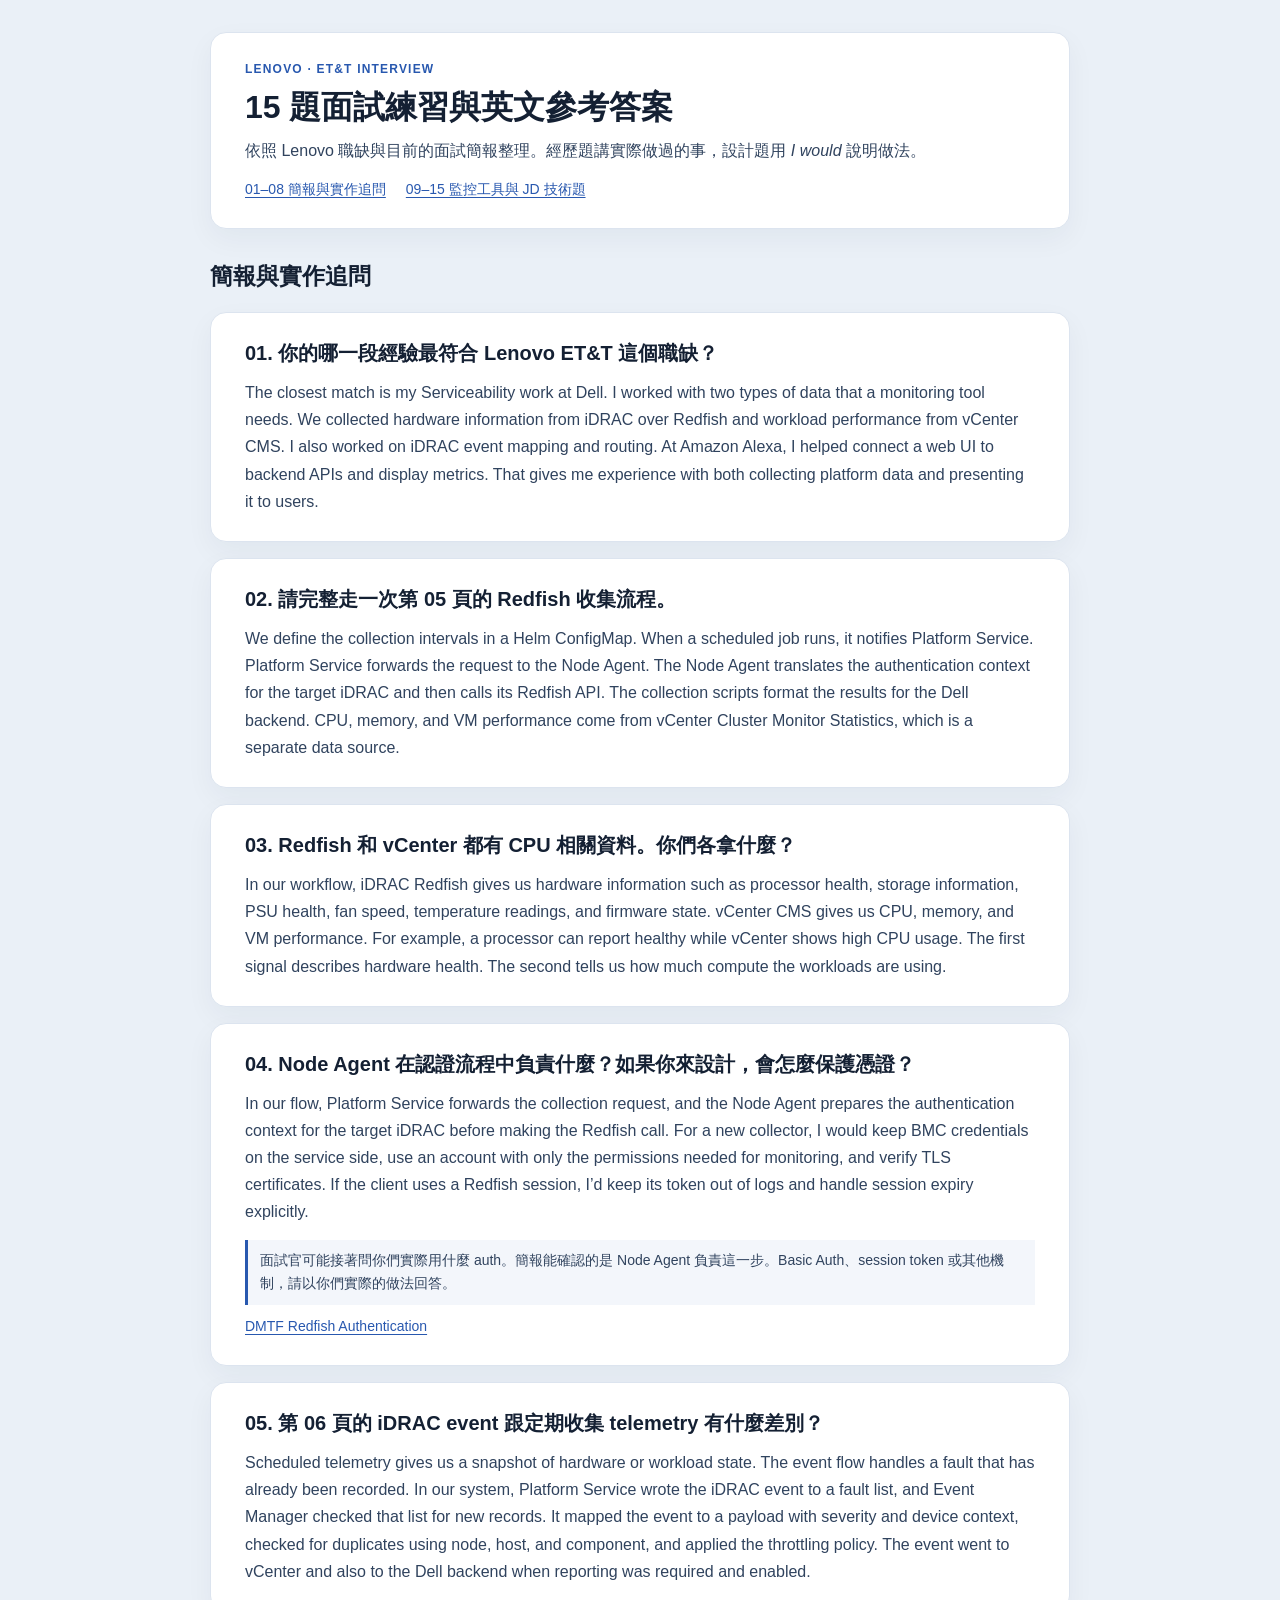
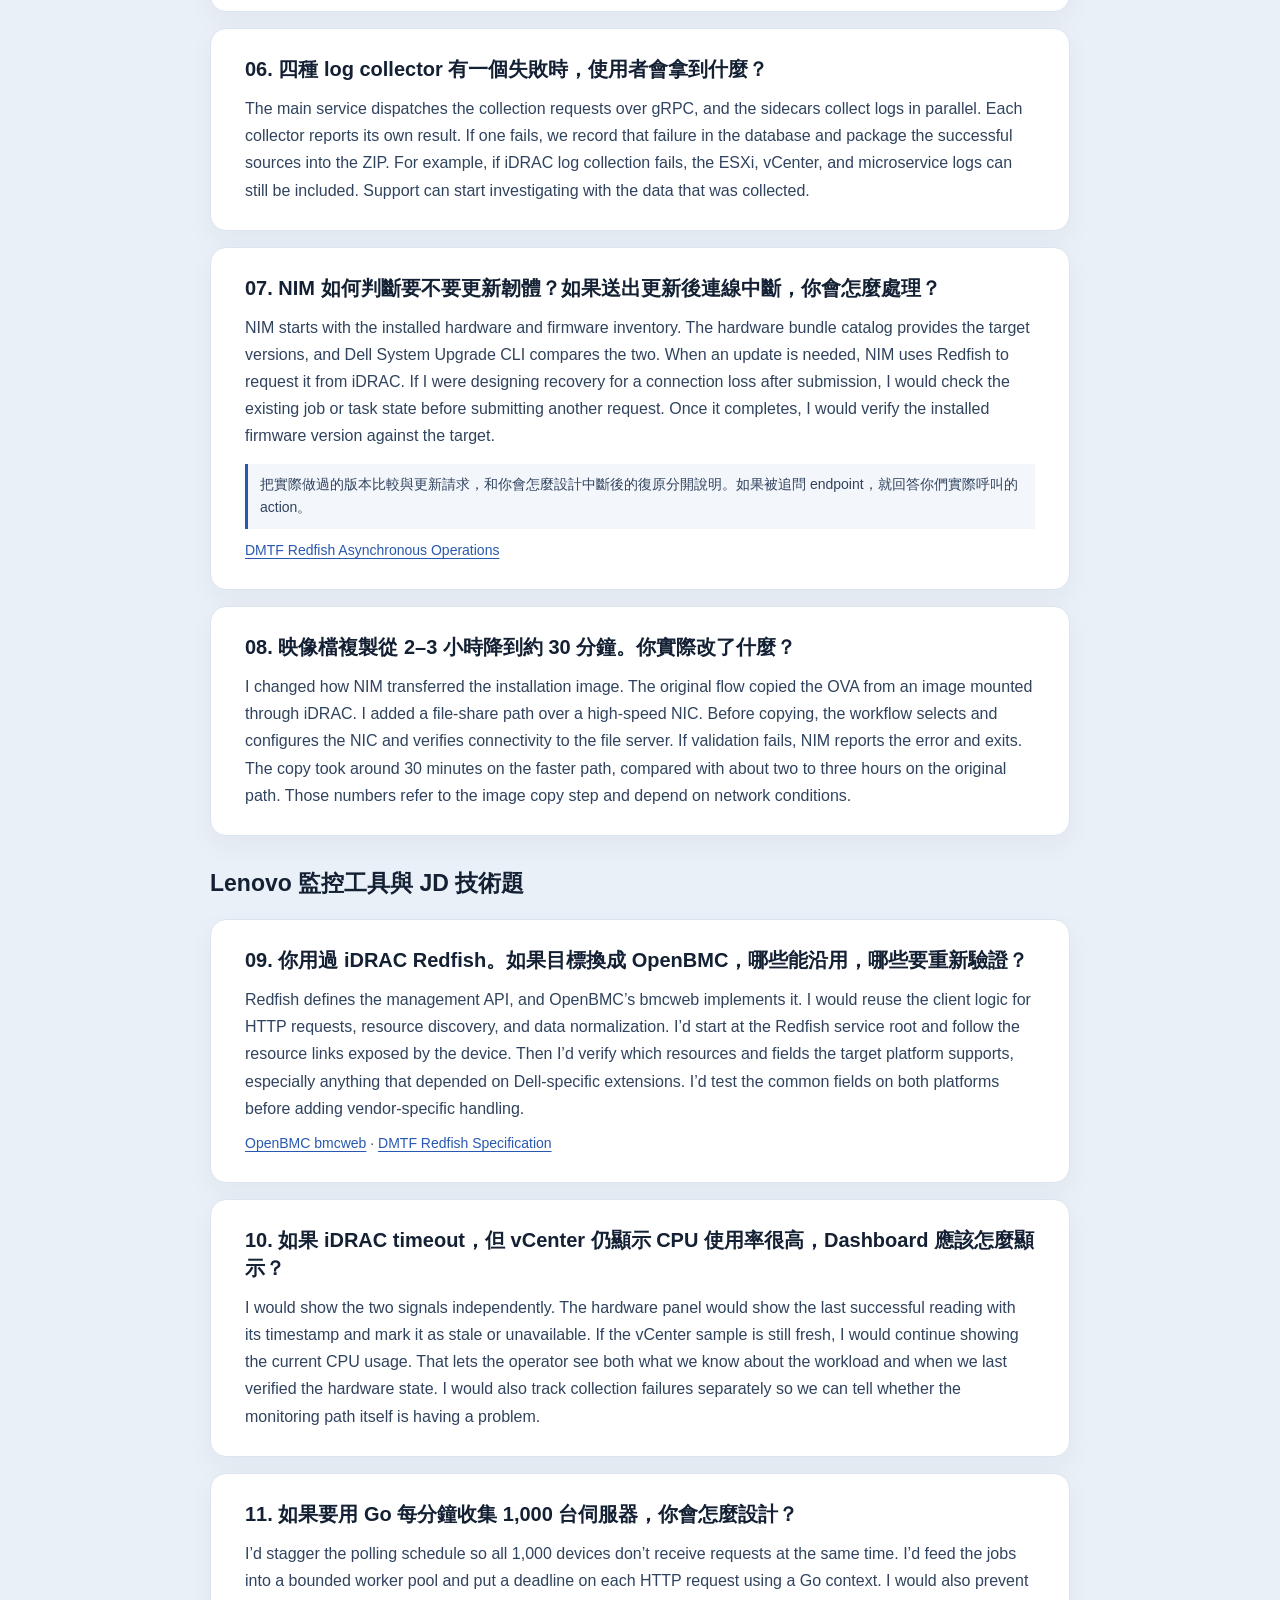
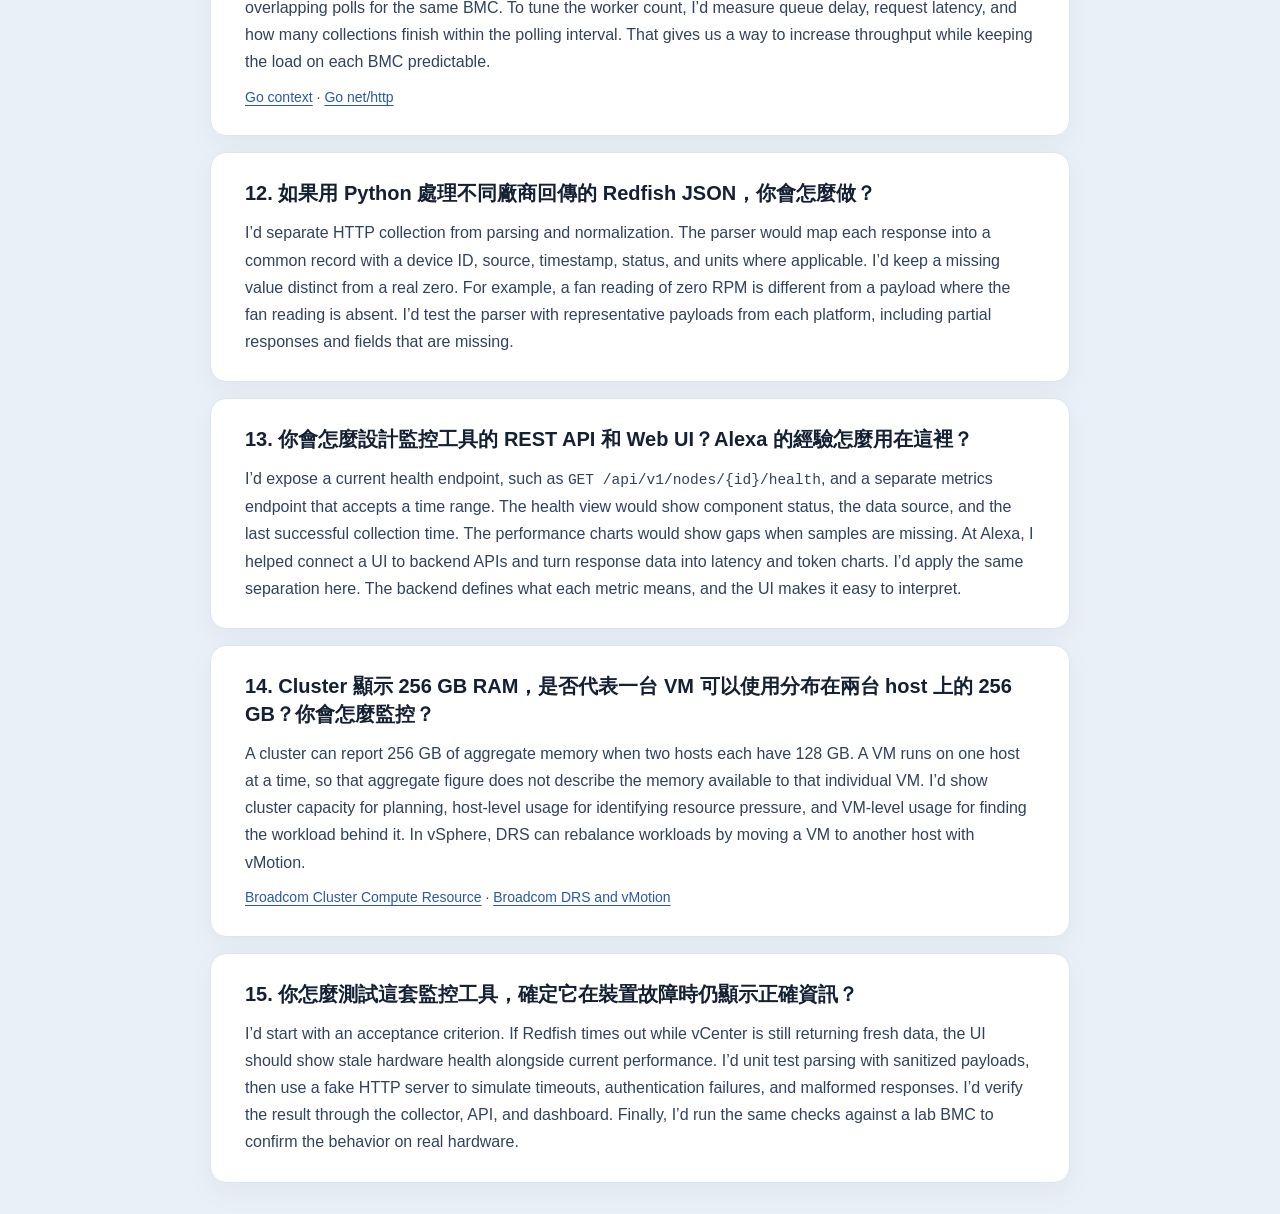
<file: Lenovo interview/lenovo-interview-en-qa.html>
<!doctype html>
<html lang="zh-Hant">
<head>
<meta charset="utf-8">
<meta name="viewport" content="width=device-width, initial-scale=1">
<title>Lenovo ET&amp;T Interview · 15 Practice Questions</title>
<style>
  :root {
    --ink: #142033;
    --muted: #526179;
    --blue: #2858af;
    --line: #dce4ef;
    --wash: #f3f6fb;
  }
  * { box-sizing: border-box; }
  body {
    margin: 0;
    background: #eaf0f7;
    color: var(--ink);
    font: 16px/1.7 Inter, -apple-system, BlinkMacSystemFont, "Segoe UI", sans-serif;
  }
  main { max-width: 900px; margin: 32px auto; padding: 0 20px; }
  .intro, .qa-card {
    margin: 16px 0;
    padding: 26px 34px;
    border: 1px solid var(--line);
    border-radius: 16px;
    background: #fff;
    box-shadow: 0 10px 28px #1a2d480c;
  }
  .eyebrow { color: var(--blue); font-size: 12px; font-weight: 750; letter-spacing: .1em; text-transform: uppercase; }
  h1 { margin: 8px 0; font-size: 32px; line-height: 1.3; }
  h2 { margin: 28px 0 10px; font-size: 23px; }
  h3 { margin: 0 0 12px; font-size: 20px; line-height: 1.4; }
  .intro p, .qa-card p { margin: 0; color: #30435e; }
  .qa-card .note { margin-top: 14px; padding: 9px 12px; border-left: 3px solid var(--blue); background: var(--wash); font-size: 14px; }
  .qa-card .references { margin-top: 10px; font-size: 14px; }
  nav { display: flex; flex-wrap: wrap; gap: 4px 20px; margin-top: 14px; font-size: 14px; }
  a { color: var(--blue); text-underline-offset: .18em; }
  code { overflow-wrap: anywhere; font-size: .91em; }
  @media screen and (max-width: 600px) {
    main { margin: 16px auto; padding: 0 12px; }
    .intro, .qa-card { padding: 18px; }
    h1 { font-size: 26px; }
  }
  @media print {
    body { background: white; }
    main { max-width: none; margin: 0; padding: 0; }
    .intro, .qa-card { box-shadow: none; border-radius: 0; break-inside: avoid; margin: 0 0 12px; padding: 16px; }
    h2 { break-after: avoid; }
    nav { display: none; }
  }
</style>
</head>
<body>
<main>
  <header class="intro">
    <div class="eyebrow" lang="en">Lenovo · ET&amp;T Interview</div>
    <h1>15 題面試練習與英文參考答案</h1>
    <p>依照 Lenovo 職缺與目前的面試簡報整理。經歷題講實際做過的事，設計題用 <em lang="en">I would</em> 說明做法。</p>
    <nav aria-label="題目分類">
      <a href="#experience">01–08 簡報與實作追問</a>
      <a href="#design">09–15 監控工具與 JD 技術題</a>
    </nav>
  </header>

  <section aria-labelledby="experience">
    <h2 id="experience">簡報與實作追問</h2>

    <article class="qa-card">
      <h3>01. 你的哪一段經驗最符合 Lenovo ET&amp;T 這個職缺？</h3>
      <p lang="en">The closest match is my Serviceability work at Dell. I worked with two types of data that a monitoring tool needs. We collected hardware information from iDRAC over Redfish and workload performance from vCenter CMS. I also worked on iDRAC event mapping and routing. At Amazon Alexa, I helped connect a web UI to backend APIs and display metrics. That gives me experience with both collecting platform data and presenting it to users.</p>
    </article>

    <article class="qa-card">
      <h3>02. 請完整走一次第 05 頁的 Redfish 收集流程。</h3>
      <p lang="en">We define the collection intervals in a Helm ConfigMap. When a scheduled job runs, it notifies Platform Service. Platform Service forwards the request to the Node Agent. The Node Agent translates the authentication context for the target iDRAC and then calls its Redfish API. The collection scripts format the results for the Dell backend. CPU, memory, and VM performance come from vCenter Cluster Monitor Statistics, which is a separate data source.</p>
    </article>

    <article class="qa-card">
      <h3>03. Redfish 和 vCenter 都有 CPU 相關資料。你們各拿什麼？</h3>
      <p lang="en">In our workflow, iDRAC Redfish gives us hardware information such as processor health, storage information, PSU health, fan speed, temperature readings, and firmware state. vCenter CMS gives us CPU, memory, and VM performance. For example, a processor can report healthy while vCenter shows high CPU usage. The first signal describes hardware health. The second tells us how much compute the workloads are using.</p>
    </article>

    <article class="qa-card">
      <h3>04. Node Agent 在認證流程中負責什麼？如果你來設計，會怎麼保護憑證？</h3>
      <p lang="en">In our flow, Platform Service forwards the collection request, and the Node Agent prepares the authentication context for the target iDRAC before making the Redfish call. For a new collector, I would keep BMC credentials on the service side, use an account with only the permissions needed for monitoring, and verify TLS certificates. If the client uses a Redfish session, I’d keep its token out of logs and handle session expiry explicitly.</p>
      <p class="note">面試官可能接著問你們實際用什麼 auth。簡報能確認的是 Node Agent 負責這一步。Basic Auth、session token 或其他機制，請以你們實際的做法回答。</p>
      <p class="references"><a href="https://redfish.dmtf.org/schemas/DSP0266_1.16.0.html#redfish-session-login-authentication" lang="en">DMTF Redfish Authentication</a></p>
    </article>

    <article class="qa-card">
      <h3>05. 第 06 頁的 iDRAC event 跟定期收集 telemetry 有什麼差別？</h3>
      <p lang="en">Scheduled telemetry gives us a snapshot of hardware or workload state. The event flow handles a fault that has already been recorded. In our system, Platform Service wrote the iDRAC event to a fault list, and Event Manager checked that list for new records. It mapped the event to a payload with severity and device context, checked for duplicates using node, host, and component, and applied the throttling policy. The event went to vCenter and also to the Dell backend when reporting was required and enabled.</p>
    </article>

    <article class="qa-card">
      <h3>06. 四種 log collector 有一個失敗時，使用者會拿到什麼？</h3>
      <p lang="en">The main service dispatches the collection requests over gRPC, and the sidecars collect logs in parallel. Each collector reports its own result. If one fails, we record that failure in the database and package the successful sources into the ZIP. For example, if iDRAC log collection fails, the ESXi, vCenter, and microservice logs can still be included. Support can start investigating with the data that was collected.</p>
    </article>

    <article class="qa-card">
      <h3>07. NIM 如何判斷要不要更新韌體？如果送出更新後連線中斷，你會怎麼處理？</h3>
      <p lang="en">NIM starts with the installed hardware and firmware inventory. The hardware bundle catalog provides the target versions, and Dell System Upgrade CLI compares the two. When an update is needed, NIM uses Redfish to request it from iDRAC. If I were designing recovery for a connection loss after submission, I would check the existing job or task state before submitting another request. Once it completes, I would verify the installed firmware version against the target.</p>
      <p class="note">把實際做過的版本比較與更新請求，和你會怎麼設計中斷後的復原分開說明。如果被追問 endpoint，就回答你們實際呼叫的 action。</p>
      <p class="references"><a href="https://redfish.dmtf.org/schemas/DSP0266_1.12.0.html#asynchronous-operations" lang="en">DMTF Redfish Asynchronous Operations</a></p>
    </article>

    <article class="qa-card">
      <h3>08. 映像檔複製從 2–3 小時降到約 30 分鐘。你實際改了什麼？</h3>
      <p lang="en">I changed how NIM transferred the installation image. The original flow copied the OVA from an image mounted through iDRAC. I added a file-share path over a high-speed NIC. Before copying, the workflow selects and configures the NIC and verifies connectivity to the file server. If validation fails, NIM reports the error and exits. The copy took around 30 minutes on the faster path, compared with about two to three hours on the original path. Those numbers refer to the image copy step and depend on network conditions.</p>
    </article>
  </section>

  <section aria-labelledby="design">
    <h2 id="design">Lenovo 監控工具與 JD 技術題</h2>

    <article class="qa-card">
      <h3>09. 你用過 iDRAC Redfish。如果目標換成 OpenBMC，哪些能沿用，哪些要重新驗證？</h3>
      <p lang="en">Redfish defines the management API, and OpenBMC’s bmcweb implements it. I would reuse the client logic for HTTP requests, resource discovery, and data normalization. I’d start at the Redfish service root and follow the resource links exposed by the device. Then I’d verify which resources and fields the target platform supports, especially anything that depended on Dell-specific extensions. I’d test the common fields on both platforms before adding vendor-specific handling.</p>
      <p class="references" lang="en"><a href="https://github.com/openbmc/bmcweb">OpenBMC bmcweb</a> · <a href="https://redfish.dmtf.org/schemas/DSP0266_1.16.0.html">DMTF Redfish Specification</a></p>
    </article>

    <article class="qa-card">
      <h3>10. 如果 iDRAC timeout，但 vCenter 仍顯示 CPU 使用率很高，Dashboard 應該怎麼顯示？</h3>
      <p lang="en">I would show the two signals independently. The hardware panel would show the last successful reading with its timestamp and mark it as stale or unavailable. If the vCenter sample is still fresh, I would continue showing the current CPU usage. That lets the operator see both what we know about the workload and when we last verified the hardware state. I would also track collection failures separately so we can tell whether the monitoring path itself is having a problem.</p>
    </article>

    <article class="qa-card">
      <h3>11. 如果要用 Go 每分鐘收集 1,000 台伺服器，你會怎麼設計？</h3>
      <p lang="en">I’d stagger the polling schedule so all 1,000 devices don’t receive requests at the same time. I’d feed the jobs into a bounded worker pool and put a deadline on each HTTP request using a Go context. I would also prevent overlapping polls for the same BMC. To tune the worker count, I’d measure queue delay, request latency, and how many collections finish within the polling interval. That gives us a way to increase throughput while keeping the load on each BMC predictable.</p>
      <p class="references" lang="en"><a href="https://pkg.go.dev/context">Go context</a> · <a href="https://pkg.go.dev/net/http">Go net/http</a></p>
    </article>

    <article class="qa-card">
      <h3>12. 如果用 Python 處理不同廠商回傳的 Redfish JSON，你會怎麼做？</h3>
      <p lang="en">I’d separate HTTP collection from parsing and normalization. The parser would map each response into a common record with a device ID, source, timestamp, status, and units where applicable. I’d keep a missing value distinct from a real zero. For example, a fan reading of zero RPM is different from a payload where the fan reading is absent. I’d test the parser with representative payloads from each platform, including partial responses and fields that are missing.</p>
    </article>

    <article class="qa-card">
      <h3>13. 你會怎麼設計監控工具的 REST API 和 Web UI？Alexa 的經驗怎麼用在這裡？</h3>
      <p lang="en">I’d expose a current health endpoint, such as <code>GET /api/v1/nodes/{id}/health</code>, and a separate metrics endpoint that accepts a time range. The health view would show component status, the data source, and the last successful collection time. The performance charts would show gaps when samples are missing. At Alexa, I helped connect a UI to backend APIs and turn response data into latency and token charts. I’d apply the same separation here. The backend defines what each metric means, and the UI makes it easy to interpret.</p>
    </article>

    <article class="qa-card">
      <h3>14. Cluster 顯示 256 GB RAM，是否代表一台 VM 可以使用分布在兩台 host 上的 256 GB？你會怎麼監控？</h3>
      <p lang="en">A cluster can report 256 GB of aggregate memory when two hosts each have 128 GB. A VM runs on one host at a time, so that aggregate figure does not describe the memory available to that individual VM. I’d show cluster capacity for planning, host-level usage for identifying resource pressure, and VM-level usage for finding the workload behind it. In vSphere, DRS can rebalance workloads by moving a VM to another host with vMotion.</p>
      <p class="references" lang="en"><a href="https://developer.broadcom.com/xapis/virtual-infrastructure-json-api/latest/virtual-infrastructure/cluster-compute-resource/">Broadcom Cluster Compute Resource</a> · <a href="https://knowledge.broadcom.com/external/article?articleNumber=318908">Broadcom DRS and vMotion</a></p>
    </article>

    <article class="qa-card">
      <h3>15. 你怎麼測試這套監控工具，確定它在裝置故障時仍顯示正確資訊？</h3>
      <p lang="en">I’d start with an acceptance criterion. If Redfish times out while vCenter is still returning fresh data, the UI should show stale hardware health alongside current performance. I’d unit test parsing with sanitized payloads, then use a fake HTTP server to simulate timeouts, authentication failures, and malformed responses. I’d verify the result through the collector, API, and dashboard. Finally, I’d run the same checks against a lab BMC to confirm the behavior on real hardware.</p>
    </article>
  </section>
</main>
</body>
</html>
</file>
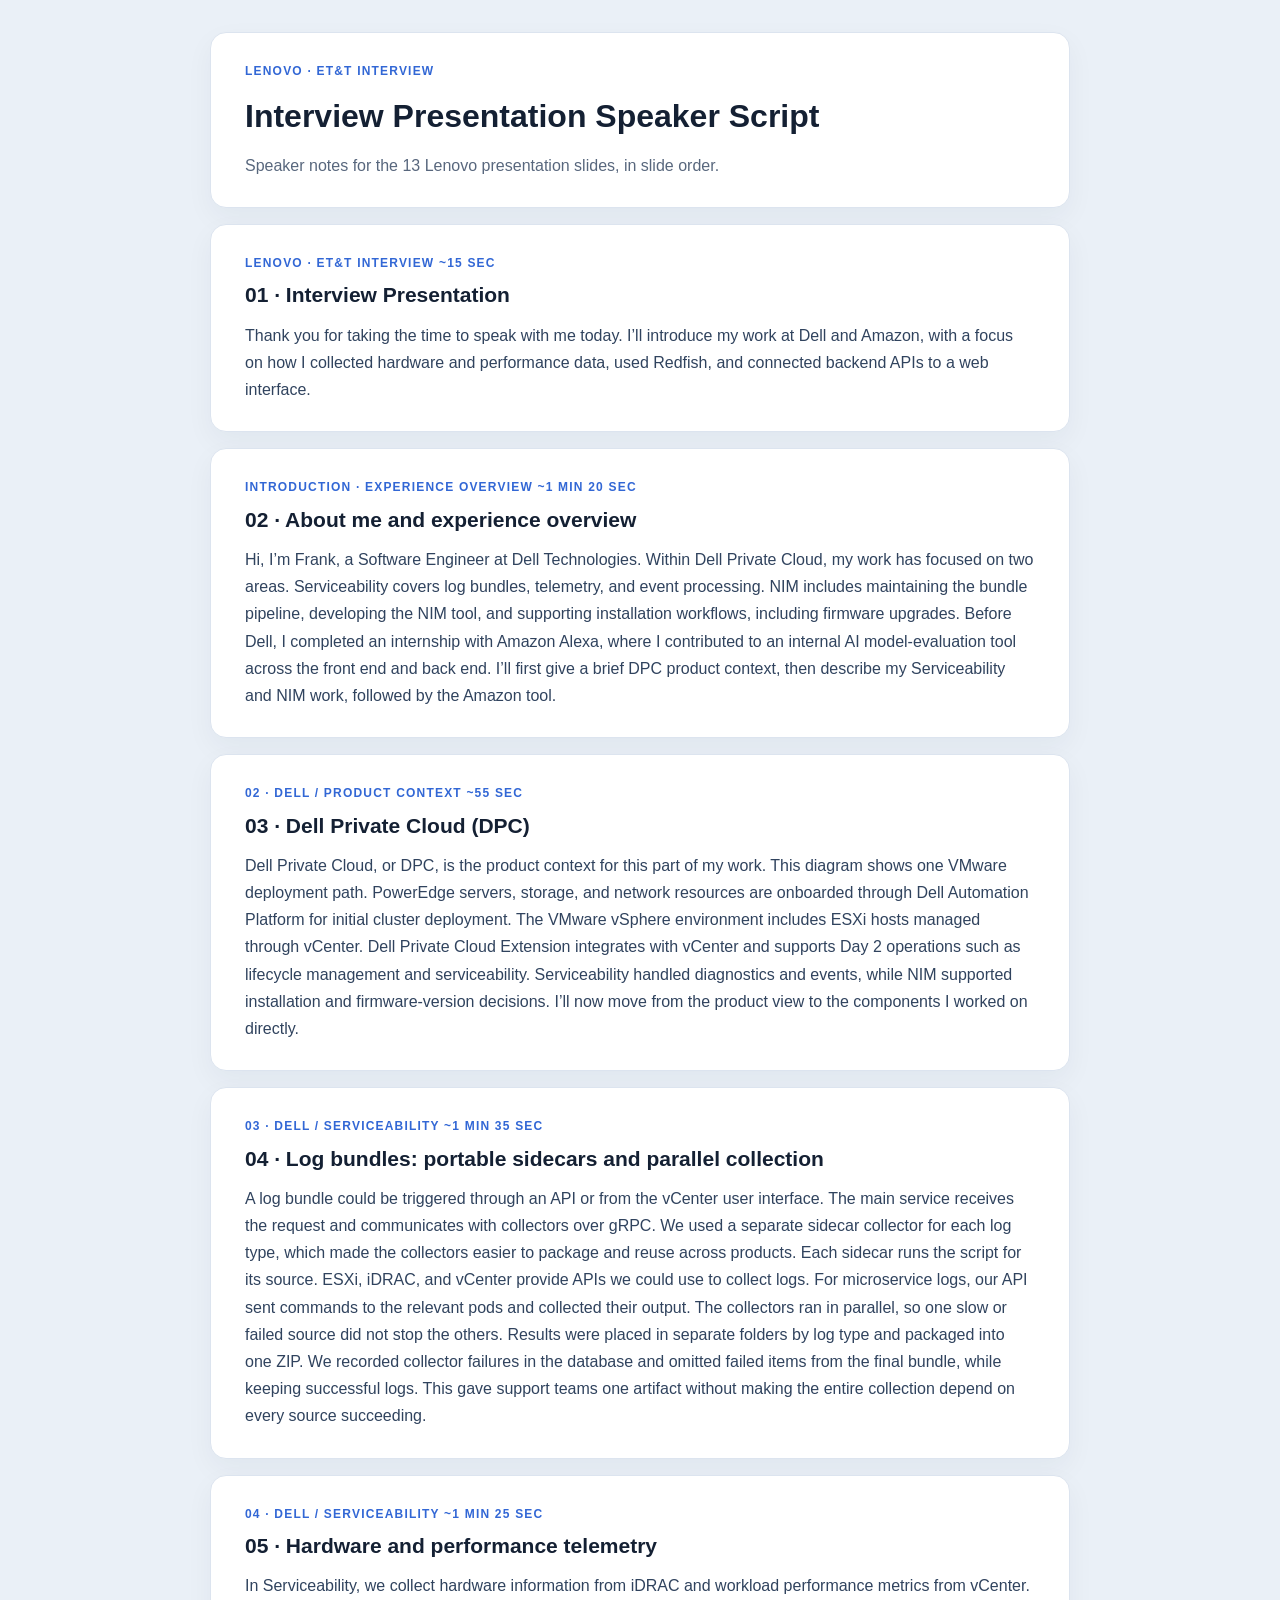
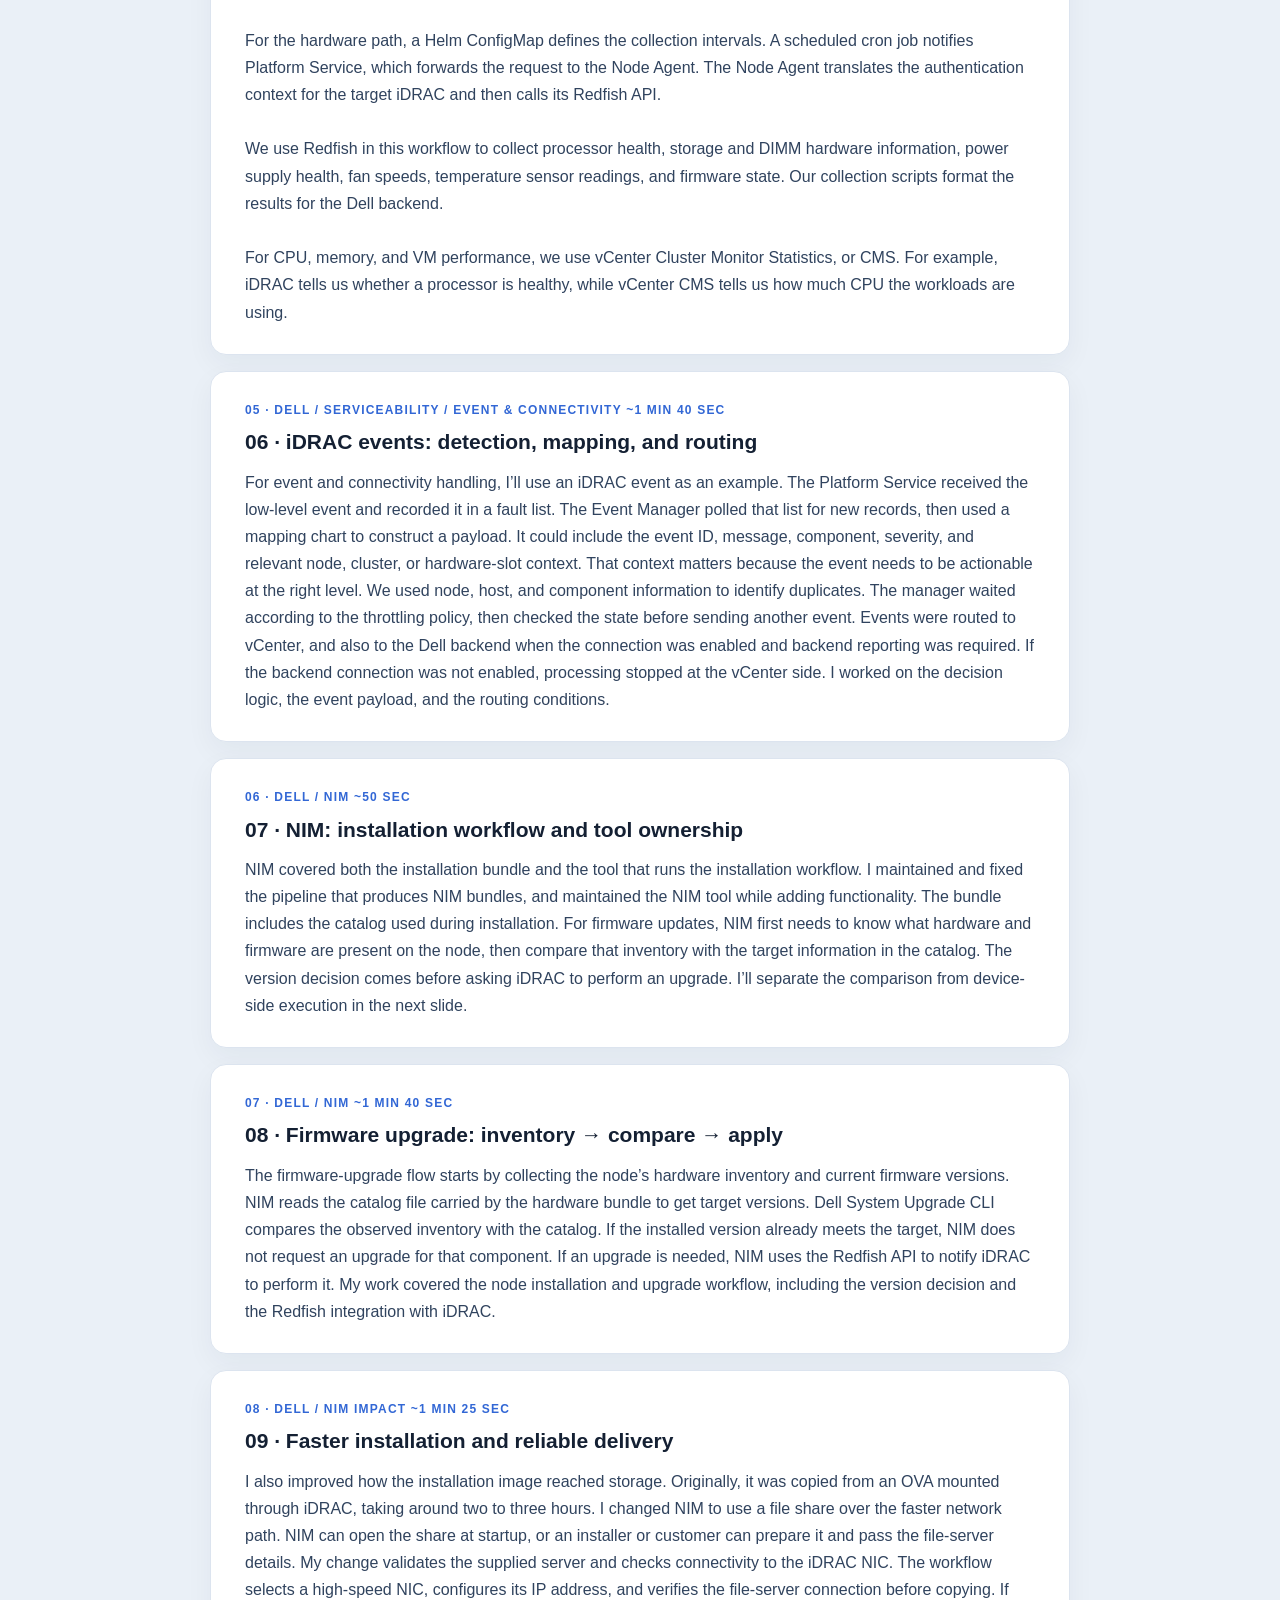
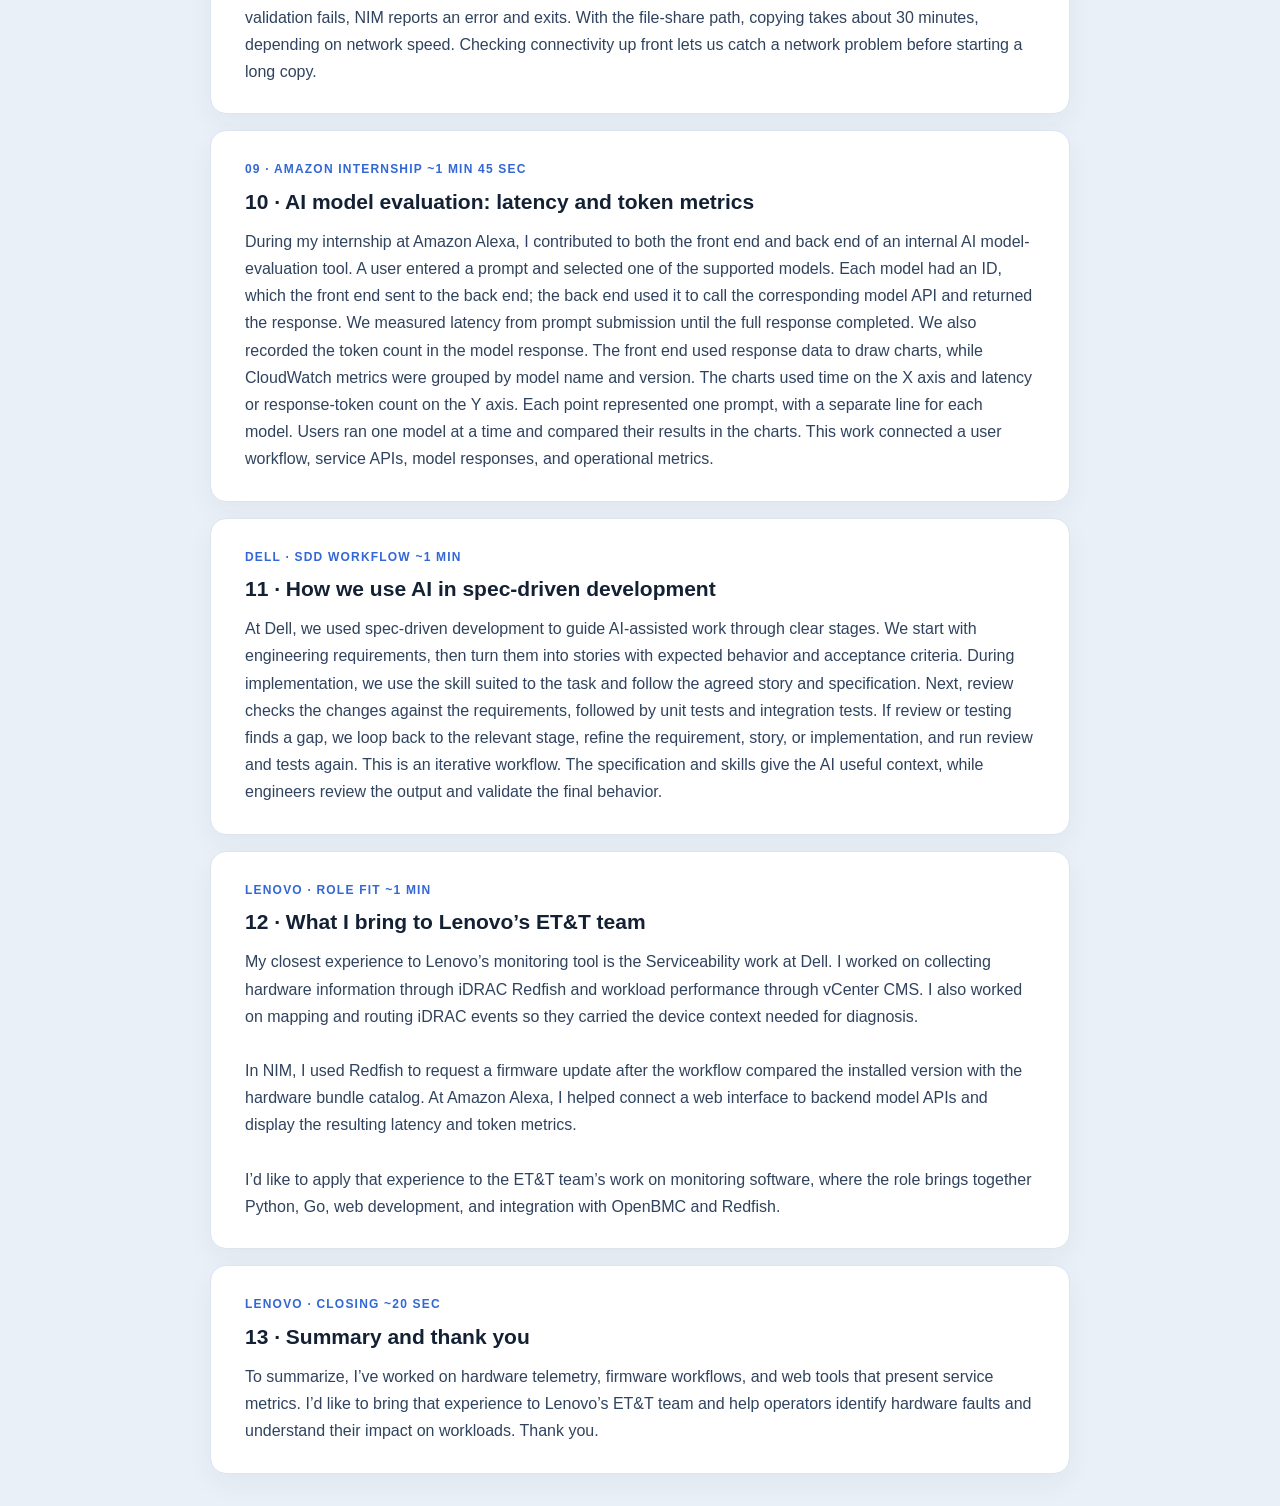
<file: Lenovo interview/lenovo-interview-en-script.html>
<!doctype html>
<html lang="en">
<head>
<meta charset="utf-8"><meta name="viewport" content="width=device-width,initial-scale=1">
<title>Lenovo Interview Presentation · Speaker Script</title>
<style>
:root{--ink:#142033;--muted:#58677d;--blue:#3267d5;--line:#dce4ef;--wash:#f3f6fb}
*{box-sizing:border-box}body{margin:0;background:#eaf0f7;color:var(--ink);font:16px/1.7 Inter,-apple-system,BlinkMacSystemFont,"Segoe UI",sans-serif}
main{max-width:900px;margin:32px auto;padding:0 20px}.intro,.slide-note{background:#fff;border:1px solid var(--line);border-radius:16px;padding:28px 34px;margin:16px 0;box-shadow:0 10px 28px #1a2d480c}
.eyebrow{color:var(--blue);font-size:12px;font-weight:750;letter-spacing:.1em;text-transform:uppercase}.intro h1{font-size:32px;margin:8px 0}.intro p{color:var(--muted);margin:0}.slide-note h2{font-size:21px;line-height:1.35;margin:8px 0 12px}.slide-note p{margin:0;color:#30435e;white-space:pre-line}
@media print{body{background:#fff}main{max-width:none;margin:0;padding:0 8px}.intro,.slide-note{box-shadow:none;border-radius:0;break-inside:avoid;margin:0 0 12px;padding:18px}.intro h1{font-size:25px}}
</style></head><body><main>
<header class="intro"><div class="eyebrow">Lenovo · ET&amp;T Interview</div><h1>Interview Presentation Speaker Script</h1><p>Speaker notes for the 13 Lenovo presentation slides, in slide order.</p></header>
<section class="slide-note">
  <div class="eyebrow">Lenovo · ET&amp;T interview ~15 sec</div>
  <h2>01 · Interview Presentation</h2>
  <p>Thank you for taking the time to speak with me today. I’ll introduce my work at Dell and Amazon, with a focus on how I collected hardware and performance data, used Redfish, and connected backend APIs to a web interface.</p>
</section>
<section class="slide-note"><div class="eyebrow">Introduction · Experience overview ~1 min 20 sec</div><h2>02 · About me and experience overview</h2><p>Hi, I’m Frank, a Software Engineer at Dell Technologies. Within Dell Private Cloud, my work has focused on two areas. Serviceability covers log bundles, telemetry, and event processing. NIM includes maintaining the bundle pipeline, developing the NIM tool, and supporting installation workflows, including firmware upgrades. Before Dell, I completed an internship with Amazon Alexa, where I contributed to an internal AI model-evaluation tool across the front end and back end. I’ll first give a brief DPC product context, then describe my Serviceability and NIM work, followed by the Amazon tool.</p></section>

<section class="slide-note"><div class="eyebrow">02 · Dell / Product context ~55 sec</div><h2>03 · Dell Private Cloud (DPC)</h2><p>Dell Private Cloud, or DPC, is the product context for this part of my work. This diagram shows one VMware deployment path. PowerEdge servers, storage, and network resources are onboarded through Dell Automation Platform for initial cluster deployment. The VMware vSphere environment includes ESXi hosts managed through vCenter. Dell Private Cloud Extension integrates with vCenter and supports Day 2 operations such as lifecycle management and serviceability. Serviceability handled diagnostics and events, while NIM supported installation and firmware-version decisions. I’ll now move from the product view to the components I worked on directly.</p></section>
<section class="slide-note"><div class="eyebrow">03 · Dell / Serviceability ~1 min 35 sec</div><h2>04 · Log bundles: portable sidecars and parallel collection</h2><p>A log bundle could be triggered through an API or from the vCenter user interface. The main service receives the request and communicates with collectors over gRPC. We used a separate sidecar collector for each log type, which made the collectors easier to package and reuse across products. Each sidecar runs the script for its source. ESXi, iDRAC, and vCenter provide APIs we could use to collect logs. For microservice logs, our API sent commands to the relevant pods and collected their output. The collectors ran in parallel, so one slow or failed source did not stop the others. Results were placed in separate folders by log type and packaged into one ZIP. We recorded collector failures in the database and omitted failed items from the final bundle, while keeping successful logs. This gave support teams one artifact without making the entire collection depend on every source succeeding.</p></section>
<section class="slide-note">
  <div class="eyebrow">04 · Dell / Serviceability ~1 min 25 sec</div>
  <h2>05 · Hardware and performance telemetry</h2>
  <p>In Serviceability, we collect hardware information from iDRAC and workload performance metrics from vCenter.

For the hardware path, a Helm ConfigMap defines the collection intervals. A scheduled cron job notifies Platform Service, which forwards the request to the Node Agent. The Node Agent translates the authentication context for the target iDRAC and then calls its Redfish API.

We use Redfish in this workflow to collect processor health, storage and DIMM hardware information, power supply health, fan speeds, temperature sensor readings, and firmware state. Our collection scripts format the results for the Dell backend.

For CPU, memory, and VM performance, we use vCenter Cluster Monitor Statistics, or CMS. For example, iDRAC tells us whether a processor is healthy, while vCenter CMS tells us how much CPU the workloads are using.</p>
</section>
<section class="slide-note"><div class="eyebrow">05 · Dell / Serviceability / Event &amp; Connectivity ~1 min 40 sec</div><h2>06 · iDRAC events: detection, mapping, and routing</h2><p>For event and connectivity handling, I’ll use an iDRAC event as an example. The Platform Service received the low-level event and recorded it in a fault list. The Event Manager polled that list for new records, then used a mapping chart to construct a payload. It could include the event ID, message, component, severity, and relevant node, cluster, or hardware-slot context. That context matters because the event needs to be actionable at the right level. We used node, host, and component information to identify duplicates. The manager waited according to the throttling policy, then checked the state before sending another event. Events were routed to vCenter, and also to the Dell backend when the connection was enabled and backend reporting was required. If the backend connection was not enabled, processing stopped at the vCenter side. I worked on the decision logic, the event payload, and the routing conditions.</p></section>
<section class="slide-note"><div class="eyebrow">06 · Dell / NIM ~50 sec</div><h2>07 · NIM: installation workflow and tool ownership</h2><p>NIM covered both the installation bundle and the tool that runs the installation workflow. I maintained and fixed the pipeline that produces NIM bundles, and maintained the NIM tool while adding functionality. The bundle includes the catalog used during installation. For firmware updates, NIM first needs to know what hardware and firmware are present on the node, then compare that inventory with the target information in the catalog. The version decision comes before asking iDRAC to perform an upgrade. I’ll separate the comparison from device-side execution in the next slide.</p></section>
<section class="slide-note"><div class="eyebrow">07 · Dell / NIM ~1 min 40 sec</div><h2>08 · Firmware upgrade: inventory → compare → apply</h2><p>The firmware-upgrade flow starts by collecting the node’s hardware inventory and current firmware versions. NIM reads the catalog file carried by the hardware bundle to get target versions. Dell System Upgrade CLI compares the observed inventory with the catalog. If the installed version already meets the target, NIM does not request an upgrade for that component. If an upgrade is needed, NIM uses the Redfish API to notify iDRAC to perform it. My work covered the node installation and upgrade workflow, including the version decision and the Redfish integration with iDRAC.</p></section>
<section class="slide-note"><div class="eyebrow">08 · Dell / NIM impact ~1 min 25 sec</div><h2>09 · Faster installation and reliable delivery</h2><p>I also improved how the installation image reached storage. Originally, it was copied from an OVA mounted through iDRAC, taking around two to three hours. I changed NIM to use a file share over the faster network path. NIM can open the share at startup, or an installer or customer can prepare it and pass the file-server details. My change validates the supplied server and checks connectivity to the iDRAC NIC. The workflow selects a high-speed NIC, configures its IP address, and verifies the file-server connection before copying. If validation fails, NIM reports an error and exits. With the file-share path, copying takes about 30 minutes, depending on network speed. Checking connectivity up front lets us catch a network problem before starting a long copy.</p></section>
<section class="slide-note"><div class="eyebrow">09 · Amazon Internship ~1 min 45 sec</div><h2>10 · AI model evaluation: latency and token metrics</h2><p>During my internship at Amazon Alexa, I contributed to both the front end and back end of an internal AI model-evaluation tool. A user entered a prompt and selected one of the supported models. Each model had an ID, which the front end sent to the back end; the back end used it to call the corresponding model API and returned the response. We measured latency from prompt submission until the full response completed. We also recorded the token count in the model response. The front end used response data to draw charts, while CloudWatch metrics were grouped by model name and version. The charts used time on the X axis and latency or response-token count on the Y axis. Each point represented one prompt, with a separate line for each model. Users ran one model at a time and compared their results in the charts. This work connected a user workflow, service APIs, model responses, and operational metrics.</p></section>
<section class="slide-note"><div class="eyebrow">Dell · SDD workflow ~1 min</div><h2>11 · How we use AI in spec-driven development</h2><p>At Dell, we used spec-driven development to guide AI-assisted work through clear stages. We start with engineering requirements, then turn them into stories with expected behavior and acceptance criteria. During implementation, we use the skill suited to the task and follow the agreed story and specification. Next, review checks the changes against the requirements, followed by unit tests and integration tests. If review or testing finds a gap, we loop back to the relevant stage, refine the requirement, story, or implementation, and run review and tests again. This is an iterative workflow. The specification and skills give the AI useful context, while engineers review the output and validate the final behavior.</p></section>
<section class="slide-note">
  <div class="eyebrow">Lenovo · Role Fit ~1 min</div>
  <h2>12 · What I bring to Lenovo’s ET&amp;T team</h2>
  <p>My closest experience to Lenovo’s monitoring tool is the Serviceability work at Dell. I worked on collecting hardware information through iDRAC Redfish and workload performance through vCenter CMS. I also worked on mapping and routing iDRAC events so they carried the device context needed for diagnosis.

In NIM, I used Redfish to request a firmware update after the workflow compared the installed version with the hardware bundle catalog. At Amazon Alexa, I helped connect a web interface to backend model APIs and display the resulting latency and token metrics.

I’d like to apply that experience to the ET&amp;T team’s work on monitoring software, where the role brings together Python, Go, web development, and integration with OpenBMC and Redfish.</p>
</section>
<section class="slide-note">
  <div class="eyebrow">Lenovo · Closing ~20 sec</div>
  <h2>13 · Summary and thank you</h2>
  <p>To summarize, I’ve worked on hardware telemetry, firmware workflows, and web tools that present service metrics. I’d like to bring that experience to Lenovo’s ET&amp;T team and help operators identify hardware faults and understand their impact on workloads. Thank you.</p>
</section>
</main></body></html>
</file>
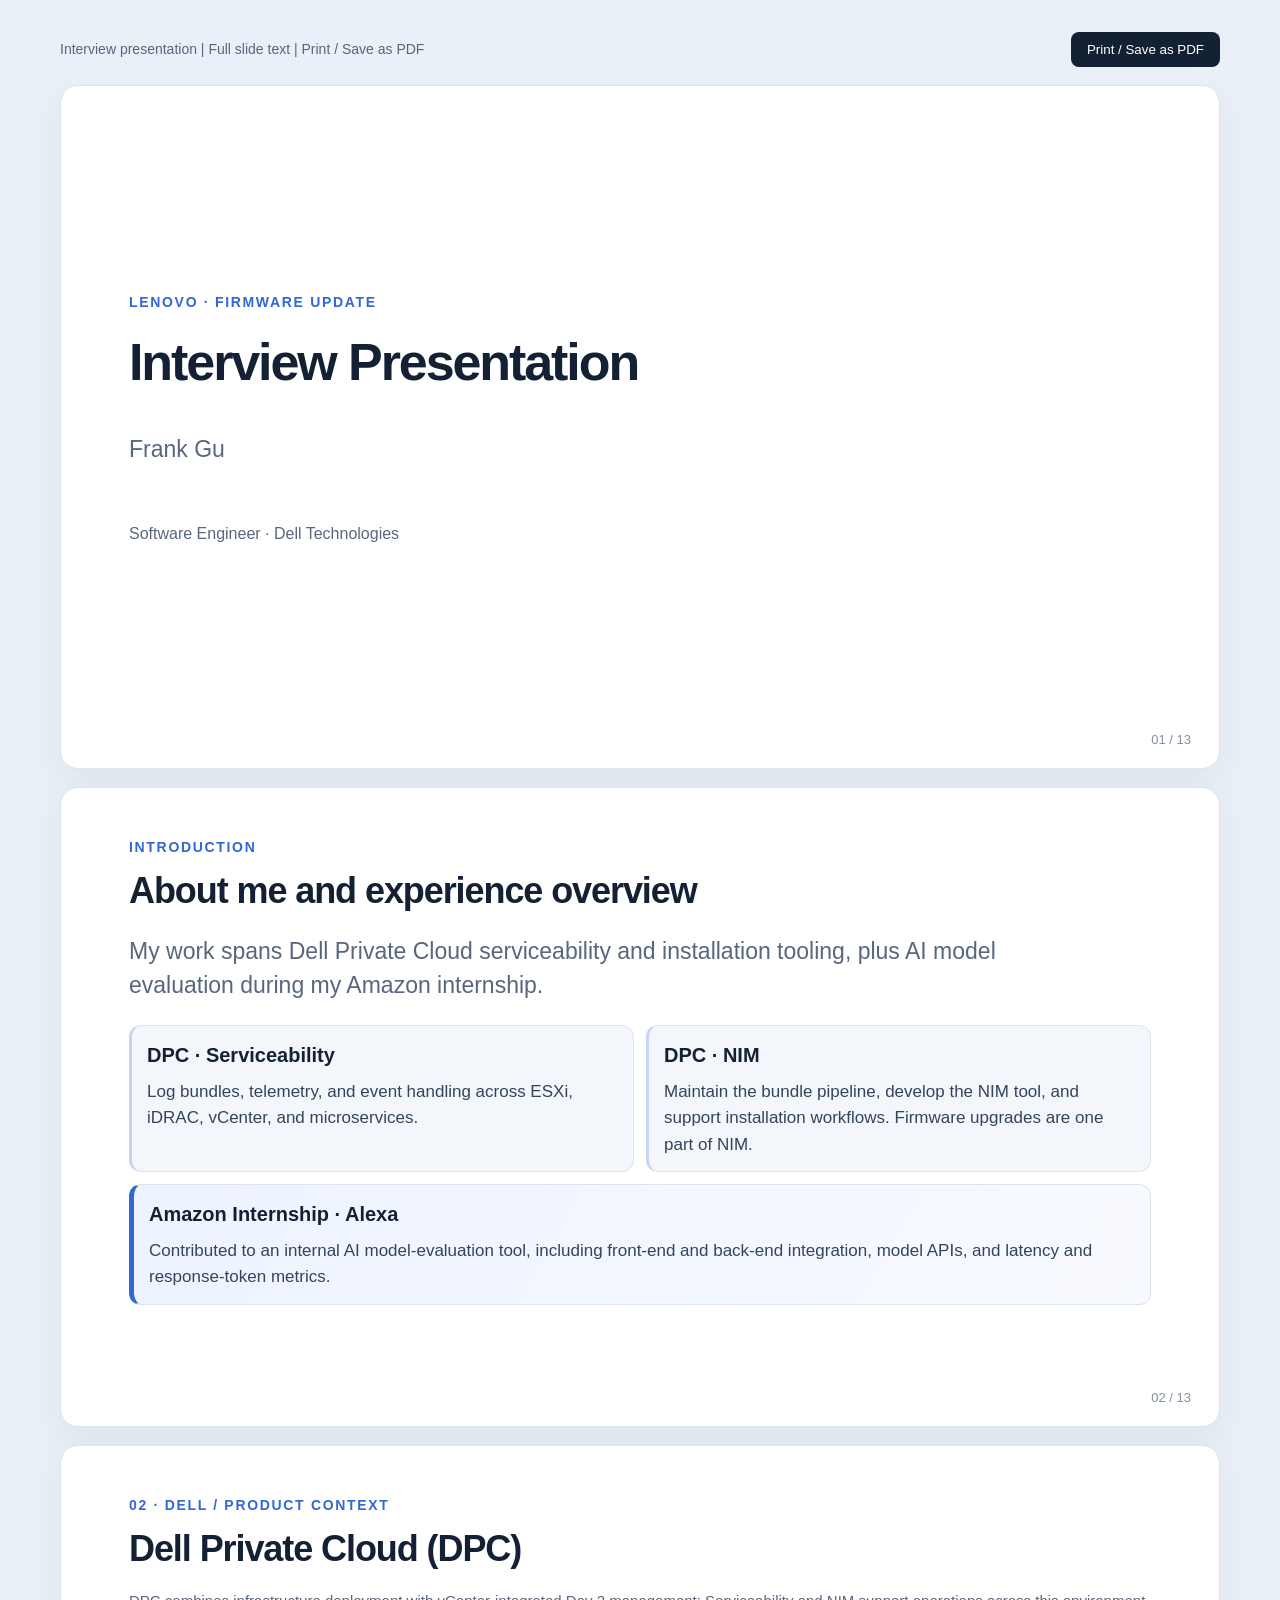
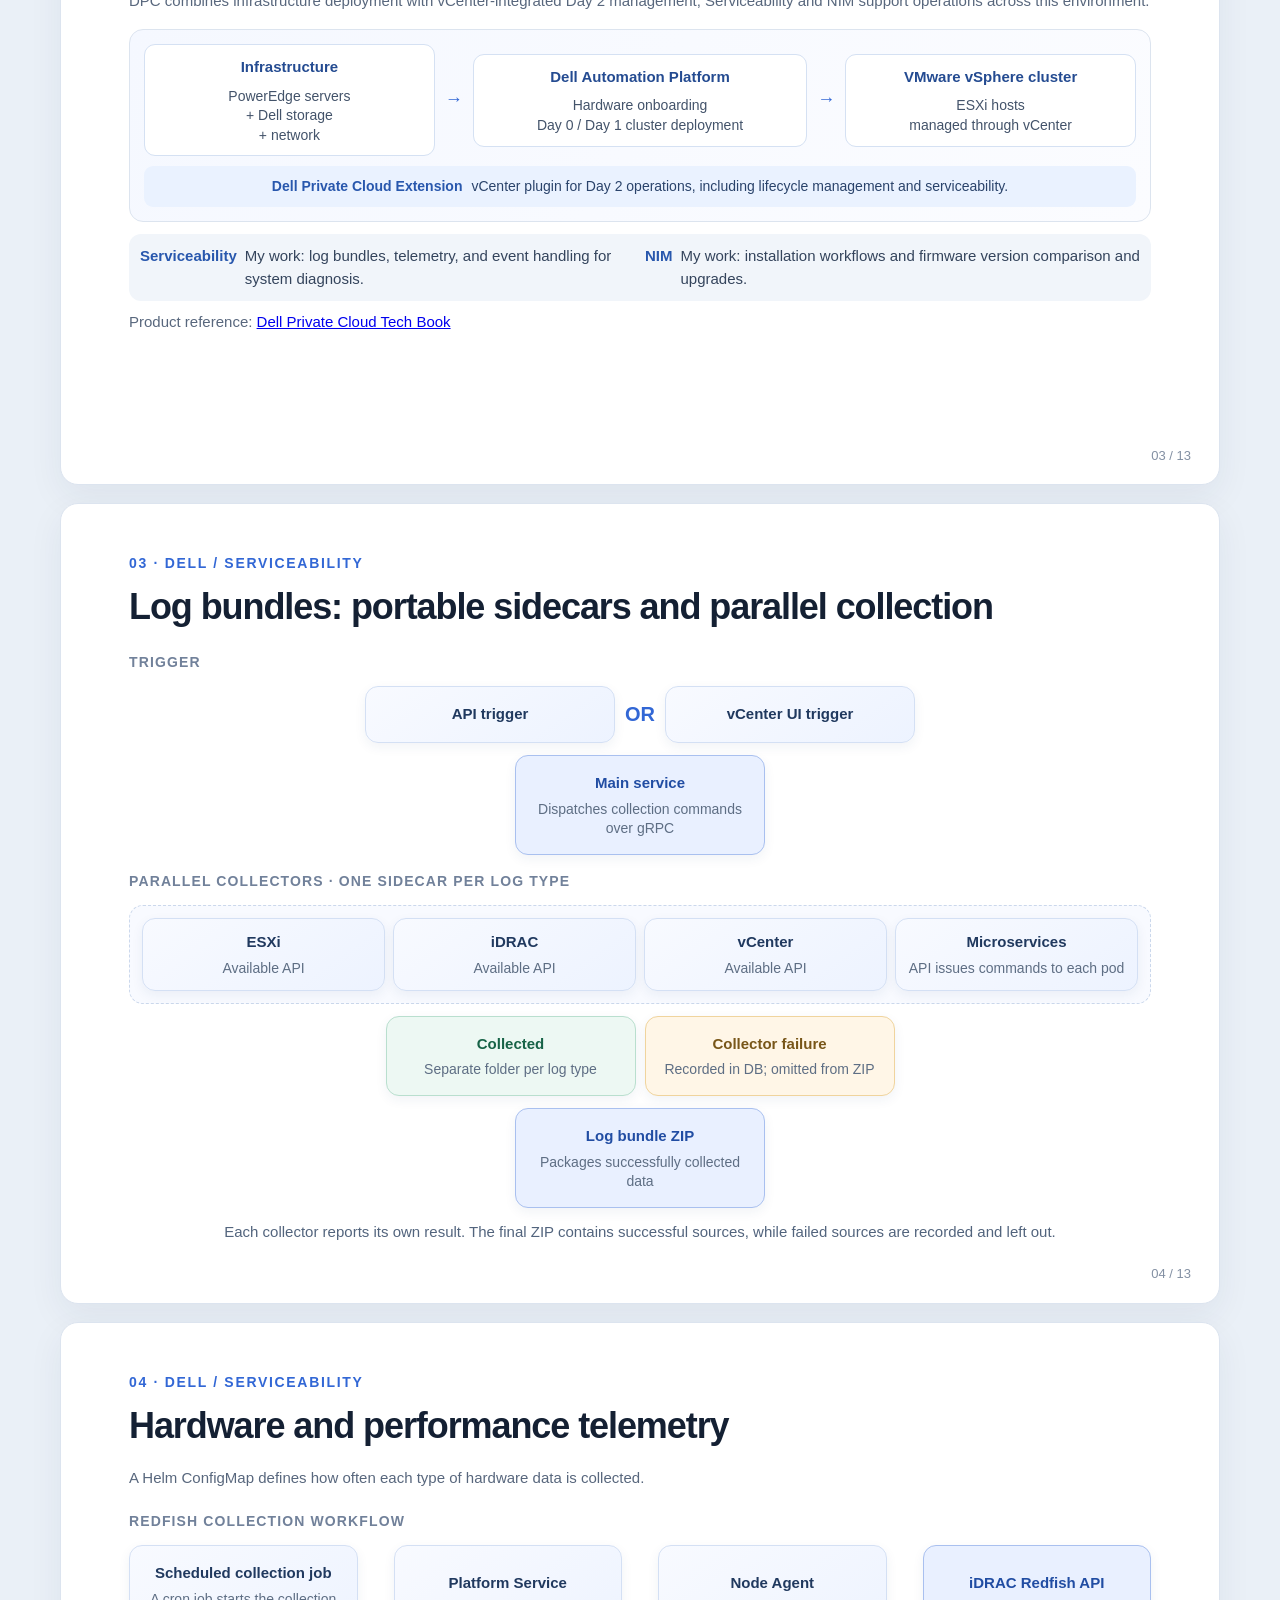
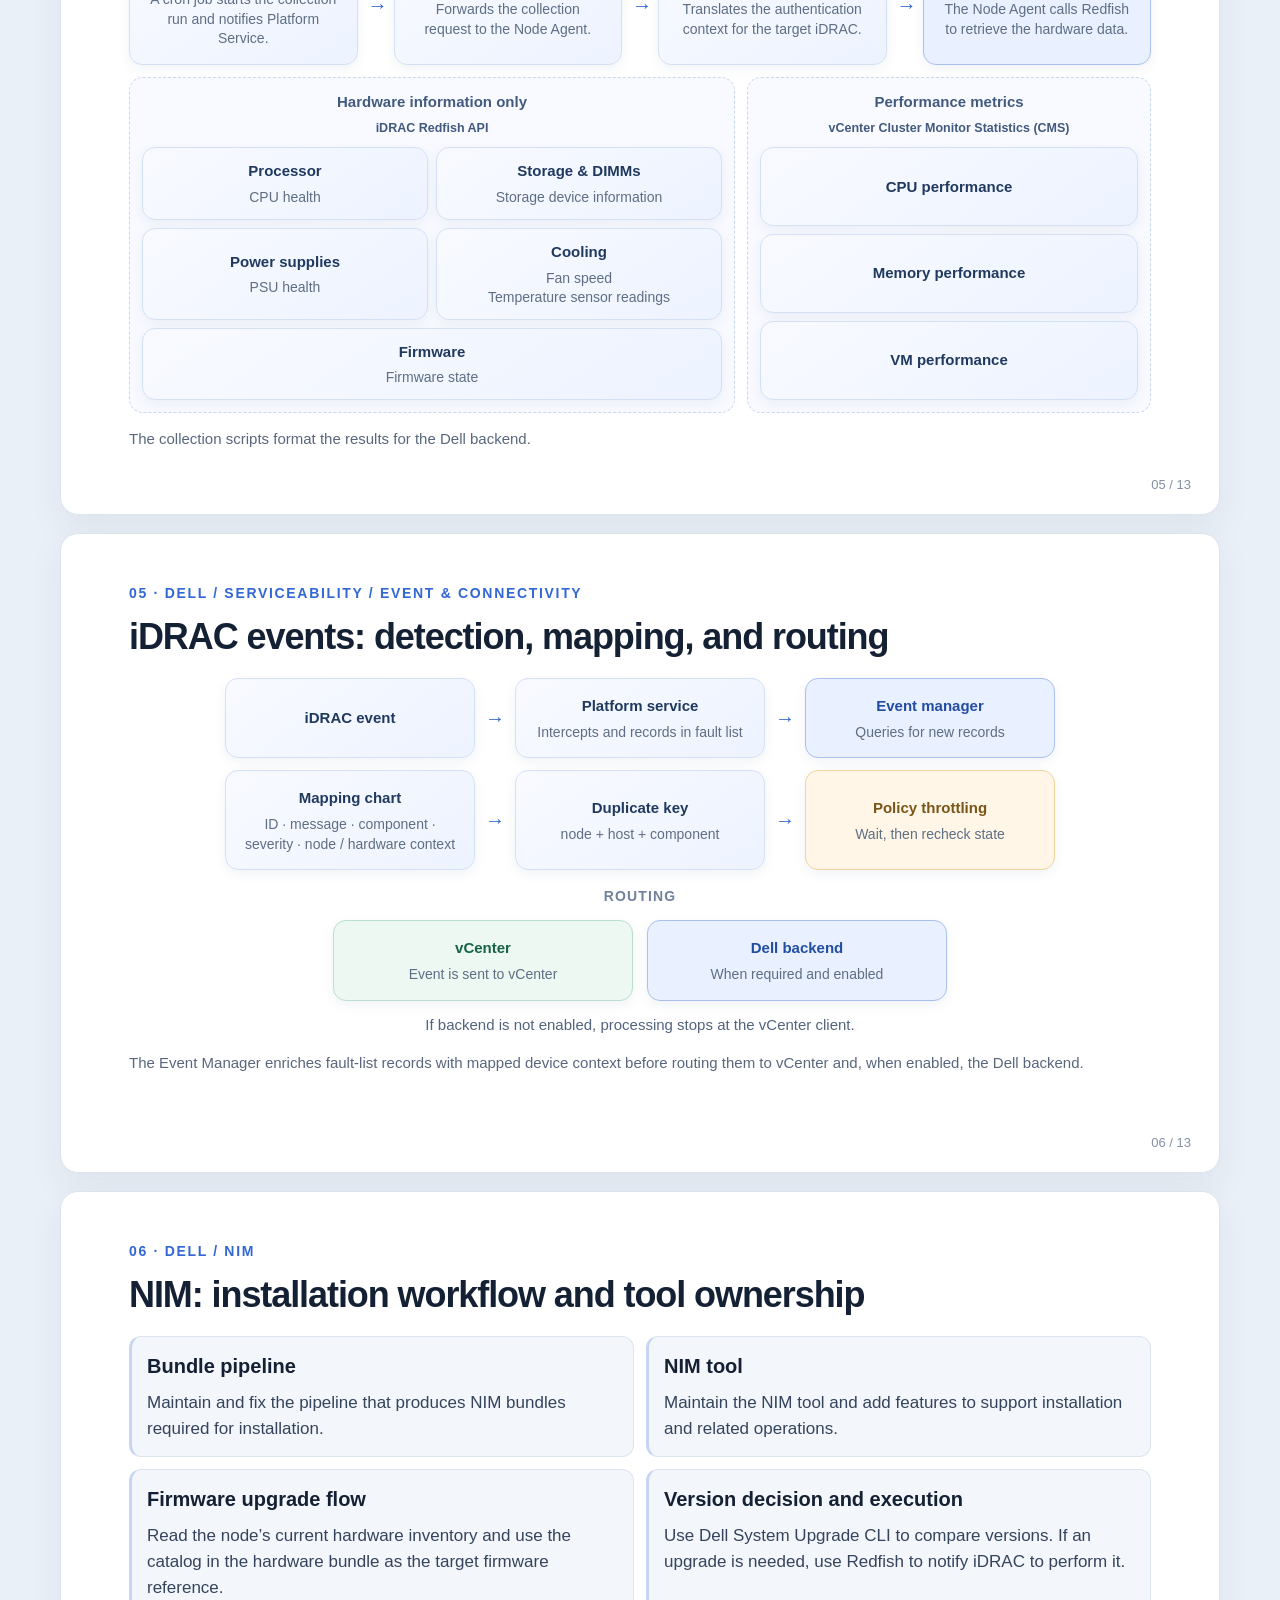
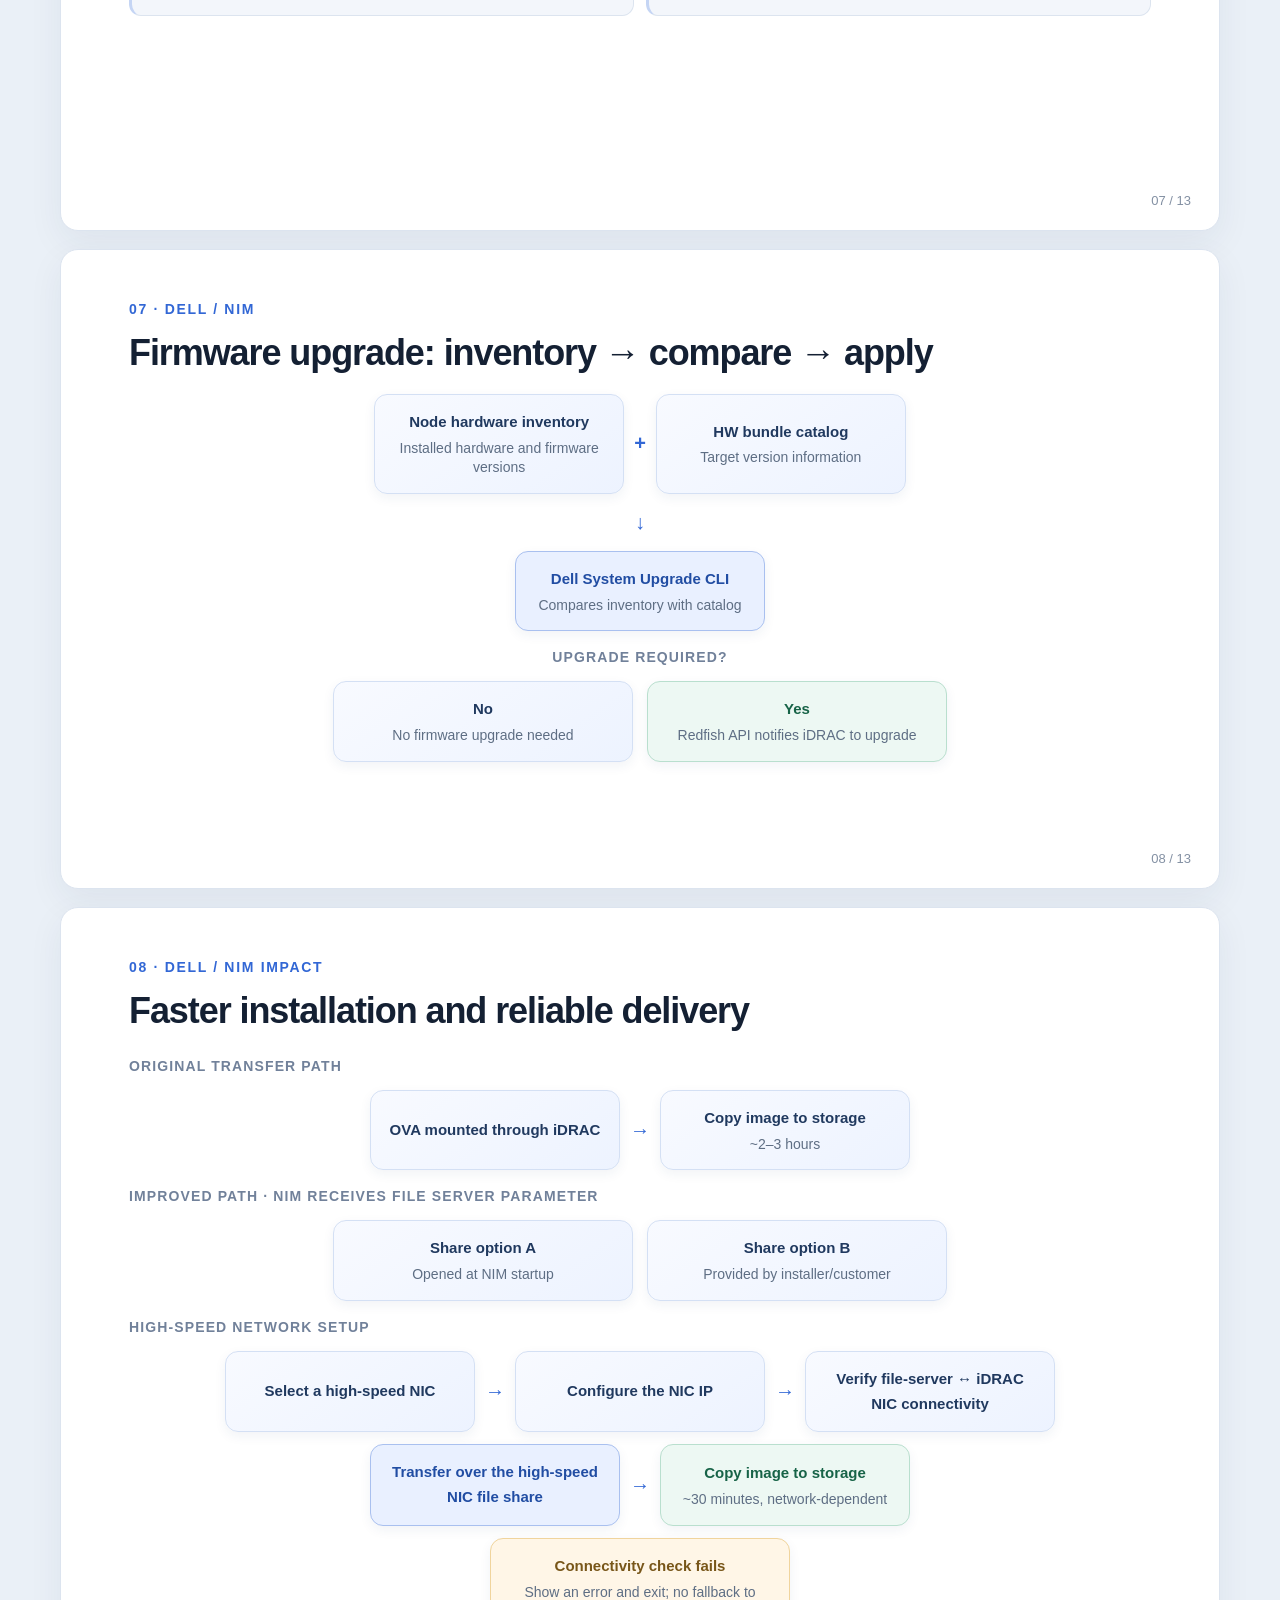
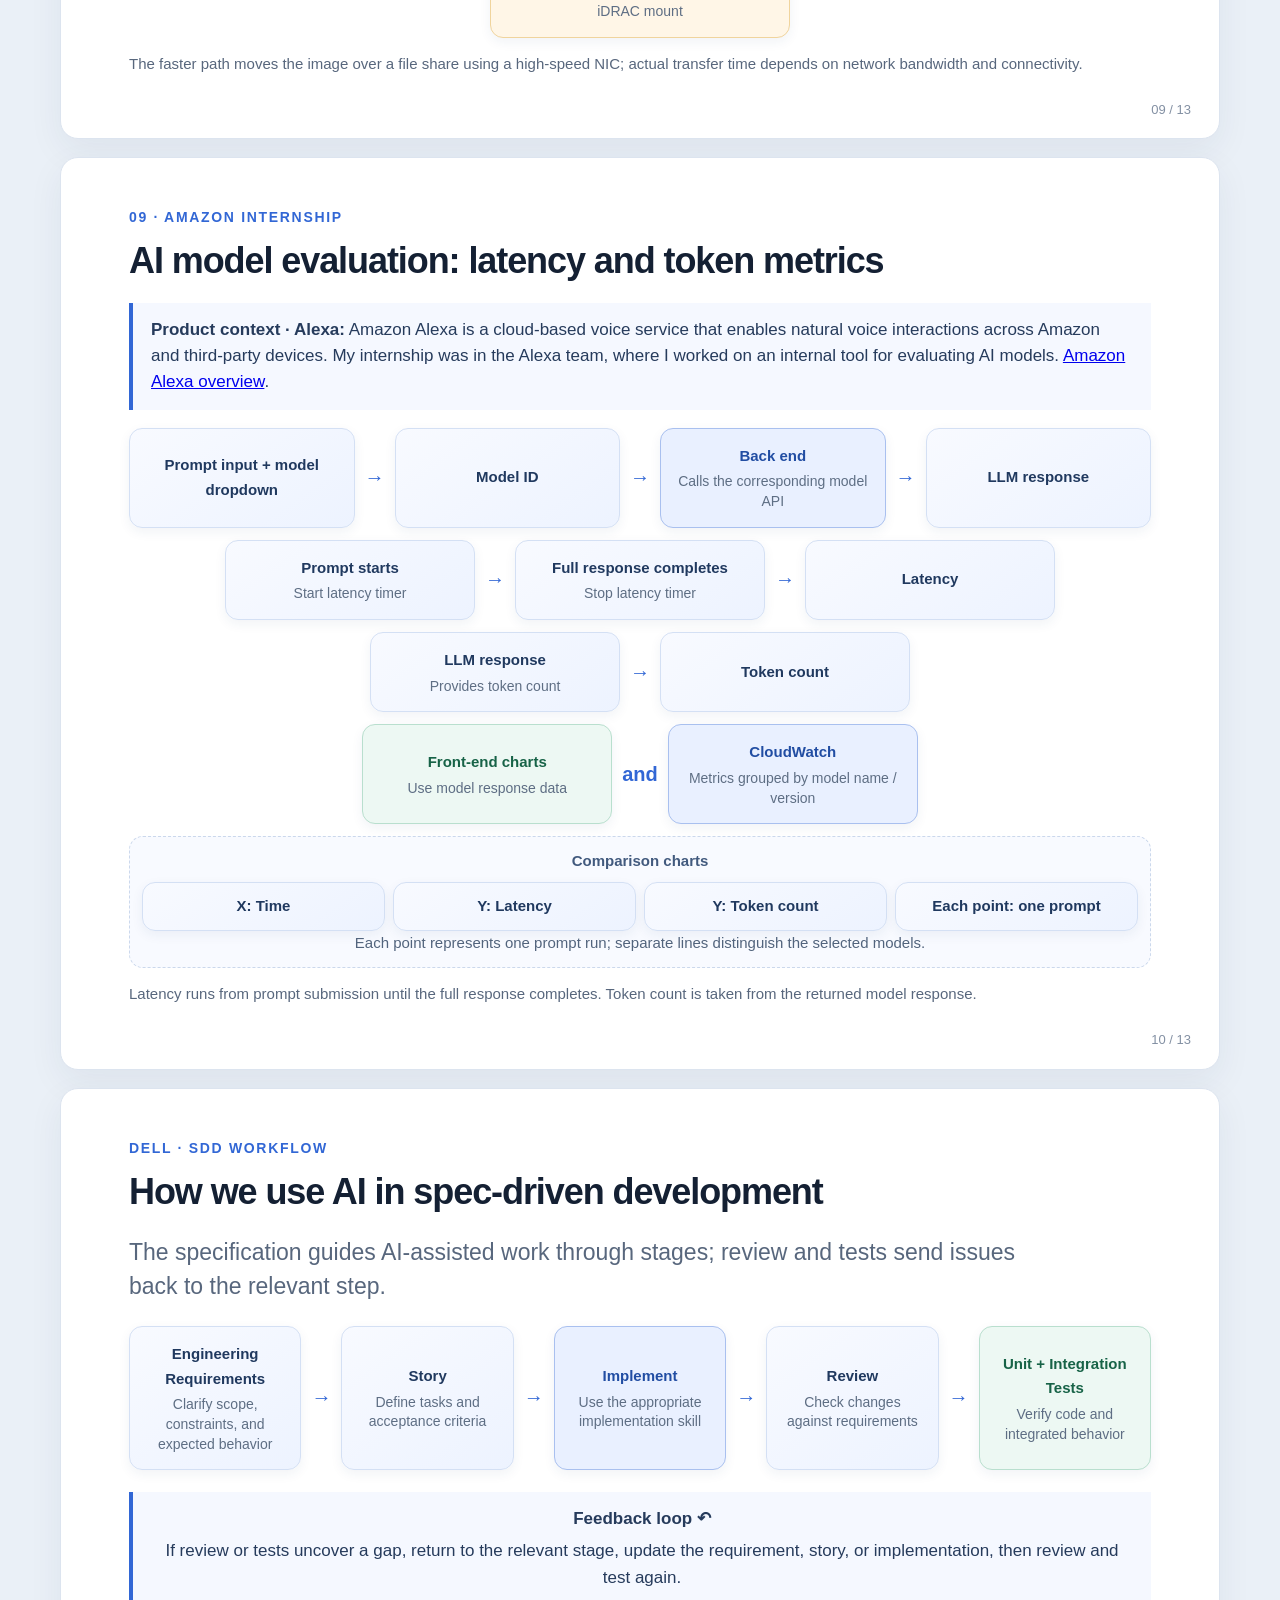
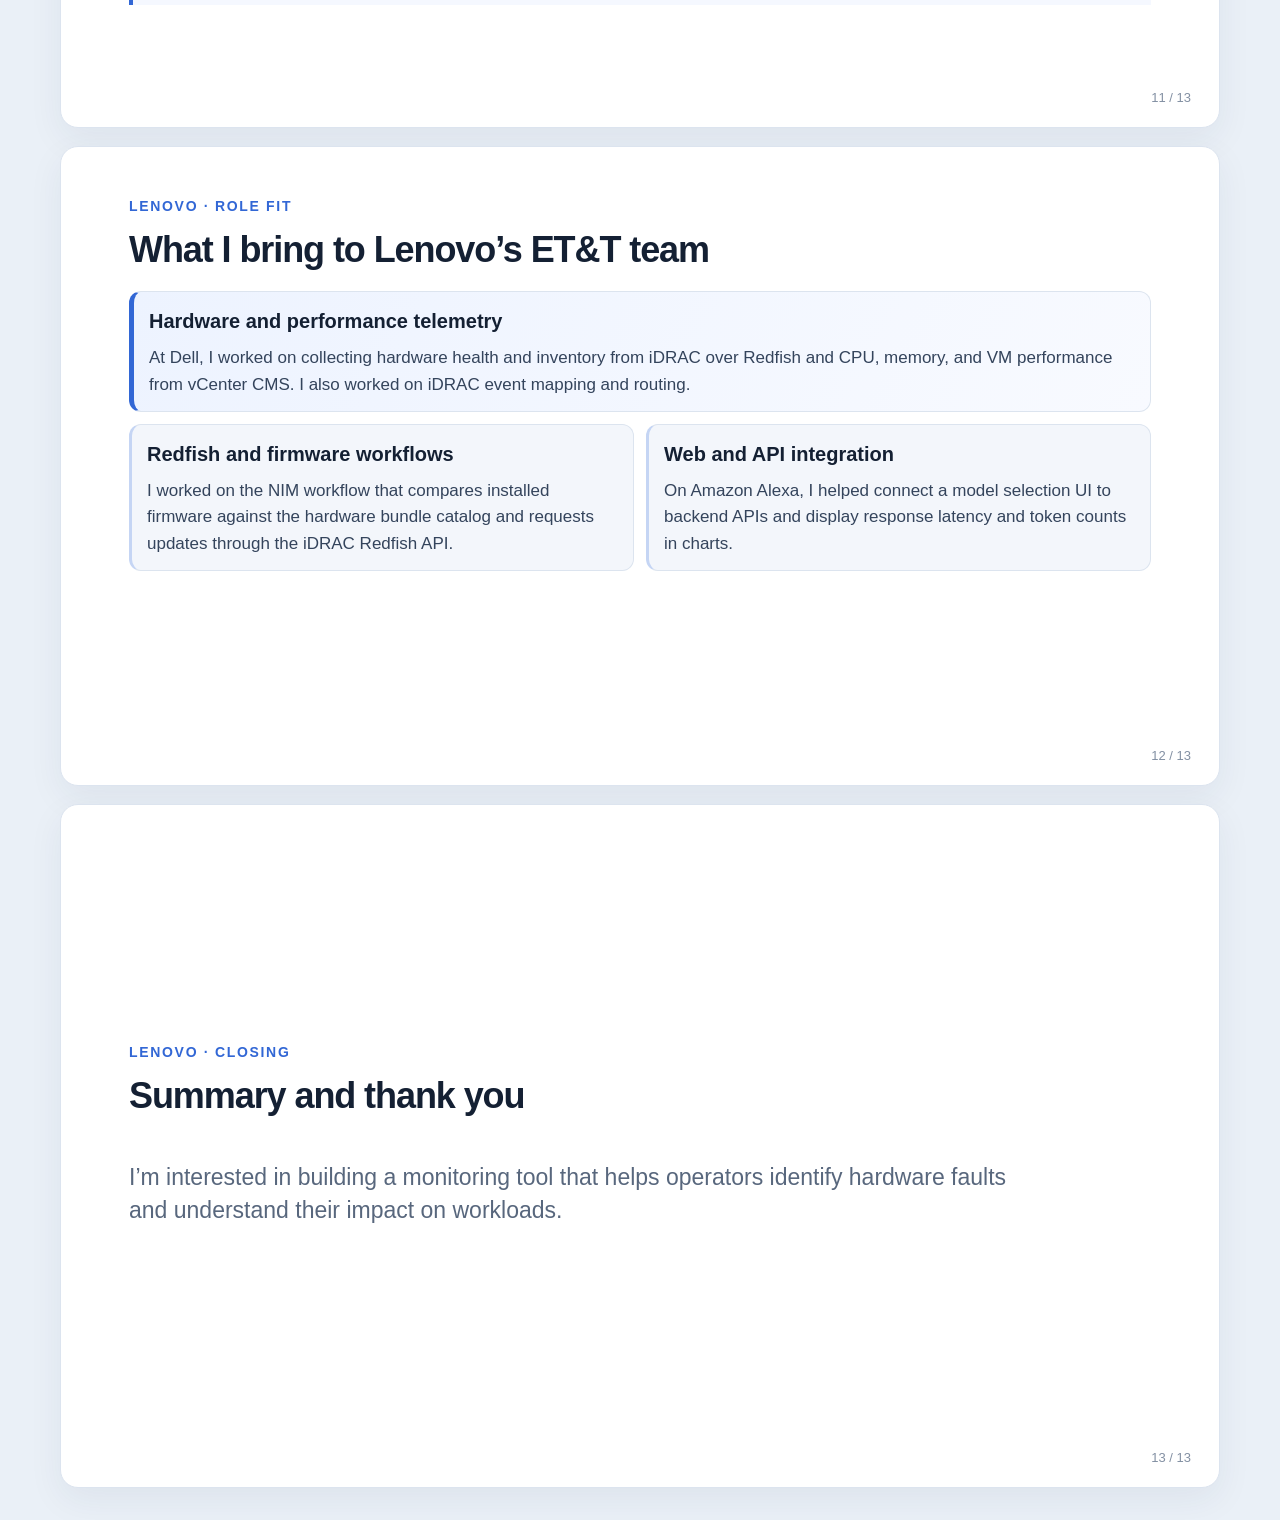
<file: Lenovo interview/lenovo-interview-en.html>
<!doctype html>
<html lang="en">
<head>
<meta charset="utf-8"><meta name="viewport" content="width=device-width,initial-scale=1">
<title>Frank Gu | Lenovo Firmware Update</title>
<style>
:root{--ink:#142033;--muted:#58677d;--blue:#3267d5;--line:#dce4ef;--wash:#f3f6fb;--green:#16785a}*{box-sizing:border-box}body{margin:0;background:#eaf0f7;color:var(--ink);font:16px/1.65 Inter,-apple-system,BlinkMacSystemFont,"Segoe UI",sans-serif}.deck{max-width:1040px;margin:32px auto;padding:0 20px}.toolbar{display:flex;justify-content:space-between;align-items:center;gap:12px;margin-bottom:18px;color:var(--muted);font-size:14px}.toolbar button{border:0;background:var(--ink);color:#fff;padding:10px 16px;border-radius:8px;cursor:pointer}.slide{background:#fff;border:1px solid var(--line);border-radius:18px;padding:48px 58px;margin:18px 0;min-height:600px;box-shadow:0 12px 35px #1a2d4810;position:relative;page-break-after:always}.eyebrow{color:var(--blue);font-weight:750;letter-spacing:.12em;text-transform:uppercase;font-size:12px}.slide h1{font-size:46px;line-height:1.08;letter-spacing:-.04em;margin:20px 0}.slide h2{font-size:30px;letter-spacing:-.03em;margin:10px 0 20px}.slide h3{font-size:17px;margin:0 0 7px}.sub{font-size:20px;color:var(--muted);max-width:760px}.meta{margin-top:32px;color:var(--muted)}.grid{display:grid;grid-template-columns:1fr 1fr;gap:12px}.card{background:var(--wash);border:1px solid var(--line);border-left:3px solid #c5d5f4;border-radius:12px;padding:13px 15px}.card.feature{grid-column:1/-1;background:linear-gradient(120deg,#edf3ff,#f8faff);border-left:5px solid var(--blue)}.card p{margin:0;color:#34445c;font-size:14px;line-height:1.5}.callout{border-left:4px solid var(--blue);padding:11px 15px;background:#f5f8ff;color:#263b5c;margin-top:14px}.metric{font-size:30px;color:var(--green);font-weight:800}.script{color:#30435e;font-size:16px;white-space:pre-line}.footer{position:absolute;bottom:18px;right:28px;color:#8390a3;font-size:12px}.small{font-size:13px;color:var(--muted)}.flow{display:flex;gap:8px;align-items:stretch;margin-top:14px;counter-reset:step}.flow span{counter-increment:step;flex:1;display:flex;flex-direction:column;justify-content:center;align-items:center;gap:5px;border:1px solid #d7e3f8;background:linear-gradient(145deg,#f6f9ff,#edf3ff);padding:10px;border-radius:11px;font-size:13px;font-weight:650;text-align:center;min-height:68px}.flow span:before{content:counter(step);display:grid;place-items:center;width:21px;height:21px;border-radius:50%;background:var(--blue);color:#fff;font-size:11px}.flow i{align-self:center;color:var(--blue);font-style:normal;font-weight:800}@media(max-width:700px){.slide{padding:30px 22px;min-height:unset}.slide h1{font-size:36px}.grid{grid-template-columns:1fr}.flow{flex-direction:column}.flow i{transform:rotate(90deg);align-self:center}.footer{position:static;text-align:right;margin-top:20px}}@media print{body{background:white}.deck{max-width:none;margin:0;padding:0}.toolbar{display:none}.slide{border:0;border-radius:0;box-shadow:none;margin:0;min-height:100vh;padding:38px 48px}.speaker .script{display:block!important}.card p{display:block!important;-webkit-line-clamp:unset!important;overflow:visible!important}.footer{bottom:14px}}
.diagram{display:flex;flex-direction:column;gap:12px;margin:18px 0 10px}.diagram-row{display:flex;align-items:stretch;justify-content:center;gap:9px;flex-wrap:wrap}.dnode{display:flex;flex-direction:column;align-items:center;justify-content:center;flex:1;min-width:130px;max-width:250px;padding:13px 15px;border:1px solid #d4e0f4;border-radius:13px;background:linear-gradient(145deg,#f8faff,#edf3ff);text-align:center;font-weight:700;color:#20395f;box-shadow:0 4px 12px #213e6810}.dnode small{display:block;font-size:12px;line-height:1.35;color:#5e6e84;font-weight:500;margin-top:4px}.dnode.primary{background:#e9f0ff;border-color:#a9c0ef;color:#214da3}.dnode.good{background:#edf8f3;border-color:#b9dfce;color:#176347}.dnode.warn{background:#fff6e7;border-color:#f0d49d;color:#785619}.darrow{align-self:center;color:var(--blue);font-weight:800;font-size:20px}.dlabel{font-size:12px;text-transform:uppercase;letter-spacing:.08em;color:#71819a;font-weight:750;margin:3px 0 0}.dbranch{display:flex;justify-content:center;gap:14px;align-items:stretch;flex-wrap:wrap}.dbranch .dnode{max-width:300px}.dnote{font-size:13px;color:#52647d;text-align:center;margin:0}.dgroup{padding:12px;background:#f8faff;border:1px dashed #cbd8ec;border-radius:14px}.dgroup-title{text-align:center;font-size:13px;font-weight:750;color:#425a7e;margin-bottom:8px}.dgrid{display:grid;grid-template-columns:repeat(4,1fr);gap:8px}.dgrid .dnode{min-width:unset;max-width:none;font-size:13px;padding:11px 8px}.dsmall{font-size:12px;color:#58677d}.diagram .darrow{padding:0 1px}@media(max-width:700px){.dgrid{grid-template-columns:1fr 1fr}.darrow{transform:rotate(90deg)}.diagram-row{align-items:center}}
/* Product context slide: show Dell Private Cloud (DPC). */
.product-contexts{display:grid;grid-template-columns:1fr 1fr;gap:14px;margin:16px 0 12px}.product-card{border:1px solid var(--line);border-radius:14px;padding:15px;background:#f8faff;min-width:0}.product-card h3{margin:7px 0 9px;font-size:17px}.product-card p{font-size:13px;line-height:1.45;color:#34445c;margin:10px 0 0}.product-tag{display:inline-block;padding:4px 8px;border-radius:999px;background:#e9f0ff;color:#2857ad;font-size:11px;font-weight:800;letter-spacing:.04em}.dpc-card{border-top:4px solid #3267d5}.dpc-context-card{border-top:4px solid #16785a}.product-flow{display:flex;align-items:center;justify-content:center;gap:6px;min-height:74px}.product-flow span{flex:1;min-width:0;padding:8px 5px;border:1px solid #d8e2f1;border-radius:9px;background:white;text-align:center;font-size:12px;font-weight:700;line-height:1.3;color:#20395f}.product-flow span small{font-size:10px;font-weight:500;color:#65748a}.product-flow b{color:var(--blue);font-size:15px}.work-map{display:grid;grid-template-columns:1fr 1fr;gap:10px;margin:10px 0;padding:11px;border-radius:12px;background:#f1f5fa}.work-map>div{display:flex;gap:8px;align-items:flex-start;font-size:12px;line-height:1.4}.work-map b{flex:0 0 auto;color:#2857ad}.work-map span{color:#34445c}.product-sources{margin-top:8px}
@media(max-width:700px){.product-contexts,.work-map{grid-template-columns:1fr}.product-flow{justify-content:stretch}.product-flow span{font-size:11px}}

/* Dell Private Cloud architecture diagram */
.dpc-overview{margin:16px 0 12px;padding:14px;border:1px solid var(--line);border-radius:14px;background:linear-gradient(120deg,#f5f8ff,#fbfcff)}.dpc-flow{display:grid;grid-template-columns:1fr 24px 1.15fr 24px 1fr;gap:7px;align-items:center}.dpc-step{min-height:92px;display:flex;flex-direction:column;justify-content:center;gap:7px;padding:10px;border:1px solid #d5e1f3;border-radius:11px;background:white;text-align:center}.dpc-step b{font-size:13px;color:#244b91}.dpc-step span{font-size:12px;line-height:1.4;color:#43536a}.dpc-flow i{text-align:center;color:var(--blue);font-style:normal;font-weight:800;font-size:18px}.dpc-extension{display:flex;justify-content:center;gap:9px;align-items:center;margin-top:10px;padding:9px 12px;border-radius:9px;background:#eaf2ff;color:#2a436b;font-size:12px}.dpc-extension b{color:#2857ad}.dpc-extension span{line-height:1.4}@media(max-width:700px){.dpc-flow{grid-template-columns:1fr}.dpc-flow i{transform:rotate(90deg)}.dpc-extension{align-items:flex-start;flex-direction:column}}

/* Center all labels within the Amazon evaluation flow boxes. */
.amazon-flow .dnode{display:flex;flex-direction:column;align-items:center;justify-content:center;text-align:center}.amazon-flow .dnode small{width:100%;text-align:center}.amazon-flow .dgroup-title{text-align:center}

/* Larger, roomier slide typography for presentation viewing. */
.slide.vertical-center{display:flex;flex-direction:column;justify-content:center;min-height:max(640px,76vh)}
.deck{max-width:1200px}
.slide{padding:48px 68px;min-height:640px}
.eyebrow{font-size:14px}
.slide h1{font-size:52px}
.slide h2{font-size:36px;line-height:1.2}
.slide h3{font-size:20px}
.slide .sub{font-size:23px;line-height:1.45;max-width:900px}
.slide .card p{font-size:17px;line-height:1.55}
.slide .callout{font-size:17px;line-height:1.55;padding:14px 18px}
.slide .small{font-size:15px;line-height:1.5}
.dnode{font-size:15px;padding:15px 17px}
.dnode small{font-size:14px;line-height:1.4}
.dlabel{font-size:14px}
.dlabel.centered{text-align:center;align-self:stretch}
.sdd-flow .dnode{min-height:132px;max-width:230px}.sdd-loop{text-align:center;margin-top:22px;padding:18px 22px;font-size:17px}.sdd-loop p{margin:6px 0 0}
.dnote{font-size:15px}
.dgroup-title{font-size:15px}
.dgrid .dnode{font-size:15px}
.dpc-step b{font-size:15px}
.dpc-step span{font-size:14px}
.dpc-extension{font-size:14px}
.work-map>div{font-size:15px;line-height:1.5}
.footer{font-size:13px}
@media(max-width:700px){
 .slide{padding:30px 22px;min-height:unset}
 .slide.vertical-center{min-height:70vh}
 .slide h1{font-size:40px}
 .slide h2{font-size:30px}
 .slide h3{font-size:18px}
 .slide .sub{font-size:20px}
 .slide .card p,.slide .callout{font-size:16px}
 .dnode{font-size:14px}
 .dnode small{font-size:13px}
}
@media print{
 .deck{max-width:none}
 .slide{padding:38px 48px;min-height:100vh}
 .slide h1{font-size:46px}
 .slide h2{font-size:32px}
 .slide h3{font-size:19px}
 .slide .card p,.slide .callout{font-size:15px}
}

/* Slide 05 telemetry diagram */
.telemetry-flow {
  display: grid;
  grid-template-columns: repeat(3, minmax(0, 1fr) 18px) minmax(0, 1fr);
  align-items: stretch;
}
.telemetry-flow .dnode { min-width: 0; max-width: none; }
.telemetry-flow .darrow { text-align: center; transform: none; }
.telemetry-sources {
  display: grid;
  grid-template-columns: minmax(0, 3fr) minmax(0, 2fr);
  gap: 12px;
}
.telemetry-data { grid-template-columns: repeat(2, minmax(0, 1fr)); }
.telemetry-data .dnode:last-child { grid-column: 1 / -1; }
.telemetry-performance-group { display: flex; flex-direction: column; }
.telemetry-performance {
  flex: 1;
  grid-template-columns: minmax(0, 1fr);
  grid-template-rows: repeat(3, minmax(0, 1fr));
}
.telemetry-performance .dnode { padding: 5px 8px; }
@media screen and (max-width: 820px) {
  .telemetry-flow, .telemetry-sources { grid-template-columns: 1fr; }
  .telemetry-flow .darrow { transform: rotate(90deg); line-height: 1; }
}
</style></head><body><main class="deck">
<div class="toolbar"><span>Interview presentation | Full slide text | Print / Save as PDF</span><button onclick="window.print()">Print / Save as PDF</button></div>
<section class="slide vertical-center"><div class="eyebrow">Lenovo · Firmware Update </div><h1>Interview Presentation</h1><p class="sub">Frank Gu</p><p class="meta">Software Engineer · Dell Technologies</p><div class="footer">01 / 13</div></section>
<section class="slide"><div class="eyebrow">Introduction</div><h2>About me and experience overview</h2><p class="sub">My work spans Dell Private Cloud serviceability and installation tooling, plus AI model evaluation during my Amazon internship.</p><div class="grid"><div class="card"><h3>DPC · Serviceability</h3><p>Log bundles, telemetry, and event handling across ESXi, iDRAC, vCenter, and microservices.</p></div><div class="card"><h3>DPC · NIM</h3><p>Maintain the bundle pipeline, develop the NIM tool, and support installation workflows. Firmware upgrades are one part of NIM.</p></div><div class="card feature"><h3>Amazon Internship · Alexa</h3><p>Contributed to an internal AI model-evaluation tool, including front-end and back-end integration, model APIs, and latency and response-token metrics.</p></div></div><div class="footer">02 / 13</div></section>
<section class="slide"><div class="eyebrow">02 · Dell / Product context</div><h2>Dell Private Cloud (DPC)</h2><p class="small">DPC combines infrastructure deployment with vCenter-integrated Day 2 management; Serviceability and NIM support operations across this environment.</p><div class="dpc-overview"><div class="dpc-flow"><div class="dpc-step"><b>Infrastructure</b><span>PowerEdge servers<br>+ Dell storage<br>+ network</span></div><i>→</i><div class="dpc-step"><b>Dell Automation Platform</b><span>Hardware onboarding<br>Day 0 / Day 1 cluster deployment</span></div><i>→</i><div class="dpc-step"><b>VMware vSphere cluster</b><span>ESXi hosts<br>managed through vCenter</span></div></div><div class="dpc-extension"><b>Dell Private Cloud Extension</b><span>vCenter plugin for Day 2 operations, including lifecycle management and serviceability.</span></div></div><div class="work-map"><div><b>Serviceability</b><span>My work: log bundles, telemetry, and event handling for system diagnosis.</span></div><div><b>NIM</b><span>My work: installation workflows and firmware version comparison and upgrades.</span></div></div><p class="small product-sources">Product reference: <a href="https://www.dell.com/en-us/infohub/articles/dell-private-cloud-tech-book">Dell Private Cloud Tech Book</a></p><div class="footer">03 / 13</div></section>
<section class="slide"><div class="eyebrow">03 · Dell / Serviceability</div><h2>Log bundles: portable sidecars and parallel collection</h2><div class="diagram"><div class="dlabel">Trigger</div><div class="diagram-row"><div class="dnode">API trigger</div><span class="darrow">OR</span><div class="dnode">vCenter UI trigger</div></div><div class="diagram-row"><div class="dnode primary">Main service<small>Dispatches collection commands over gRPC</small></div></div><div class="dlabel">Parallel collectors · one sidecar per log type</div><div class="dgroup"><div class="dgrid"><div class="dnode">ESXi<small>Available API</small></div><div class="dnode">iDRAC<small>Available API</small></div><div class="dnode">vCenter<small>Available API</small></div><div class="dnode">Microservices<small>API issues commands to each pod</small></div></div></div><div class="diagram-row"><div class="dnode good">Collected<small>Separate folder per log type</small></div><div class="dnode warn">Collector failure<small>Recorded in DB; omitted from ZIP</small></div></div><div class="diagram-row"><div class="dnode primary">Log bundle ZIP<small>Packages successfully collected data</small></div></div><p class="dnote">Each collector reports its own result. The final ZIP contains successful sources, while failed sources are recorded and left out.</p></div><div class="footer">04 / 13</div></section>
<section class="slide">
  <div class="eyebrow">04 · Dell / Serviceability</div>
  <h2>Hardware and performance telemetry</h2>
  <p class="small">A Helm ConfigMap defines how often each type of hardware data is collected.</p>
  <div class="diagram">
    <div class="dlabel">Redfish collection workflow</div>
    <div class="diagram-row telemetry-flow">
      <div class="dnode">
        Scheduled collection job
        <small>A cron job starts the collection run and notifies Platform Service.</small>
      </div>
      <span class="darrow" aria-hidden="true">→</span>
      <div class="dnode">
        Platform Service
        <small>Forwards the collection request to the Node Agent.</small>
      </div>
      <span class="darrow" aria-hidden="true">→</span>
      <div class="dnode">
        Node Agent
        <small>Translates the authentication context for the target iDRAC.</small>
      </div>
      <span class="darrow" aria-hidden="true">→</span>
      <div class="dnode primary">
        iDRAC Redfish API
        <small>The Node Agent calls Redfish to retrieve the hardware data.</small>
      </div>
    </div>
    <div class="telemetry-sources">
      <div class="dgroup">
        <div class="dgroup-title">Hardware information only<br><small>iDRAC Redfish API</small></div>
        <div class="dgrid telemetry-data">
          <div class="dnode">Processor<small>CPU health</small></div>
          <div class="dnode">Storage &amp; DIMMs<small>Storage device information</small></div>
          <div class="dnode">Power supplies<small>PSU health</small></div>
          <div class="dnode">Cooling<small>Fan speed<br>Temperature sensor readings</small></div>
          <div class="dnode">Firmware<small>Firmware state</small></div>
        </div>
      </div>
      <div class="dgroup telemetry-performance-group">
        <div class="dgroup-title">Performance metrics<br><small>vCenter Cluster Monitor Statistics (CMS)</small></div>
        <div class="dgrid telemetry-performance">
          <div class="dnode">CPU performance</div>
          <div class="dnode">Memory performance</div>
          <div class="dnode">VM performance</div>
        </div>
      </div>
    </div>
  </div>
  <p class="small">The collection scripts format the results for the Dell backend.</p>
  <div class="footer">05 / 13</div>
</section>
<section class="slide"><div class="eyebrow">05 · Dell / Serviceability / Event &amp; Connectivity</div><h2>iDRAC events: detection, mapping, and routing</h2><div class="diagram"><div class="diagram-row"><div class="dnode">iDRAC event</div><span class="darrow">→</span><div class="dnode">Platform service<small>Intercepts and records in fault list</small></div><span class="darrow">→</span><div class="dnode primary">Event manager<small>Queries for new records</small></div></div><div class="diagram-row"><div class="dnode">Mapping chart<small>ID · message · component · severity · node / hardware context</small></div><span class="darrow">→</span><div class="dnode">Duplicate key<small>node + host + component</small></div><span class="darrow">→</span><div class="dnode warn">Policy throttling<small>Wait, then recheck state</small></div></div><div class="dlabel centered">Routing</div><div class="dbranch"><div class="dnode good">vCenter<small>Event is sent to vCenter</small></div><div class="dnode primary">Dell backend<small>When required and enabled</small></div></div><p class="dnote">If backend is not enabled, processing stops at the vCenter client.</p></div><p class="small">The Event Manager enriches fault-list records with mapped device context before routing them to vCenter and, when enabled, the Dell backend.</p><div class="footer">06 / 13</div></section>
<section class="slide"><div class="eyebrow">06 · Dell / NIM</div><h2>NIM: installation workflow and tool ownership</h2><div class="grid"><div class="card"><h3>Bundle pipeline</h3><p>Maintain and fix the pipeline that produces NIM bundles required for installation.</p></div><div class="card"><h3>NIM tool</h3><p>Maintain the NIM tool and add features to support installation and related operations.</p></div><div class="card"><h3>Firmware upgrade flow</h3><p>Read the node’s current hardware inventory and use the catalog in the hardware bundle as the target firmware reference.</p></div><div class="card"><h3>Version decision and execution</h3><p>Use Dell System Upgrade CLI to compare versions. If an upgrade is needed, use Redfish to notify iDRAC to perform it.</p></div></div><div class="footer">07 / 13</div></section>
<section class="slide"><div class="eyebrow">07 · Dell / NIM</div><h2>Firmware upgrade: inventory → compare → apply</h2><div class="diagram"><div class="diagram-row"><div class="dnode">Node hardware inventory<small>Installed hardware and firmware versions</small></div><span class="darrow">+</span><div class="dnode">HW bundle catalog<small>Target version information</small></div></div><div class="diagram-row"><span class="darrow">↓</span></div><div class="diagram-row"><div class="dnode primary">Dell System Upgrade CLI<small>Compares inventory with catalog</small></div></div><div class="dlabel centered">Upgrade required?</div><div class="dbranch"><div class="dnode">No<small>No firmware upgrade needed</small></div><div class="dnode good">Yes<small>Redfish API notifies iDRAC to upgrade</small></div></div></div><div class="footer">08 / 13</div></section>
<section class="slide"><div class="eyebrow">08 · Dell / NIM impact</div><h2>Faster installation and reliable delivery</h2><div class="diagram"><div class="dlabel">Original transfer path</div><div class="diagram-row"><div class="dnode">OVA mounted through iDRAC</div><span class="darrow">→</span><div class="dnode">Copy image to storage<small>~2–3 hours</small></div></div><div class="dlabel">Improved path · NIM receives file server parameter</div><div class="dbranch"><div class="dnode">Share option A<small>Opened at NIM startup</small></div><div class="dnode">Share option B<small>Provided by installer/customer</small></div></div><div class="dlabel">High-speed network setup</div><div class="diagram-row"><div class="dnode">Select a high-speed NIC</div><span class="darrow">→</span><div class="dnode">Configure the NIC IP</div><span class="darrow">→</span><div class="dnode">Verify file-server ↔ iDRAC NIC connectivity</div></div><div class="diagram-row"><div class="dnode primary">Transfer over the high-speed NIC file share</div><span class="darrow">→</span><div class="dnode good">Copy image to storage<small>~30 minutes, network-dependent</small></div></div><div class="dbranch"><div class="dnode warn">Connectivity check fails<small>Show an error and exit; no fallback to iDRAC mount</small></div></div></div><p class="small">The faster path moves the image over a file share using a high-speed NIC; actual transfer time depends on network bandwidth and connectivity.</p><div class="footer">09 / 13</div></section>
<section class="slide"><div class="eyebrow">09 · Amazon Internship</div><h2>AI model evaluation: latency and token metrics</h2><div class="callout"><b>Product context · Alexa:</b> Amazon Alexa is a cloud-based voice service that enables natural voice interactions across Amazon and third-party devices. My internship was in the Alexa team, where I worked on an internal tool for evaluating AI models. <a href="https://developer.amazon.com/en/alexa">Amazon Alexa overview</a>.</div><div class="diagram amazon-flow"><div class="diagram-row"><div class="dnode">Prompt input + model dropdown</div><span class="darrow">→</span><div class="dnode">Model ID</div><span class="darrow">→</span><div class="dnode primary">Back end<small>Calls the corresponding model API</small></div><span class="darrow">→</span><div class="dnode">LLM response</div></div><div class="diagram-row"><div class="dnode">Prompt starts<small>Start latency timer</small></div><span class="darrow">→</span><div class="dnode">Full response completes<small>Stop latency timer</small></div><span class="darrow">→</span><div class="dnode">Latency</div></div><div class="diagram-row"><div class="dnode">LLM response<small>Provides token count</small></div><span class="darrow">→</span><div class="dnode">Token count</div></div><div class="diagram-row"><div class="dnode good">Front-end charts<small>Use model response data</small></div><span class="darrow">and</span><div class="dnode primary">CloudWatch<small>Metrics grouped by model name / version</small></div></div><div class="dgroup"><div class="dgroup-title">Comparison charts</div><div class="dgrid"><div class="dnode">X: Time</div><div class="dnode">Y: Latency</div><div class="dnode">Y: Token count</div><div class="dnode">Each point: one prompt</div></div><p class="dnote">Each point represents one prompt run; separate lines distinguish the selected models.</p></div></div><p class="small">Latency runs from prompt submission until the full response completes. Token count is taken from the returned model response.</p><div class="footer">10 / 13</div></section>
<section class="slide"><div class="eyebrow">Dell · SDD workflow</div><h2>How we use AI in spec-driven development</h2><p class="sub">The specification guides AI-assisted work through stages; review and tests send issues back to the relevant step.</p><div class="diagram"><div class="diagram-row sdd-flow"><div class="dnode">Engineering Requirements<small>Clarify scope, constraints, and expected behavior</small></div><span class="darrow">→</span><div class="dnode">Story<small>Define tasks and acceptance criteria</small></div><span class="darrow">→</span><div class="dnode primary">Implement<small>Use the appropriate implementation skill</small></div><span class="darrow">→</span><div class="dnode">Review<small>Check changes against requirements</small></div><span class="darrow">→</span><div class="dnode good">Unit + Integration Tests<small>Verify code and integrated behavior</small></div></div></div><div class="callout sdd-loop"><b>Feedback loop ↶</b><p>If review or tests uncover a gap, return to the relevant stage, update the requirement, story, or implementation, then review and test again.</p></div><div class="footer">11 / 13</div></section>
<section class="slide">
  <div class="eyebrow">Lenovo · Role Fit</div>
  <h2>What I bring to Lenovo’s ET&amp;T team</h2>
  <div class="grid">
    <div class="card feature">
      <h3>Hardware and performance telemetry</h3>
      <p>At Dell, I worked on collecting hardware health and inventory from iDRAC over Redfish and CPU, memory, and VM performance from vCenter CMS. I also worked on iDRAC event mapping and routing.</p>
    </div>
    <div class="card">
      <h3>Redfish and firmware workflows</h3>
      <p>I worked on the NIM workflow that compares installed firmware against the hardware bundle catalog and requests updates through the iDRAC Redfish API.</p>
    </div>
    <div class="card">
      <h3>Web and API integration</h3>
      <p>On Amazon Alexa, I helped connect a model selection UI to backend APIs and display response latency and token counts in charts.</p>
    </div>
  </div>
  <div class="footer">12 / 13</div>
</section>
<section class="slide vertical-center">
  <div class="eyebrow">Lenovo · Closing</div>
  <h2>Summary and thank you</h2>
  <p class="sub">I’m interested in building a monitoring tool that helps operators identify hardware faults and understand their impact on workloads.</p>
  <div class="footer">13 / 13</div>
</section>

</main></body></html>
</file>
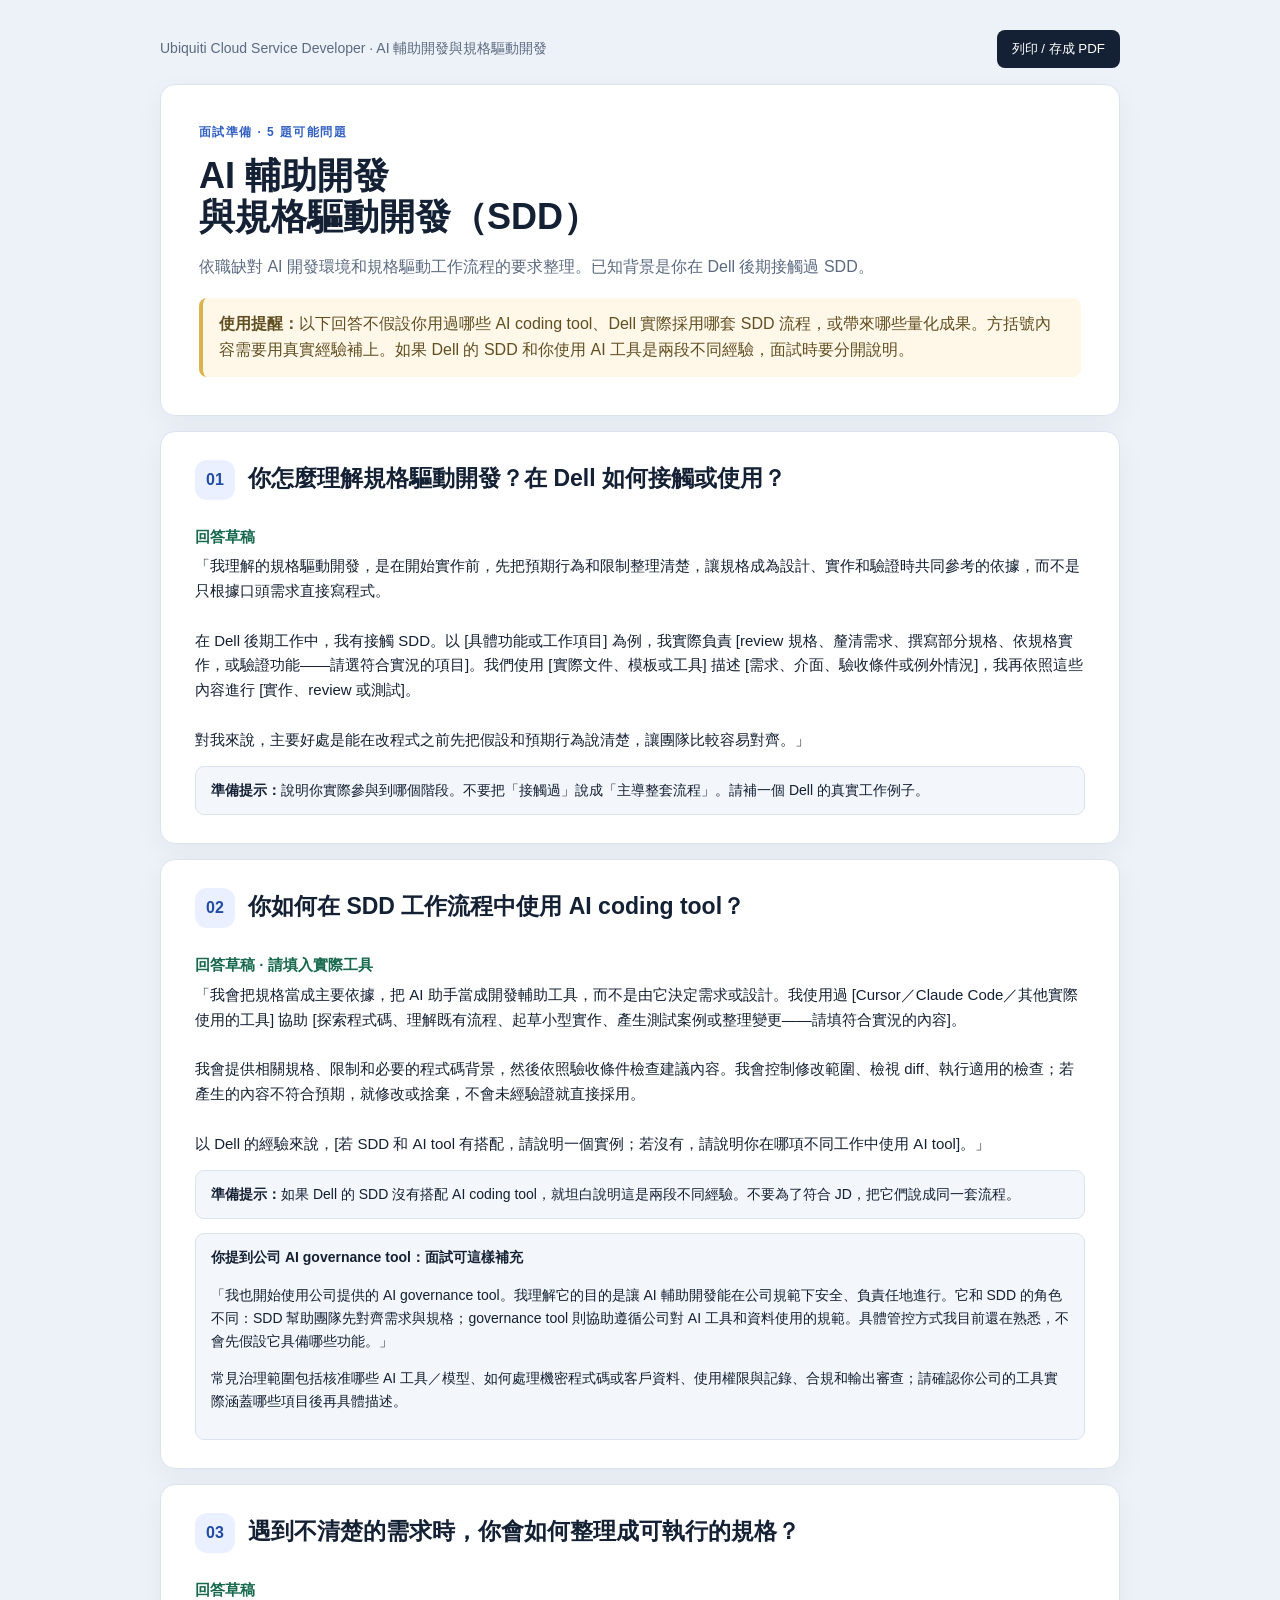
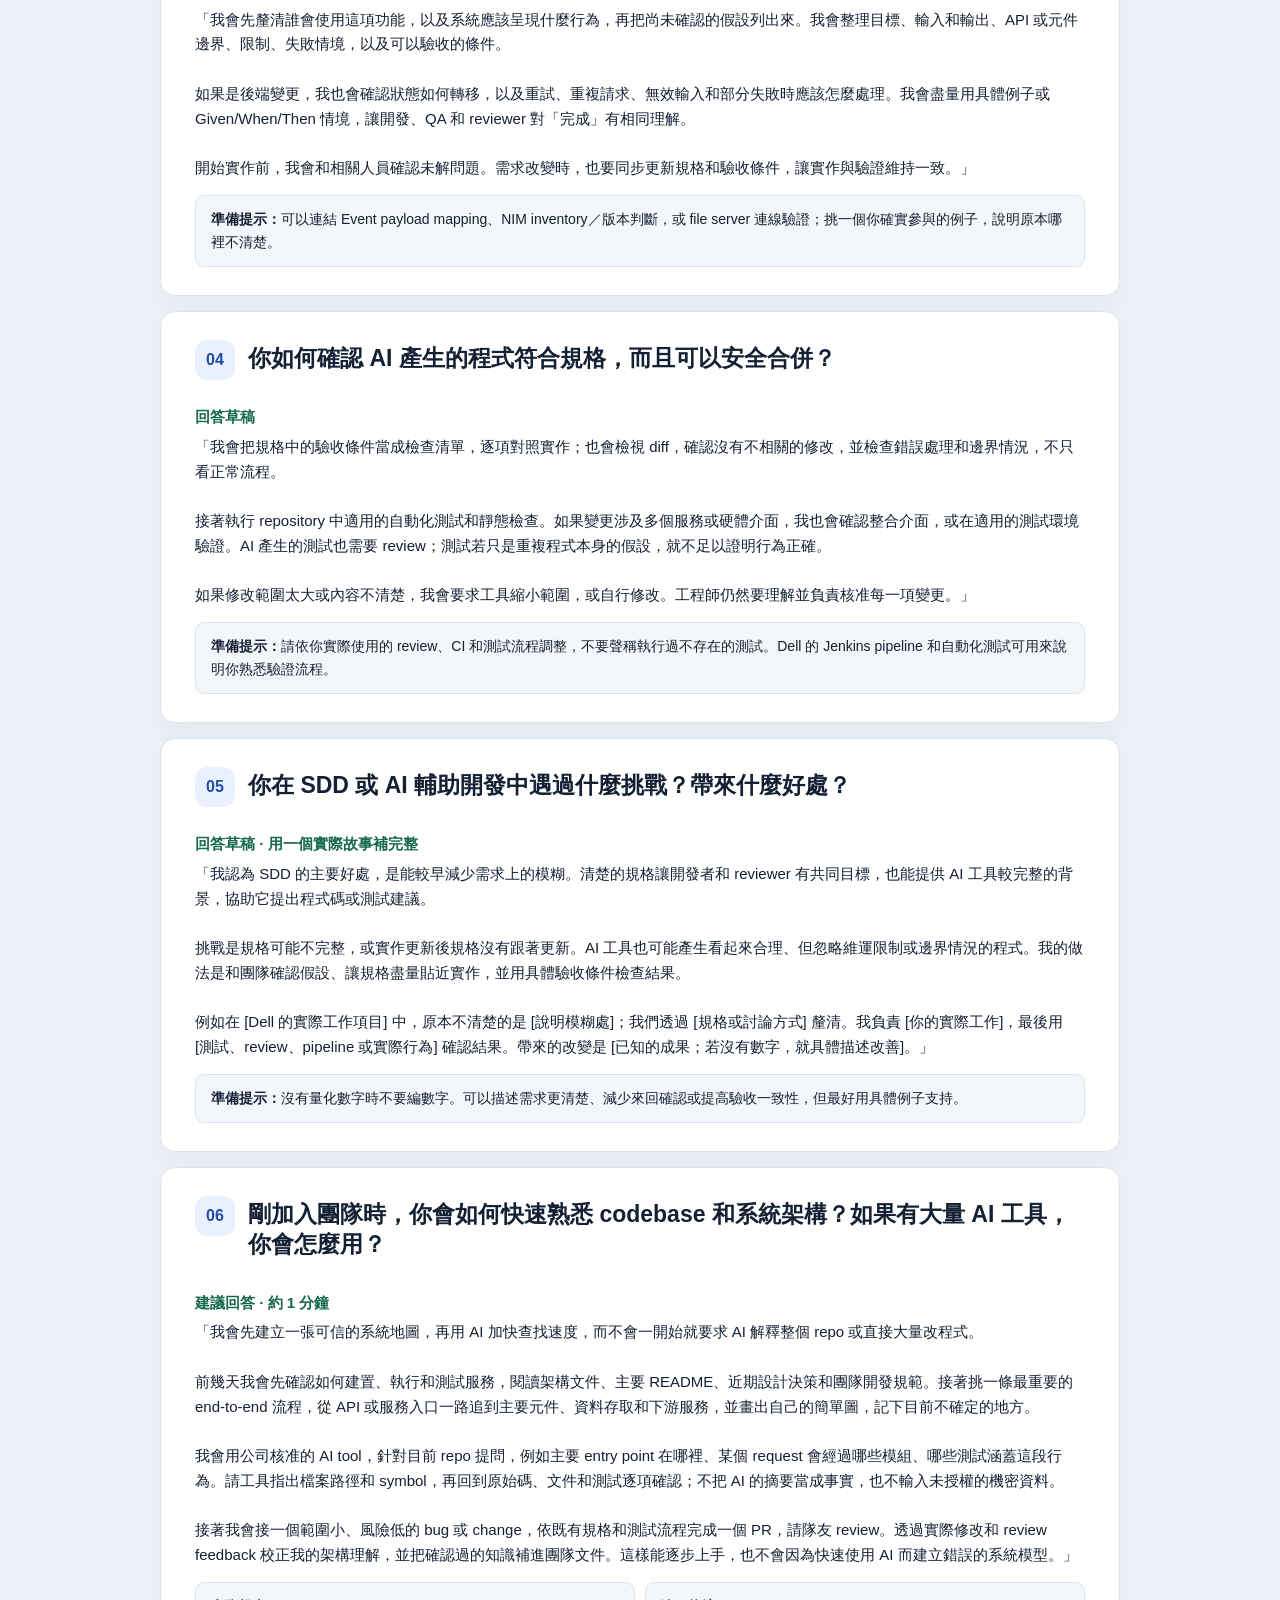
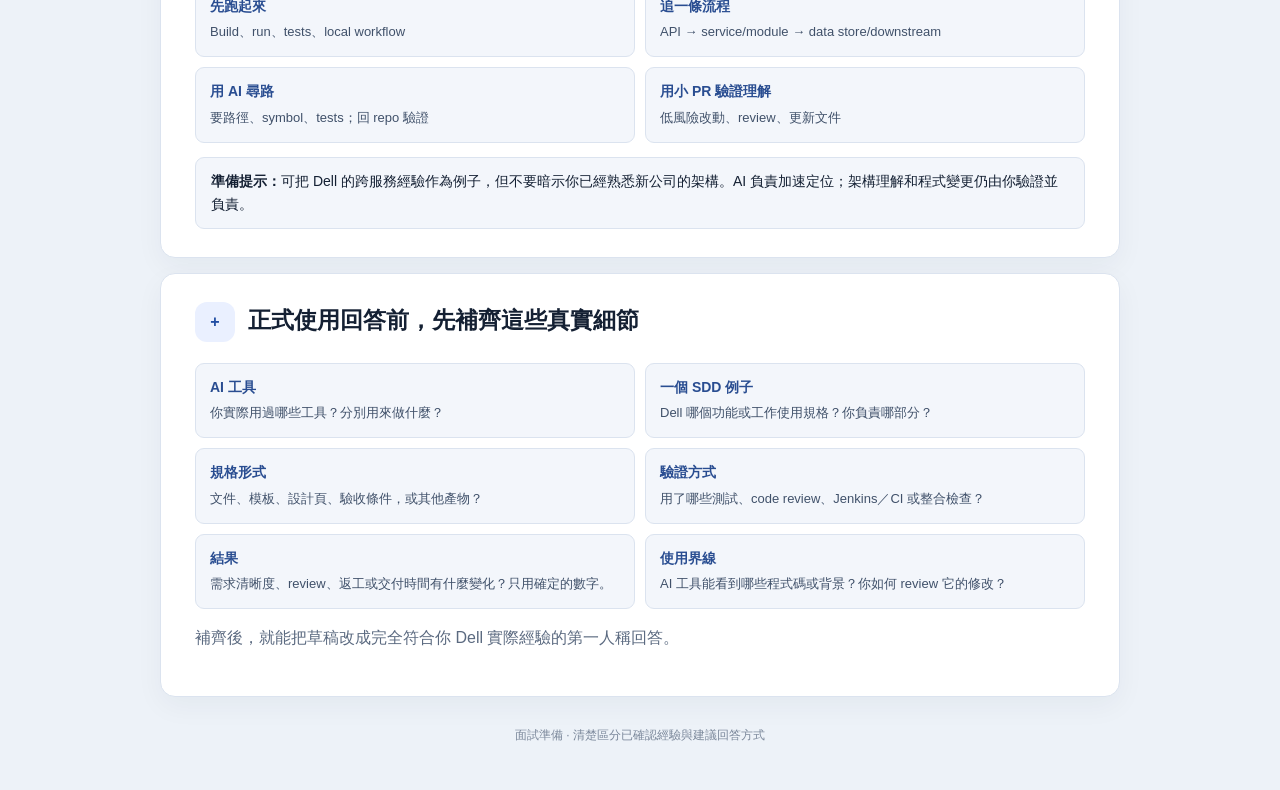
<file: Ubiquiti interview/ubiquiti-ai-sdd-interview-questions.html>
<!doctype html>
<html lang="zh-Hant">
<head>
<meta charset="utf-8"><meta name="viewport" content="width=device-width,initial-scale=1">
<title>Ubiquiti 面試準備｜AI 輔助開發與 SDD</title>
<style>
:root{--ink:#142033;--muted:#5b6a80;--blue:#315fc2;--line:#dbe3ef;--wash:#f3f6fb;--green:#17694d;--amber:#fff8e8}*{box-sizing:border-box}body{margin:0;background:#edf2f8;color:var(--ink);font:16px/1.65 Inter,-apple-system,BlinkMacSystemFont,"Segoe UI",sans-serif}.wrap{max-width:1000px;margin:30px auto;padding:0 20px}.toolbar{display:flex;justify-content:space-between;align-items:center;margin-bottom:16px;color:var(--muted);font-size:14px}.toolbar button{border:0;background:var(--ink);color:white;padding:10px 15px;border-radius:8px;cursor:pointer}.hero,.qa{background:#fff;border:1px solid var(--line);border-radius:15px;padding:28px 34px;margin:15px 0;box-shadow:0 9px 28px #1a2d480c}.hero{padding:38px}.kicker{color:var(--blue);font-size:12px;font-weight:800;letter-spacing:.12em;text-transform:uppercase}.hero h1{font-size:36px;line-height:1.15;margin:12px 0}.muted{color:var(--muted)}.notice{background:var(--amber);border-left:4px solid #dbb34e;padding:13px 16px;border-radius:8px;margin-top:18px;color:#614e21}.qa{scroll-margin-top:18px}.head{display:flex;gap:13px;align-items:flex-start}.num{width:40px;height:40px;flex:0 0 40px;background:#eaf0ff;color:#214da3;border-radius:12px;display:grid;place-items:center;font-weight:800}.qa h2{font-size:23px;line-height:1.3;margin:4px 0 13px}.label{color:var(--green);font-size:15px;font-weight:750;margin:18px 0 5px}.answer{font-size:15px;white-space:pre-line}.coach{background:var(--wash);border:1px solid var(--line);padding:12px 15px;border-radius:9px;margin-top:14px;font-size:14px}.need{color:#8a5b00;font-weight:700}.framework{display:grid;grid-template-columns:1fr 1fr;gap:10px;margin:14px 0}.cell{background:var(--wash);border:1px solid var(--line);padding:12px 14px;border-radius:9px}.cell b{display:block;color:#294d91;font-size:14px}.cell span{font-size:13px;color:#40516a}.footer{text-align:center;color:#7a879a;font-size:12px;padding:14px}@media(max-width:700px){.hero,.qa{padding:22px}.hero h1{font-size:30px}.framework{grid-template-columns:1fr}}@media print{body{background:white}.wrap{max-width:none;margin:0;padding:0 10px}.toolbar{display:none}.hero,.qa{box-shadow:none;break-inside:avoid-page;padding:20px}.qa{break-inside:auto}}
</style></head>
<body><main class="wrap">
<div class="toolbar"><span>Ubiquiti Cloud Service Developer · AI 輔助開發與規格驅動開發</span><button onclick="window.print()">列印 / 存成 PDF</button></div>
<header class="hero"><div class="kicker">面試準備 · 5 題可能問題</div><h1>AI 輔助開發<br>與規格驅動開發（SDD）</h1><p class="muted">依職缺對 AI 開發環境和規格驅動工作流程的要求整理。已知背景是你在 Dell 後期接觸過 SDD。</p><div class="notice"><b>使用提醒：</b>以下回答不假設你用過哪些 AI coding tool、Dell 實際採用哪套 SDD 流程，或帶來哪些量化成果。方括號內容需要用真實經驗補上。如果 Dell 的 SDD 和你使用 AI 工具是兩段不同經驗，面試時要分開說明。</div></header>
<section class="qa"><div class="head"><div class="num">01</div><div><h2>你怎麼理解規格驅動開發？在 Dell 如何接觸或使用？</h2></div></div><div class="label">回答草稿</div><div class="answer">「我理解的規格驅動開發，是在開始實作前，先把預期行為和限制整理清楚，讓規格成為設計、實作和驗證時共同參考的依據，而不是只根據口頭需求直接寫程式。

在 Dell 後期工作中，我有接觸 SDD。以 [具體功能或工作項目] 為例，我實際負責 [review 規格、釐清需求、撰寫部分規格、依規格實作，或驗證功能——請選符合實況的項目]。我們使用 [實際文件、模板或工具] 描述 [需求、介面、驗收條件或例外情況]，我再依照這些內容進行 [實作、review 或測試]。

對我來說，主要好處是能在改程式之前先把假設和預期行為說清楚，讓團隊比較容易對齊。」</div><div class="coach"><b>準備提示：</b>說明你實際參與到哪個階段。不要把「接觸過」說成「主導整套流程」。請補一個 Dell 的真實工作例子。</div></section>
<section class="qa"><div class="head"><div class="num">02</div><div><h2>你如何在 SDD 工作流程中使用 AI coding tool？</h2></div></div><div class="label">回答草稿 · 請填入實際工具</div><div class="answer">「我會把規格當成主要依據，把 AI 助手當成開發輔助工具，而不是由它決定需求或設計。我使用過 [Cursor／Claude Code／其他實際使用的工具] 協助 [探索程式碼、理解既有流程、起草小型實作、產生測試案例或整理變更——請填符合實況的內容]。

我會提供相關規格、限制和必要的程式碼背景，然後依照驗收條件檢查建議內容。我會控制修改範圍、檢視 diff、執行適用的檢查；若產生的內容不符合預期，就修改或捨棄，不會未經驗證就直接採用。

以 Dell 的經驗來說，[若 SDD 和 AI tool 有搭配，請說明一個實例；若沒有，請說明你在哪項不同工作中使用 AI tool]。」</div><div class="coach"><b>準備提示：</b>如果 Dell 的 SDD 沒有搭配 AI coding tool，就坦白說明這是兩段不同經驗。不要為了符合 JD，把它們說成同一套流程。</div><div class="coach"><b>你提到公司 AI governance tool：面試可這樣補充</b><p>「我也開始使用公司提供的 AI governance tool。我理解它的目的是讓 AI 輔助開發能在公司規範下安全、負責任地進行。它和 SDD 的角色不同：SDD 幫助團隊先對齊需求與規格；governance tool 則協助遵循公司對 AI 工具和資料使用的規範。具體管控方式我目前還在熟悉，不會先假設它具備哪些功能。」</p><p>常見治理範圍包括核准哪些 AI 工具／模型、如何處理機密程式碼或客戶資料、使用權限與記錄、合規和輸出審查；請確認你公司的工具實際涵蓋哪些項目後再具體描述。</p></div></section>
<section class="qa"><div class="head"><div class="num">03</div><div><h2>遇到不清楚的需求時，你會如何整理成可執行的規格？</h2></div></div><div class="label">回答草稿</div><div class="answer">「我會先釐清誰會使用這項功能，以及系統應該呈現什麼行為，再把尚未確認的假設列出來。我會整理目標、輸入和輸出、API 或元件邊界、限制、失敗情境，以及可以驗收的條件。

如果是後端變更，我也會確認狀態如何轉移，以及重試、重複請求、無效輸入和部分失敗時應該怎麼處理。我會盡量用具體例子或 Given/When/Then 情境，讓開發、QA 和 reviewer 對「完成」有相同理解。

開始實作前，我會和相關人員確認未解問題。需求改變時，也要同步更新規格和驗收條件，讓實作與驗證維持一致。」</div><div class="coach"><b>準備提示：</b>可以連結 Event payload mapping、NIM inventory／版本判斷，或 file server 連線驗證；挑一個你確實參與的例子，說明原本哪裡不清楚。</div></section>
<section class="qa"><div class="head"><div class="num">04</div><div><h2>你如何確認 AI 產生的程式符合規格，而且可以安全合併？</h2></div></div><div class="label">回答草稿</div><div class="answer">「我會把規格中的驗收條件當成檢查清單，逐項對照實作；也會檢視 diff，確認沒有不相關的修改，並檢查錯誤處理和邊界情況，不只看正常流程。

接著執行 repository 中適用的自動化測試和靜態檢查。如果變更涉及多個服務或硬體介面，我也會確認整合介面，或在適用的測試環境驗證。AI 產生的測試也需要 review；測試若只是重複程式本身的假設，就不足以證明行為正確。

如果修改範圍太大或內容不清楚，我會要求工具縮小範圍，或自行修改。工程師仍然要理解並負責核准每一項變更。」</div><div class="coach"><b>準備提示：</b>請依你實際使用的 review、CI 和測試流程調整，不要聲稱執行過不存在的測試。Dell 的 Jenkins pipeline 和自動化測試可用來說明你熟悉驗證流程。</div></section>
<section class="qa"><div class="head"><div class="num">05</div><div><h2>你在 SDD 或 AI 輔助開發中遇過什麼挑戰？帶來什麼好處？</h2></div></div><div class="label">回答草稿 · 用一個實際故事補完整</div><div class="answer">「我認為 SDD 的主要好處，是能較早減少需求上的模糊。清楚的規格讓開發者和 reviewer 有共同目標，也能提供 AI 工具較完整的背景，協助它提出程式碼或測試建議。

挑戰是規格可能不完整，或實作更新後規格沒有跟著更新。AI 工具也可能產生看起來合理、但忽略維運限制或邊界情況的程式。我的做法是和團隊確認假設、讓規格盡量貼近實作，並用具體驗收條件檢查結果。

例如在 [Dell 的實際工作項目] 中，原本不清楚的是 [說明模糊處]；我們透過 [規格或討論方式] 釐清。我負責 [你的實際工作]，最後用 [測試、review、pipeline 或實際行為] 確認結果。帶來的改變是 [已知的成果；若沒有數字，就具體描述改善]。」</div><div class="coach"><b>準備提示：</b>沒有量化數字時不要編數字。可以描述需求更清楚、減少來回確認或提高驗收一致性，但最好用具體例子支持。</div></section>
<section class="qa"><div class="head"><div class="num">06</div><div><h2>剛加入團隊時，你會如何快速熟悉 codebase 和系統架構？如果有大量 AI 工具，你會怎麼用？</h2></div></div><div class="label">建議回答 · 約 1 分鐘</div><div class="answer">「我會先建立一張可信的系統地圖，再用 AI 加快查找速度，而不會一開始就要求 AI 解釋整個 repo 或直接大量改程式。

前幾天我會先確認如何建置、執行和測試服務，閱讀架構文件、主要 README、近期設計決策和團隊開發規範。接著挑一條最重要的 end-to-end 流程，從 API 或服務入口一路追到主要元件、資料存取和下游服務，並畫出自己的簡單圖，記下目前不確定的地方。

我會用公司核准的 AI tool，針對目前 repo 提問，例如主要 entry point 在哪裡、某個 request 會經過哪些模組、哪些測試涵蓋這段行為。請工具指出檔案路徑和 symbol，再回到原始碼、文件和測試逐項確認；不把 AI 的摘要當成事實，也不輸入未授權的機密資料。

接著我會接一個範圍小、風險低的 bug 或 change，依既有規格和測試流程完成一個 PR，請隊友 review。透過實際修改和 review feedback 校正我的架構理解，並把確認過的知識補進團隊文件。這樣能逐步上手，也不會因為快速使用 AI 而建立錯誤的系統模型。」</div><div class="framework"><div class="cell"><b>先跑起來</b><span>Build、run、tests、local workflow</span></div><div class="cell"><b>追一條流程</b><span>API → service/module → data store/downstream</span></div><div class="cell"><b>用 AI 尋路</b><span>要路徑、symbol、tests；回 repo 驗證</span></div><div class="cell"><b>用小 PR 驗證理解</b><span>低風險改動、review、更新文件</span></div></div><div class="coach"><b>準備提示：</b>可把 Dell 的跨服務經驗作為例子，但不要暗示你已經熟悉新公司的架構。AI 負責加速定位；架構理解和程式變更仍由你驗證並負責。</div></section><section class="qa"><div class="head"><div class="num">+</div><div><h2>正式使用回答前，先補齊這些真實細節</h2></div></div><div class="framework"><div class="cell"><b>AI 工具</b><span>你實際用過哪些工具？分別用來做什麼？</span></div><div class="cell"><b>一個 SDD 例子</b><span>Dell 哪個功能或工作使用規格？你負責哪部分？</span></div><div class="cell"><b>規格形式</b><span>文件、模板、設計頁、驗收條件，或其他產物？</span></div><div class="cell"><b>驗證方式</b><span>用了哪些測試、code review、Jenkins／CI 或整合檢查？</span></div><div class="cell"><b>結果</b><span>需求清晰度、review、返工或交付時間有什麼變化？只用確定的數字。</span></div><div class="cell"><b>使用界線</b><span>AI 工具能看到哪些程式碼或背景？你如何 review 它的修改？</span></div></div><p class="muted">補齊後，就能把草稿改成完全符合你 Dell 實際經驗的第一人稱回答。</p></section>
<div class="footer">面試準備 · 清楚區分已確認經驗與建議回答方式</div>
</main></body></html>
</file>
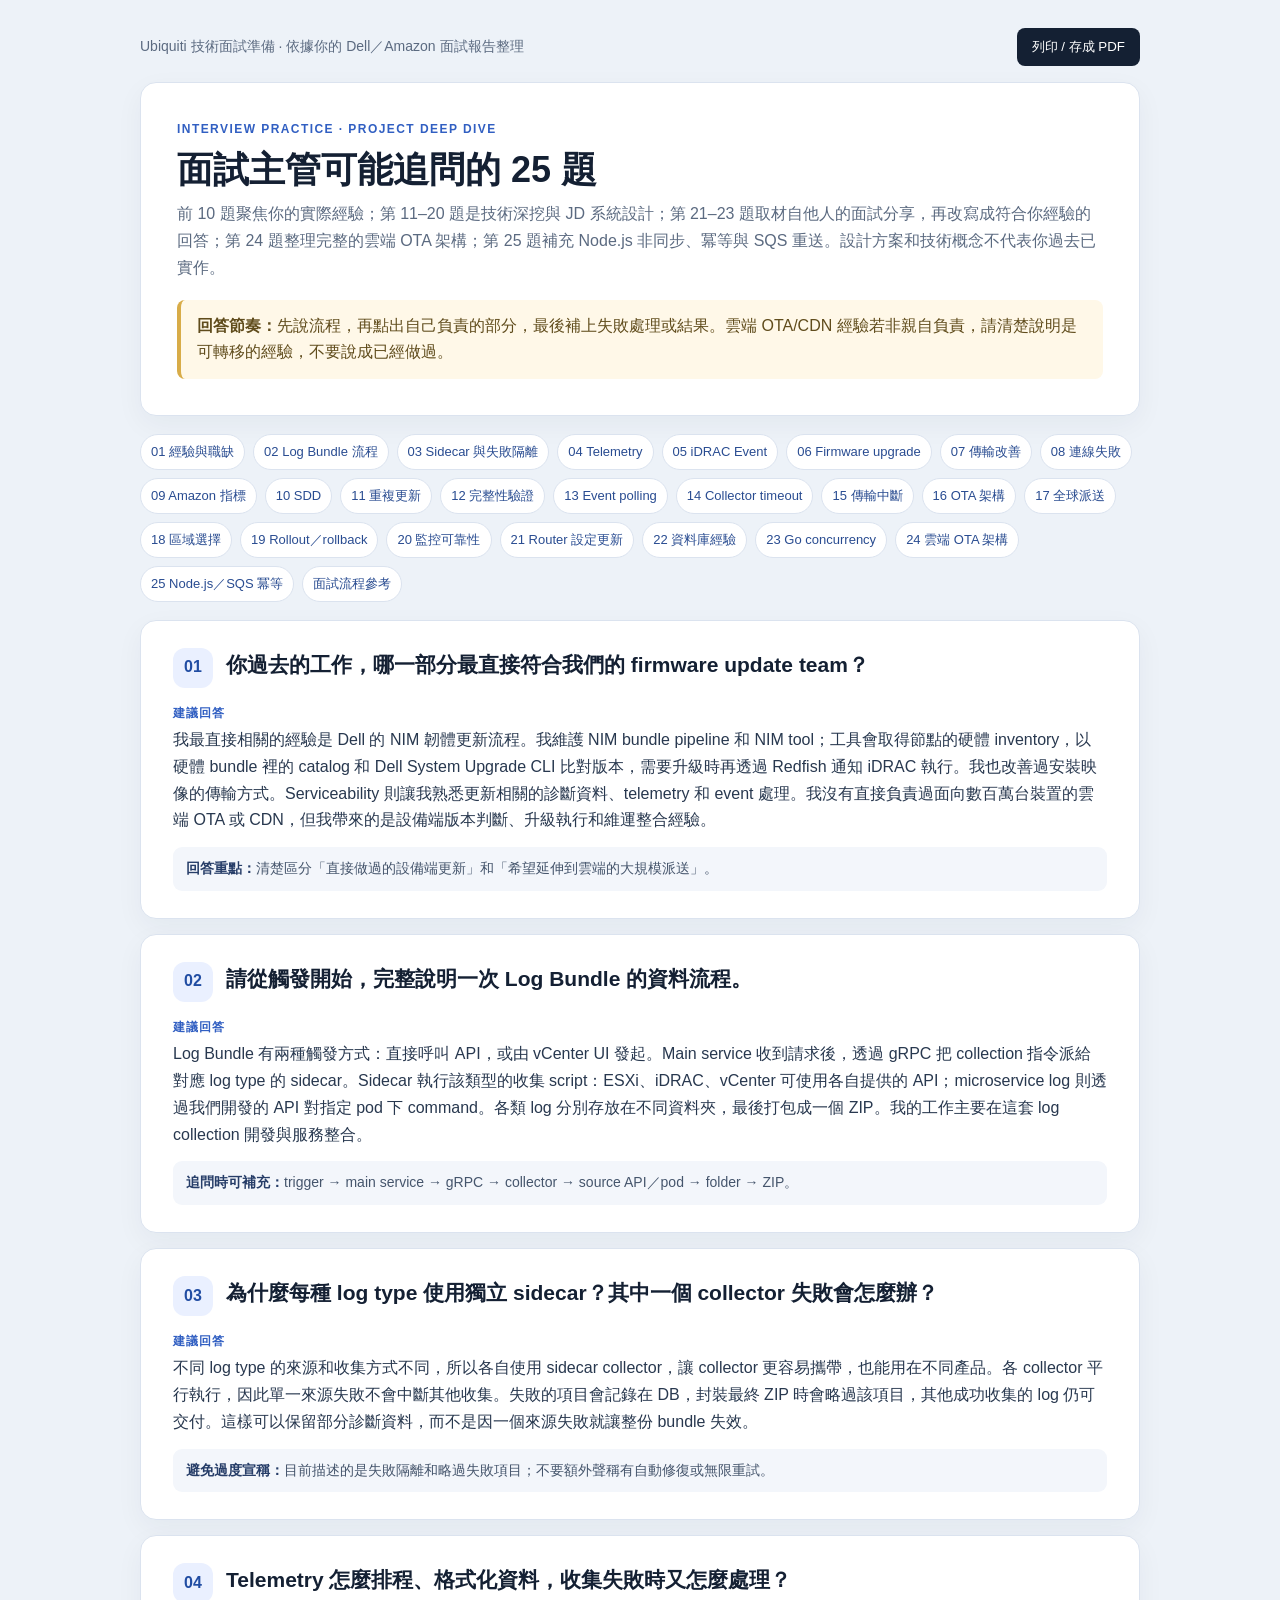
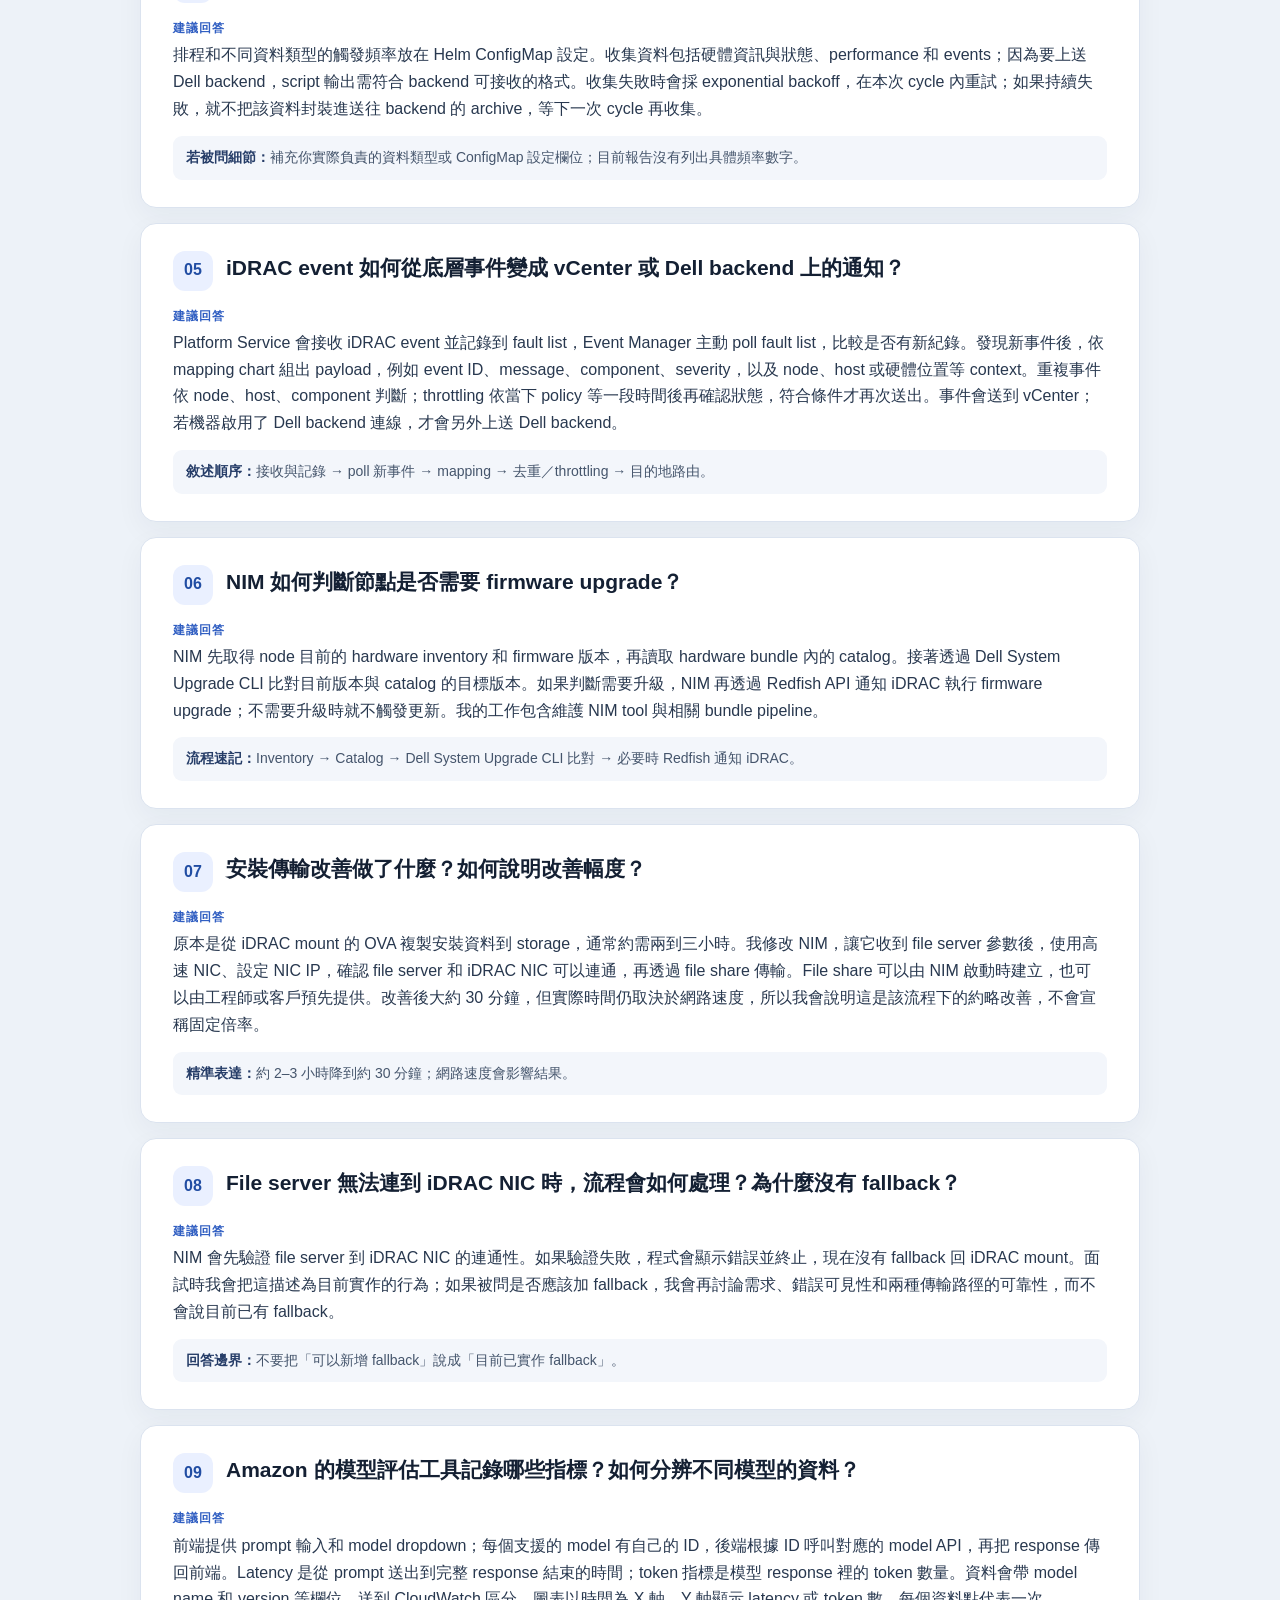
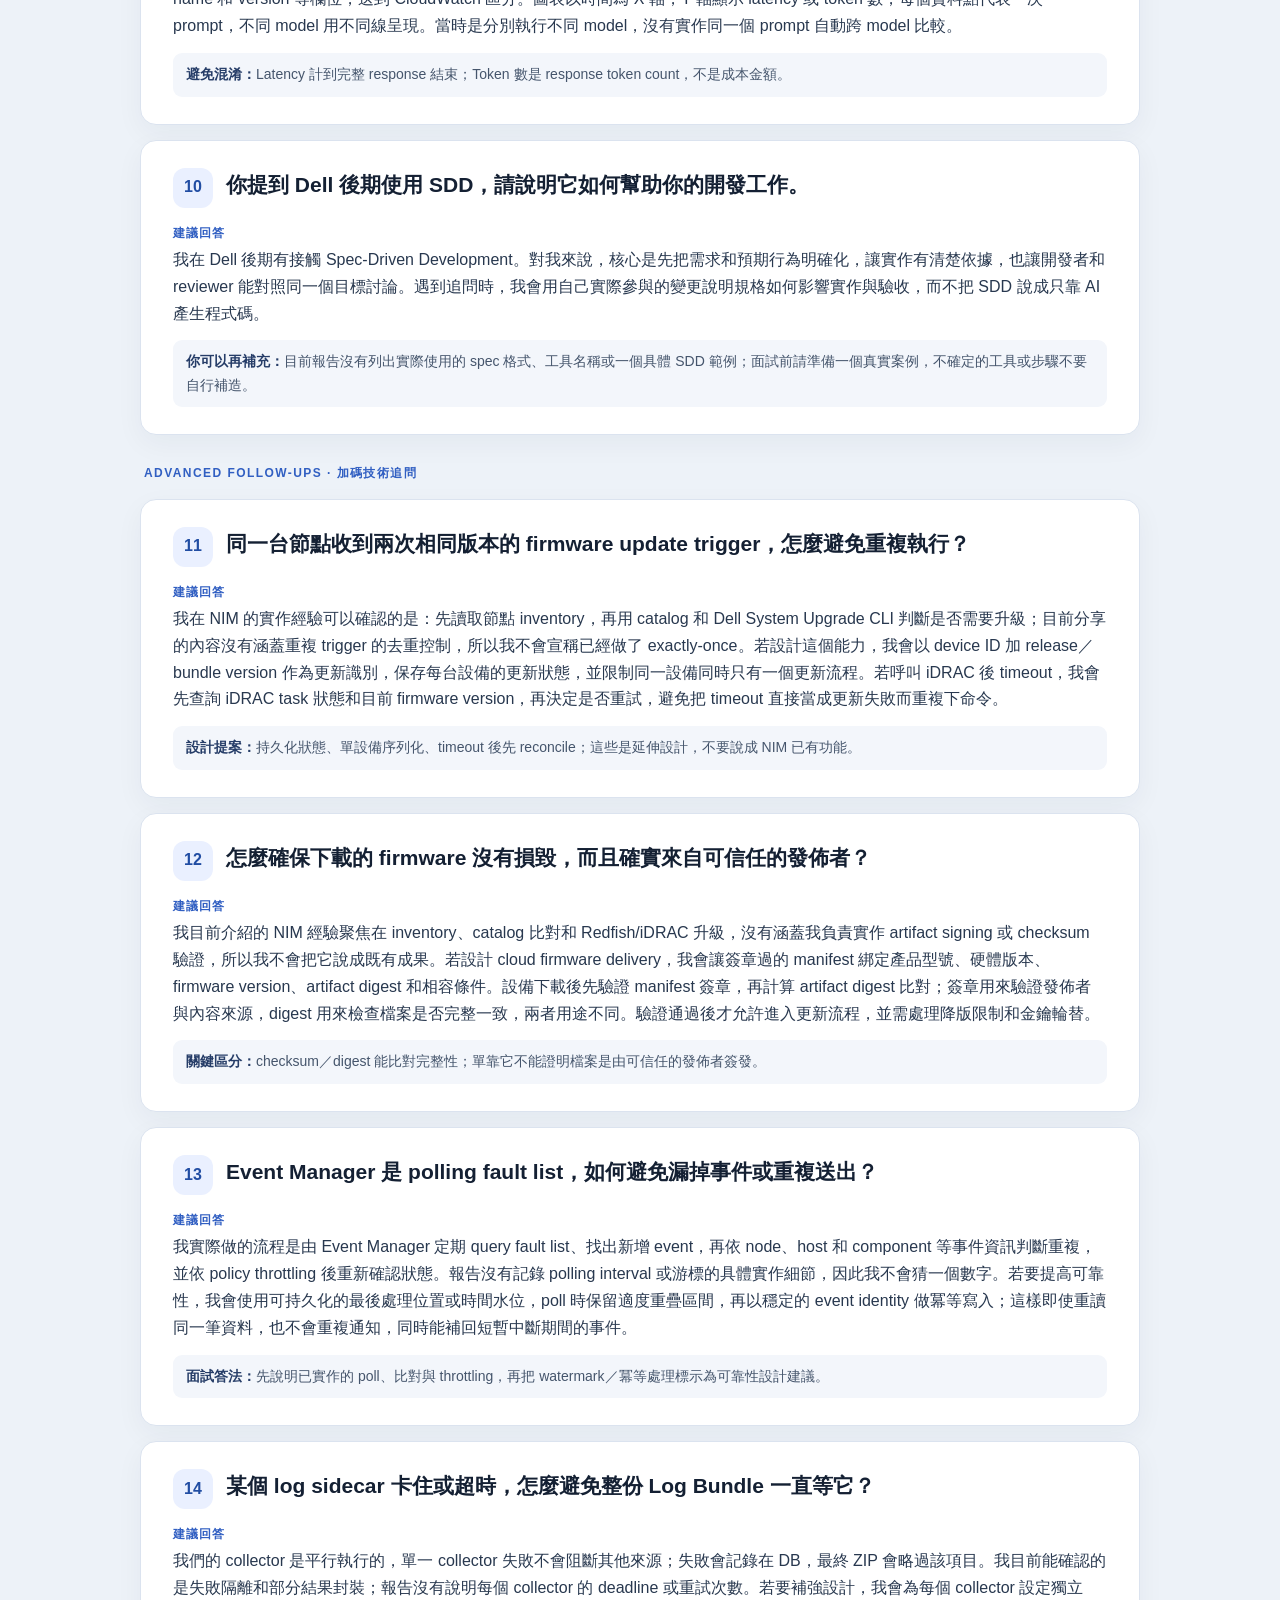
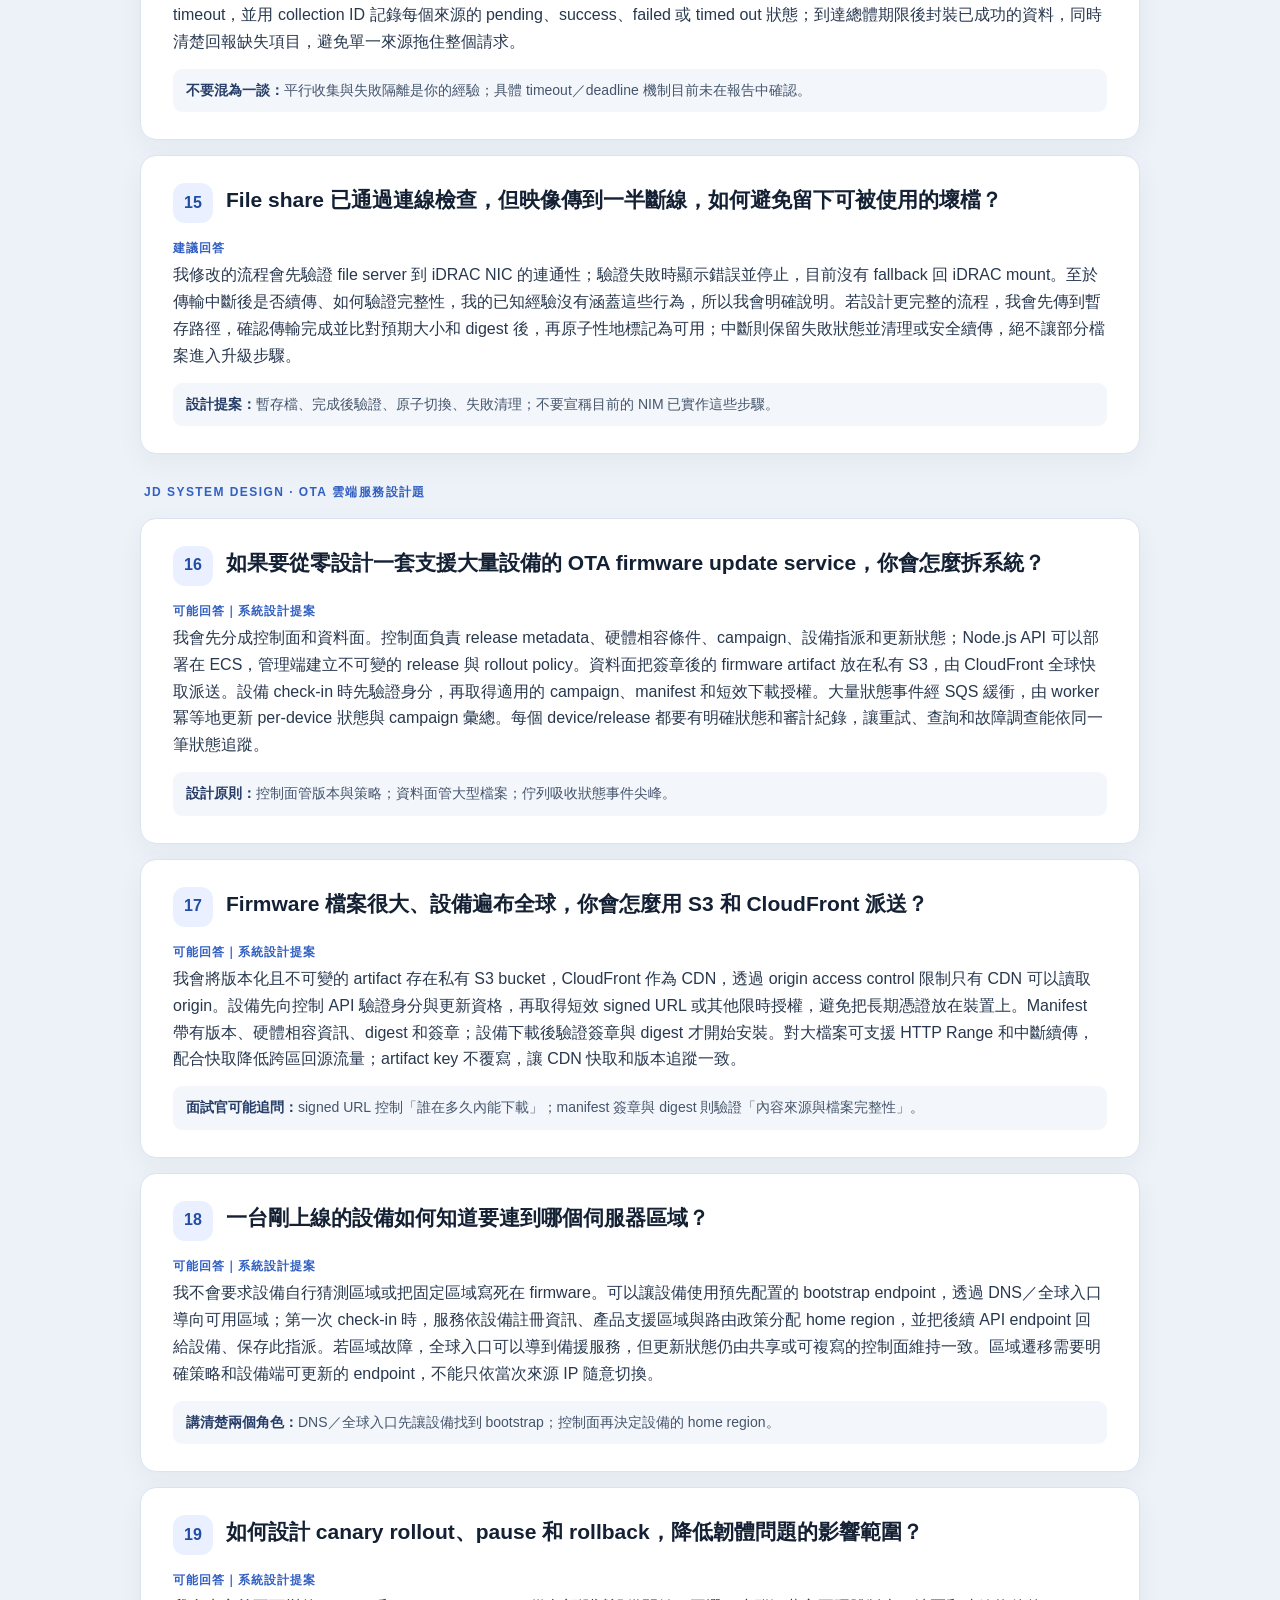
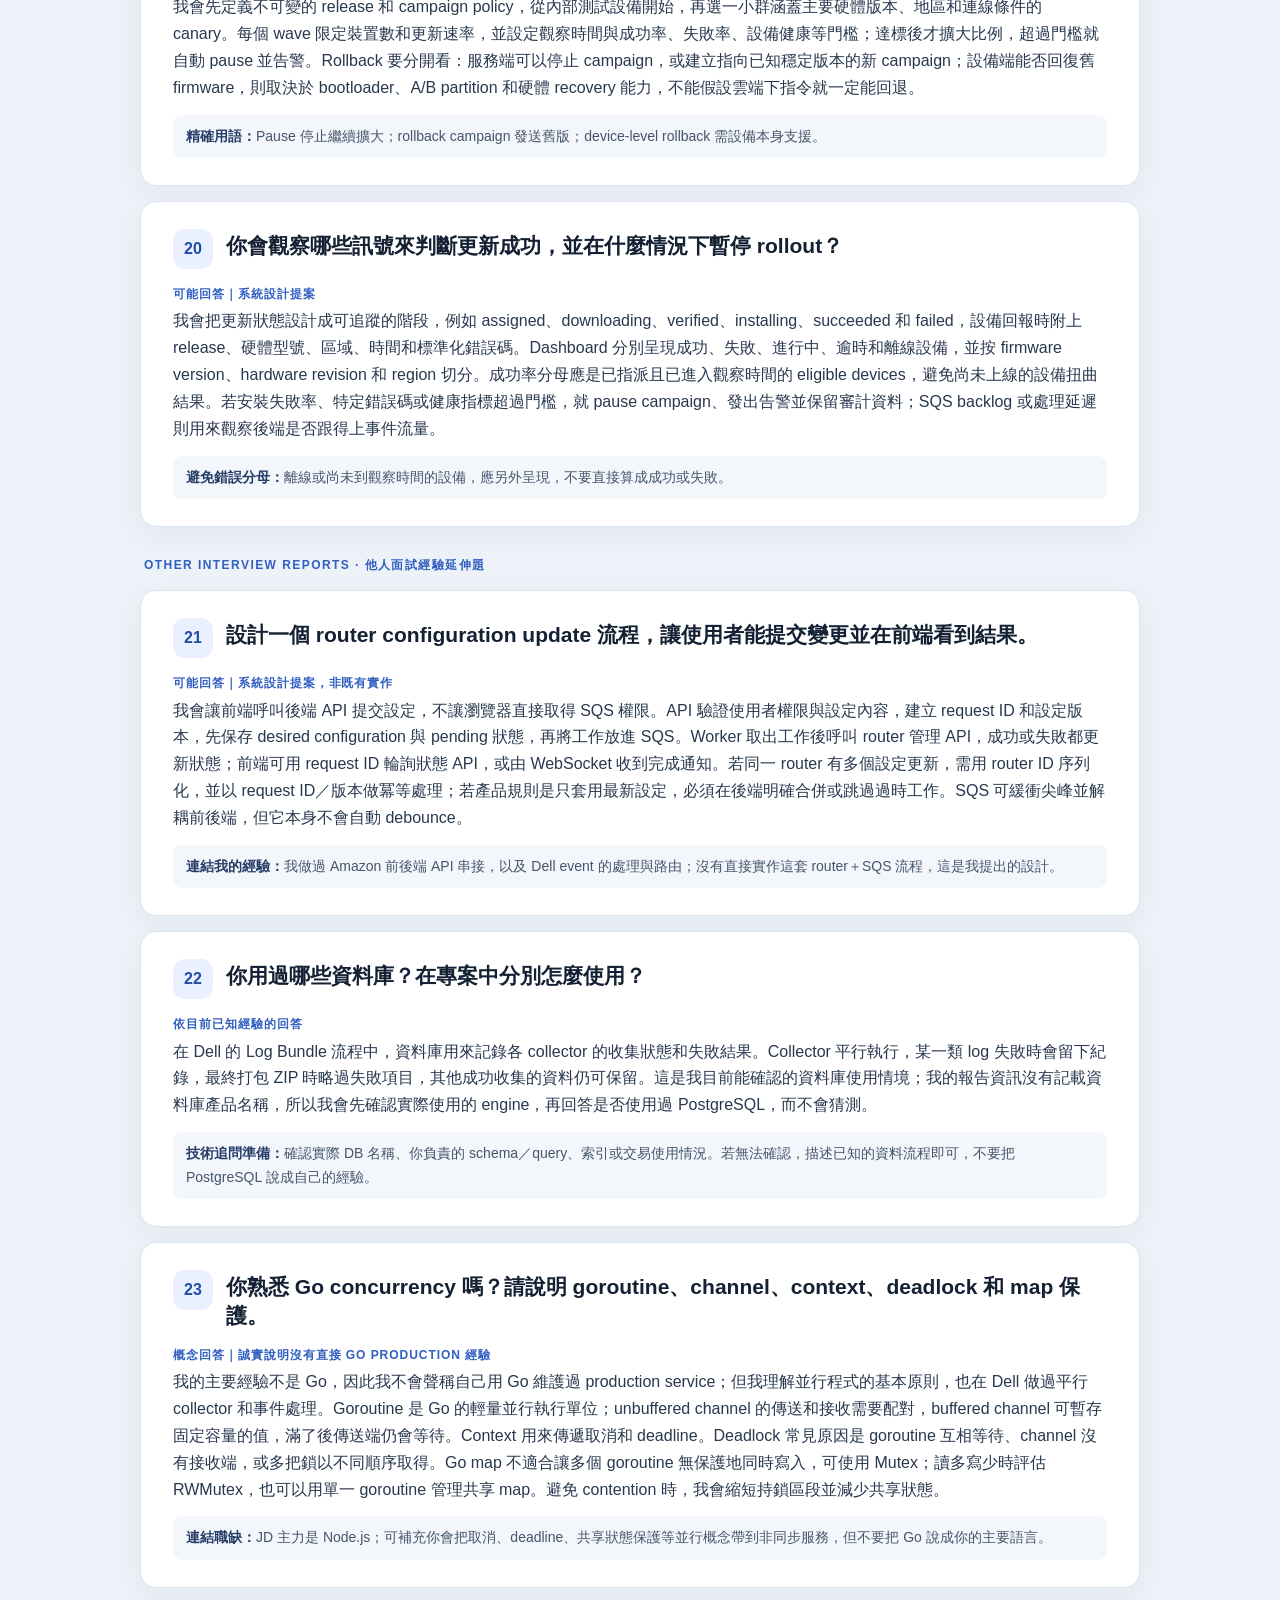
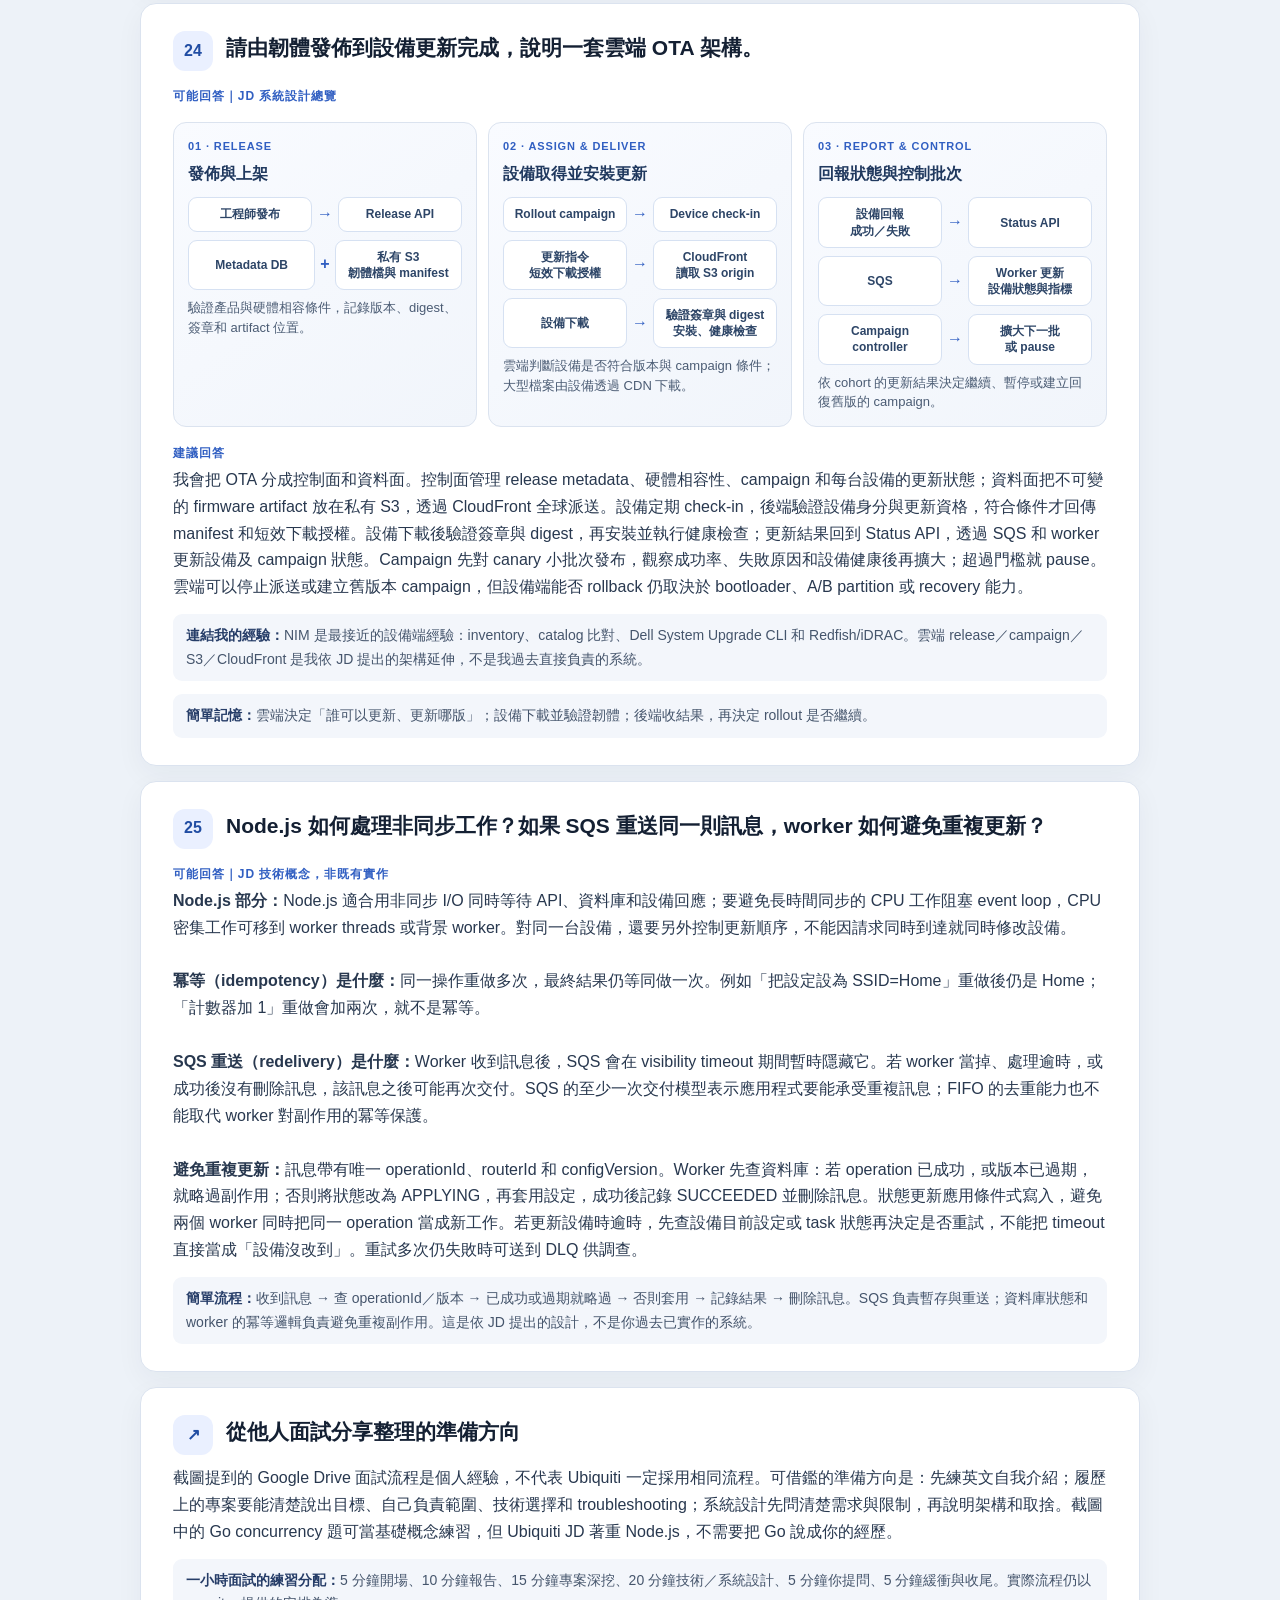
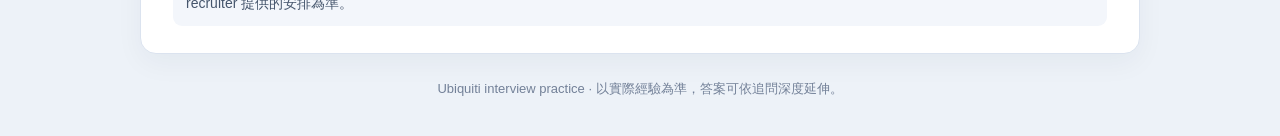
<file: Ubiquiti interview/ubiquiti-experience-interview-questions.html>
<!doctype html>
<html lang="zh-Hant">
<head>
<meta charset="utf-8">
<meta name="viewport" content="width=device-width,initial-scale=1">
<title>Ubiquiti 面試準備｜經驗深挖與系統設計 25 題</title>
<style>
:root{--ink:#142033;--muted:#5b6a80;--blue:#315fc2;--line:#dbe3ef;--wash:#f3f6fb;--green:#17694d;--amber:#fff8e8;--amberline:#d8ac48}*{box-sizing:border-box}html{scroll-behavior:smooth}body{margin:0;background:#edf2f8;color:var(--ink);font:16px/1.68 Inter,-apple-system,BlinkMacSystemFont,"Segoe UI",sans-serif}.wrap{max-width:1040px;margin:28px auto;padding:0 20px}.toolbar{display:flex;justify-content:space-between;align-items:center;gap:12px;margin-bottom:16px;color:var(--muted);font-size:14px}.toolbar button{border:0;background:var(--ink);color:#fff;padding:10px 15px;border-radius:8px;cursor:pointer}.hero,.qa{background:#fff;border:1px solid var(--line);border-radius:16px;padding:27px 32px;margin:15px 0;box-shadow:0 9px 28px #1a2d480c}.hero{padding:36px}.kicker{color:var(--blue);font-size:12px;letter-spacing:.12em;text-transform:uppercase;font-weight:800}.hero h1{font-size:36px;line-height:1.16;margin:10px 0}.hero p{color:var(--muted);margin:8px 0}.note{background:var(--amber);border-left:4px solid var(--amberline);border-radius:8px;padding:13px 16px;margin-top:18px;color:#604c1c}.toc{display:flex;flex-wrap:wrap;gap:8px;margin:18px 0}.toc a{color:#294c91;text-decoration:none;background:#fff;border:1px solid var(--line);padding:6px 10px;border-radius:99px;font-size:13px}.qa{scroll-margin-top:16px}.qhead{display:flex;align-items:flex-start;gap:13px;margin-bottom:10px}.num{width:40px;height:40px;flex:0 0 40px;border-radius:12px;background:#eaf0ff;color:#214da3;display:grid;place-items:center;font-weight:800}.qa h2{font-size:21px;line-height:1.35;margin:3px 0 0}.label{font-size:12px;text-transform:uppercase;letter-spacing:.08em;color:var(--blue);font-weight:800;margin:15px 0 4px}.answer{margin:0;color:#28384f}.tip{margin-top:13px;padding:10px 13px;border-radius:9px;background:var(--wash);font-size:14px;color:#45556c}.tip b{color:#263d68}.footer{margin:24px 0 36px;color:#738198;text-align:center;font-size:13px}.top{display:inline-block;float:right;color:var(--blue);font-size:13px;text-decoration:none}.pill{display:inline-block;background:#edf3ff;color:#315fc2;border-radius:99px;padding:3px 9px;margin:3px 5px 3px 0;font-size:12px;font-weight:700}@media(max-width:650px){.wrap{padding:0 12px;margin-top:16px}.hero,.qa{padding:22px 19px}.hero h1{font-size:29px}.toolbar{align-items:flex-start}.toc a{font-size:12px}}@media print{body{background:#fff}.wrap{max-width:none;margin:0;padding:0}.toolbar,.toc,.top{display:none}.hero,.qa{box-shadow:none;border:1px solid #ccd5e2;break-inside:avoid;margin:10px 0;padding:20px}.hero{padding:24px}.footer{margin:15px 0}}

.ota-diagram{display:grid;grid-template-columns:repeat(3,minmax(0,1fr));gap:11px;margin:16px 0}.ota-stage{min-width:0;padding:14px;border:1px solid var(--line);border-radius:13px;background:linear-gradient(145deg,#f9fbff,#f1f5fb)}.ota-stage h3{margin:5px 0 10px;font-size:16px;color:#20395f}.ota-phase{font-size:11px;font-weight:800;letter-spacing:.08em;color:var(--blue)}.ota-chain{display:flex;align-items:stretch;justify-content:center;gap:5px;margin:8px 0;flex-wrap:wrap}.ota-chain span{display:flex;align-items:center;justify-content:center;flex:1;min-width:90px;padding:8px 6px;border:1px solid #d6e1f2;border-radius:9px;background:#fff;text-align:center;font-size:12px;line-height:1.35;font-weight:700;color:#2d4567}.ota-chain i{display:flex;align-items:center;color:var(--blue);font-style:normal;font-weight:800}.ota-stage p{margin:8px 0 0;font-size:13px;line-height:1.5;color:#4b5c74}.ota-stage .subflow{padding:8px;background:#eaf1ff;border-radius:9px;font-size:12px;line-height:1.5;color:#314c79;text-align:center}.ota-connect{text-align:center;color:var(--blue);font-weight:800;margin:2px 0}@media(max-width:700px){.ota-diagram{grid-template-columns:1fr}.ota-chain{flex-direction:column}.ota-chain i{justify-content:center;transform:rotate(90deg)}}
</style>
</head>
<body>
<div class="wrap" id="top">
<div class="toolbar"><span>Ubiquiti 技術面試準備 · 依據你的 Dell／Amazon 面試報告整理</span><button onclick="window.print()">列印 / 存成 PDF</button></div>
<header class="hero">
<div class="kicker">Interview practice · Project deep dive</div>
<h1>面試主管可能追問的 25 題</h1>
<p>前 10 題聚焦你的實際經驗；第 11–20 題是技術深挖與 JD 系統設計；第 21–23 題取材自他人的面試分享，再改寫成符合你經驗的回答；第 24 題整理完整的雲端 OTA 架構；第 25 題補充 Node.js 非同步、冪等與 SQS 重送。設計方案和技術概念不代表你過去已實作。</p>
<div class="note"><b>回答節奏：</b>先說流程，再點出自己負責的部分，最後補上失敗處理或結果。雲端 OTA/CDN 經驗若非親自負責，請清楚說明是可轉移的經驗，不要說成已經做過。</div>
</header>
<nav class="toc" aria-label="題目索引">
<a href="#q1">01 經驗與職缺</a><a href="#q2">02 Log Bundle 流程</a><a href="#q3">03 Sidecar 與失敗隔離</a><a href="#q4">04 Telemetry</a><a href="#q5">05 iDRAC Event</a><a href="#q6">06 Firmware upgrade</a><a href="#q7">07 傳輸改善</a><a href="#q8">08 連線失敗</a><a href="#q9">09 Amazon 指標</a><a href="#q10">10 SDD</a><a href="#q11">11 重複更新</a><a href="#q12">12 完整性驗證</a><a href="#q13">13 Event polling</a><a href="#q14">14 Collector timeout</a><a href="#q15">15 傳輸中斷</a><a href="#q16">16 OTA 架構</a><a href="#q17">17 全球派送</a><a href="#q18">18 區域選擇</a><a href="#q19">19 Rollout／rollback</a><a href="#q20">20 監控可靠性</a><a href="#q21">21 Router 設定更新</a><a href="#q22">22 資料庫經驗</a><a href="#q23">23 Go concurrency</a><a href="#q24">24 雲端 OTA 架構</a><a href="#q25">25 Node.js／SQS 冪等</a><a href="#interview-flow">面試流程參考</a>
</nav>

<section class="qa" id="q1"><div class="qhead"><div class="num">01</div><h2>你過去的工作，哪一部分最直接符合我們的 firmware update team？</h2></div><div class="label">建議回答</div><p class="answer">我最直接相關的經驗是 Dell 的 NIM 韌體更新流程。我維護 NIM bundle pipeline 和 NIM tool；工具會取得節點的硬體 inventory，以硬體 bundle 裡的 catalog 和 Dell System Upgrade CLI 比對版本，需要升級時再透過 Redfish 通知 iDRAC 執行。我也改善過安裝映像的傳輸方式。Serviceability 則讓我熟悉更新相關的診斷資料、telemetry 和 event 處理。我沒有直接負責過面向數百萬台裝置的雲端 OTA 或 CDN，但我帶來的是設備端版本判斷、升級執行和維運整合經驗。</p><div class="tip"><b>回答重點：</b>清楚區分「直接做過的設備端更新」和「希望延伸到雲端的大規模派送」。</div></section>

<section class="qa" id="q2"><div class="qhead"><div class="num">02</div><h2>請從觸發開始，完整說明一次 Log Bundle 的資料流程。</h2></div><div class="label">建議回答</div><p class="answer">Log Bundle 有兩種觸發方式：直接呼叫 API，或由 vCenter UI 發起。Main service 收到請求後，透過 gRPC 把 collection 指令派給對應 log type 的 sidecar。Sidecar 執行該類型的收集 script：ESXi、iDRAC、vCenter 可使用各自提供的 API；microservice log 則透過我們開發的 API 對指定 pod 下 command。各類 log 分別存放在不同資料夾，最後打包成一個 ZIP。我的工作主要在這套 log collection 開發與服務整合。</p><div class="tip"><b>追問時可補充：</b>trigger → main service → gRPC → collector → source API／pod → folder → ZIP。</div></section>

<section class="qa" id="q3"><div class="qhead"><div class="num">03</div><h2>為什麼每種 log type 使用獨立 sidecar？其中一個 collector 失敗會怎麼辦？</h2></div><div class="label">建議回答</div><p class="answer">不同 log type 的來源和收集方式不同，所以各自使用 sidecar collector，讓 collector 更容易攜帶，也能用在不同產品。各 collector 平行執行，因此單一來源失敗不會中斷其他收集。失敗的項目會記錄在 DB，封裝最終 ZIP 時會略過該項目，其他成功收集的 log 仍可交付。這樣可以保留部分診斷資料，而不是因一個來源失敗就讓整份 bundle 失效。</p><div class="tip"><b>避免過度宣稱：</b>目前描述的是失敗隔離和略過失敗項目；不要額外聲稱有自動修復或無限重試。</div></section>

<section class="qa" id="q4"><div class="qhead"><div class="num">04</div><h2>Telemetry 怎麼排程、格式化資料，收集失敗時又怎麼處理？</h2></div><div class="label">建議回答</div><p class="answer">排程和不同資料類型的觸發頻率放在 Helm ConfigMap 設定。收集資料包括硬體資訊與狀態、performance 和 events；因為要上送 Dell backend，script 輸出需符合 backend 可接收的格式。收集失敗時會採 exponential backoff，在本次 cycle 內重試；如果持續失敗，就不把該資料封裝進送往 backend 的 archive，等下一次 cycle 再收集。</p><div class="tip"><b>若被問細節：</b>補充你實際負責的資料類型或 ConfigMap 設定欄位；目前報告沒有列出具體頻率數字。</div></section>

<section class="qa" id="q5"><div class="qhead"><div class="num">05</div><h2>iDRAC event 如何從底層事件變成 vCenter 或 Dell backend 上的通知？</h2></div><div class="label">建議回答</div><p class="answer">Platform Service 會接收 iDRAC event 並記錄到 fault list，Event Manager 主動 poll fault list，比較是否有新紀錄。發現新事件後，依 mapping chart 組出 payload，例如 event ID、message、component、severity，以及 node、host 或硬體位置等 context。重複事件依 node、host、component 判斷；throttling 依當下 policy 等一段時間後再確認狀態，符合條件才再次送出。事件會送到 vCenter；若機器啟用了 Dell backend 連線，才會另外上送 Dell backend。</p><div class="tip"><b>敘述順序：</b>接收與記錄 → poll 新事件 → mapping → 去重／throttling → 目的地路由。</div></section>

<section class="qa" id="q6"><div class="qhead"><div class="num">06</div><h2>NIM 如何判斷節點是否需要 firmware upgrade？</h2></div><div class="label">建議回答</div><p class="answer">NIM 先取得 node 目前的 hardware inventory 和 firmware 版本，再讀取 hardware bundle 內的 catalog。接著透過 Dell System Upgrade CLI 比對目前版本與 catalog 的目標版本。如果判斷需要升級，NIM 再透過 Redfish API 通知 iDRAC 執行 firmware upgrade；不需要升級時就不觸發更新。我的工作包含維護 NIM tool 與相關 bundle pipeline。</p><div class="tip"><b>流程速記：</b>Inventory → Catalog → Dell System Upgrade CLI 比對 → 必要時 Redfish 通知 iDRAC。</div></section>

<section class="qa" id="q7"><div class="qhead"><div class="num">07</div><h2>安裝傳輸改善做了什麼？如何說明改善幅度？</h2></div><div class="label">建議回答</div><p class="answer">原本是從 iDRAC mount 的 OVA 複製安裝資料到 storage，通常約需兩到三小時。我修改 NIM，讓它收到 file server 參數後，使用高速 NIC、設定 NIC IP，確認 file server 和 iDRAC NIC 可以連通，再透過 file share 傳輸。File share 可以由 NIM 啟動時建立，也可以由工程師或客戶預先提供。改善後大約 30 分鐘，但實際時間仍取決於網路速度，所以我會說明這是該流程下的約略改善，不會宣稱固定倍率。</p><div class="tip"><b>精準表達：</b>約 2–3 小時降到約 30 分鐘；網路速度會影響結果。</div></section>

<section class="qa" id="q8"><div class="qhead"><div class="num">08</div><h2>File server 無法連到 iDRAC NIC 時，流程會如何處理？為什麼沒有 fallback？</h2></div><div class="label">建議回答</div><p class="answer">NIM 會先驗證 file server 到 iDRAC NIC 的連通性。如果驗證失敗，程式會顯示錯誤並終止，現在沒有 fallback 回 iDRAC mount。面試時我會把這描述為目前實作的行為；如果被問是否應該加 fallback，我會再討論需求、錯誤可見性和兩種傳輸路徑的可靠性，而不會說目前已有 fallback。</p><div class="tip"><b>回答邊界：</b>不要把「可以新增 fallback」說成「目前已實作 fallback」。</div></section>

<section class="qa" id="q9"><div class="qhead"><div class="num">09</div><h2>Amazon 的模型評估工具記錄哪些指標？如何分辨不同模型的資料？</h2></div><div class="label">建議回答</div><p class="answer">前端提供 prompt 輸入和 model dropdown；每個支援的 model 有自己的 ID，後端根據 ID 呼叫對應的 model API，再把 response 傳回前端。Latency 是從 prompt 送出到完整 response 結束的時間；token 指標是模型 response 裡的 token 數量。資料會帶 model name 和 version 等欄位，送到 CloudWatch 區分。圖表以時間為 X 軸，Y 軸顯示 latency 或 token 數，每個資料點代表一次 prompt，不同 model 用不同線呈現。當時是分別執行不同 model，沒有實作同一個 prompt 自動跨 model 比較。</p><div class="tip"><b>避免混淆：</b>Latency 計到完整 response 結束；Token 數是 response token count，不是成本金額。</div></section>

<section class="qa" id="q10"><div class="qhead"><div class="num">10</div><h2>你提到 Dell 後期使用 SDD，請說明它如何幫助你的開發工作。</h2></div><div class="label">建議回答</div><p class="answer">我在 Dell 後期有接觸 Spec-Driven Development。對我來說，核心是先把需求和預期行為明確化，讓實作有清楚依據，也讓開發者和 reviewer 能對照同一個目標討論。遇到追問時，我會用自己實際參與的變更說明規格如何影響實作與驗收，而不把 SDD 說成只靠 AI 產生程式碼。</p><div class="tip"><b>你可以再補充：</b>目前報告沒有列出實際使用的 spec 格式、工具名稱或一個具體 SDD 範例；面試前請準備一個真實案例，不確定的工具或步驟不要自行補造。</div></section>


<div class="kicker" style="margin:28px 4px 10px">Advanced follow-ups · 加碼技術追問</div>
<section class="qa" id="q11"><div class="qhead"><div class="num">11</div><h2>同一台節點收到兩次相同版本的 firmware update trigger，怎麼避免重複執行？</h2></div><div class="label">建議回答</div><p class="answer">我在 NIM 的實作經驗可以確認的是：先讀取節點 inventory，再用 catalog 和 Dell System Upgrade CLI 判斷是否需要升級；目前分享的內容沒有涵蓋重複 trigger 的去重控制，所以我不會宣稱已經做了 exactly-once。若設計這個能力，我會以 device ID 加 release／bundle version 作為更新識別，保存每台設備的更新狀態，並限制同一設備同時只有一個更新流程。若呼叫 iDRAC 後 timeout，我會先查詢 iDRAC task 狀態和目前 firmware version，再決定是否重試，避免把 timeout 直接當成更新失敗而重複下命令。</p><div class="tip"><b>設計提案：</b>持久化狀態、單設備序列化、timeout 後先 reconcile；這些是延伸設計，不要說成 NIM 已有功能。</div></section>
<section class="qa" id="q12"><div class="qhead"><div class="num">12</div><h2>怎麼確保下載的 firmware 沒有損毀，而且確實來自可信任的發佈者？</h2></div><div class="label">建議回答</div><p class="answer">我目前介紹的 NIM 經驗聚焦在 inventory、catalog 比對和 Redfish/iDRAC 升級，沒有涵蓋我負責實作 artifact signing 或 checksum 驗證，所以我不會把它說成既有成果。若設計 cloud firmware delivery，我會讓簽章過的 manifest 綁定產品型號、硬體版本、firmware version、artifact digest 和相容條件。設備下載後先驗證 manifest 簽章，再計算 artifact digest 比對；簽章用來驗證發佈者與內容來源，digest 用來檢查檔案是否完整一致，兩者用途不同。驗證通過後才允許進入更新流程，並需處理降版限制和金鑰輪替。</p><div class="tip"><b>關鍵區分：</b>checksum／digest 能比對完整性；單靠它不能證明檔案是由可信任的發佈者簽發。</div></section>
<section class="qa" id="q13"><div class="qhead"><div class="num">13</div><h2>Event Manager 是 polling fault list，如何避免漏掉事件或重複送出？</h2></div><div class="label">建議回答</div><p class="answer">我實際做的流程是由 Event Manager 定期 query fault list、找出新增 event，再依 node、host 和 component 等事件資訊判斷重複，並依 policy throttling 後重新確認狀態。報告沒有記錄 polling interval 或游標的具體實作細節，因此我不會猜一個數字。若要提高可靠性，我會使用可持久化的最後處理位置或時間水位，poll 時保留適度重疊區間，再以穩定的 event identity 做冪等寫入；這樣即使重讀同一筆資料，也不會重複通知，同時能補回短暫中斷期間的事件。</p><div class="tip"><b>面試答法：</b>先說明已實作的 poll、比對與 throttling，再把 watermark／冪等處理標示為可靠性設計建議。</div></section>
<section class="qa" id="q14"><div class="qhead"><div class="num">14</div><h2>某個 log sidecar 卡住或超時，怎麼避免整份 Log Bundle 一直等它？</h2></div><div class="label">建議回答</div><p class="answer">我們的 collector 是平行執行的，單一 collector 失敗不會阻斷其他來源；失敗會記錄在 DB，最終 ZIP 會略過該項目。我目前能確認的是失敗隔離和部分結果封裝；報告沒有說明每個 collector 的 deadline 或重試次數。若要補強設計，我會為每個 collector 設定獨立 timeout，並用 collection ID 記錄每個來源的 pending、success、failed 或 timed out 狀態；到達總體期限後封裝已成功的資料，同時清楚回報缺失項目，避免單一來源拖住整個請求。</p><div class="tip"><b>不要混為一談：</b>平行收集與失敗隔離是你的經驗；具體 timeout／deadline 機制目前未在報告中確認。</div></section>
<section class="qa" id="q15"><div class="qhead"><div class="num">15</div><h2>File share 已通過連線檢查，但映像傳到一半斷線，如何避免留下可被使用的壞檔？</h2></div><div class="label">建議回答</div><p class="answer">我修改的流程會先驗證 file server 到 iDRAC NIC 的連通性；驗證失敗時顯示錯誤並停止，目前沒有 fallback 回 iDRAC mount。至於傳輸中斷後是否續傳、如何驗證完整性，我的已知經驗沒有涵蓋這些行為，所以我會明確說明。若設計更完整的流程，我會先傳到暫存路徑，確認傳輸完成並比對預期大小和 digest 後，再原子性地標記為可用；中斷則保留失敗狀態並清理或安全續傳，絕不讓部分檔案進入升級步驟。</p><div class="tip"><b>設計提案：</b>暫存檔、完成後驗證、原子切換、失敗清理；不要宣稱目前的 NIM 已實作這些步驟。</div></section>


<div class="kicker" style="margin:28px 4px 10px">JD system design · OTA 雲端服務設計題</div>
<section class="qa" id="q16"><div class="qhead"><div class="num">16</div><h2>如果要從零設計一套支援大量設備的 OTA firmware update service，你會怎麼拆系統？</h2></div><div class="label">可能回答｜系統設計提案</div><p class="answer">我會先分成控制面和資料面。控制面負責 release metadata、硬體相容條件、campaign、設備指派和更新狀態；Node.js API 可以部署在 ECS，管理端建立不可變的 release 與 rollout policy。資料面把簽章後的 firmware artifact 放在私有 S3，由 CloudFront 全球快取派送。設備 check-in 時先驗證身分，再取得適用的 campaign、manifest 和短效下載授權。大量狀態事件經 SQS 緩衝，由 worker 冪等地更新 per-device 狀態與 campaign 彙總。每個 device/release 都要有明確狀態和審計紀錄，讓重試、查詢和故障調查能依同一筆狀態追蹤。</p><div class="tip"><b>設計原則：</b>控制面管版本與策略；資料面管大型檔案；佇列吸收狀態事件尖峰。</div></section>
<section class="qa" id="q17"><div class="qhead"><div class="num">17</div><h2>Firmware 檔案很大、設備遍布全球，你會怎麼用 S3 和 CloudFront 派送？</h2></div><div class="label">可能回答｜系統設計提案</div><p class="answer">我會將版本化且不可變的 artifact 存在私有 S3 bucket，CloudFront 作為 CDN，透過 origin access control 限制只有 CDN 可以讀取 origin。設備先向控制 API 驗證身分與更新資格，再取得短效 signed URL 或其他限時授權，避免把長期憑證放在裝置上。Manifest 帶有版本、硬體相容資訊、digest 和簽章；設備下載後驗證簽章與 digest 才開始安裝。對大檔案可支援 HTTP Range 和中斷續傳，配合快取降低跨區回源流量；artifact key 不覆寫，讓 CDN 快取和版本追蹤一致。</p><div class="tip"><b>面試官可能追問：</b>signed URL 控制「誰在多久內能下載」；manifest 簽章與 digest 則驗證「內容來源與檔案完整性」。</div></section>
<section class="qa" id="q18"><div class="qhead"><div class="num">18</div><h2>一台剛上線的設備如何知道要連到哪個伺服器區域？</h2></div><div class="label">可能回答｜系統設計提案</div><p class="answer">我不會要求設備自行猜測區域或把固定區域寫死在 firmware。可以讓設備使用預先配置的 bootstrap endpoint，透過 DNS／全球入口導向可用區域；第一次 check-in 時，服務依設備註冊資訊、產品支援區域與路由政策分配 home region，並把後續 API endpoint 回給設備、保存此指派。若區域故障，全球入口可以導到備援服務，但更新狀態仍由共享或可複寫的控制面維持一致。區域遷移需要明確策略和設備端可更新的 endpoint，不能只依當次來源 IP 隨意切換。</p><div class="tip"><b>講清楚兩個角色：</b>DNS／全球入口先讓設備找到 bootstrap；控制面再決定設備的 home region。</div></section>
<section class="qa" id="q19"><div class="qhead"><div class="num">19</div><h2>如何設計 canary rollout、pause 和 rollback，降低韌體問題的影響範圍？</h2></div><div class="label">可能回答｜系統設計提案</div><p class="answer">我會先定義不可變的 release 和 campaign policy，從內部測試設備開始，再選一小群涵蓋主要硬體版本、地區和連線條件的 canary。每個 wave 限定裝置數和更新速率，並設定觀察時間與成功率、失敗率、設備健康等門檻；達標後才擴大比例，超過門檻就自動 pause 並告警。Rollback 要分開看：服務端可以停止 campaign，或建立指向已知穩定版本的新 campaign；設備端能否回復舊 firmware，則取決於 bootloader、A/B partition 和硬體 recovery 能力，不能假設雲端下指令就一定能回退。</p><div class="tip"><b>精確用語：</b>Pause 停止繼續擴大；rollback campaign 發送舊版；device-level rollback 需設備本身支援。</div></section>
<section class="qa" id="q20"><div class="qhead"><div class="num">20</div><h2>你會觀察哪些訊號來判斷更新成功，並在什麼情況下暫停 rollout？</h2></div><div class="label">可能回答｜系統設計提案</div><p class="answer">我會把更新狀態設計成可追蹤的階段，例如 assigned、downloading、verified、installing、succeeded 和 failed，設備回報時附上 release、硬體型號、區域、時間和標準化錯誤碼。Dashboard 分別呈現成功、失敗、進行中、逾時和離線設備，並按 firmware version、hardware revision 和 region 切分。成功率分母應是已指派且已進入觀察時間的 eligible devices，避免尚未上線的設備扭曲結果。若安裝失敗率、特定錯誤碼或健康指標超過門檻，就 pause campaign、發出告警並保留審計資料；SQS backlog 或處理延遲則用來觀察後端是否跟得上事件流量。</p><div class="tip"><b>避免錯誤分母：</b>離線或尚未到觀察時間的設備，應另外呈現，不要直接算成成功或失敗。</div></section>


<div class="kicker" style="margin:28px 4px 10px">Other interview reports · 他人面試經驗延伸題</div>
<section class="qa" id="q21"><div class="qhead"><div class="num">21</div><h2>設計一個 router configuration update 流程，讓使用者能提交變更並在前端看到結果。</h2></div><div class="label">可能回答｜系統設計提案，非既有實作</div><p class="answer">我會讓前端呼叫後端 API 提交設定，不讓瀏覽器直接取得 SQS 權限。API 驗證使用者權限與設定內容，建立 request ID 和設定版本，先保存 desired configuration 與 pending 狀態，再將工作放進 SQS。Worker 取出工作後呼叫 router 管理 API，成功或失敗都更新狀態；前端可用 request ID 輪詢狀態 API，或由 WebSocket 收到完成通知。若同一 router 有多個設定更新，需用 router ID 序列化，並以 request ID／版本做冪等處理；若產品規則是只套用最新設定，必須在後端明確合併或跳過過時工作。SQS 可緩衝尖峰並解耦前後端，但它本身不會自動 debounce。</p><div class="tip"><b>連結我的經驗：</b>我做過 Amazon 前後端 API 串接，以及 Dell event 的處理與路由；沒有直接實作這套 router＋SQS 流程，這是我提出的設計。</div></section>
<section class="qa" id="q22"><div class="qhead"><div class="num">22</div><h2>你用過哪些資料庫？在專案中分別怎麼使用？</h2></div><div class="label">依目前已知經驗的回答</div><p class="answer">在 Dell 的 Log Bundle 流程中，資料庫用來記錄各 collector 的收集狀態和失敗結果。Collector 平行執行，某一類 log 失敗時會留下紀錄，最終打包 ZIP 時略過失敗項目，其他成功收集的資料仍可保留。這是我目前能確認的資料庫使用情境；我的報告資訊沒有記載資料庫產品名稱，所以我會先確認實際使用的 engine，再回答是否使用過 PostgreSQL，而不會猜測。</p><div class="tip"><b>技術追問準備：</b>確認實際 DB 名稱、你負責的 schema／query、索引或交易使用情況。若無法確認，描述已知的資料流程即可，不要把 PostgreSQL 說成自己的經驗。</div></section>
<section class="qa" id="q23"><div class="qhead"><div class="num">23</div><h2>你熟悉 Go concurrency 嗎？請說明 goroutine、channel、context、deadlock 和 map 保護。</h2></div><div class="label">概念回答｜誠實說明沒有直接 Go production 經驗</div><p class="answer">我的主要經驗不是 Go，因此我不會聲稱自己用 Go 維護過 production service；但我理解並行程式的基本原則，也在 Dell 做過平行 collector 和事件處理。Goroutine 是 Go 的輕量並行執行單位；unbuffered channel 的傳送和接收需要配對，buffered channel 可暫存固定容量的值，滿了後傳送端仍會等待。Context 用來傳遞取消和 deadline。Deadlock 常見原因是 goroutine 互相等待、channel 沒有接收端，或多把鎖以不同順序取得。Go map 不適合讓多個 goroutine 無保護地同時寫入，可使用 Mutex；讀多寫少時評估 RWMutex，也可以用單一 goroutine 管理共享 map。避免 contention 時，我會縮短持鎖區段並減少共享狀態。</p><div class="tip"><b>連結職缺：</b>JD 主力是 Node.js；可補充你會把取消、deadline、共享狀態保護等並行概念帶到非同步服務，但不要把 Go 說成你的主要語言。</div></section>

<section class="qa" id="q24"><div class="qhead"><div class="num">24</div><h2>請由韌體發佈到設備更新完成，說明一套雲端 OTA 架構。</h2></div><div class="label">可能回答｜JD 系統設計總覽</div><div class="ota-diagram"><article class="ota-stage"><div class="ota-phase">01 · RELEASE</div><h3>發佈與上架</h3><div class="ota-chain"><span>工程師發布</span><i>→</i><span>Release API</span></div><div class="ota-chain"><span>Metadata DB</span><i>+</i><span>私有 S3<br>韌體檔與 manifest</span></div><p>驗證產品與硬體相容條件，記錄版本、digest、簽章和 artifact 位置。</p></article><article class="ota-stage"><div class="ota-phase">02 · ASSIGN &amp; DELIVER</div><h3>設備取得並安裝更新</h3><div class="ota-chain"><span>Rollout campaign</span><i>→</i><span>Device check-in</span></div><div class="ota-chain"><span>更新指令<br>短效下載授權</span><i>→</i><span>CloudFront<br>讀取 S3 origin</span></div><div class="ota-chain"><span>設備下載</span><i>→</i><span>驗證簽章與 digest<br>安裝、健康檢查</span></div><p>雲端判斷設備是否符合版本與 campaign 條件；大型檔案由設備透過 CDN 下載。</p></article><article class="ota-stage"><div class="ota-phase">03 · REPORT &amp; CONTROL</div><h3>回報狀態與控制批次</h3><div class="ota-chain"><span>設備回報<br>成功／失敗</span><i>→</i><span>Status API</span></div><div class="ota-chain"><span>SQS</span><i>→</i><span>Worker 更新<br>設備狀態與指標</span></div><div class="ota-chain"><span>Campaign controller</span><i>→</i><span>擴大下一批<br>或 pause</span></div><p>依 cohort 的更新結果決定繼續、暫停或建立回復舊版的 campaign。</p></article></div><div class="label">建議回答</div><p class="answer">我會把 OTA 分成控制面和資料面。控制面管理 release metadata、硬體相容性、campaign 和每台設備的更新狀態；資料面把不可變的 firmware artifact 放在私有 S3，透過 CloudFront 全球派送。設備定期 check-in，後端驗證設備身分與更新資格，符合條件才回傳 manifest 和短效下載授權。設備下載後驗證簽章與 digest，再安裝並執行健康檢查；更新結果回到 Status API，透過 SQS 和 worker 更新設備及 campaign 狀態。Campaign 先對 canary 小批次發布，觀察成功率、失敗原因和設備健康後再擴大；超過門檻就 pause。雲端可以停止派送或建立舊版本 campaign，但設備端能否 rollback 仍取決於 bootloader、A/B partition 或 recovery 能力。</p><div class="tip"><b>連結我的經驗：</b>NIM 是最接近的設備端經驗：inventory、catalog 比對、Dell System Upgrade CLI 和 Redfish/iDRAC。雲端 release／campaign／S3／CloudFront 是我依 JD 提出的架構延伸，不是我過去直接負責的系統。</div><div class="tip"><b>簡單記憶：</b>雲端決定「誰可以更新、更新哪版」；設備下載並驗證韌體；後端收結果，再決定 rollout 是否繼續。</div></section>
<section class="qa" id="q25"><div class="qhead"><div class="num">25</div><h2>Node.js 如何處理非同步工作？如果 SQS 重送同一則訊息，worker 如何避免重複更新？</h2></div><div class="label">可能回答｜JD 技術概念，非既有實作</div><p class="answer"><b>Node.js 部分：</b>Node.js 適合用非同步 I/O 同時等待 API、資料庫和設備回應；要避免長時間同步的 CPU 工作阻塞 event loop，CPU 密集工作可移到 worker threads 或背景 worker。對同一台設備，還要另外控制更新順序，不能因請求同時到達就同時修改設備。<br><br><b>冪等（idempotency）是什麼：</b>同一操作重做多次，最終結果仍等同做一次。例如「把設定設為 SSID=Home」重做後仍是 Home；「計數器加 1」重做會加兩次，就不是冪等。<br><br><b>SQS 重送（redelivery）是什麼：</b>Worker 收到訊息後，SQS 會在 visibility timeout 期間暫時隱藏它。若 worker 當掉、處理逾時，或成功後沒有刪除訊息，該訊息之後可能再次交付。SQS 的至少一次交付模型表示應用程式要能承受重複訊息；FIFO 的去重能力也不能取代 worker 對副作用的冪等保護。<br><br><b>避免重複更新：</b>訊息帶有唯一 operationId、routerId 和 configVersion。Worker 先查資料庫：若 operation 已成功，或版本已過期，就略過副作用；否則將狀態改為 APPLYING，再套用設定，成功後記錄 SUCCEEDED 並刪除訊息。狀態更新應用條件式寫入，避免兩個 worker 同時把同一 operation 當成新工作。若更新設備時逾時，先查設備目前設定或 task 狀態再決定是否重試，不能把 timeout 直接當成「設備沒改到」。重試多次仍失敗時可送到 DLQ 供調查。</p><div class="tip"><b>簡單流程：</b>收到訊息 → 查 operationId／版本 → 已成功或過期就略過 → 否則套用 → 記錄結果 → 刪除訊息。SQS 負責暫存與重送；資料庫狀態和 worker 的冪等邏輯負責避免重複副作用。這是依 JD 提出的設計，不是你過去已實作的系統。</div></section>
<section class="qa" id="interview-flow"><div class="qhead"><div class="num">↗</div><h2>從他人面試分享整理的準備方向</h2></div><p class="answer">截圖提到的 Google Drive 面試流程是個人經驗，不代表 Ubiquiti 一定採用相同流程。可借鑑的準備方向是：先練英文自我介紹；履歷上的專案要能清楚說出目標、自己負責範圍、技術選擇和 troubleshooting；系統設計先問清楚需求與限制，再說明架構和取捨。截圖中的 Go concurrency 題可當基礎概念練習，但 Ubiquiti JD 著重 Node.js，不需要把 Go 說成你的經歷。</p><div class="tip"><b>一小時面試的練習分配：</b>5 分鐘開場、10 分鐘報告、15 分鐘專案深挖、20 分鐘技術／系統設計、5 分鐘你提問、5 分鐘緩衝與收尾。實際流程仍以 recruiter 提供的安排為準。</div></section>

<footer class="footer">Ubiquiti interview practice · 以實際經驗為準，答案可依追問深度延伸。</footer>
</div>
</body>
</html>
</file>
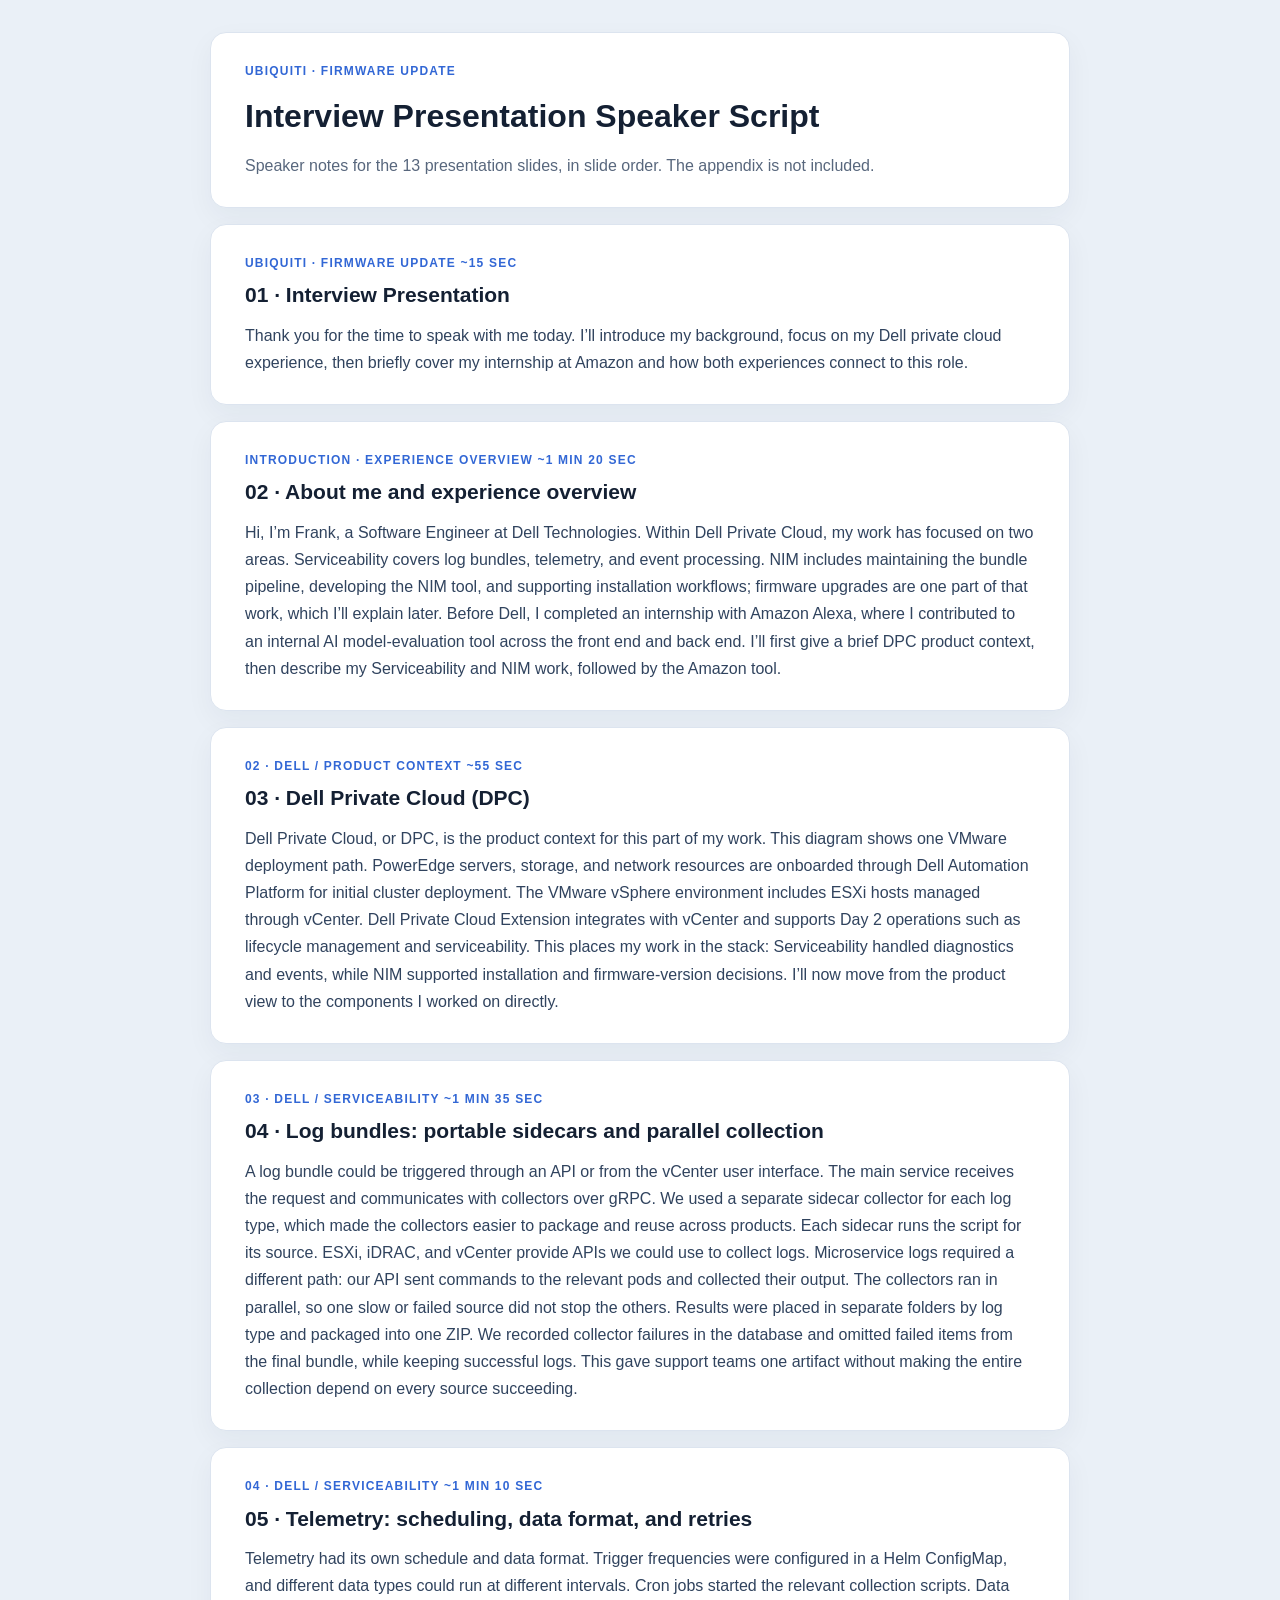
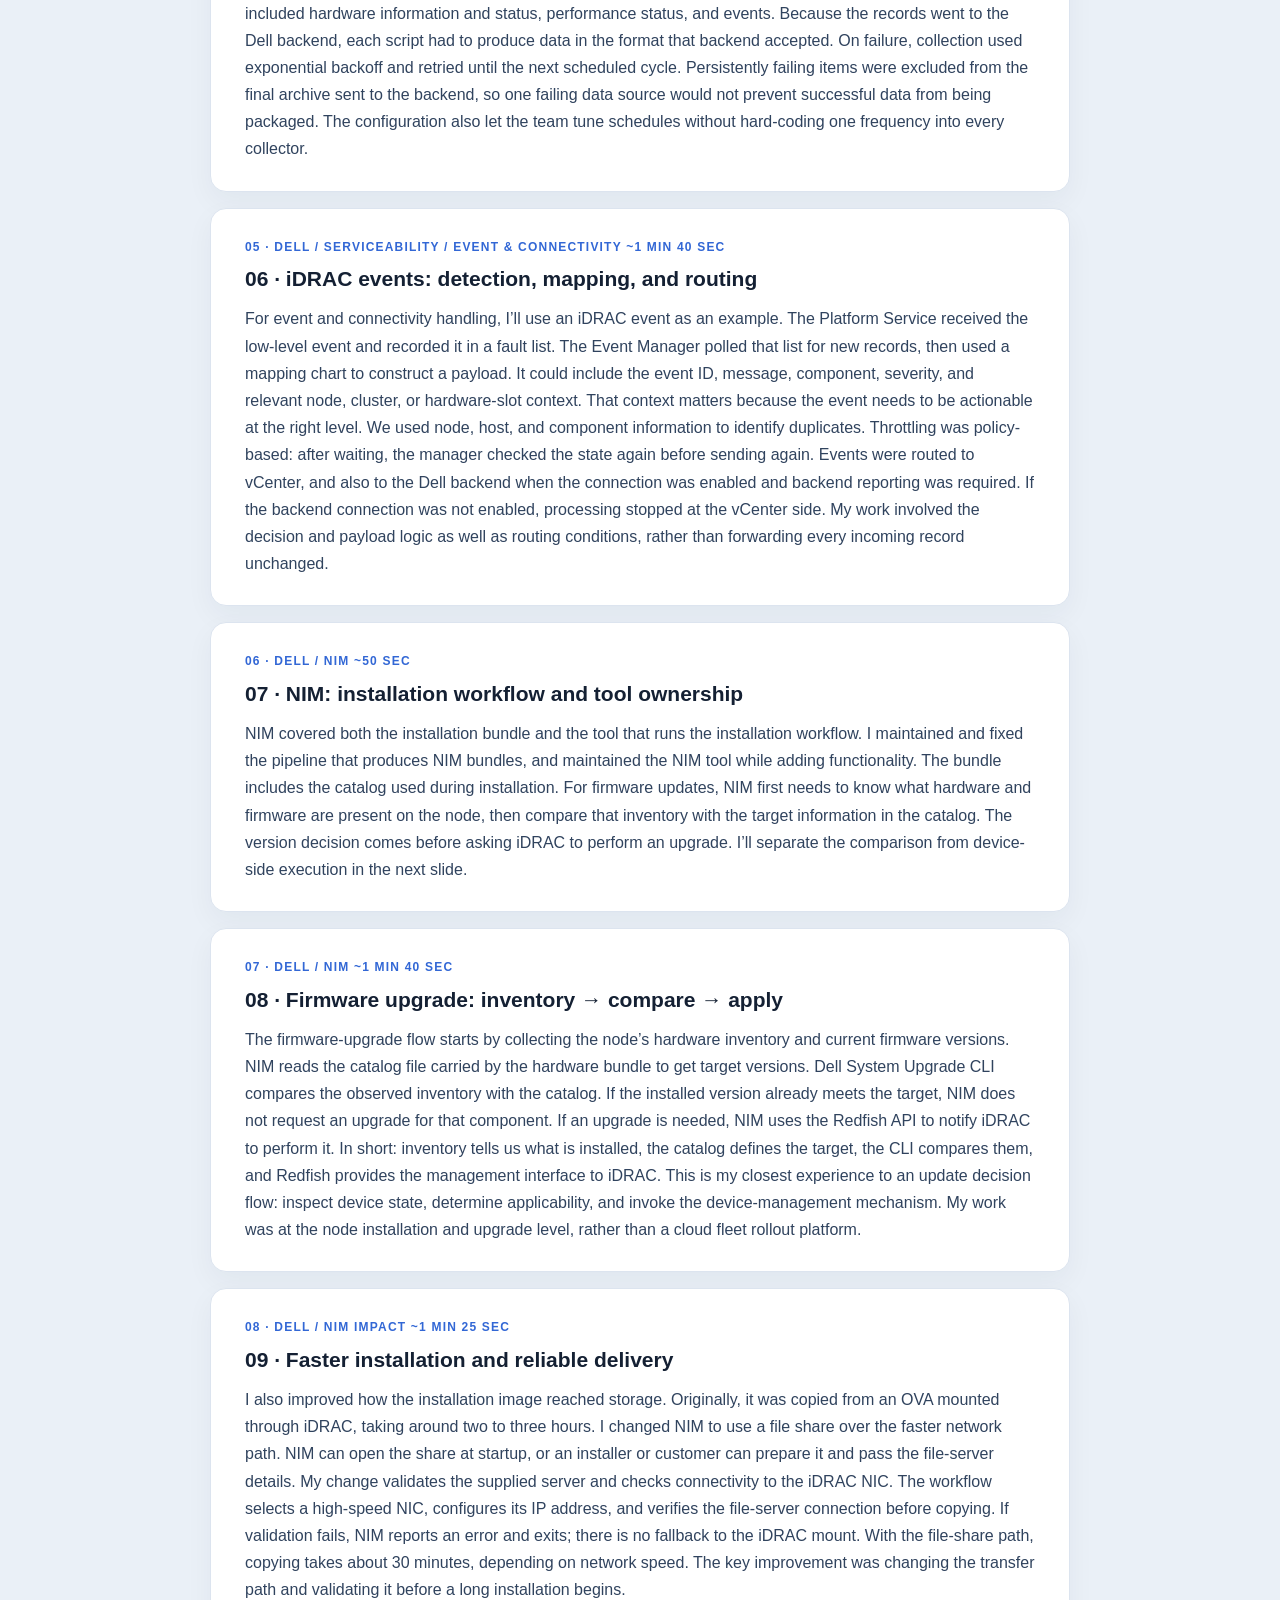
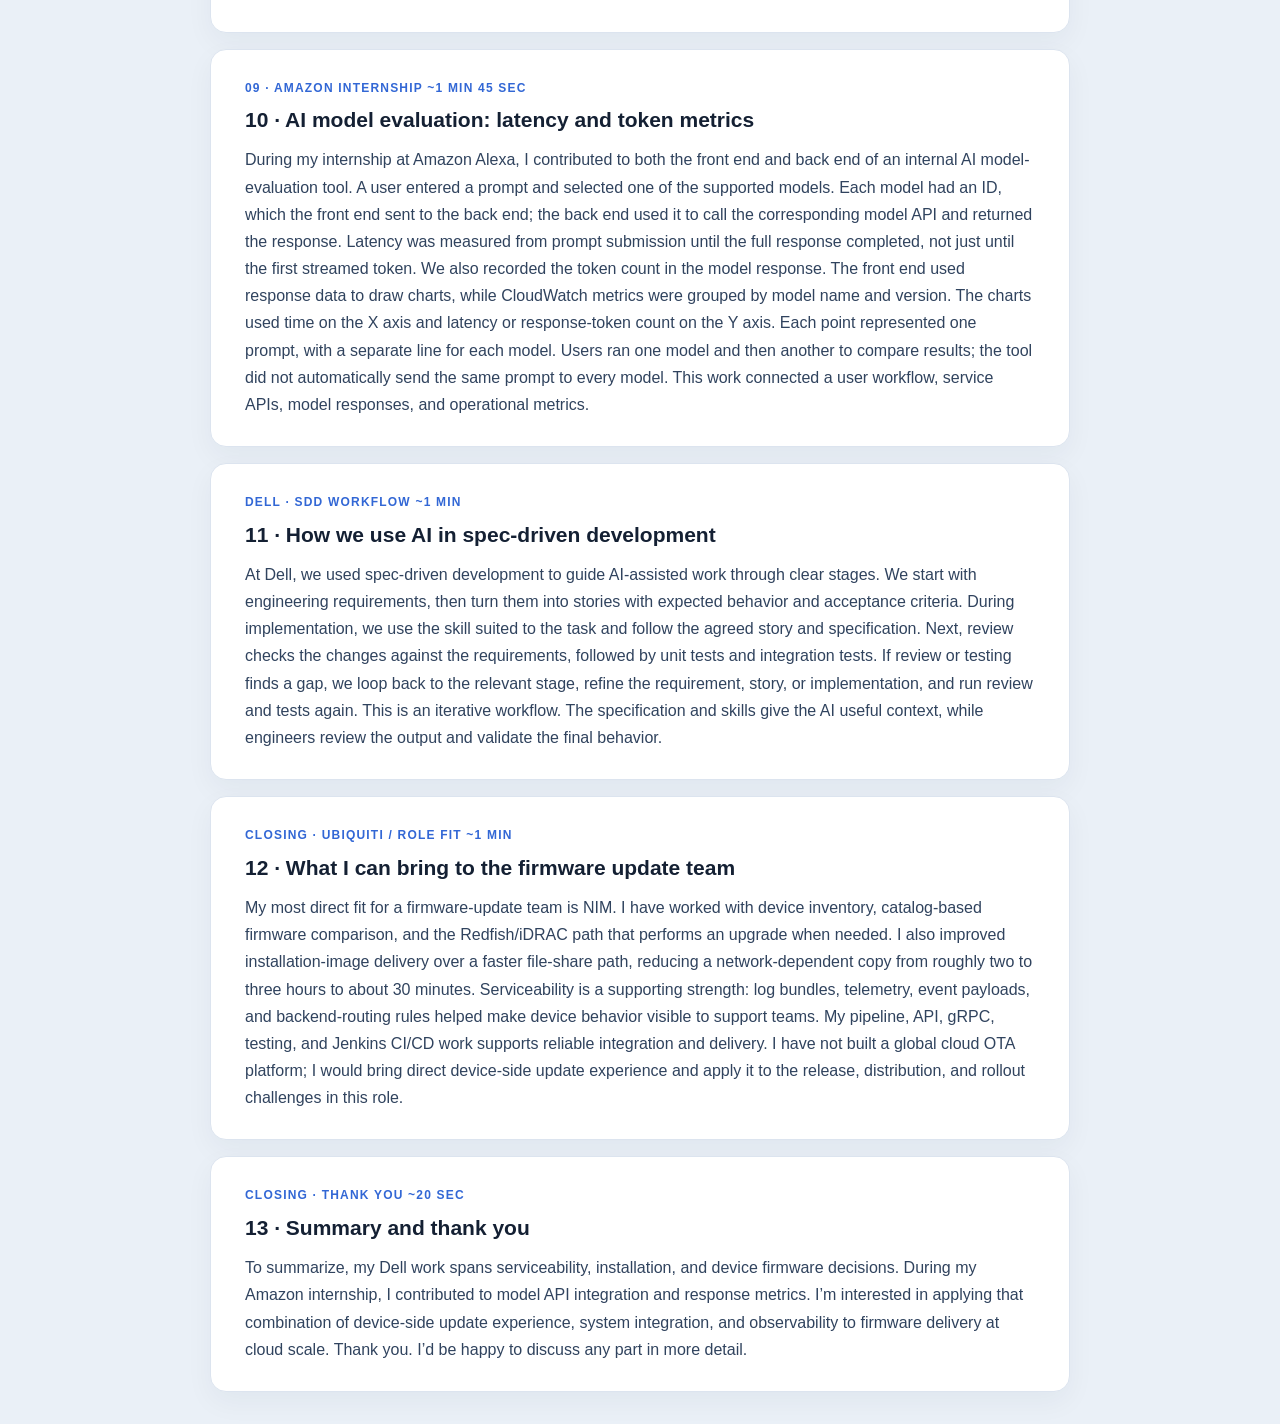
<file: Ubiquiti interview/ubiquiti-interview-en-script.html>
<!doctype html>
<html lang="en">
<head>
<meta charset="utf-8"><meta name="viewport" content="width=device-width,initial-scale=1">
<title>Ubiquiti Interview Presentation · Speaker Script</title>
<style>
:root{--ink:#142033;--muted:#58677d;--blue:#3267d5;--line:#dce4ef;--wash:#f3f6fb}
*{box-sizing:border-box}body{margin:0;background:#eaf0f7;color:var(--ink);font:16px/1.7 Inter,-apple-system,BlinkMacSystemFont,"Segoe UI",sans-serif}
main{max-width:900px;margin:32px auto;padding:0 20px}.intro,.slide-note{background:#fff;border:1px solid var(--line);border-radius:16px;padding:28px 34px;margin:16px 0;box-shadow:0 10px 28px #1a2d480c}
.eyebrow{color:var(--blue);font-size:12px;font-weight:750;letter-spacing:.1em;text-transform:uppercase}.intro h1{font-size:32px;margin:8px 0}.intro p{color:var(--muted);margin:0}.slide-note h2{font-size:21px;line-height:1.35;margin:8px 0 12px}.slide-note p{margin:0;color:#30435e;white-space:pre-line}
@media print{body{background:#fff}main{max-width:none;margin:0;padding:0 8px}.intro,.slide-note{box-shadow:none;border-radius:0;break-inside:avoid;margin:0 0 12px;padding:18px}.intro h1{font-size:25px}}
</style></head><body><main>
<header class="intro"><div class="eyebrow">Ubiquiti · Firmware Update</div><h1>Interview Presentation Speaker Script</h1><p>Speaker notes for the 13 presentation slides, in slide order. The appendix is not included.</p></header>
<section class="slide-note"><div class="eyebrow">Ubiquiti · Firmware Update ~15 sec</div><h2>01 · Interview Presentation</h2><p>Thank you for the time to speak with me today. I’ll introduce my background, focus on my Dell private cloud experience, then briefly cover my internship at Amazon and how both experiences connect to this role.</p></section>
<section class="slide-note"><div class="eyebrow">Introduction · Experience overview ~1 min 20 sec</div><h2>02 · About me and experience overview</h2><p>Hi, I’m Frank, a Software Engineer at Dell Technologies. Within Dell Private Cloud, my work has focused on two areas. Serviceability covers log bundles, telemetry, and event processing. NIM includes maintaining the bundle pipeline, developing the NIM tool, and supporting installation workflows; firmware upgrades are one part of that work, which I’ll explain later. Before Dell, I completed an internship with Amazon Alexa, where I contributed to an internal AI model-evaluation tool across the front end and back end. I’ll first give a brief DPC product context, then describe my Serviceability and NIM work, followed by the Amazon tool.</p></section>

<section class="slide-note"><div class="eyebrow">02 · Dell / Product context ~55 sec</div><h2>03 · Dell Private Cloud (DPC)</h2><p>Dell Private Cloud, or DPC, is the product context for this part of my work. This diagram shows one VMware deployment path. PowerEdge servers, storage, and network resources are onboarded through Dell Automation Platform for initial cluster deployment. The VMware vSphere environment includes ESXi hosts managed through vCenter. Dell Private Cloud Extension integrates with vCenter and supports Day 2 operations such as lifecycle management and serviceability. This places my work in the stack: Serviceability handled diagnostics and events, while NIM supported installation and firmware-version decisions. I’ll now move from the product view to the components I worked on directly.</p></section>
<section class="slide-note"><div class="eyebrow">03 · Dell / Serviceability ~1 min 35 sec</div><h2>04 · Log bundles: portable sidecars and parallel collection</h2><p>A log bundle could be triggered through an API or from the vCenter user interface. The main service receives the request and communicates with collectors over gRPC. We used a separate sidecar collector for each log type, which made the collectors easier to package and reuse across products. Each sidecar runs the script for its source. ESXi, iDRAC, and vCenter provide APIs we could use to collect logs. Microservice logs required a different path: our API sent commands to the relevant pods and collected their output. The collectors ran in parallel, so one slow or failed source did not stop the others. Results were placed in separate folders by log type and packaged into one ZIP. We recorded collector failures in the database and omitted failed items from the final bundle, while keeping successful logs. This gave support teams one artifact without making the entire collection depend on every source succeeding.</p></section>
<section class="slide-note"><div class="eyebrow">04 · Dell / Serviceability ~1 min 10 sec</div><h2>05 · Telemetry: scheduling, data format, and retries</h2><p>Telemetry had its own schedule and data format. Trigger frequencies were configured in a Helm ConfigMap, and different data types could run at different intervals. Cron jobs started the relevant collection scripts. Data included hardware information and status, performance status, and events. Because the records went to the Dell backend, each script had to produce data in the format that backend accepted. On failure, collection used exponential backoff and retried until the next scheduled cycle. Persistently failing items were excluded from the final archive sent to the backend, so one failing data source would not prevent successful data from being packaged. The configuration also let the team tune schedules without hard-coding one frequency into every collector.</p></section>
<section class="slide-note"><div class="eyebrow">05 · Dell / Serviceability / Event &amp; Connectivity ~1 min 40 sec</div><h2>06 · iDRAC events: detection, mapping, and routing</h2><p>For event and connectivity handling, I’ll use an iDRAC event as an example. The Platform Service received the low-level event and recorded it in a fault list. The Event Manager polled that list for new records, then used a mapping chart to construct a payload. It could include the event ID, message, component, severity, and relevant node, cluster, or hardware-slot context. That context matters because the event needs to be actionable at the right level. We used node, host, and component information to identify duplicates. Throttling was policy-based: after waiting, the manager checked the state again before sending again. Events were routed to vCenter, and also to the Dell backend when the connection was enabled and backend reporting was required. If the backend connection was not enabled, processing stopped at the vCenter side. My work involved the decision and payload logic as well as routing conditions, rather than forwarding every incoming record unchanged.</p></section>
<section class="slide-note"><div class="eyebrow">06 · Dell / NIM ~50 sec</div><h2>07 · NIM: installation workflow and tool ownership</h2><p>NIM covered both the installation bundle and the tool that runs the installation workflow. I maintained and fixed the pipeline that produces NIM bundles, and maintained the NIM tool while adding functionality. The bundle includes the catalog used during installation. For firmware updates, NIM first needs to know what hardware and firmware are present on the node, then compare that inventory with the target information in the catalog. The version decision comes before asking iDRAC to perform an upgrade. I’ll separate the comparison from device-side execution in the next slide.</p></section>
<section class="slide-note"><div class="eyebrow">07 · Dell / NIM ~1 min 40 sec</div><h2>08 · Firmware upgrade: inventory → compare → apply</h2><p>The firmware-upgrade flow starts by collecting the node’s hardware inventory and current firmware versions. NIM reads the catalog file carried by the hardware bundle to get target versions. Dell System Upgrade CLI compares the observed inventory with the catalog. If the installed version already meets the target, NIM does not request an upgrade for that component. If an upgrade is needed, NIM uses the Redfish API to notify iDRAC to perform it. In short: inventory tells us what is installed, the catalog defines the target, the CLI compares them, and Redfish provides the management interface to iDRAC. This is my closest experience to an update decision flow: inspect device state, determine applicability, and invoke the device-management mechanism. My work was at the node installation and upgrade level, rather than a cloud fleet rollout platform.</p></section>
<section class="slide-note"><div class="eyebrow">08 · Dell / NIM impact ~1 min 25 sec</div><h2>09 · Faster installation and reliable delivery</h2><p>I also improved how the installation image reached storage. Originally, it was copied from an OVA mounted through iDRAC, taking around two to three hours. I changed NIM to use a file share over the faster network path. NIM can open the share at startup, or an installer or customer can prepare it and pass the file-server details. My change validates the supplied server and checks connectivity to the iDRAC NIC. The workflow selects a high-speed NIC, configures its IP address, and verifies the file-server connection before copying. If validation fails, NIM reports an error and exits; there is no fallback to the iDRAC mount. With the file-share path, copying takes about 30 minutes, depending on network speed. The key improvement was changing the transfer path and validating it before a long installation begins.</p></section>
<section class="slide-note"><div class="eyebrow">09 · Amazon Internship ~1 min 45 sec</div><h2>10 · AI model evaluation: latency and token metrics</h2><p>During my internship at Amazon Alexa, I contributed to both the front end and back end of an internal AI model-evaluation tool. A user entered a prompt and selected one of the supported models. Each model had an ID, which the front end sent to the back end; the back end used it to call the corresponding model API and returned the response. Latency was measured from prompt submission until the full response completed, not just until the first streamed token. We also recorded the token count in the model response. The front end used response data to draw charts, while CloudWatch metrics were grouped by model name and version. The charts used time on the X axis and latency or response-token count on the Y axis. Each point represented one prompt, with a separate line for each model. Users ran one model and then another to compare results; the tool did not automatically send the same prompt to every model. This work connected a user workflow, service APIs, model responses, and operational metrics.</p></section>
<section class="slide-note"><div class="eyebrow">Dell · SDD workflow ~1 min</div><h2>11 · How we use AI in spec-driven development</h2><p>At Dell, we used spec-driven development to guide AI-assisted work through clear stages. We start with engineering requirements, then turn them into stories with expected behavior and acceptance criteria. During implementation, we use the skill suited to the task and follow the agreed story and specification. Next, review checks the changes against the requirements, followed by unit tests and integration tests. If review or testing finds a gap, we loop back to the relevant stage, refine the requirement, story, or implementation, and run review and tests again. This is an iterative workflow. The specification and skills give the AI useful context, while engineers review the output and validate the final behavior.</p></section>
<section class="slide-note"><div class="eyebrow">Closing · Ubiquiti / Role fit ~1 min</div><h2>12 · What I can bring to the firmware update team</h2><p>My most direct fit for a firmware-update team is NIM. I have worked with device inventory, catalog-based firmware comparison, and the Redfish/iDRAC path that performs an upgrade when needed. I also improved installation-image delivery over a faster file-share path, reducing a network-dependent copy from roughly two to three hours to about 30 minutes. Serviceability is a supporting strength: log bundles, telemetry, event payloads, and backend-routing rules helped make device behavior visible to support teams. My pipeline, API, gRPC, testing, and Jenkins CI/CD work supports reliable integration and delivery. I have not built a global cloud OTA platform; I would bring direct device-side update experience and apply it to the release, distribution, and rollout challenges in this role.</p></section>
<section class="slide-note"><div class="eyebrow">Closing · Thank you ~20 sec</div><h2>13 · Summary and thank you</h2><p>To summarize, my Dell work spans serviceability, installation, and device firmware decisions. During my Amazon internship, I contributed to model API integration and response metrics. I’m interested in applying that combination of device-side update experience, system integration, and observability to firmware delivery at cloud scale. Thank you. I’d be happy to discuss any part in more detail.</p></section>
</main></body></html>
</file>
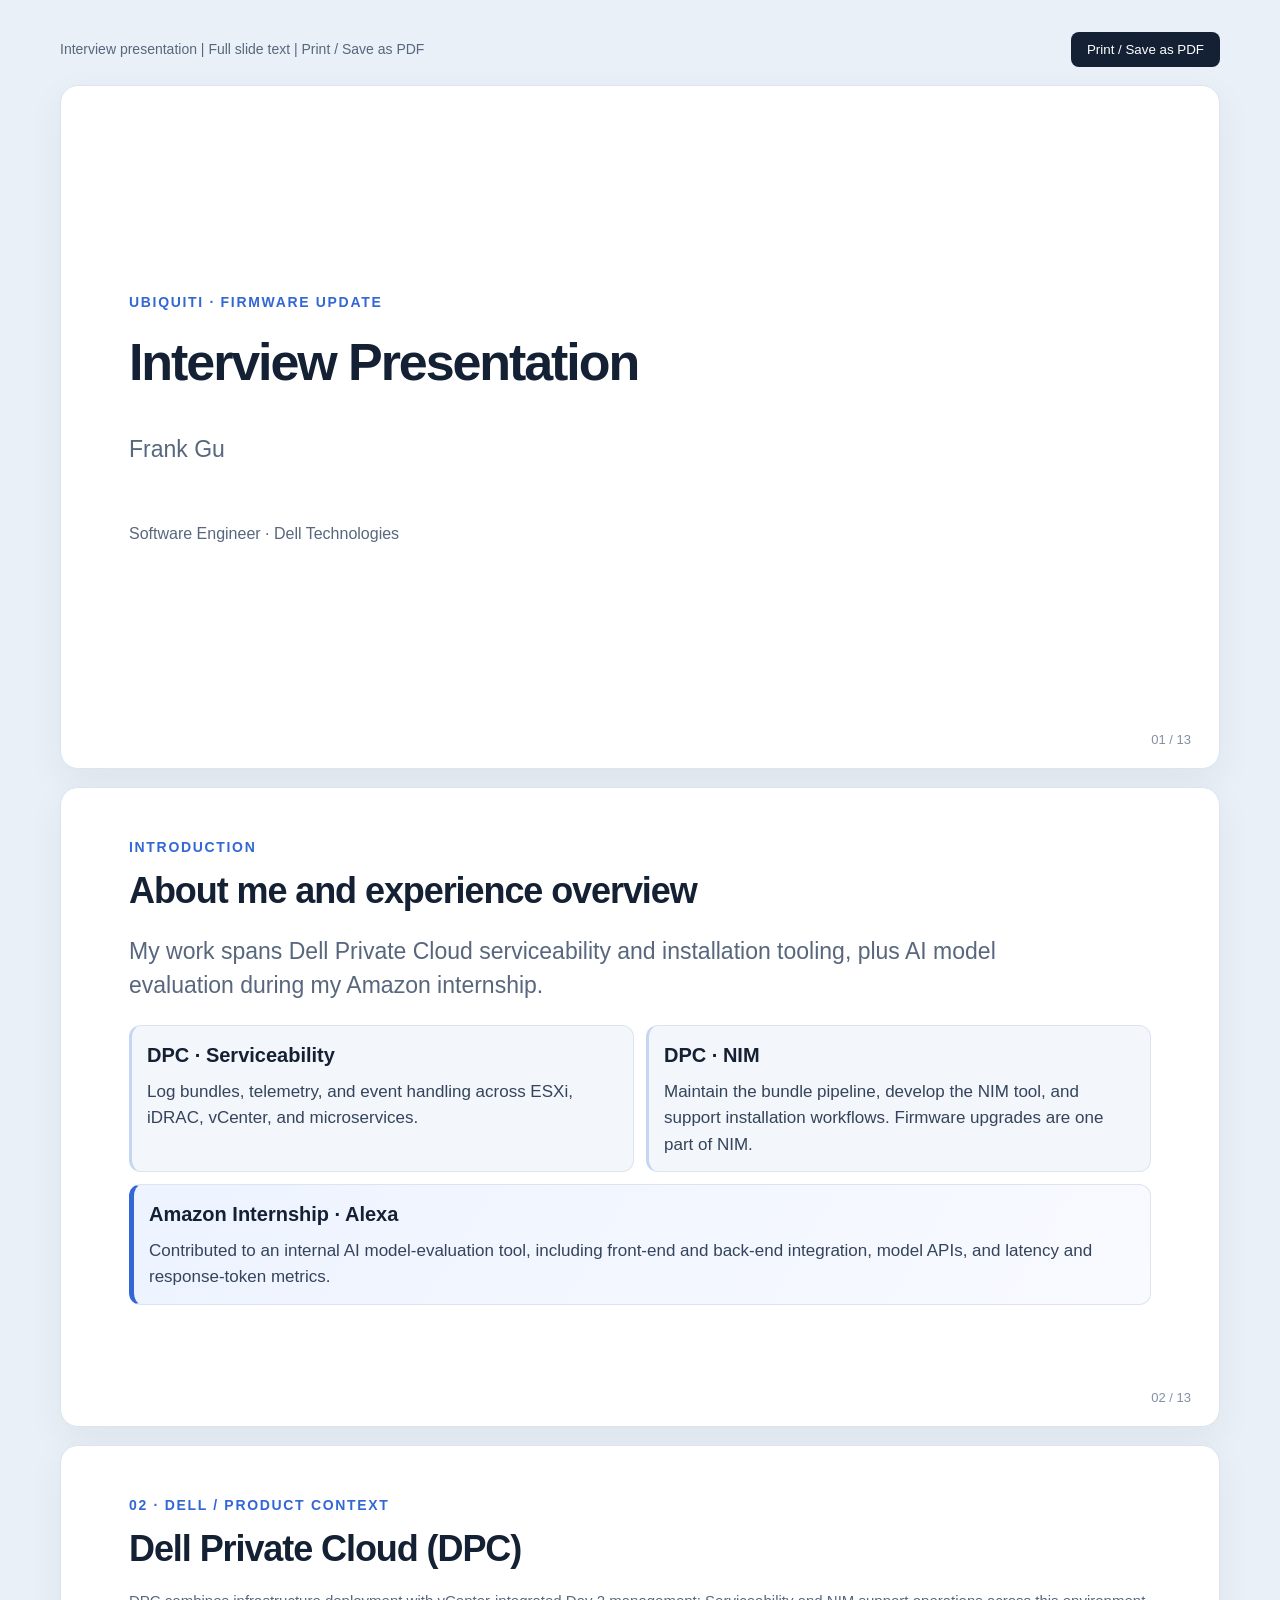
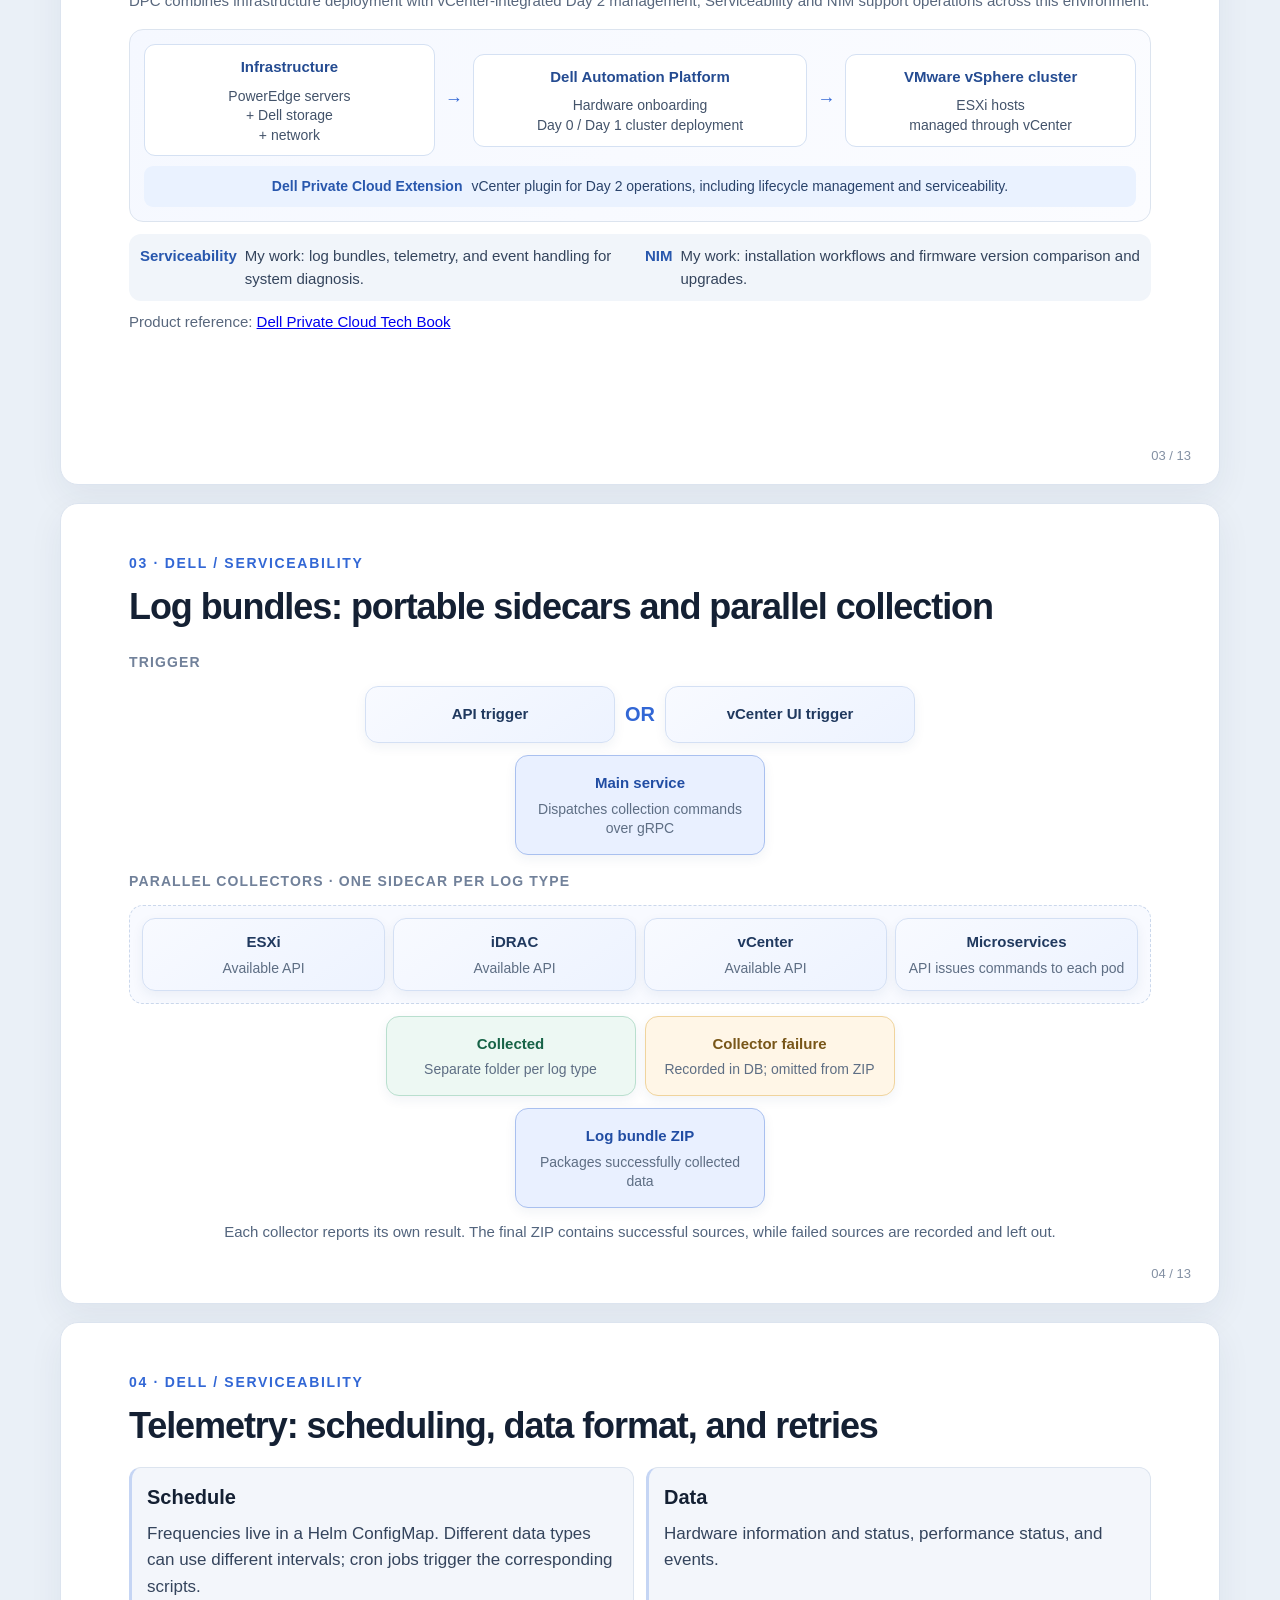
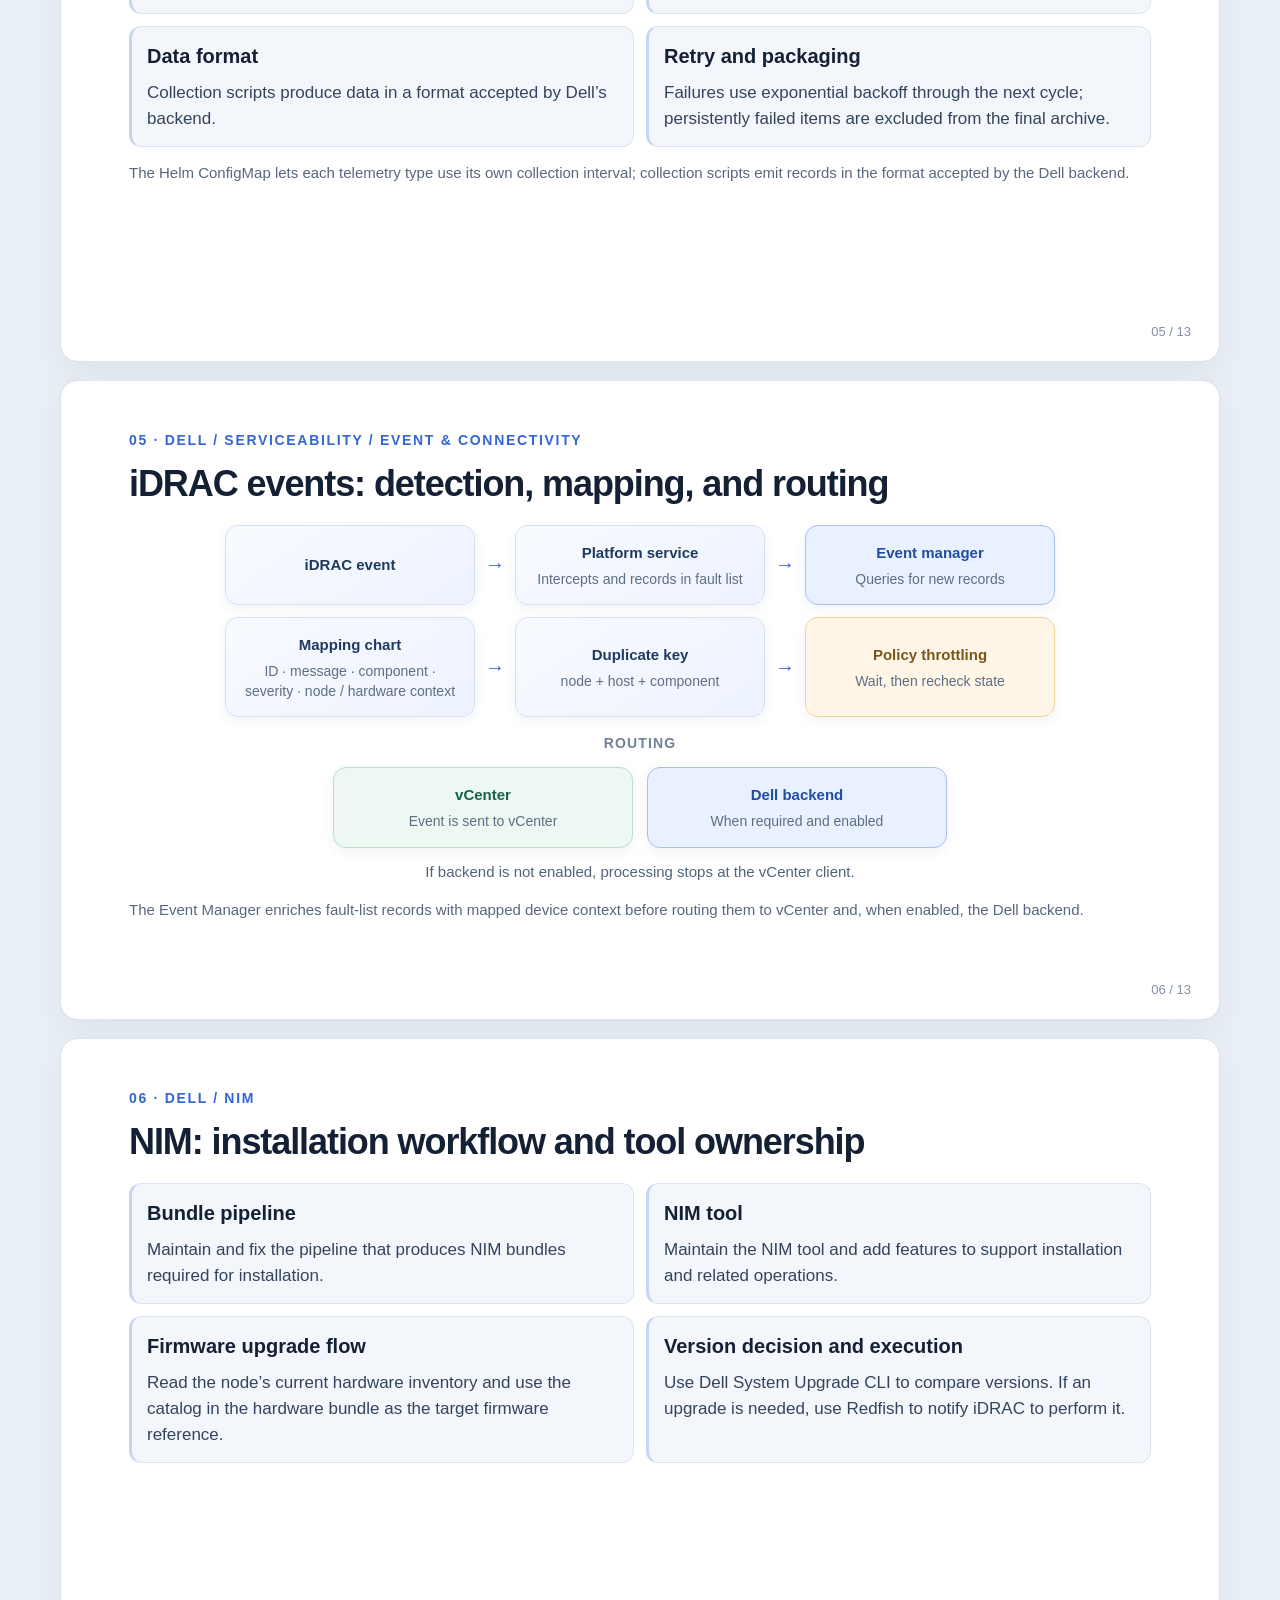
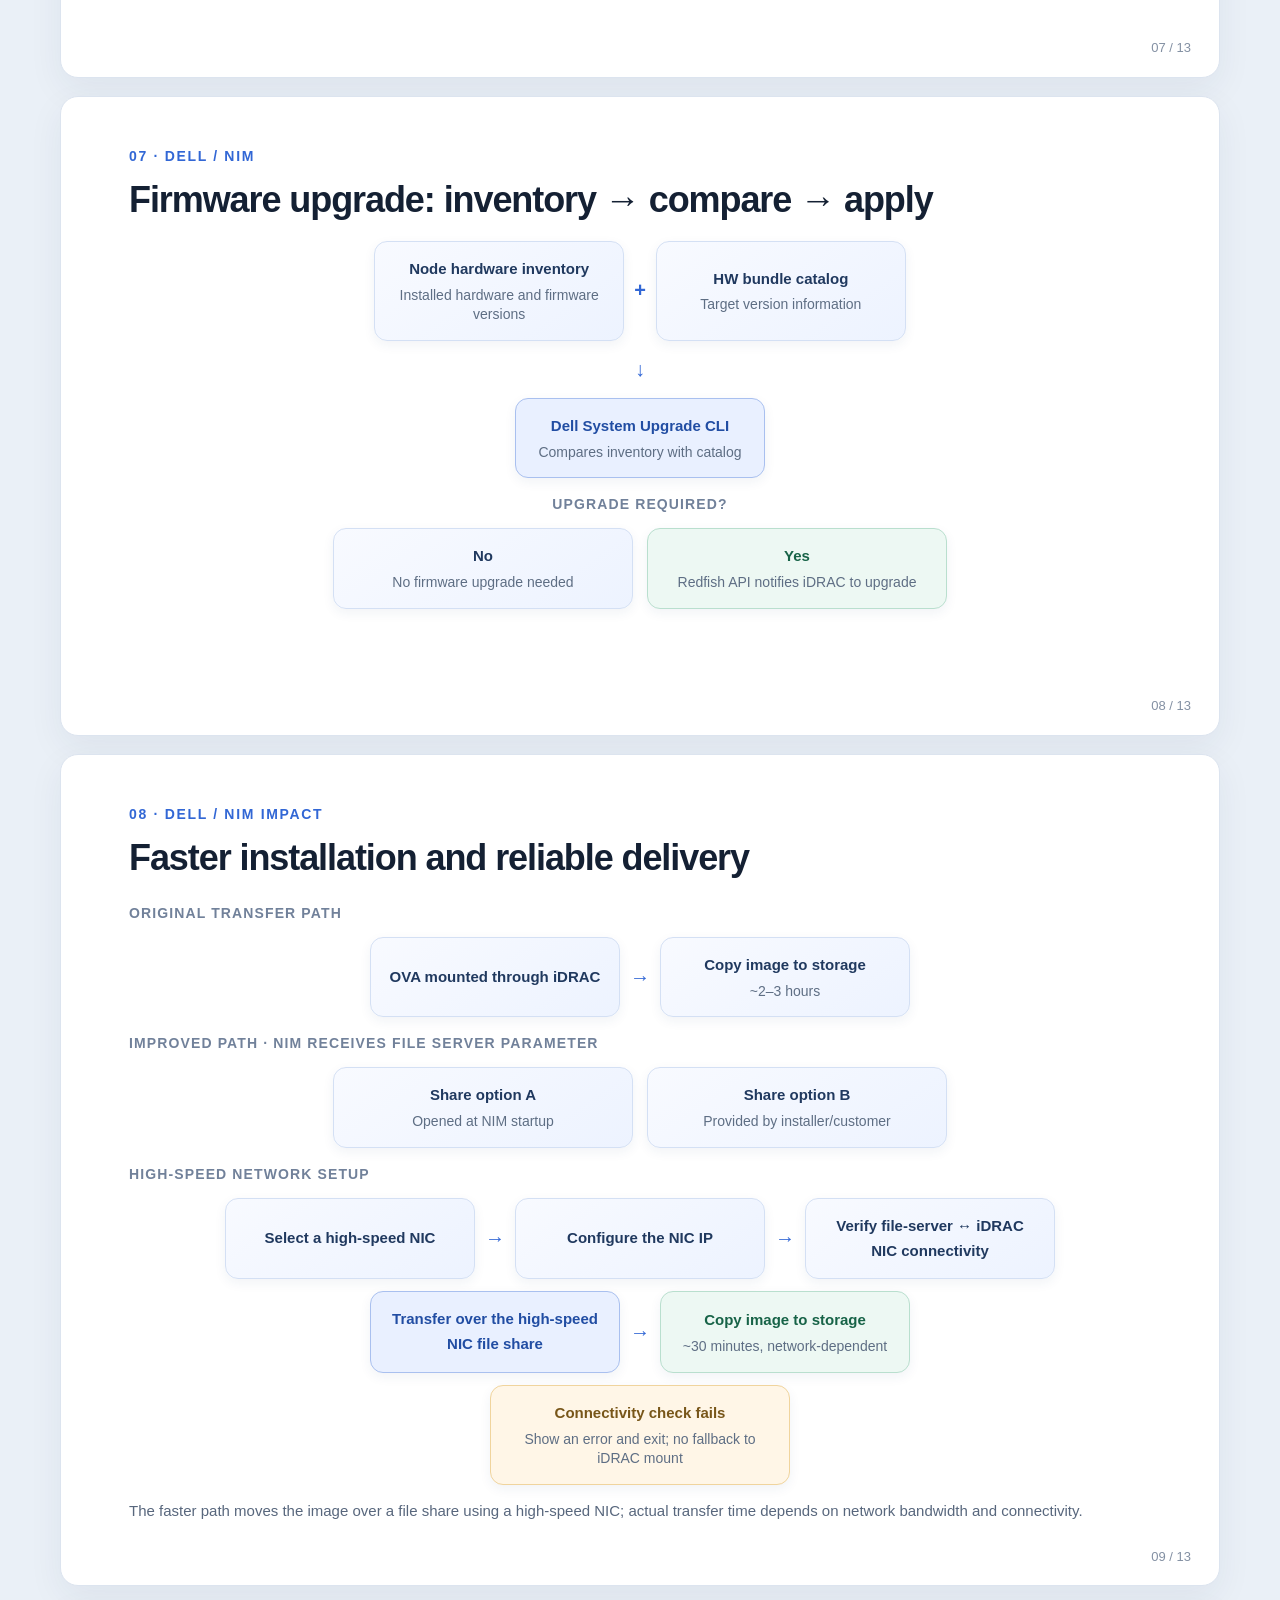
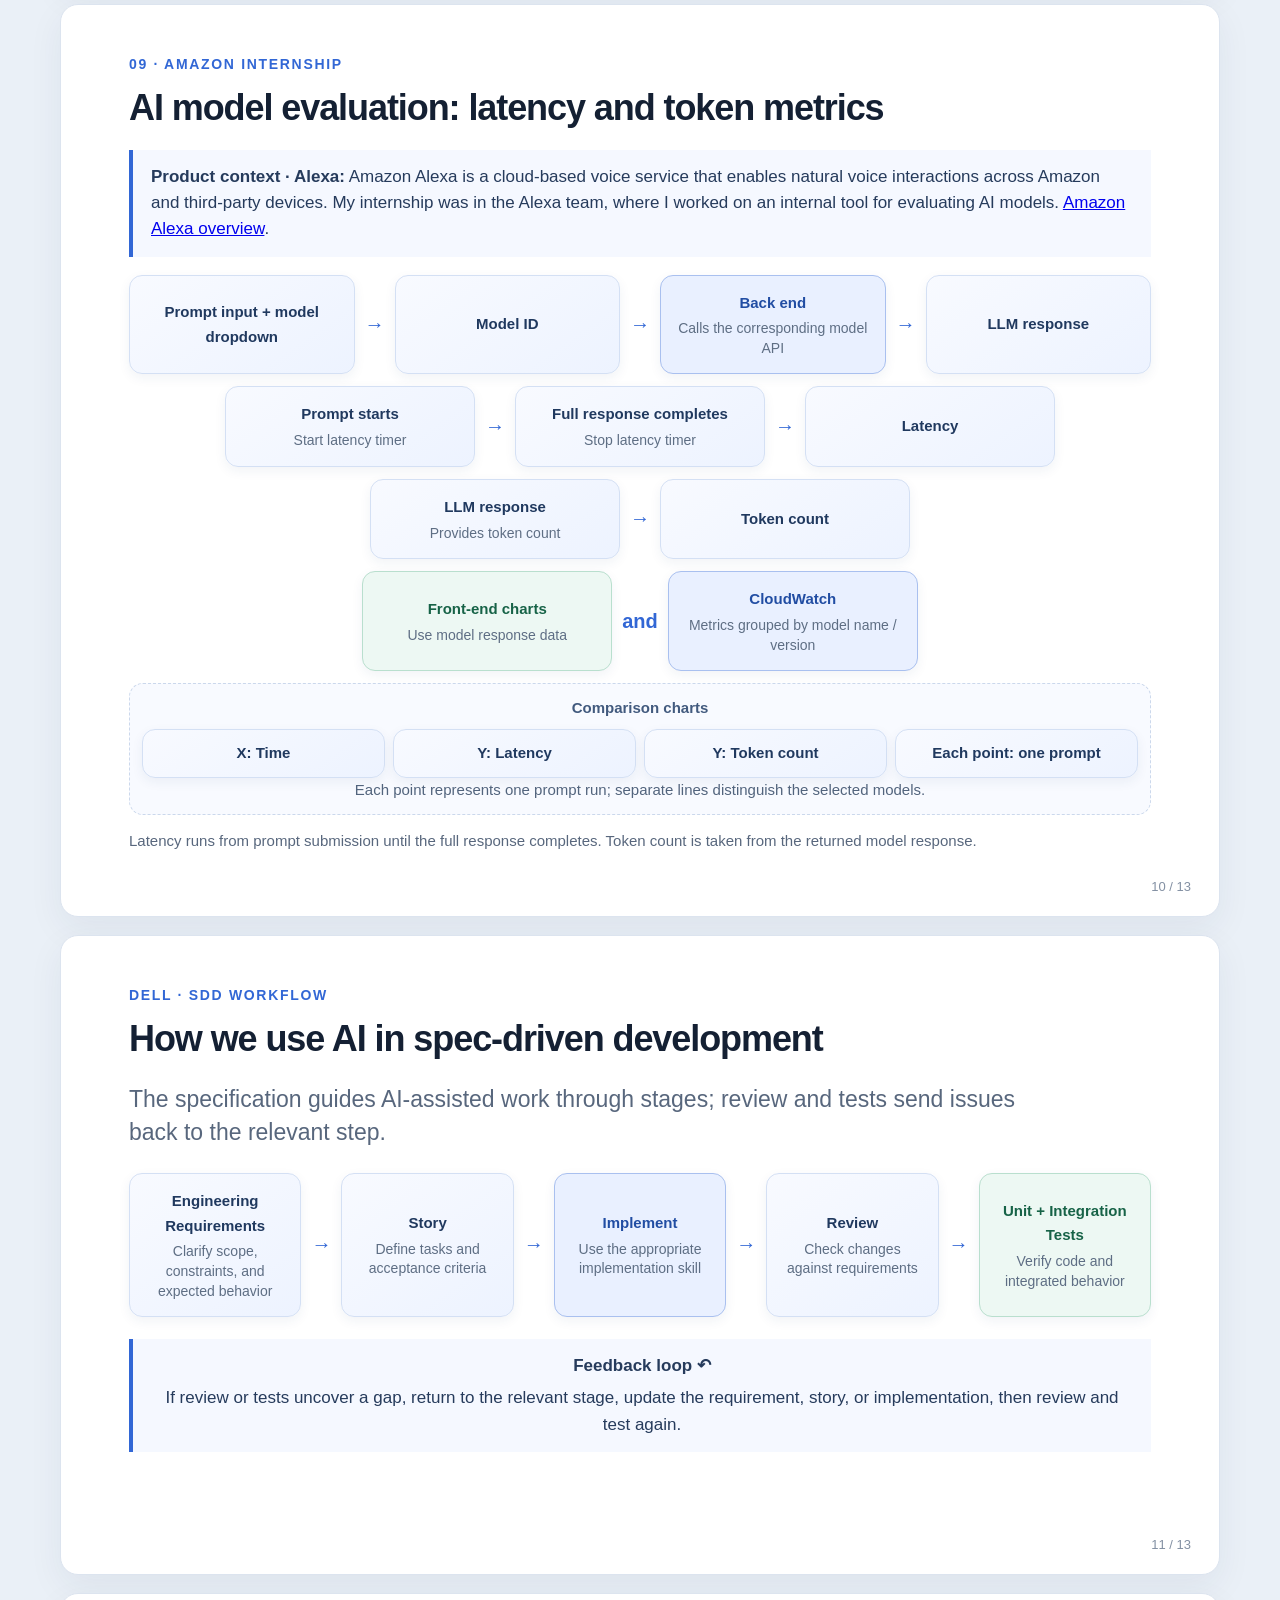
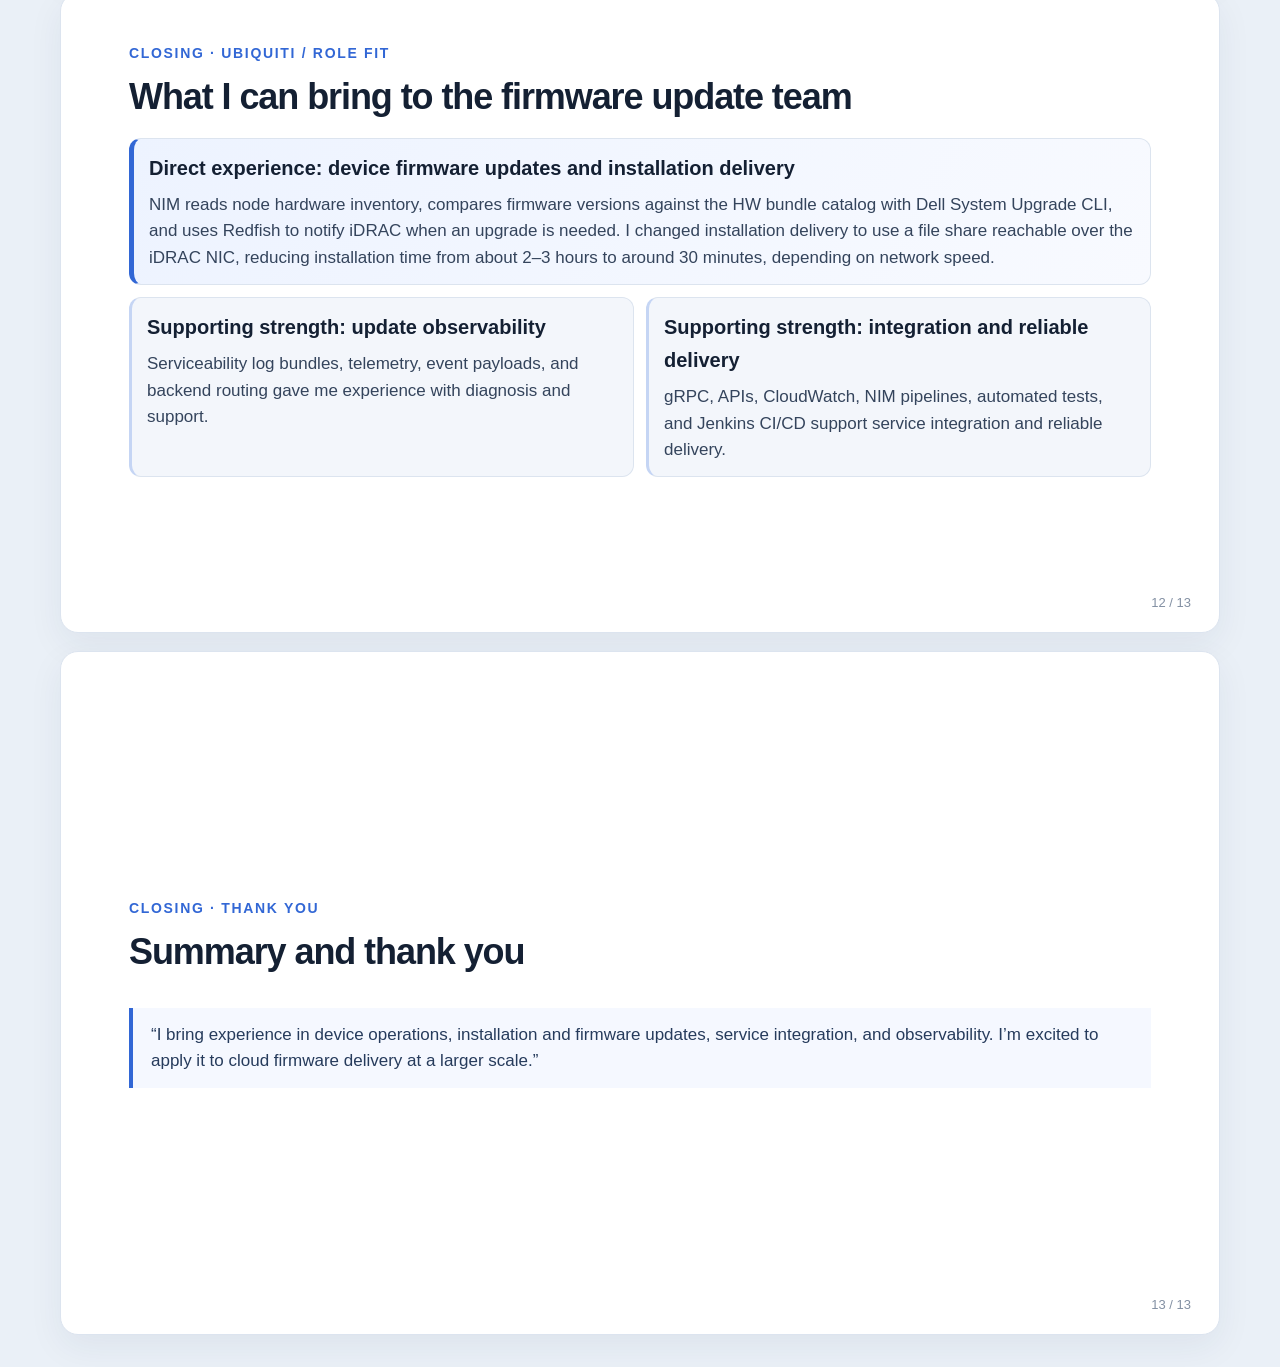
<file: Ubiquiti interview/ubiquiti-interview-en.html>
<!doctype html>
<html lang="en">
<head>
<meta charset="utf-8"><meta name="viewport" content="width=device-width,initial-scale=1">
<title>Frank Gu | Ubiquiti Firmware Update</title>
<style>
:root{--ink:#142033;--muted:#58677d;--blue:#3267d5;--line:#dce4ef;--wash:#f3f6fb;--green:#16785a}*{box-sizing:border-box}body{margin:0;background:#eaf0f7;color:var(--ink);font:16px/1.65 Inter,-apple-system,BlinkMacSystemFont,"Segoe UI",sans-serif}.deck{max-width:1040px;margin:32px auto;padding:0 20px}.toolbar{display:flex;justify-content:space-between;align-items:center;gap:12px;margin-bottom:18px;color:var(--muted);font-size:14px}.toolbar button{border:0;background:var(--ink);color:#fff;padding:10px 16px;border-radius:8px;cursor:pointer}.slide{background:#fff;border:1px solid var(--line);border-radius:18px;padding:48px 58px;margin:18px 0;min-height:600px;box-shadow:0 12px 35px #1a2d4810;position:relative;page-break-after:always}.eyebrow{color:var(--blue);font-weight:750;letter-spacing:.12em;text-transform:uppercase;font-size:12px}.slide h1{font-size:46px;line-height:1.08;letter-spacing:-.04em;margin:20px 0}.slide h2{font-size:30px;letter-spacing:-.03em;margin:10px 0 20px}.slide h3{font-size:17px;margin:0 0 7px}.sub{font-size:20px;color:var(--muted);max-width:760px}.meta{margin-top:32px;color:var(--muted)}.grid{display:grid;grid-template-columns:1fr 1fr;gap:12px}.card{background:var(--wash);border:1px solid var(--line);border-left:3px solid #c5d5f4;border-radius:12px;padding:13px 15px}.card.feature{grid-column:1/-1;background:linear-gradient(120deg,#edf3ff,#f8faff);border-left:5px solid var(--blue)}.card p{margin:0;color:#34445c;font-size:14px;line-height:1.5}.callout{border-left:4px solid var(--blue);padding:11px 15px;background:#f5f8ff;color:#263b5c;margin-top:14px}.metric{font-size:30px;color:var(--green);font-weight:800}.script{color:#30435e;font-size:16px;white-space:pre-line}.footer{position:absolute;bottom:18px;right:28px;color:#8390a3;font-size:12px}.small{font-size:13px;color:var(--muted)}.flow{display:flex;gap:8px;align-items:stretch;margin-top:14px;counter-reset:step}.flow span{counter-increment:step;flex:1;display:flex;flex-direction:column;justify-content:center;align-items:center;gap:5px;border:1px solid #d7e3f8;background:linear-gradient(145deg,#f6f9ff,#edf3ff);padding:10px;border-radius:11px;font-size:13px;font-weight:650;text-align:center;min-height:68px}.flow span:before{content:counter(step);display:grid;place-items:center;width:21px;height:21px;border-radius:50%;background:var(--blue);color:#fff;font-size:11px}.flow i{align-self:center;color:var(--blue);font-style:normal;font-weight:800}@media(max-width:700px){.slide{padding:30px 22px;min-height:unset}.slide h1{font-size:36px}.grid{grid-template-columns:1fr}.flow{flex-direction:column}.flow i{transform:rotate(90deg);align-self:center}.footer{position:static;text-align:right;margin-top:20px}}@media print{body{background:white}.deck{max-width:none;margin:0;padding:0}.toolbar{display:none}.slide{border:0;border-radius:0;box-shadow:none;margin:0;min-height:100vh;padding:38px 48px}.speaker .script{display:block!important}.card p{display:block!important;-webkit-line-clamp:unset!important;overflow:visible!important}.footer{bottom:14px}}
.diagram{display:flex;flex-direction:column;gap:12px;margin:18px 0 10px}.diagram-row{display:flex;align-items:stretch;justify-content:center;gap:9px;flex-wrap:wrap}.dnode{display:flex;flex-direction:column;align-items:center;justify-content:center;flex:1;min-width:130px;max-width:250px;padding:13px 15px;border:1px solid #d4e0f4;border-radius:13px;background:linear-gradient(145deg,#f8faff,#edf3ff);text-align:center;font-weight:700;color:#20395f;box-shadow:0 4px 12px #213e6810}.dnode small{display:block;font-size:12px;line-height:1.35;color:#5e6e84;font-weight:500;margin-top:4px}.dnode.primary{background:#e9f0ff;border-color:#a9c0ef;color:#214da3}.dnode.good{background:#edf8f3;border-color:#b9dfce;color:#176347}.dnode.warn{background:#fff6e7;border-color:#f0d49d;color:#785619}.darrow{align-self:center;color:var(--blue);font-weight:800;font-size:20px}.dlabel{font-size:12px;text-transform:uppercase;letter-spacing:.08em;color:#71819a;font-weight:750;margin:3px 0 0}.dbranch{display:flex;justify-content:center;gap:14px;align-items:stretch;flex-wrap:wrap}.dbranch .dnode{max-width:300px}.dnote{font-size:13px;color:#52647d;text-align:center;margin:0}.dgroup{padding:12px;background:#f8faff;border:1px dashed #cbd8ec;border-radius:14px}.dgroup-title{text-align:center;font-size:13px;font-weight:750;color:#425a7e;margin-bottom:8px}.dgrid{display:grid;grid-template-columns:repeat(4,1fr);gap:8px}.dgrid .dnode{min-width:unset;max-width:none;font-size:13px;padding:11px 8px}.dsmall{font-size:12px;color:#58677d}.diagram .darrow{padding:0 1px}@media(max-width:700px){.dgrid{grid-template-columns:1fr 1fr}.darrow{transform:rotate(90deg)}.diagram-row{align-items:center}}
/* Product context slide: show Dell Private Cloud (DPC). */
.product-contexts{display:grid;grid-template-columns:1fr 1fr;gap:14px;margin:16px 0 12px}.product-card{border:1px solid var(--line);border-radius:14px;padding:15px;background:#f8faff;min-width:0}.product-card h3{margin:7px 0 9px;font-size:17px}.product-card p{font-size:13px;line-height:1.45;color:#34445c;margin:10px 0 0}.product-tag{display:inline-block;padding:4px 8px;border-radius:999px;background:#e9f0ff;color:#2857ad;font-size:11px;font-weight:800;letter-spacing:.04em}.dpc-card{border-top:4px solid #3267d5}.dpc-context-card{border-top:4px solid #16785a}.product-flow{display:flex;align-items:center;justify-content:center;gap:6px;min-height:74px}.product-flow span{flex:1;min-width:0;padding:8px 5px;border:1px solid #d8e2f1;border-radius:9px;background:white;text-align:center;font-size:12px;font-weight:700;line-height:1.3;color:#20395f}.product-flow span small{font-size:10px;font-weight:500;color:#65748a}.product-flow b{color:var(--blue);font-size:15px}.work-map{display:grid;grid-template-columns:1fr 1fr;gap:10px;margin:10px 0;padding:11px;border-radius:12px;background:#f1f5fa}.work-map>div{display:flex;gap:8px;align-items:flex-start;font-size:12px;line-height:1.4}.work-map b{flex:0 0 auto;color:#2857ad}.work-map span{color:#34445c}.product-sources{margin-top:8px}
@media(max-width:700px){.product-contexts,.work-map{grid-template-columns:1fr}.product-flow{justify-content:stretch}.product-flow span{font-size:11px}}

/* Dell Private Cloud architecture diagram */
.dpc-overview{margin:16px 0 12px;padding:14px;border:1px solid var(--line);border-radius:14px;background:linear-gradient(120deg,#f5f8ff,#fbfcff)}.dpc-flow{display:grid;grid-template-columns:1fr 24px 1.15fr 24px 1fr;gap:7px;align-items:center}.dpc-step{min-height:92px;display:flex;flex-direction:column;justify-content:center;gap:7px;padding:10px;border:1px solid #d5e1f3;border-radius:11px;background:white;text-align:center}.dpc-step b{font-size:13px;color:#244b91}.dpc-step span{font-size:12px;line-height:1.4;color:#43536a}.dpc-flow i{text-align:center;color:var(--blue);font-style:normal;font-weight:800;font-size:18px}.dpc-extension{display:flex;justify-content:center;gap:9px;align-items:center;margin-top:10px;padding:9px 12px;border-radius:9px;background:#eaf2ff;color:#2a436b;font-size:12px}.dpc-extension b{color:#2857ad}.dpc-extension span{line-height:1.4}@media(max-width:700px){.dpc-flow{grid-template-columns:1fr}.dpc-flow i{transform:rotate(90deg)}.dpc-extension{align-items:flex-start;flex-direction:column}}

/* Center all labels within the Amazon evaluation flow boxes. */
.amazon-flow .dnode{display:flex;flex-direction:column;align-items:center;justify-content:center;text-align:center}.amazon-flow .dnode small{width:100%;text-align:center}.amazon-flow .dgroup-title{text-align:center}

/* Larger, roomier slide typography for presentation viewing. */
.slide.vertical-center{display:flex;flex-direction:column;justify-content:center;min-height:max(640px,76vh)}
.deck{max-width:1200px}
.slide{padding:48px 68px;min-height:640px}
.eyebrow{font-size:14px}
.slide h1{font-size:52px}
.slide h2{font-size:36px;line-height:1.2}
.slide h3{font-size:20px}
.slide .sub{font-size:23px;line-height:1.45;max-width:900px}
.slide .card p{font-size:17px;line-height:1.55}
.slide .callout{font-size:17px;line-height:1.55;padding:14px 18px}
.slide .small{font-size:15px;line-height:1.5}
.dnode{font-size:15px;padding:15px 17px}
.dnode small{font-size:14px;line-height:1.4}
.dlabel{font-size:14px}
.dlabel.centered{text-align:center;align-self:stretch}
.sdd-flow .dnode{min-height:132px;max-width:230px}.sdd-loop{text-align:center;margin-top:22px;padding:18px 22px;font-size:17px}.sdd-loop p{margin:6px 0 0}
.dnote{font-size:15px}
.dgroup-title{font-size:15px}
.dgrid .dnode{font-size:15px}
.dpc-step b{font-size:15px}
.dpc-step span{font-size:14px}
.dpc-extension{font-size:14px}
.work-map>div{font-size:15px;line-height:1.5}
.footer{font-size:13px}
@media(max-width:700px){
 .slide{padding:30px 22px;min-height:unset}
 .slide.vertical-center{min-height:70vh}
 .slide h1{font-size:40px}
 .slide h2{font-size:30px}
 .slide h3{font-size:18px}
 .slide .sub{font-size:20px}
 .slide .card p,.slide .callout{font-size:16px}
 .dnode{font-size:14px}
 .dnode small{font-size:13px}
}
@media print{
 .deck{max-width:none}
 .slide{padding:38px 48px;min-height:100vh}
 .slide h1{font-size:46px}
 .slide h2{font-size:32px}
 .slide h3{font-size:19px}
 .slide .card p,.slide .callout{font-size:15px}
}
</style></head><body><main class="deck">
<div class="toolbar"><span>Interview presentation | Full slide text | Print / Save as PDF</span><button onclick="window.print()">Print / Save as PDF</button></div>
<section class="slide vertical-center"><div class="eyebrow">Ubiquiti · Firmware Update </div><h1>Interview Presentation</h1><p class="sub">Frank Gu</p><p class="meta">Software Engineer · Dell Technologies</p><div class="footer">01 / 13</div></section>
<section class="slide"><div class="eyebrow">Introduction</div><h2>About me and experience overview</h2><p class="sub">My work spans Dell Private Cloud serviceability and installation tooling, plus AI model evaluation during my Amazon internship.</p><div class="grid"><div class="card"><h3>DPC · Serviceability</h3><p>Log bundles, telemetry, and event handling across ESXi, iDRAC, vCenter, and microservices.</p></div><div class="card"><h3>DPC · NIM</h3><p>Maintain the bundle pipeline, develop the NIM tool, and support installation workflows. Firmware upgrades are one part of NIM.</p></div><div class="card feature"><h3>Amazon Internship · Alexa</h3><p>Contributed to an internal AI model-evaluation tool, including front-end and back-end integration, model APIs, and latency and response-token metrics.</p></div></div><div class="footer">02 / 13</div></section>
<section class="slide"><div class="eyebrow">02 · Dell / Product context</div><h2>Dell Private Cloud (DPC)</h2><p class="small">DPC combines infrastructure deployment with vCenter-integrated Day 2 management; Serviceability and NIM support operations across this environment.</p><div class="dpc-overview"><div class="dpc-flow"><div class="dpc-step"><b>Infrastructure</b><span>PowerEdge servers<br>+ Dell storage<br>+ network</span></div><i>→</i><div class="dpc-step"><b>Dell Automation Platform</b><span>Hardware onboarding<br>Day 0 / Day 1 cluster deployment</span></div><i>→</i><div class="dpc-step"><b>VMware vSphere cluster</b><span>ESXi hosts<br>managed through vCenter</span></div></div><div class="dpc-extension"><b>Dell Private Cloud Extension</b><span>vCenter plugin for Day 2 operations, including lifecycle management and serviceability.</span></div></div><div class="work-map"><div><b>Serviceability</b><span>My work: log bundles, telemetry, and event handling for system diagnosis.</span></div><div><b>NIM</b><span>My work: installation workflows and firmware version comparison and upgrades.</span></div></div><p class="small product-sources">Product reference: <a href="https://www.dell.com/en-us/infohub/articles/dell-private-cloud-tech-book">Dell Private Cloud Tech Book</a></p><div class="footer">03 / 13</div></section>
<section class="slide"><div class="eyebrow">03 · Dell / Serviceability</div><h2>Log bundles: portable sidecars and parallel collection</h2><div class="diagram"><div class="dlabel">Trigger</div><div class="diagram-row"><div class="dnode">API trigger</div><span class="darrow">OR</span><div class="dnode">vCenter UI trigger</div></div><div class="diagram-row"><div class="dnode primary">Main service<small>Dispatches collection commands over gRPC</small></div></div><div class="dlabel">Parallel collectors · one sidecar per log type</div><div class="dgroup"><div class="dgrid"><div class="dnode">ESXi<small>Available API</small></div><div class="dnode">iDRAC<small>Available API</small></div><div class="dnode">vCenter<small>Available API</small></div><div class="dnode">Microservices<small>API issues commands to each pod</small></div></div></div><div class="diagram-row"><div class="dnode good">Collected<small>Separate folder per log type</small></div><div class="dnode warn">Collector failure<small>Recorded in DB; omitted from ZIP</small></div></div><div class="diagram-row"><div class="dnode primary">Log bundle ZIP<small>Packages successfully collected data</small></div></div><p class="dnote">Each collector reports its own result. The final ZIP contains successful sources, while failed sources are recorded and left out.</p></div><div class="footer">04 / 13</div></section>
<section class="slide"><div class="eyebrow">04 · Dell / Serviceability</div><h2>Telemetry: scheduling, data format, and retries</h2><div class="grid" style="margin-top:16px"><div class="card"><h3>Schedule</h3><p>Frequencies live in a Helm ConfigMap. Different data types can use different intervals; cron jobs trigger the corresponding scripts.</p></div><div class="card"><h3>Data</h3><p>Hardware information and status, performance status, and events.</p></div><div class="card"><h3>Data format</h3><p>Collection scripts produce data in a format accepted by Dell’s backend.</p></div><div class="card"><h3>Retry and packaging</h3><p>Failures use exponential backoff through the next cycle; persistently failed items are excluded from the final archive.</p></div></div><p class="small">The Helm ConfigMap lets each telemetry type use its own collection interval; collection scripts emit records in the format accepted by the Dell backend.</p><div class="footer">05 / 13</div></section>
<section class="slide"><div class="eyebrow">05 · Dell / Serviceability / Event &amp; Connectivity</div><h2>iDRAC events: detection, mapping, and routing</h2><div class="diagram"><div class="diagram-row"><div class="dnode">iDRAC event</div><span class="darrow">→</span><div class="dnode">Platform service<small>Intercepts and records in fault list</small></div><span class="darrow">→</span><div class="dnode primary">Event manager<small>Queries for new records</small></div></div><div class="diagram-row"><div class="dnode">Mapping chart<small>ID · message · component · severity · node / hardware context</small></div><span class="darrow">→</span><div class="dnode">Duplicate key<small>node + host + component</small></div><span class="darrow">→</span><div class="dnode warn">Policy throttling<small>Wait, then recheck state</small></div></div><div class="dlabel centered">Routing</div><div class="dbranch"><div class="dnode good">vCenter<small>Event is sent to vCenter</small></div><div class="dnode primary">Dell backend<small>When required and enabled</small></div></div><p class="dnote">If backend is not enabled, processing stops at the vCenter client.</p></div><p class="small">The Event Manager enriches fault-list records with mapped device context before routing them to vCenter and, when enabled, the Dell backend.</p><div class="footer">06 / 13</div></section>
<section class="slide"><div class="eyebrow">06 · Dell / NIM</div><h2>NIM: installation workflow and tool ownership</h2><div class="grid"><div class="card"><h3>Bundle pipeline</h3><p>Maintain and fix the pipeline that produces NIM bundles required for installation.</p></div><div class="card"><h3>NIM tool</h3><p>Maintain the NIM tool and add features to support installation and related operations.</p></div><div class="card"><h3>Firmware upgrade flow</h3><p>Read the node’s current hardware inventory and use the catalog in the hardware bundle as the target firmware reference.</p></div><div class="card"><h3>Version decision and execution</h3><p>Use Dell System Upgrade CLI to compare versions. If an upgrade is needed, use Redfish to notify iDRAC to perform it.</p></div></div><div class="footer">07 / 13</div></section>
<section class="slide"><div class="eyebrow">07 · Dell / NIM</div><h2>Firmware upgrade: inventory → compare → apply</h2><div class="diagram"><div class="diagram-row"><div class="dnode">Node hardware inventory<small>Installed hardware and firmware versions</small></div><span class="darrow">+</span><div class="dnode">HW bundle catalog<small>Target version information</small></div></div><div class="diagram-row"><span class="darrow">↓</span></div><div class="diagram-row"><div class="dnode primary">Dell System Upgrade CLI<small>Compares inventory with catalog</small></div></div><div class="dlabel centered">Upgrade required?</div><div class="dbranch"><div class="dnode">No<small>No firmware upgrade needed</small></div><div class="dnode good">Yes<small>Redfish API notifies iDRAC to upgrade</small></div></div></div><div class="footer">08 / 13</div></section>
<section class="slide"><div class="eyebrow">08 · Dell / NIM impact</div><h2>Faster installation and reliable delivery</h2><div class="diagram"><div class="dlabel">Original transfer path</div><div class="diagram-row"><div class="dnode">OVA mounted through iDRAC</div><span class="darrow">→</span><div class="dnode">Copy image to storage<small>~2–3 hours</small></div></div><div class="dlabel">Improved path · NIM receives file server parameter</div><div class="dbranch"><div class="dnode">Share option A<small>Opened at NIM startup</small></div><div class="dnode">Share option B<small>Provided by installer/customer</small></div></div><div class="dlabel">High-speed network setup</div><div class="diagram-row"><div class="dnode">Select a high-speed NIC</div><span class="darrow">→</span><div class="dnode">Configure the NIC IP</div><span class="darrow">→</span><div class="dnode">Verify file-server ↔ iDRAC NIC connectivity</div></div><div class="diagram-row"><div class="dnode primary">Transfer over the high-speed NIC file share</div><span class="darrow">→</span><div class="dnode good">Copy image to storage<small>~30 minutes, network-dependent</small></div></div><div class="dbranch"><div class="dnode warn">Connectivity check fails<small>Show an error and exit; no fallback to iDRAC mount</small></div></div></div><p class="small">The faster path moves the image over a file share using a high-speed NIC; actual transfer time depends on network bandwidth and connectivity.</p><div class="footer">09 / 13</div></section>
<section class="slide"><div class="eyebrow">09 · Amazon Internship</div><h2>AI model evaluation: latency and token metrics</h2><div class="callout"><b>Product context · Alexa:</b> Amazon Alexa is a cloud-based voice service that enables natural voice interactions across Amazon and third-party devices. My internship was in the Alexa team, where I worked on an internal tool for evaluating AI models. <a href="https://developer.amazon.com/en/alexa">Amazon Alexa overview</a>.</div><div class="diagram amazon-flow"><div class="diagram-row"><div class="dnode">Prompt input + model dropdown</div><span class="darrow">→</span><div class="dnode">Model ID</div><span class="darrow">→</span><div class="dnode primary">Back end<small>Calls the corresponding model API</small></div><span class="darrow">→</span><div class="dnode">LLM response</div></div><div class="diagram-row"><div class="dnode">Prompt starts<small>Start latency timer</small></div><span class="darrow">→</span><div class="dnode">Full response completes<small>Stop latency timer</small></div><span class="darrow">→</span><div class="dnode">Latency</div></div><div class="diagram-row"><div class="dnode">LLM response<small>Provides token count</small></div><span class="darrow">→</span><div class="dnode">Token count</div></div><div class="diagram-row"><div class="dnode good">Front-end charts<small>Use model response data</small></div><span class="darrow">and</span><div class="dnode primary">CloudWatch<small>Metrics grouped by model name / version</small></div></div><div class="dgroup"><div class="dgroup-title">Comparison charts</div><div class="dgrid"><div class="dnode">X: Time</div><div class="dnode">Y: Latency</div><div class="dnode">Y: Token count</div><div class="dnode">Each point: one prompt</div></div><p class="dnote">Each point represents one prompt run; separate lines distinguish the selected models.</p></div></div><p class="small">Latency runs from prompt submission until the full response completes. Token count is taken from the returned model response.</p><div class="footer">10 / 13</div></section>
<section class="slide"><div class="eyebrow">Dell · SDD workflow</div><h2>How we use AI in spec-driven development</h2><p class="sub">The specification guides AI-assisted work through stages; review and tests send issues back to the relevant step.</p><div class="diagram"><div class="diagram-row sdd-flow"><div class="dnode">Engineering Requirements<small>Clarify scope, constraints, and expected behavior</small></div><span class="darrow">→</span><div class="dnode">Story<small>Define tasks and acceptance criteria</small></div><span class="darrow">→</span><div class="dnode primary">Implement<small>Use the appropriate implementation skill</small></div><span class="darrow">→</span><div class="dnode">Review<small>Check changes against requirements</small></div><span class="darrow">→</span><div class="dnode good">Unit + Integration Tests<small>Verify code and integrated behavior</small></div></div></div><div class="callout sdd-loop"><b>Feedback loop ↶</b><p>If review or tests uncover a gap, return to the relevant stage, update the requirement, story, or implementation, then review and test again.</p></div><div class="footer">11 / 13</div></section>
<section class="slide"><div class="eyebrow">Closing · Ubiquiti / Role fit </div><h2>What I can bring to the firmware update team</h2><div class="grid"><div class="card feature"><h3>Direct experience: device firmware updates and installation delivery</h3><p>NIM reads node hardware inventory, compares firmware versions against the HW bundle catalog with Dell System Upgrade CLI, and uses Redfish to notify iDRAC when an upgrade is needed. I changed installation delivery to use a file share reachable over the iDRAC NIC, reducing installation time from about 2–3 hours to around 30 minutes, depending on network speed.</p></div><div class="card"><h3>Supporting strength: update observability</h3><p>Serviceability log bundles, telemetry, event payloads, and backend routing gave me experience with diagnosis and support.</p></div><div class="card"><h3>Supporting strength: integration and reliable delivery</h3><p>gRPC, APIs, CloudWatch, NIM pipelines, automated tests, and Jenkins CI/CD support service integration and reliable delivery.</p></div></div><div class="footer">12 / 13</div></section>
<section class="slide vertical-center"><div class="eyebrow">Closing · Thank you </div><h2>Summary and thank you</h2><div class="callout">“I bring experience in device operations, installation and firmware updates, service integration, and observability. I’m excited to apply it to cloud firmware delivery at a larger scale.”</div><div class="footer">13 / 13</div></section>

</main></body></html>
</file>
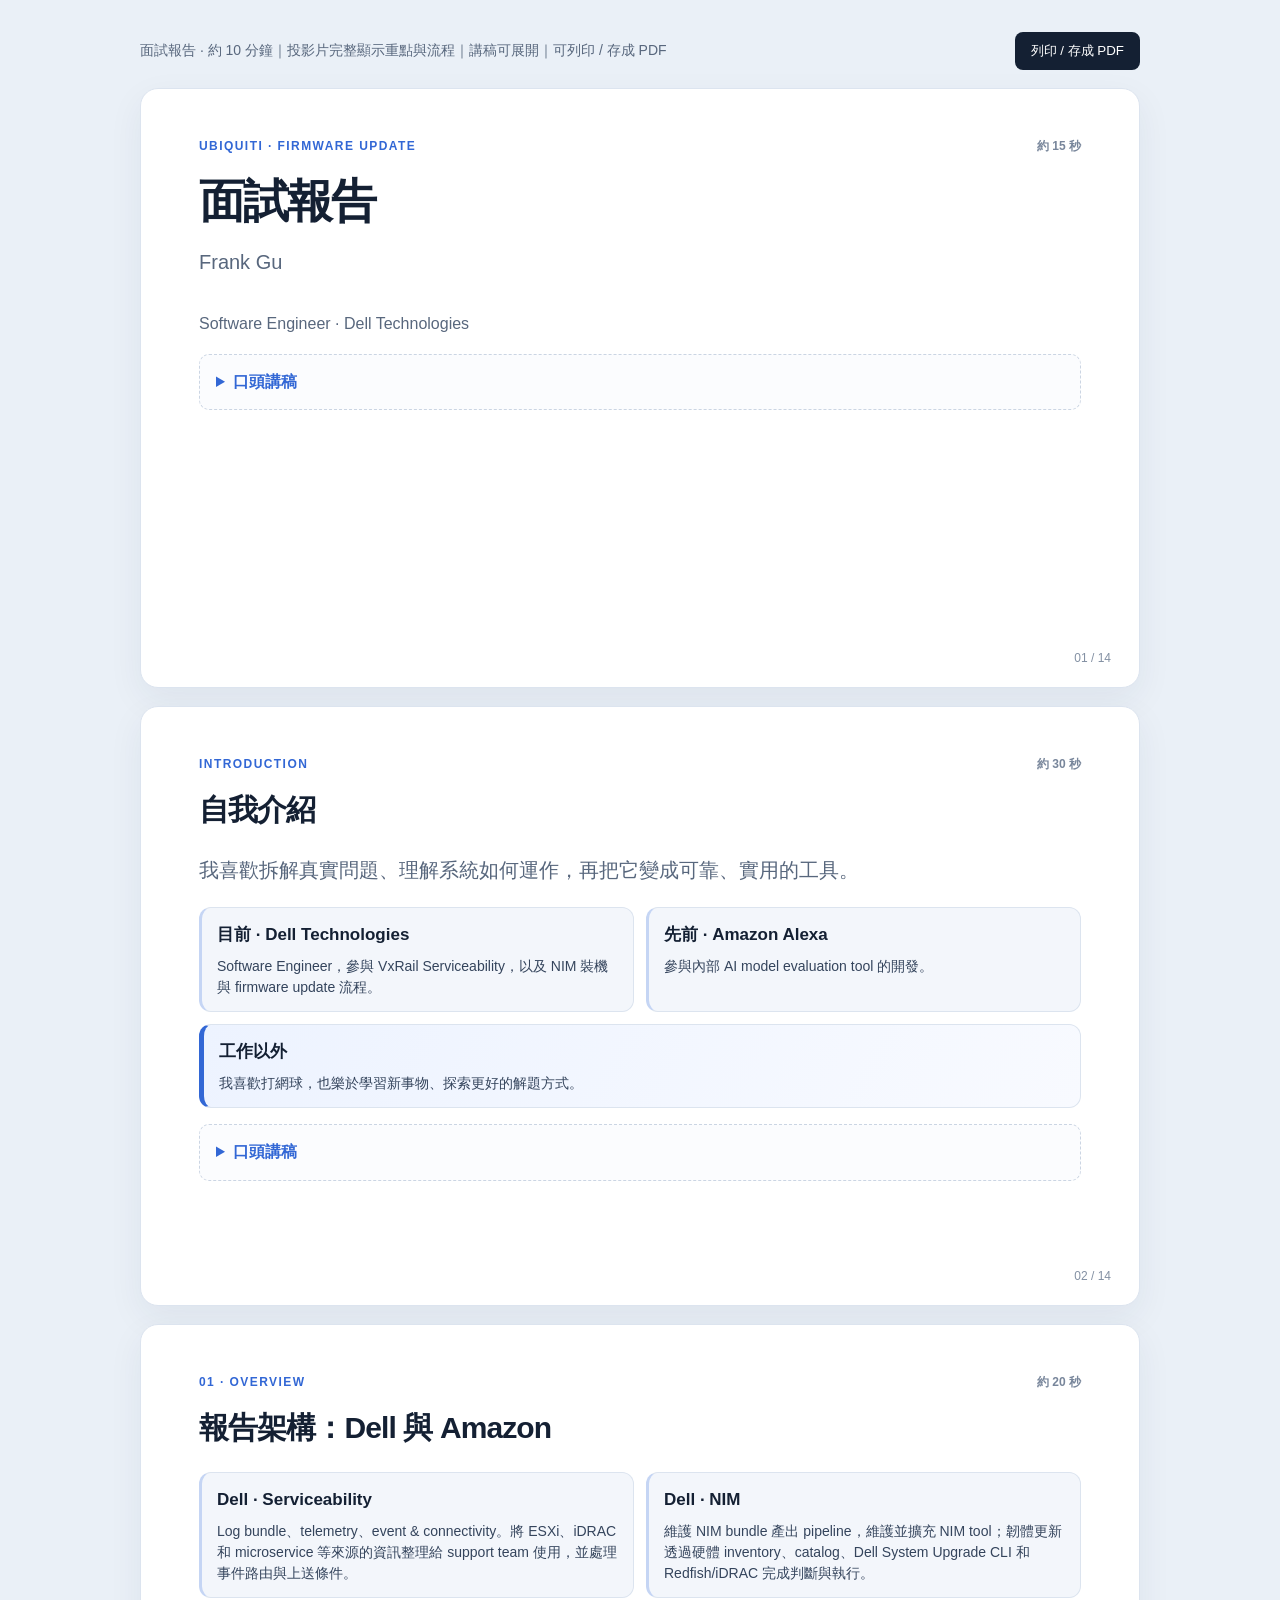
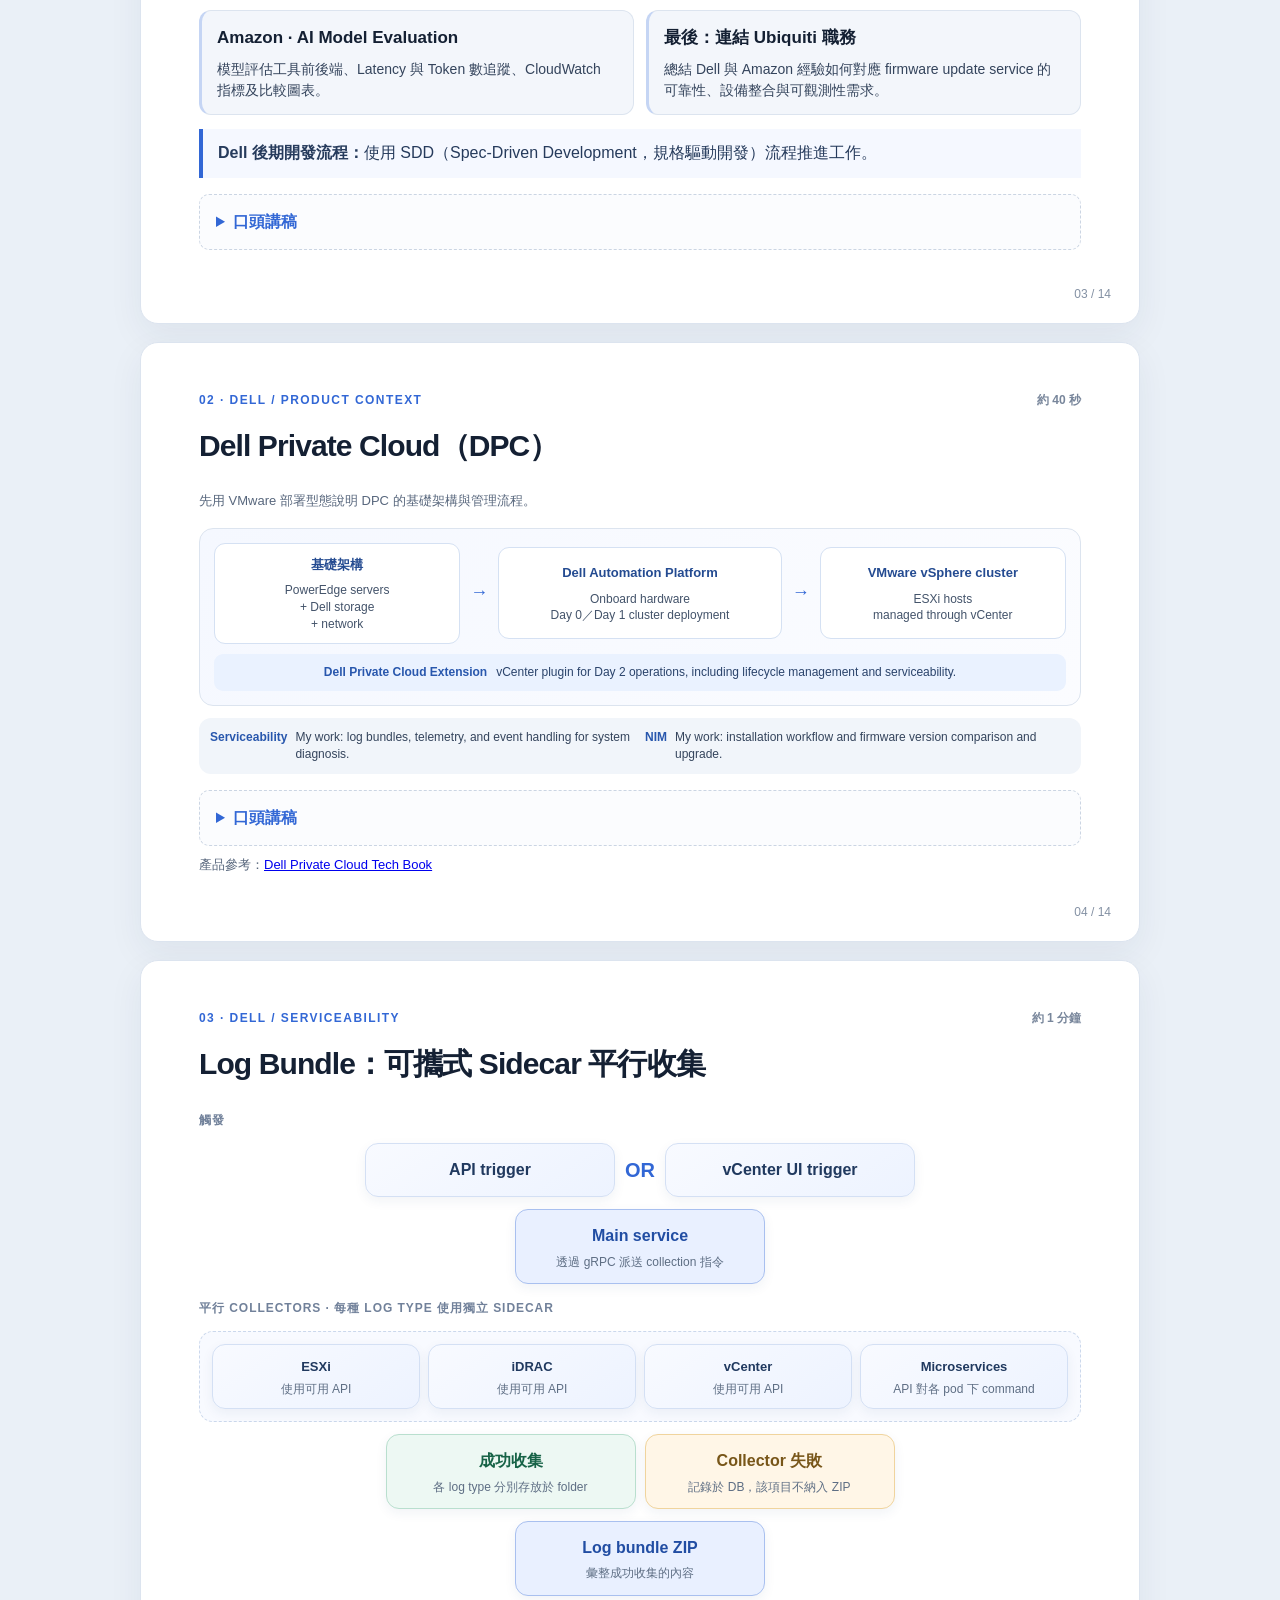
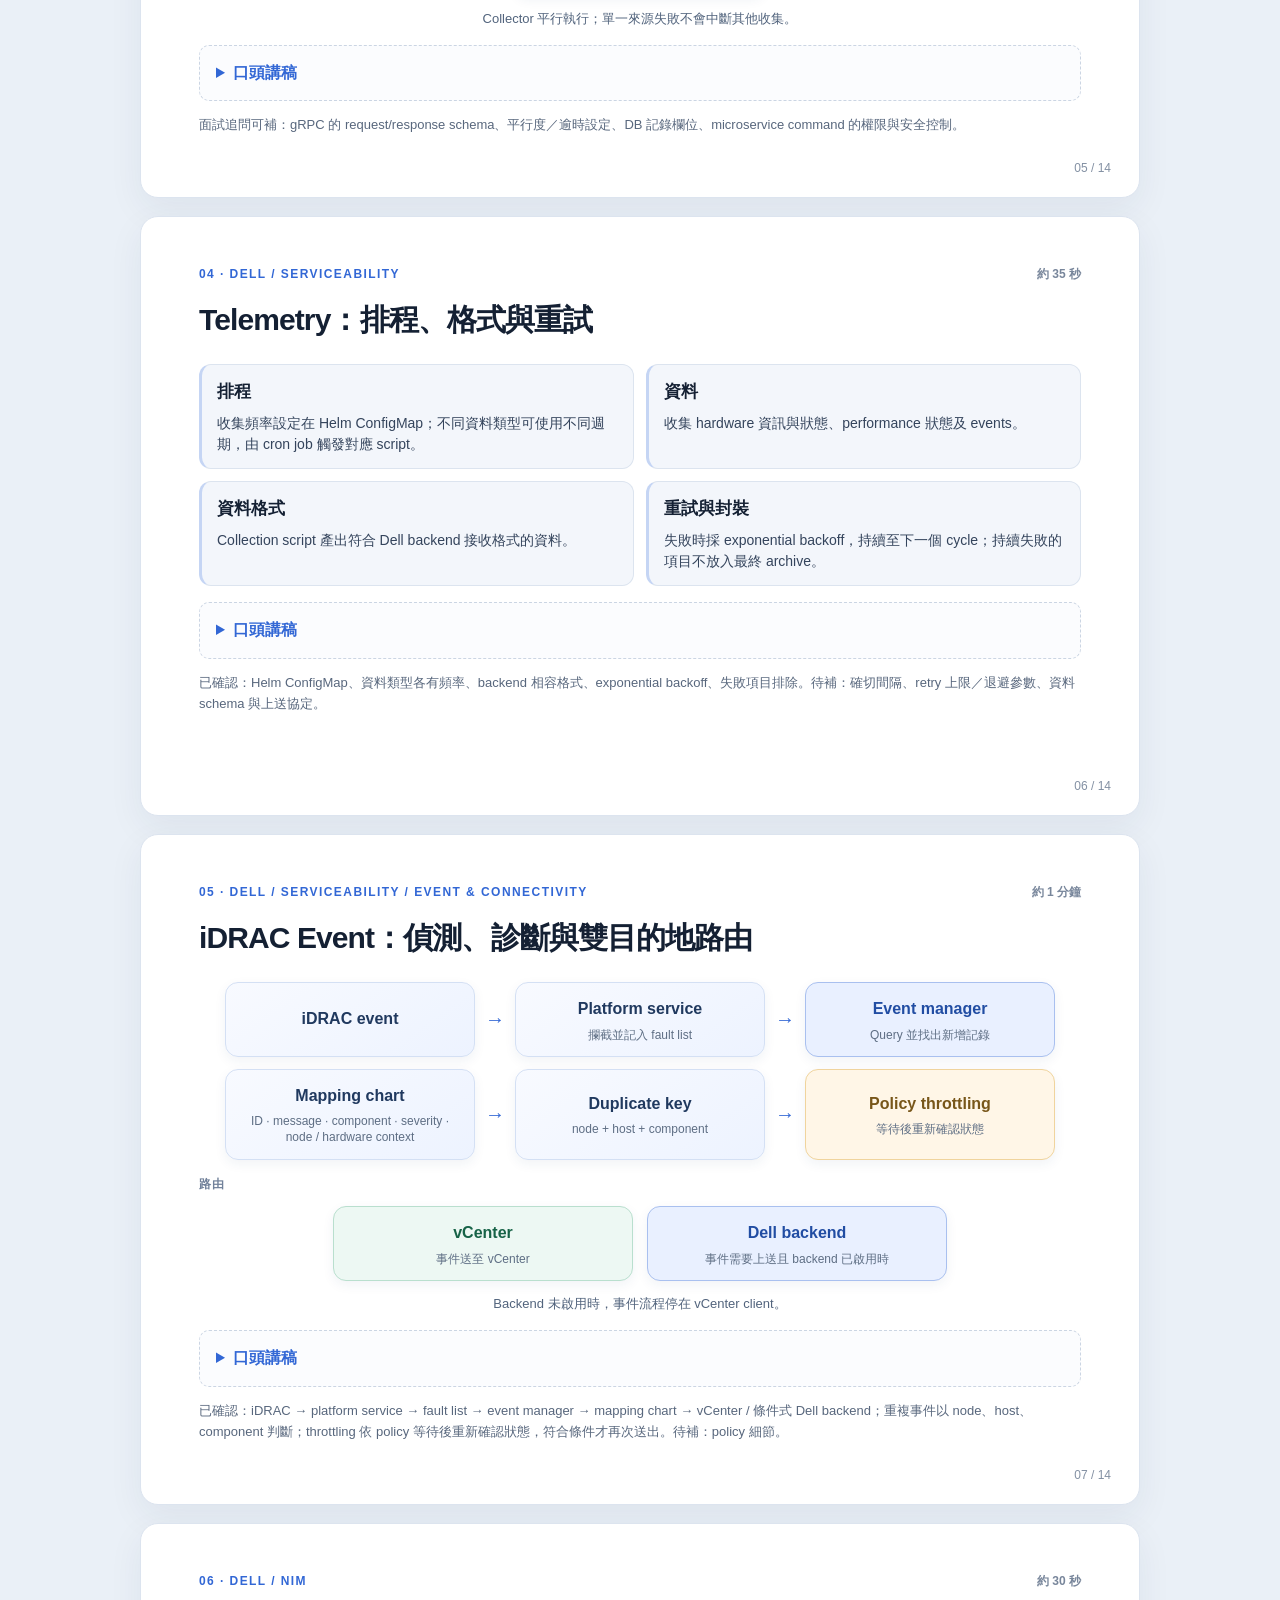
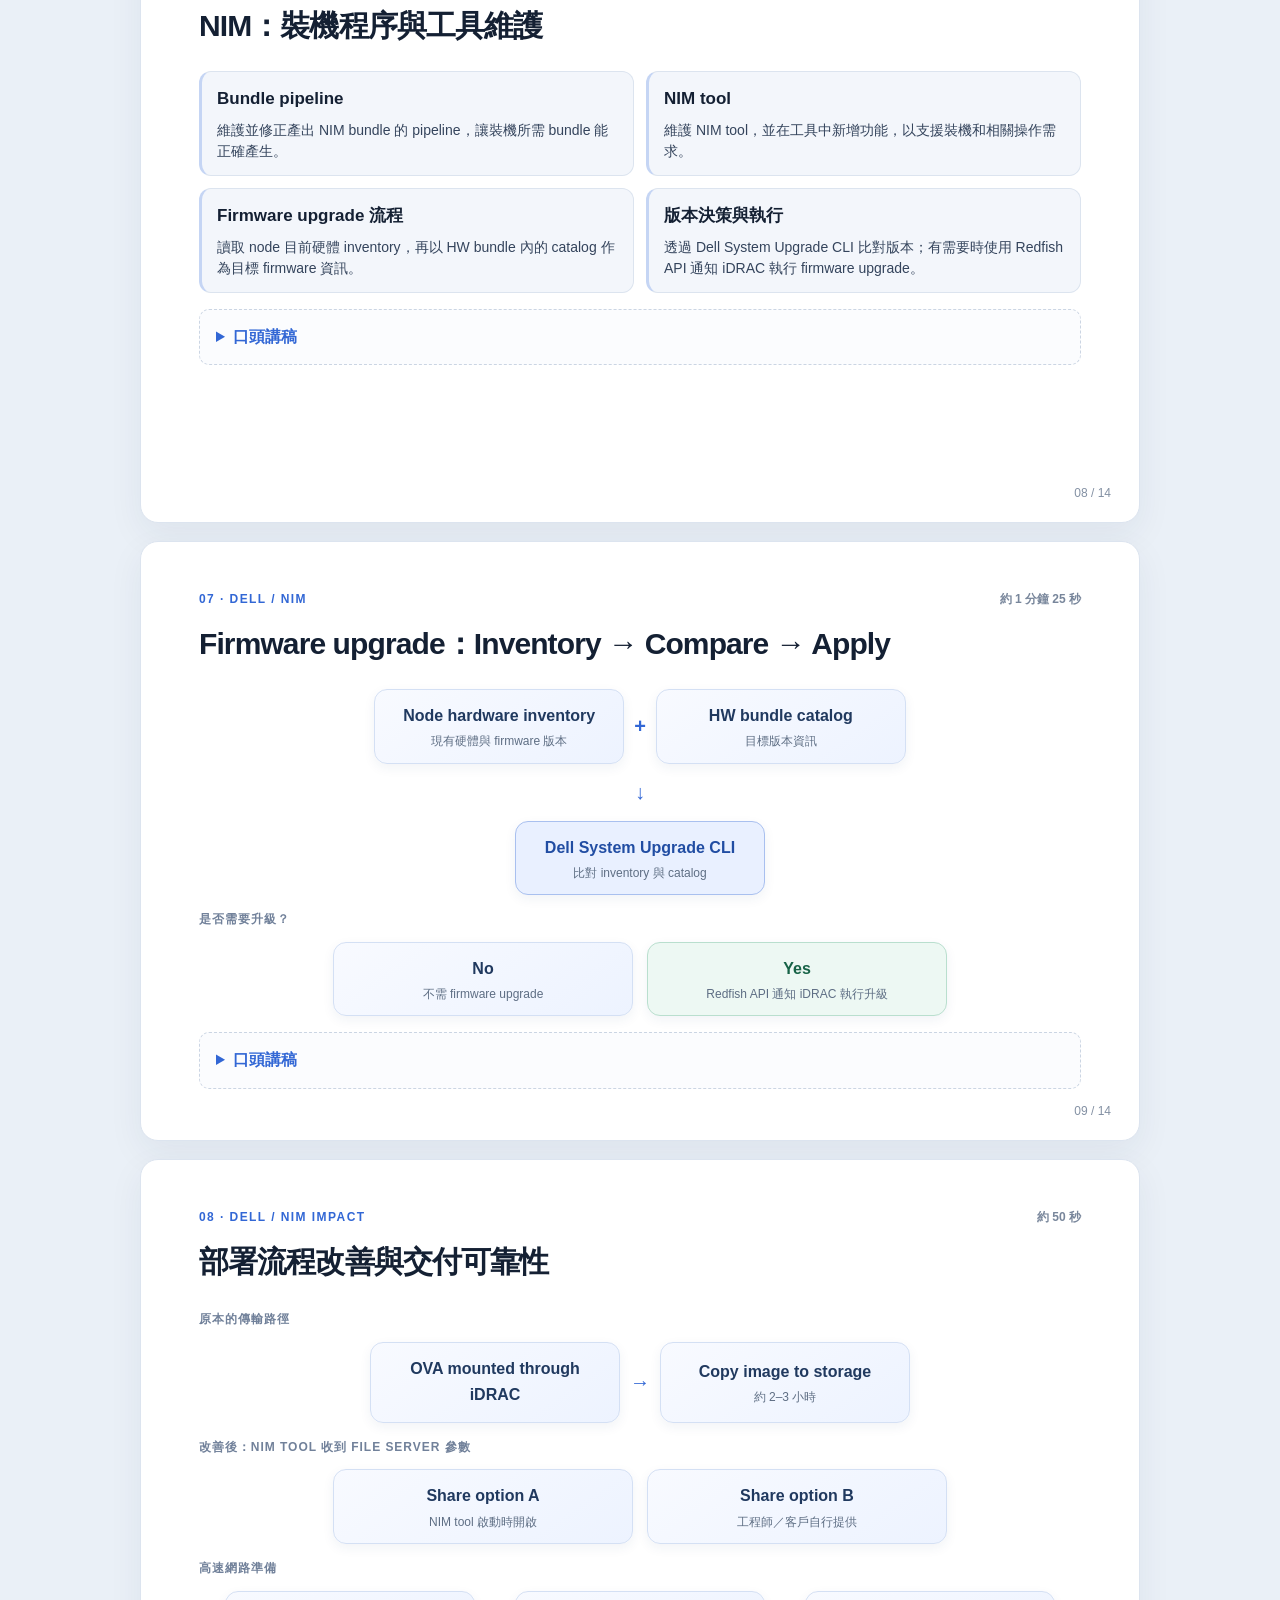
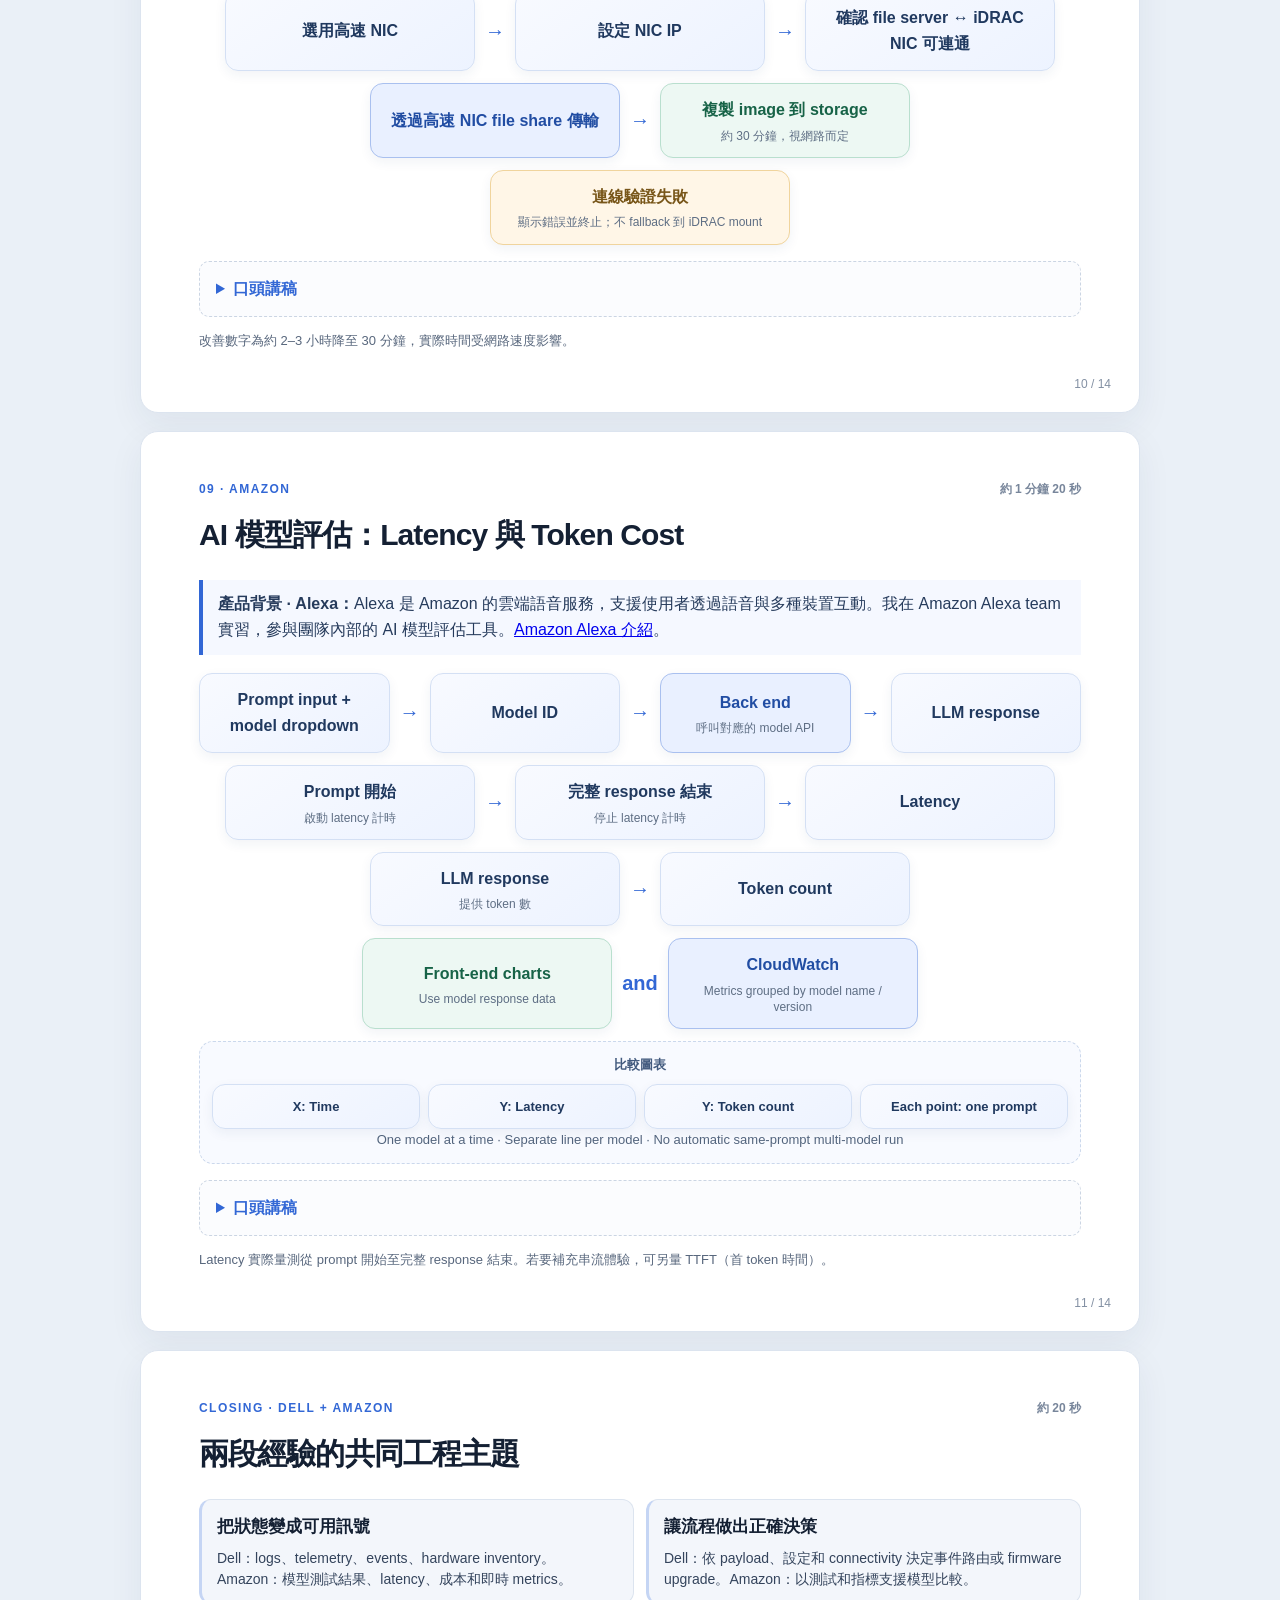
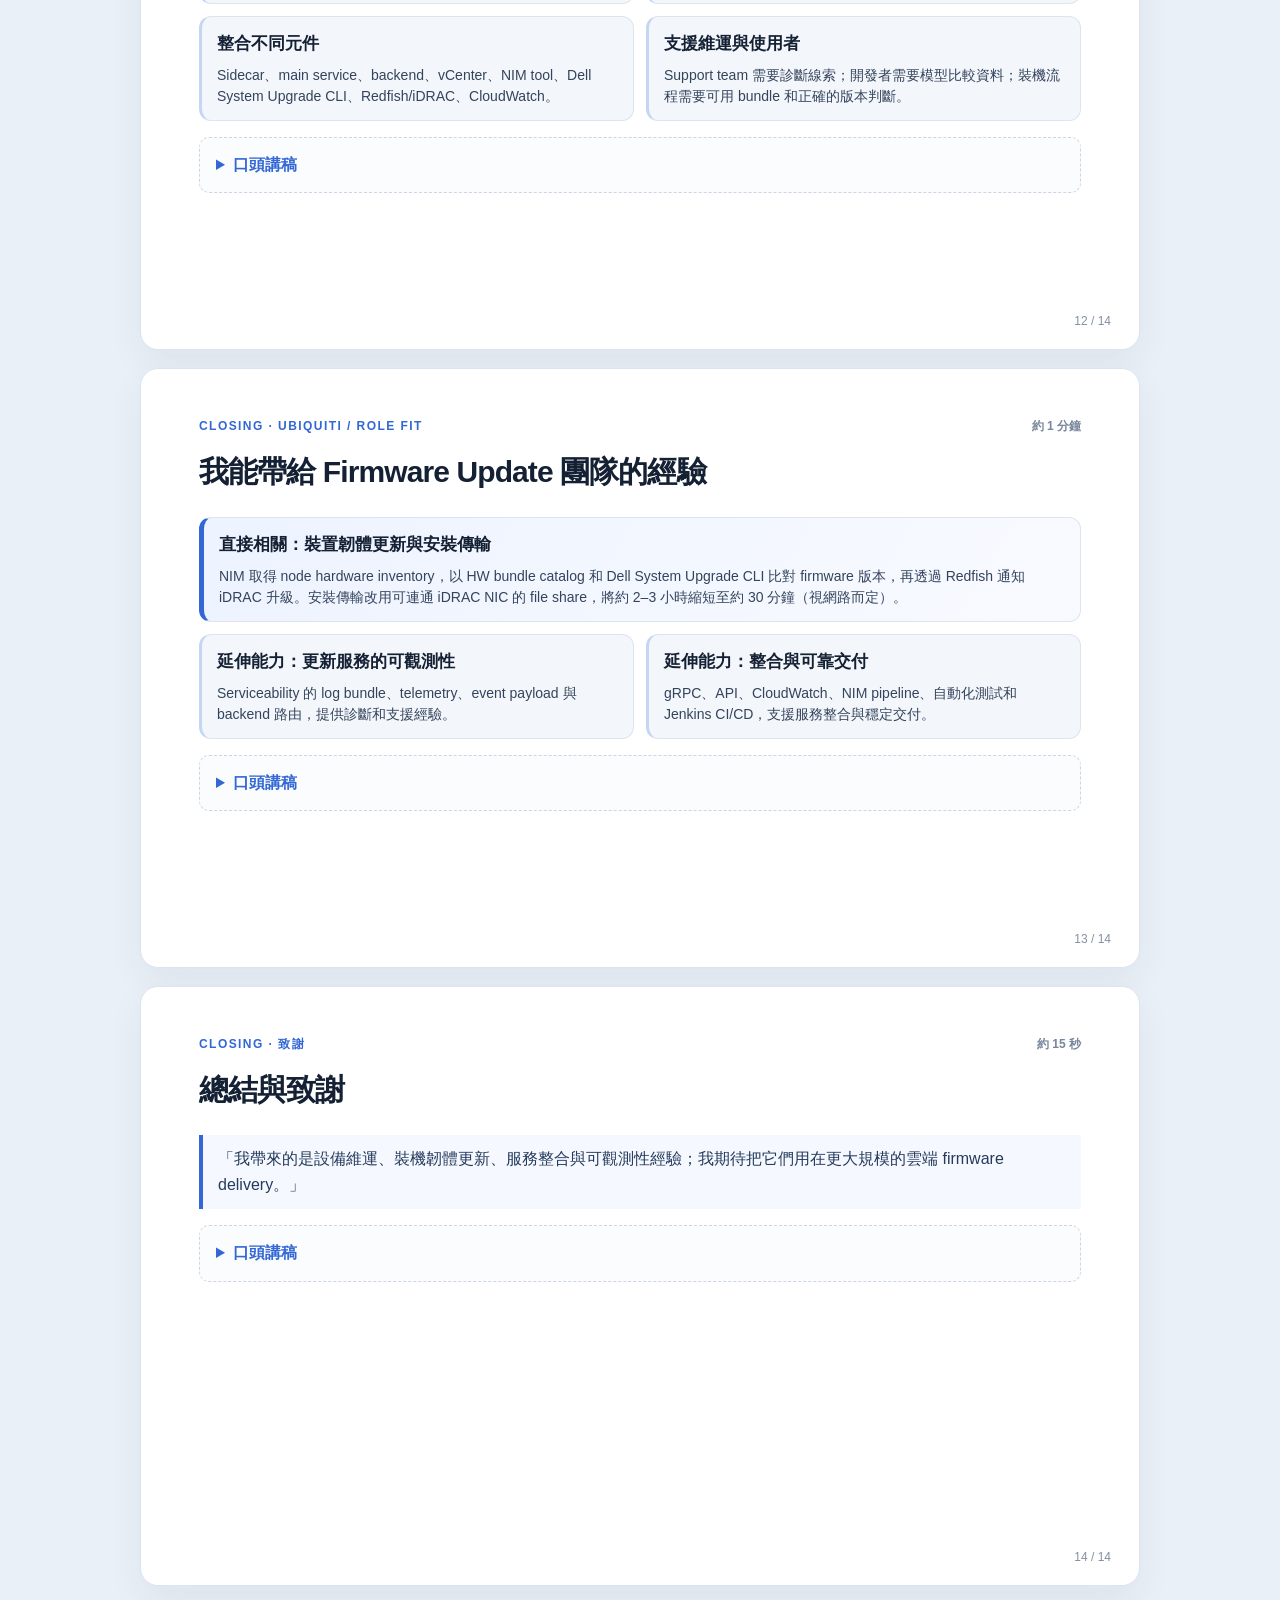
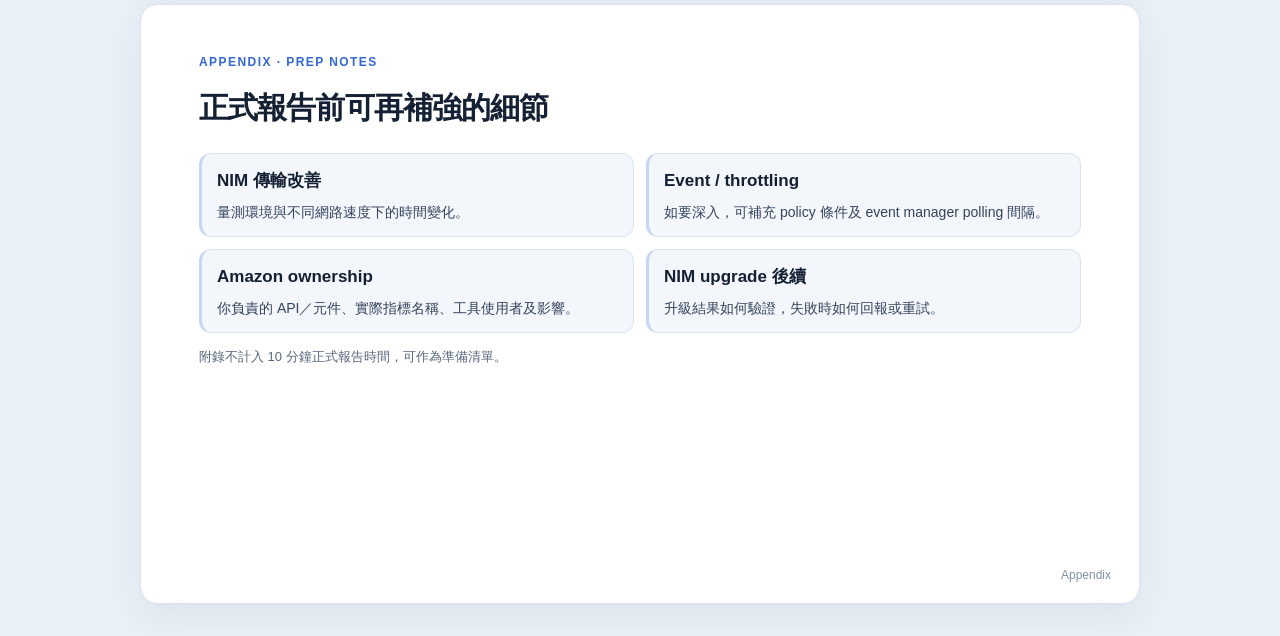
<file: Ubiquiti interview/ubiquiti-interview.html>
<!doctype html>
<html lang="zh-Hant">
<head>
<meta charset="utf-8"><meta name="viewport" content="width=device-width,initial-scale=1">
<title>Frank Gu | Ubiquiti Firmware Update</title>
<style>
:root{--ink:#142033;--muted:#58677d;--blue:#3267d5;--line:#dce4ef;--wash:#f3f6fb;--green:#16785a}*{box-sizing:border-box}body{margin:0;background:#eaf0f7;color:var(--ink);font:16px/1.65 Inter,-apple-system,BlinkMacSystemFont,"Segoe UI",sans-serif}.deck{max-width:1040px;margin:32px auto;padding:0 20px}.toolbar{display:flex;justify-content:space-between;align-items:center;gap:12px;margin-bottom:18px;color:var(--muted);font-size:14px}.toolbar button{border:0;background:var(--ink);color:#fff;padding:10px 16px;border-radius:8px;cursor:pointer}.slide{background:#fff;border:1px solid var(--line);border-radius:18px;padding:48px 58px;margin:18px 0;min-height:600px;box-shadow:0 12px 35px #1a2d4810;position:relative;page-break-after:always}.eyebrow{color:var(--blue);font-weight:750;letter-spacing:.12em;text-transform:uppercase;font-size:12px}.timing{float:right;color:#78869b;font-size:12px;letter-spacing:0}.slide h1{font-size:46px;line-height:1.08;letter-spacing:-.04em;margin:20px 0}.slide h2{font-size:30px;letter-spacing:-.03em;margin:10px 0 20px}.slide h3{font-size:17px;margin:0 0 7px}.sub{font-size:20px;color:var(--muted);max-width:760px}.meta{margin-top:32px;color:var(--muted)}.grid{display:grid;grid-template-columns:1fr 1fr;gap:12px}.card{background:var(--wash);border:1px solid var(--line);border-left:3px solid #c5d5f4;border-radius:12px;padding:13px 15px}.card.feature{grid-column:1/-1;background:linear-gradient(120deg,#edf3ff,#f8faff);border-left:5px solid var(--blue)}.card p{margin:0;color:#34445c;font-size:14px;line-height:1.5}.callout{border-left:4px solid var(--blue);padding:11px 15px;background:#f5f8ff;color:#263b5c;margin-top:14px}.metric{font-size:30px;color:var(--green);font-weight:800}.script{color:#30435e;font-size:16px;white-space:pre-line}.speaker{margin-top:16px;padding:14px 16px;border-radius:10px;background:#fbfcfe;border:1px dashed #cbd5e3}.speaker summary{cursor:pointer;color:var(--blue);font-weight:700}.speaker[open] summary{margin-bottom:10px}.footer{position:absolute;bottom:18px;right:28px;color:#8390a3;font-size:12px}.small{font-size:13px;color:var(--muted)}.flow{display:flex;gap:8px;align-items:stretch;margin-top:14px;counter-reset:step}.flow span{counter-increment:step;flex:1;display:flex;flex-direction:column;justify-content:center;align-items:center;gap:5px;border:1px solid #d7e3f8;background:linear-gradient(145deg,#f6f9ff,#edf3ff);padding:10px;border-radius:11px;font-size:13px;font-weight:650;text-align:center;min-height:68px}.flow span:before{content:counter(step);display:grid;place-items:center;width:21px;height:21px;border-radius:50%;background:var(--blue);color:#fff;font-size:11px}.flow i{align-self:center;color:var(--blue);font-style:normal;font-weight:800}@media(max-width:700px){.slide{padding:30px 22px;min-height:unset}.slide h1{font-size:36px}.grid{grid-template-columns:1fr}.flow{flex-direction:column}.flow i{transform:rotate(90deg);align-self:center}.footer{position:static;text-align:right;margin-top:20px}}@media print{body{background:white}.deck{max-width:none;margin:0;padding:0}.toolbar{display:none}.slide{border:0;border-radius:0;box-shadow:none;margin:0;min-height:100vh;padding:38px 48px}.speaker{border:0;padding:0;background:white}.speaker summary{display:none}.speaker .script{display:block!important}.card p{display:block!important;-webkit-line-clamp:unset!important;overflow:visible!important}.footer{bottom:14px}}
.diagram{display:flex;flex-direction:column;gap:12px;margin:18px 0 10px}.diagram-row{display:flex;align-items:stretch;justify-content:center;gap:9px;flex-wrap:wrap}.dnode{display:flex;flex-direction:column;align-items:center;justify-content:center;flex:1;min-width:130px;max-width:250px;padding:13px 15px;border:1px solid #d4e0f4;border-radius:13px;background:linear-gradient(145deg,#f8faff,#edf3ff);text-align:center;font-weight:700;color:#20395f;box-shadow:0 4px 12px #213e6810}.dnode small{display:block;font-size:12px;line-height:1.35;color:#5e6e84;font-weight:500;margin-top:4px}.dnode.primary{background:#e9f0ff;border-color:#a9c0ef;color:#214da3}.dnode.good{background:#edf8f3;border-color:#b9dfce;color:#176347}.dnode.warn{background:#fff6e7;border-color:#f0d49d;color:#785619}.darrow{align-self:center;color:var(--blue);font-weight:800;font-size:20px}.dlabel{font-size:12px;text-transform:uppercase;letter-spacing:.08em;color:#71819a;font-weight:750;margin:3px 0 0}.dbranch{display:flex;justify-content:center;gap:14px;align-items:stretch;flex-wrap:wrap}.dbranch .dnode{max-width:300px}.dnote{font-size:13px;color:#52647d;text-align:center;margin:0}.dgroup{padding:12px;background:#f8faff;border:1px dashed #cbd8ec;border-radius:14px}.dgroup-title{text-align:center;font-size:13px;font-weight:750;color:#425a7e;margin-bottom:8px}.dgrid{display:grid;grid-template-columns:repeat(4,1fr);gap:8px}.dgrid .dnode{min-width:unset;max-width:none;font-size:13px;padding:11px 8px}.dsmall{font-size:12px;color:#58677d}.diagram .darrow{padding:0 1px}@media(max-width:700px){.dgrid{grid-template-columns:1fr 1fr}.darrow{transform:rotate(90deg)}.diagram-row{align-items:center}}
/* Product context slide: keep Dell Private Cloud and VxRail as separate product models. */
.product-contexts{display:grid;grid-template-columns:1fr 1fr;gap:14px;margin:16px 0 12px}.product-card{border:1px solid var(--line);border-radius:14px;padding:15px;background:#f8faff;min-width:0}.product-card h3{margin:7px 0 9px;font-size:17px}.product-card p{font-size:13px;line-height:1.45;color:#34445c;margin:10px 0 0}.product-tag{display:inline-block;padding:4px 8px;border-radius:999px;background:#e9f0ff;color:#2857ad;font-size:11px;font-weight:800;letter-spacing:.04em}.dpc-card{border-top:4px solid #3267d5}.vx-card{border-top:4px solid #16785a}.product-flow{display:flex;align-items:center;justify-content:center;gap:6px;min-height:74px}.product-flow span{flex:1;min-width:0;padding:8px 5px;border:1px solid #d8e2f1;border-radius:9px;background:white;text-align:center;font-size:12px;font-weight:700;line-height:1.3;color:#20395f}.product-flow span small{font-size:10px;font-weight:500;color:#65748a}.product-flow b{color:var(--blue);font-size:15px}.work-map{display:grid;grid-template-columns:1fr 1fr;gap:10px;margin:10px 0;padding:11px;border-radius:12px;background:#f1f5fa}.work-map>div{display:flex;gap:8px;align-items:flex-start;font-size:12px;line-height:1.4}.work-map b{flex:0 0 auto;color:#2857ad}.work-map span{color:#34445c}.product-sources{margin-top:8px}
@media(max-width:700px){.product-contexts,.work-map{grid-template-columns:1fr}.product-flow{justify-content:stretch}.product-flow span{font-size:11px}}

/* Dell Private Cloud architecture diagram */
.dpc-overview{margin:16px 0 12px;padding:14px;border:1px solid var(--line);border-radius:14px;background:linear-gradient(120deg,#f5f8ff,#fbfcff)}.dpc-flow{display:grid;grid-template-columns:1fr 24px 1.15fr 24px 1fr;gap:7px;align-items:center}.dpc-step{min-height:92px;display:flex;flex-direction:column;justify-content:center;gap:7px;padding:10px;border:1px solid #d5e1f3;border-radius:11px;background:white;text-align:center}.dpc-step b{font-size:13px;color:#244b91}.dpc-step span{font-size:12px;line-height:1.4;color:#43536a}.dpc-flow i{text-align:center;color:var(--blue);font-style:normal;font-weight:800;font-size:18px}.dpc-extension{display:flex;justify-content:center;gap:9px;align-items:center;margin-top:10px;padding:9px 12px;border-radius:9px;background:#eaf2ff;color:#2a436b;font-size:12px}.dpc-extension b{color:#2857ad}.dpc-extension span{line-height:1.4}@media(max-width:700px){.dpc-flow{grid-template-columns:1fr}.dpc-flow i{transform:rotate(90deg)}.dpc-extension{align-items:flex-start;flex-direction:column}}

/* Center all labels within the Amazon evaluation flow boxes. */
.amazon-flow .dnode{display:flex;flex-direction:column;align-items:center;justify-content:center;text-align:center}.amazon-flow .dnode small{width:100%;text-align:center}.amazon-flow .dgroup-title{text-align:center}
</style></head><body><main class="deck">
<div class="toolbar"><span>面試報告 · 約 10 分鐘｜投影片完整顯示重點與流程｜講稿可展開｜可列印 / 存成 PDF</span><button onclick="window.print()">列印 / 存成 PDF</button></div>
<section class="slide"><div class="eyebrow">Ubiquiti · Firmware Update <span class="timing">約 15 秒</span></div><h1>面試報告</h1><p class="sub">Frank Gu</p><p class="meta">Software Engineer · Dell Technologies</p><details class="speaker"><summary>口頭講稿</summary><p class="script">謝謝大家今天撥冗參與。</p></details><div class="footer">01 / 14</div></section>
<section class="slide"><div class="eyebrow">Introduction <span class="timing">約 30 秒</span></div><h2>自我介紹</h2><p class="sub">我喜歡拆解真實問題、理解系統如何運作，再把它變成可靠、實用的工具。</p><div class="grid"><div class="card"><h3>目前 · Dell Technologies</h3><p>Software Engineer，參與 VxRail Serviceability，以及 NIM 裝機與 firmware update 流程。</p></div><div class="card"><h3>先前 · Amazon Alexa</h3><p>參與內部 AI model evaluation tool 的開發。</p></div><div class="card feature"><h3>工作以外</h3><p>我喜歡打網球，也樂於學習新事物、探索更好的解題方式。</p></div></div><details class="speaker"><summary>口頭講稿</summary><p class="script">大家好，我是 Frank，目前在 Dell Technologies 擔任 Software Engineer，主要做 VxRail Serviceability，以及 NIM 裝機和韌體更新。我喜歡理解系統如何運作，並把實際問題變成可靠、好用的工具。之前我也在 Amazon Alexa 參與 AI 模型評估工具。工作以外，我喜歡打網球。</p></details><div class="footer">02 / 14</div></section>
<section class="slide"><div class="eyebrow">01 · Overview <span class="timing">約 20 秒</span></div><h2>報告架構：Dell 與 Amazon</h2><div class="grid"><div class="card"><h3>Dell · Serviceability</h3><p>Log bundle、telemetry、event & connectivity。將 ESXi、iDRAC 和 microservice 等來源的資訊整理給 support team 使用，並處理事件路由與上送條件。</p></div><div class="card"><h3>Dell · NIM</h3><p>維護 NIM bundle 產出 pipeline，維護並擴充 NIM tool；韌體更新透過硬體 inventory、catalog、Dell System Upgrade CLI 和 Redfish/iDRAC 完成判斷與執行。</p></div><div class="card"><h3>Amazon · AI Model Evaluation</h3><p>模型評估工具前後端、Latency 與 Token 數追蹤、CloudWatch 指標及比較圖表。</p></div><div class="card"><h3>最後：連結 Ubiquiti 職務</h3><p>總結 Dell 與 Amazon 經驗如何對應 firmware update service 的可靠性、設備整合與可觀測性需求。</p></div></div><div class="callout"><b>Dell 後期開發流程：</b>使用 SDD（Spec-Driven Development，規格驅動開發）流程推進工作。</div><details class="speaker"><summary>口頭講稿</summary><p class="script">Dell 的經驗分為 Serviceability 和 NIM。Serviceability 包含 log bundle、telemetry、event routing；NIM 負責裝機工具與韌體版本判斷。Amazon 的重點是模型 API 串接，以及 latency 和 response token 指標。Dell 後期也採用 SDD 規格驅動流程。</p></details><div class="footer">03 / 14</div></section>
<section class="slide"><div class="eyebrow">02 · Dell / Product context <span class="timing">約 40 秒</span></div><h2>Dell Private Cloud（DPC）</h2><p class="small">先用 VMware 部署型態說明 DPC 的基礎架構與管理流程。</p><div class="dpc-overview"><div class="dpc-flow"><div class="dpc-step"><b>基礎架構</b><span>PowerEdge servers<br>+ Dell storage<br>+ network</span></div><i>→</i><div class="dpc-step"><b>Dell Automation Platform</b><span>Onboard hardware<br>Day 0／Day 1 cluster deployment</span></div><i>→</i><div class="dpc-step"><b>VMware vSphere cluster</b><span>ESXi hosts<br>managed through vCenter</span></div></div><div class="dpc-extension"><b>Dell Private Cloud Extension</b><span>vCenter plugin for Day 2 operations, including lifecycle management and serviceability.</span></div></div><div class="work-map"><div><b>Serviceability</b><span>My work: log bundles, telemetry, and event handling for system diagnosis.</span></div><div><b>NIM</b><span>My work: installation workflow and firmware version comparison and upgrade.</span></div></div><details class="speaker"><summary>口頭講稿</summary><p class="script">DPC 是 Dell Private Cloud。這裡以 VMware 部署為例：PowerEdge、Dell 儲存和網路資源會透過 Dell Automation Platform 進行硬體導入與叢集部署；部署後，Dell Private Cloud Extension 會整合到 vCenter，提供生命週期管理與 serviceability 等 Day 2 操作。這頁是產品背景，接下來我會說明自己負責的 Serviceability 和 NIM 實務工作。</p></details><p class="small product-sources">產品參考：<a href="https://www.dell.com/en-us/infohub/articles/dell-private-cloud-tech-book">Dell Private Cloud Tech Book</a></p><div class="footer">04 / 14</div></section>
<section class="slide"><div class="eyebrow">03 · Dell / Serviceability <span class="timing">約 1 分鐘</span></div><h2>Log Bundle：可攜式 Sidecar 平行收集</h2><div class="diagram"><div class="dlabel">觸發</div><div class="diagram-row"><div class="dnode">API trigger</div><span class="darrow">OR</span><div class="dnode">vCenter UI trigger</div></div><div class="diagram-row"><div class="dnode primary">Main service<small>透過 gRPC 派送 collection 指令</small></div></div><div class="dlabel">平行 collectors · 每種 log type 使用獨立 sidecar</div><div class="dgroup"><div class="dgrid"><div class="dnode">ESXi<small>使用可用 API</small></div><div class="dnode">iDRAC<small>使用可用 API</small></div><div class="dnode">vCenter<small>使用可用 API</small></div><div class="dnode">Microservices<small>API 對各 pod 下 command</small></div></div></div><div class="diagram-row"><div class="dnode good">成功收集<small>各 log type 分別存放於 folder</small></div><div class="dnode warn">Collector 失敗<small>記錄於 DB，該項目不納入 ZIP</small></div></div><div class="diagram-row"><div class="dnode primary">Log bundle ZIP<small>彙整成功收集的內容</small></div></div><p class="dnote">Collector 平行執行；單一來源失敗不會中斷其他收集。</p></div><details class="speaker"><summary>口頭講稿</summary><p class="script">Log bundle 可由 API 或 vCenter UI 觸發。Main service 透過 gRPC 派送工作，每種 log type 使用獨立 sidecar collector，讓 collector 更容易攜帶到不同產品。Sidecar 執行對應 script：ESXi、iDRAC、vCenter 使用既有 API；microservice logs 則透過我們的 API 向 pod 下 command。各來源平行收集、分資料夾存放，再打包成 ZIP。單一 collector 失敗會記錄在 DB，不影響其他收集；失敗項目不放入最終 bundle。</p></details><p class="small">面試追問可補：gRPC 的 request/response schema、平行度／逾時設定、DB 記錄欄位、microservice command 的權限與安全控制。</p><div class="footer">05 / 14</div></section>
<section class="slide"><div class="eyebrow">04 · Dell / Serviceability <span class="timing">約 35 秒</span></div><h2>Telemetry：排程、格式與重試</h2><div class="grid" style="margin-top:16px"><div class="card"><h3>排程</h3><p>收集頻率設定在 Helm ConfigMap；不同資料類型可使用不同週期，由 cron job 觸發對應 script。</p></div><div class="card"><h3>資料</h3><p>收集 hardware 資訊與狀態、performance 狀態及 events。</p></div><div class="card"><h3>資料格式</h3><p>Collection script 產出符合 Dell backend 接收格式的資料。</p></div><div class="card"><h3>重試與封裝</h3><p>失敗時採 exponential backoff，持續至下一個 cycle；持續失敗的項目不放入最終 archive。</p></div></div><details class="speaker"><summary>口頭講稿</summary><p class="script">Telemetry 由 Helm ConfigMap 設定排程，不同系統資料可使用不同週期。收集內容包括硬體資訊與狀態、performance 和 events；腳本輸出需符合 Dell backend 接收格式。失敗時採 exponential backoff，在下一個 cycle 前重試；持續失敗的資料不會被放進送往 Dell backend 的 archive。</p></details><p class="small">已確認：Helm ConfigMap、資料類型各有頻率、backend 相容格式、exponential backoff、失敗項目排除。待補：確切間隔、retry 上限／退避參數、資料 schema 與上送協定。</p><div class="footer">06 / 14</div></section>
<section class="slide"><div class="eyebrow">05 · Dell / Serviceability / Event & Connectivity <span class="timing">約 1 分鐘</span></div><h2>iDRAC Event：偵測、診斷與雙目的地路由</h2><div class="diagram"><div class="diagram-row"><div class="dnode">iDRAC event</div><span class="darrow">→</span><div class="dnode">Platform service<small>攔截並記入 fault list</small></div><span class="darrow">→</span><div class="dnode primary">Event manager<small>Query 並找出新增記錄</small></div></div><div class="diagram-row"><div class="dnode">Mapping chart<small>ID · message · component · severity · node / hardware context</small></div><span class="darrow">→</span><div class="dnode">Duplicate key<small>node + host + component</small></div><span class="darrow">→</span><div class="dnode warn">Policy throttling<small>等待後重新確認狀態</small></div></div><div class="dlabel">路由</div><div class="dbranch"><div class="dnode good">vCenter<small>事件送至 vCenter</small></div><div class="dnode primary">Dell backend<small>事件需要上送且 backend 已啟用時</small></div></div><p class="dnote">Backend 未啟用時，事件流程停在 vCenter client。</p></div><details class="speaker"><summary>口頭講稿</summary><p class="script">以 iDRAC event 為例，Platform Service 接收底層 event 並記錄到 fault list，Event Manager 定期查詢並比對新增項目。之後依 mapping chart 組成 payload，包含 event ID、message、component、severity，以及需要的 node、cluster 或硬體位置資訊。系統會依 event 資訊辨識重複項目；throttling 則依 policy 間隔後再確認狀態，狀態仍符合條件才重新送出。事件可送到 vCenter；只有啟用 Dell backend 連線時才會再上送 Dell。</p></details><p class="small">已確認：iDRAC → platform service → fault list → event manager → mapping chart → vCenter / 條件式 Dell backend；重複事件以 node、host、component 判斷；throttling 依 policy 等待後重新確認狀態，符合條件才再次送出。待補：policy 細節。</p><div class="footer">07 / 14</div></section>
<section class="slide"><div class="eyebrow">06 · Dell / NIM <span class="timing">約 30 秒</span></div><h2>NIM：裝機程序與工具維護</h2><div class="grid"><div class="card"><h3>Bundle pipeline</h3><p>維護並修正產出 NIM bundle 的 pipeline，讓裝機所需 bundle 能正確產生。</p></div><div class="card"><h3>NIM tool</h3><p>維護 NIM tool，並在工具中新增功能，以支援裝機和相關操作需求。</p></div><div class="card"><h3>Firmware upgrade 流程</h3><p>讀取 node 目前硬體 inventory，再以 HW bundle 內的 catalog 作為目標 firmware 資訊。</p></div><div class="card"><h3>版本決策與執行</h3><p>透過 Dell System Upgrade CLI 比對版本；有需要時使用 Redfish API 通知 iDRAC 執行 firmware upgrade。</p></div></div><details class="speaker"><summary>口頭講稿</summary><p class="script">NIM 涵蓋安裝產物和執行裝機工作的工具。我負責維護 NIM bundle 產出的 pipeline，也維護 NIM tool 並新增功能。韌體更新時，工具會取得節點 inventory，對照硬體 bundle catalog，判斷是否需要升級。</p></details><div class="footer">08 / 14</div></section>
<section class="slide"><div class="eyebrow">07 · Dell / NIM <span class="timing">約 1 分鐘 25 秒</span></div><h2>Firmware upgrade：Inventory → Compare → Apply</h2><div class="diagram"><div class="diagram-row"><div class="dnode">Node hardware inventory<small>現有硬體與 firmware 版本</small></div><span class="darrow">+</span><div class="dnode">HW bundle catalog<small>目標版本資訊</small></div></div><div class="diagram-row"><span class="darrow">↓</span></div><div class="diagram-row"><div class="dnode primary">Dell System Upgrade CLI<small>比對 inventory 與 catalog</small></div></div><div class="dlabel">是否需要升級？</div><div class="dbranch"><div class="dnode">No<small>不需 firmware upgrade</small></div><div class="dnode good">Yes<small>Redfish API 通知 iDRAC 執行升級</small></div></div></div><details class="speaker"><summary>口頭講稿</summary><p class="script">韌體更新流程分四步：先取得 node hardware inventory 和目前韌體版本，再讀取 hardware bundle 中的 catalog；接著使用 Dell System Upgrade CLI 比對目前與目標版本；若需要升級，透過 Redfish API 通知 iDRAC 執行。這段經驗與本職缺的裝置版本判斷和更新執行最直接相關。</p></details><div class="footer">09 / 14</div></section>
<section class="slide"><div class="eyebrow">08 · Dell / NIM impact <span class="timing">約 50 秒</span></div><h2>部署流程改善與交付可靠性</h2><div class="diagram"><div class="dlabel">原本的傳輸路徑</div><div class="diagram-row"><div class="dnode">OVA mounted through iDRAC</div><span class="darrow">→</span><div class="dnode">Copy image to storage<small>約 2–3 小時</small></div></div><div class="dlabel">改善後：NIM tool 收到 file server 參數</div><div class="dbranch"><div class="dnode">Share option A<small>NIM tool 啟動時開啟</small></div><div class="dnode">Share option B<small>工程師／客戶自行提供</small></div></div><div class="dlabel">高速網路準備</div><div class="diagram-row"><div class="dnode">選用高速 NIC</div><span class="darrow">→</span><div class="dnode">設定 NIC IP</div><span class="darrow">→</span><div class="dnode">確認 file server ↔ iDRAC NIC 可連通</div></div><div class="diagram-row"><div class="dnode primary">透過高速 NIC file share 傳輸</div><span class="darrow">→</span><div class="dnode good">複製 image 到 storage<small>約 30 分鐘，視網路而定</small></div></div><div class="dbranch"><div class="dnode warn">連線驗證失敗<small>顯示錯誤並終止；不 fallback 到 iDRAC mount</small></div></div></div><details class="speaker"><summary>口頭講稿</summary><p class="script">原本安裝映像透過 iDRAC mount 的 OVA 複製到 storage，通常約需兩到三小時。我修改 NIM，讓它收到 file server 參數後選用高速 NIC、設定 NIC IP，並確認 file server 與 iDRAC NIC 可連通，再透過 file share 傳輸。Share 可由 NIM 啟動時建立，也可由工程師或客戶預先提供。連線驗證失敗時會顯示錯誤並停止，不會 fallback 到 iDRAC mount。改善後約 30 分鐘，實際時間仍取決於網路速度。</p></details><p class="small">改善數字為約 2–3 小時降至 30 分鐘，實際時間受網路速度影響。</p><div class="footer">10 / 14</div></section>
<section class="slide"><div class="eyebrow">09 · Amazon <span class="timing">約 1 分鐘 20 秒</span></div><h2>AI 模型評估：Latency 與 Token Cost</h2><div class="callout"><b>產品背景 · Alexa：</b>Alexa 是 Amazon 的雲端語音服務，支援使用者透過語音與多種裝置互動。我在 Amazon Alexa team 實習，參與團隊內部的 AI 模型評估工具。<a href="https://developer.amazon.com/en/alexa">Amazon Alexa 介紹</a>。</div><div class="diagram amazon-flow"><div class="diagram-row"><div class="dnode">Prompt input + model dropdown</div><span class="darrow">→</span><div class="dnode">Model ID</div><span class="darrow">→</span><div class="dnode primary">Back end<small>呼叫對應的 model API</small></div><span class="darrow">→</span><div class="dnode">LLM response</div></div><div class="diagram-row"><div class="dnode">Prompt 開始<small>啟動 latency 計時</small></div><span class="darrow">→</span><div class="dnode">完整 response 結束<small>停止 latency 計時</small></div><span class="darrow">→</span><div class="dnode">Latency</div></div><div class="diagram-row"><div class="dnode">LLM response<small>提供 token 數</small></div><span class="darrow">→</span><div class="dnode">Token count</div></div><div class="diagram-row"><div class="dnode good">Front-end charts<small>Use model response data</small></div><span class="darrow">and</span><div class="dnode primary">CloudWatch<small>Metrics grouped by model name / version</small></div></div><div class="dgroup"><div class="dgroup-title">比較圖表</div><div class="dgrid"><div class="dnode">X: Time</div><div class="dnode">Y: Latency</div><div class="dnode">Y: Token count</div><div class="dnode">Each point: one prompt</div></div><p class="dnote">One model at a time · Separate line per model · No automatic same-prompt multi-model run</p></div></div><details class="speaker"><summary>口頭講稿</summary><p class="script">在 Amazon Alexa 團隊，我參與一個內部 AI 模型評估工具，負責前端和後端部分。使用者輸入 prompt、選擇 model，前端將該 model 的 ID 傳給後端，由後端呼叫相應 API 並回傳 response。Latency 定義為從送出 prompt 到完整 response 結束；token metric 記錄模型 response 的 token 數。資料依 model name 和 version 區分並送到 CloudWatch，圖表以時間為 X 軸、latency 或 token 數為 Y 軸，每個點代表一次 prompt，不同 model 用不同線呈現。</p></details><p class="small">Latency 實際量測從 prompt 開始至完整 response 結束。若要補充串流體驗，可另量 TTFT（首 token 時間）。</p><div class="footer">11 / 14</div></section>
<section class="slide"><div class="eyebrow">Closing · Dell + Amazon <span class="timing">約 20 秒</span></div><h2>兩段經驗的共同工程主題</h2><div class="grid"><div class="card"><h3>把狀態變成可用訊號</h3><p>Dell：logs、telemetry、events、hardware inventory。Amazon：模型測試結果、latency、成本和即時 metrics。</p></div><div class="card"><h3>讓流程做出正確決策</h3><p>Dell：依 payload、設定和 connectivity 決定事件路由或 firmware upgrade。Amazon：以測試和指標支援模型比較。</p></div><div class="card"><h3>整合不同元件</h3><p>Sidecar、main service、backend、vCenter、NIM tool、Dell System Upgrade CLI、Redfish/iDRAC、CloudWatch。</p></div><div class="card"><h3>支援維運與使用者</h3><p>Support team 需要診斷線索；開發者需要模型比較資料；裝機流程需要可用 bundle 和正確的版本判斷。</p></div></div><details class="speaker"><summary>口頭講稿</summary><p class="script">兩段工作的共通點，是把系統或模型產生的資料整理成可採取行動的資訊。Dell 用 logs、events、inventory 支援診斷與升級決策；Amazon 用 response 和指標支援模型評估。兩邊都需要整合多個服務或 API，並讓操作人員看得到結果。</p></details><div class="footer">12 / 14</div></section>
<section class="slide"><div class="eyebrow">Closing · Ubiquiti / Role fit <span class="timing">約 1 分鐘</span></div><h2>我能帶給 Firmware Update 團隊的經驗</h2><div class="grid"><div class="card feature"><h3>直接相關：裝置韌體更新與安裝傳輸</h3><p>NIM 取得 node hardware inventory，以 HW bundle catalog 和 Dell System Upgrade CLI 比對 firmware 版本，再透過 Redfish 通知 iDRAC 升級。安裝傳輸改用可連通 iDRAC NIC 的 file share，將約 2–3 小時縮短至約 30 分鐘（視網路而定）。</p></div><div class="card"><h3>延伸能力：更新服務的可觀測性</h3><p>Serviceability 的 log bundle、telemetry、event payload 與 backend 路由，提供診斷和支援經驗。</p></div><div class="card"><h3>延伸能力：整合與可靠交付</h3><p>gRPC、API、CloudWatch、NIM pipeline、自動化測試和 Jenkins CI/CD，支援服務整合與穩定交付。</p></div></div><details class="speaker"><summary>口頭講稿</summary><p class="script">我和 firmware update 團隊最直接的連結是 NIM：我做過硬體 inventory 與 catalog 比對、Redfish/iDRAC 升級流程，以及安裝映像傳輸改善。Serviceability 的診斷與 telemetry 經驗可延伸到更新後的狀態觀測；pipeline、測試與服務整合則支持可靠交付。</p></details><div class="footer">13 / 14</div></section>

<section class="slide"><div class="eyebrow">Closing · 致謝 <span class="timing">約 15 秒</span></div><h2>總結與致謝</h2><div class="callout">「我帶來的是設備維運、裝機韌體更新、服務整合與可觀測性經驗；我期待把它們用在更大規模的雲端 firmware delivery。」</div><details class="speaker"><summary>口頭講稿</summary><p class="script">總結來說，我在 Dell 做過設備診斷、裝機與韌體更新，在 Amazon 參與模型服務與指標工具。期待把設備端更新流程的經驗，延伸到大規模雲端 firmware delivery。謝謝。</p></details><div class="footer">14 / 14</div></section>
<section class="slide"><div class="eyebrow">Appendix · Prep notes</div><h2>正式報告前可再補強的細節</h2><div class="grid"><div class="card"><h3>NIM 傳輸改善</h3><p>量測環境與不同網路速度下的時間變化。</p></div><div class="card"><h3>Event / throttling</h3><p>如要深入，可補充 policy 條件及 event manager polling 間隔。</p></div><div class="card"><h3>Amazon ownership</h3><p>你負責的 API／元件、實際指標名稱、工具使用者及影響。</p></div><div class="card"><h3>NIM upgrade 後續</h3><p>升級結果如何驗證，失敗時如何回報或重試。</p></div></div><p class="small">附錄不計入 10 分鐘正式報告時間，可作為準備清單。</p><div class="footer">Appendix</div></section>
</main></body></html>
</file>
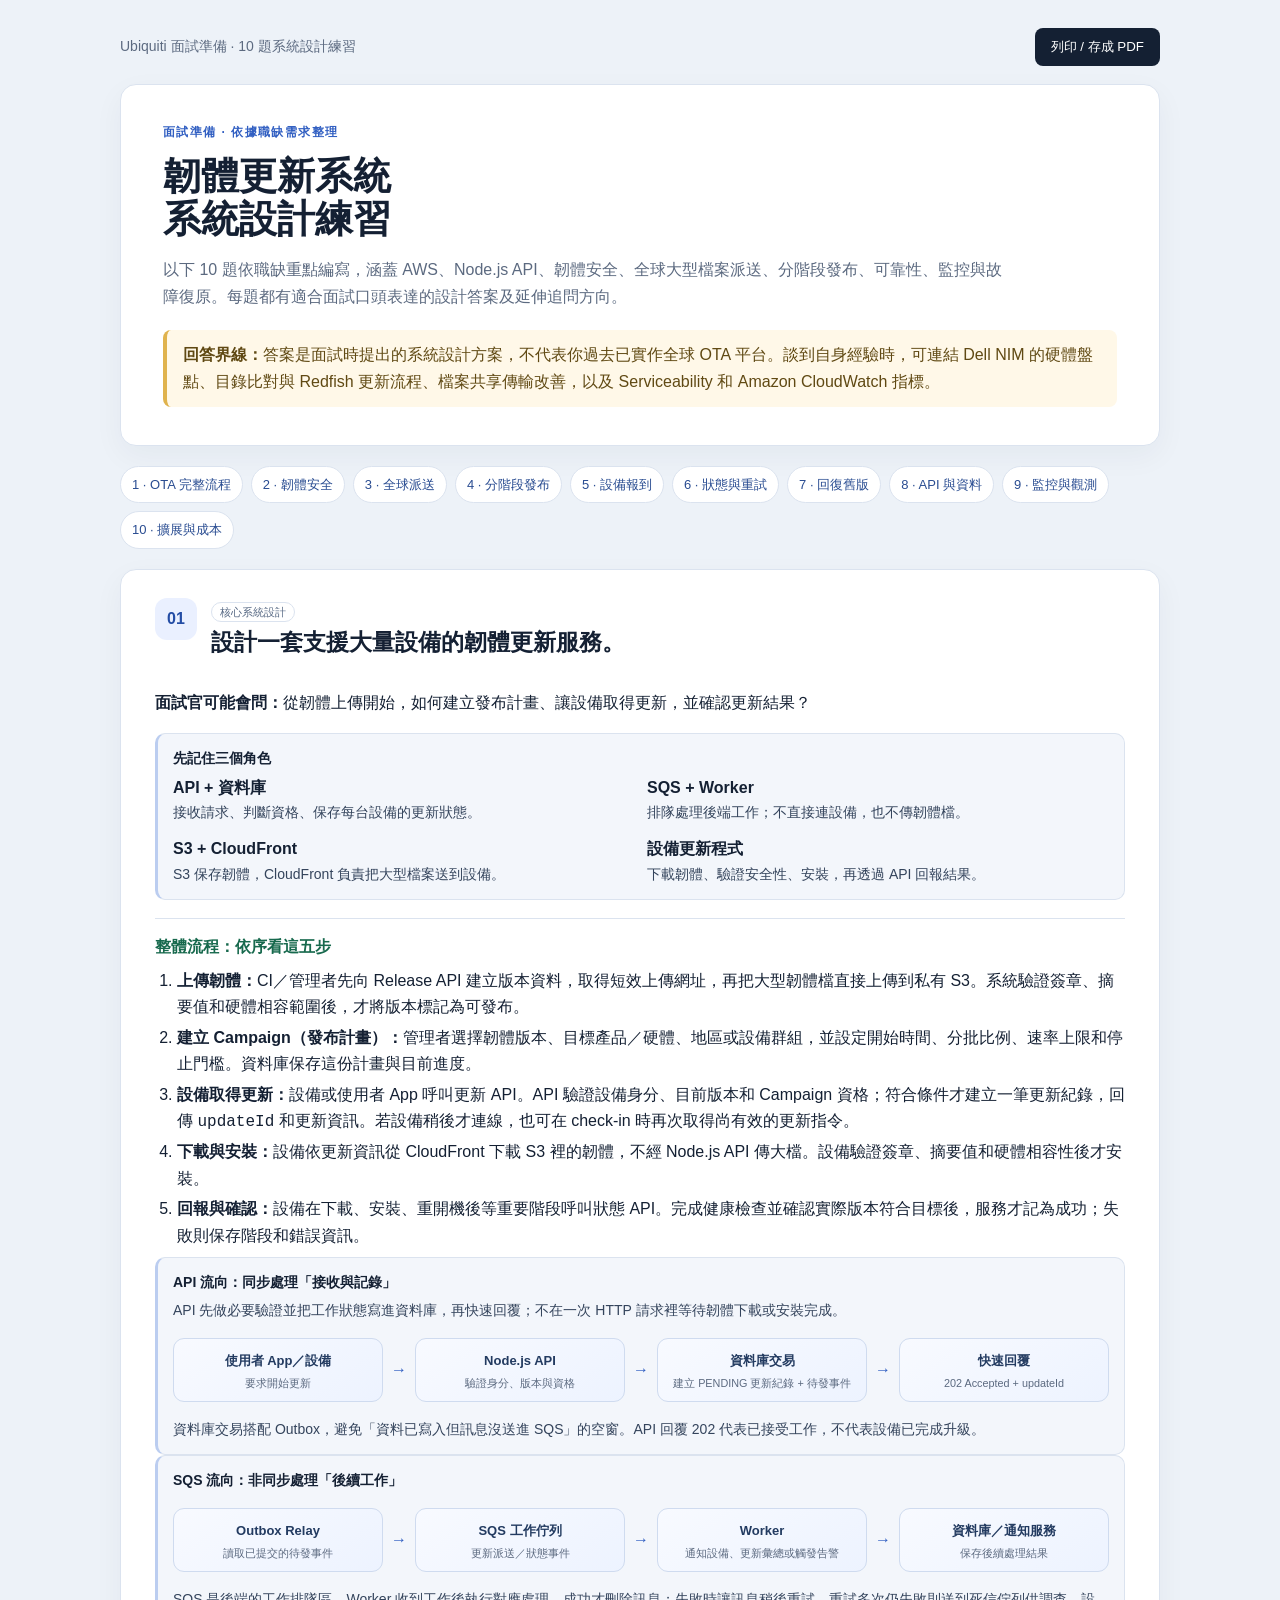
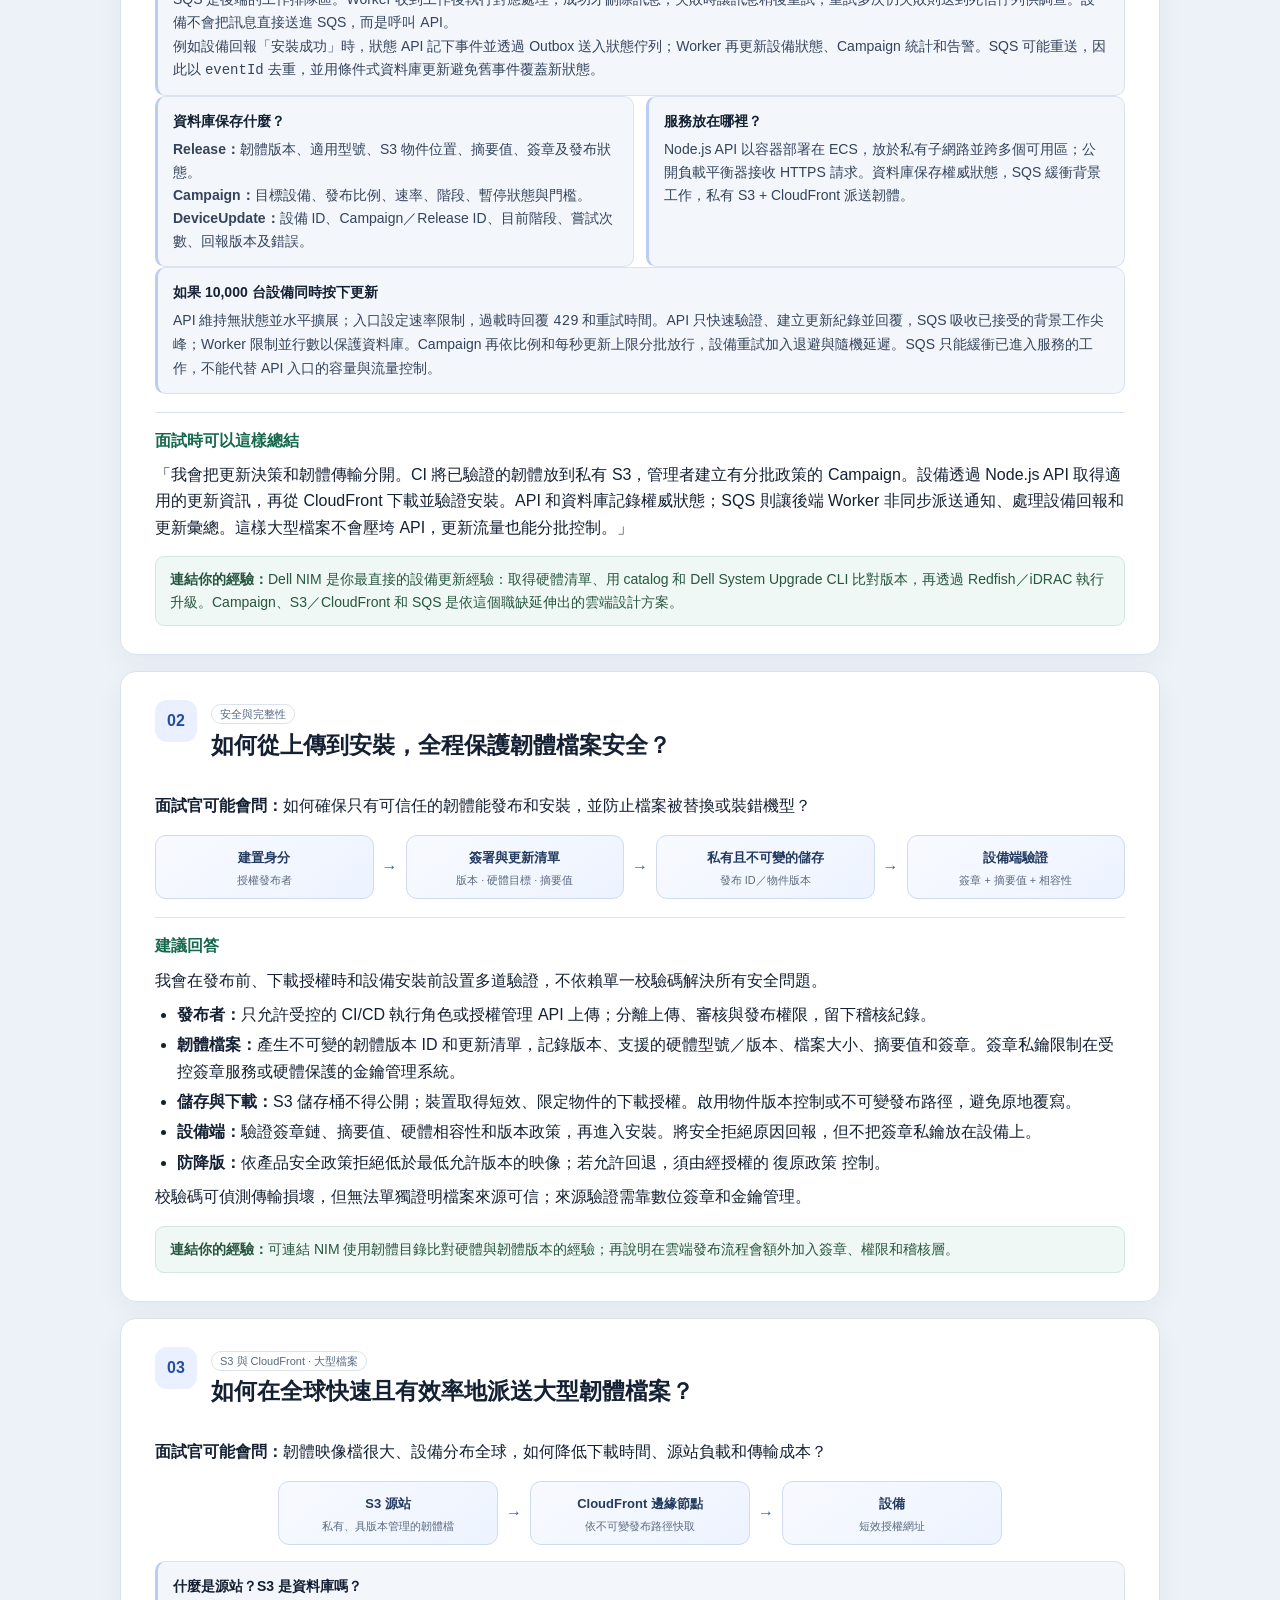
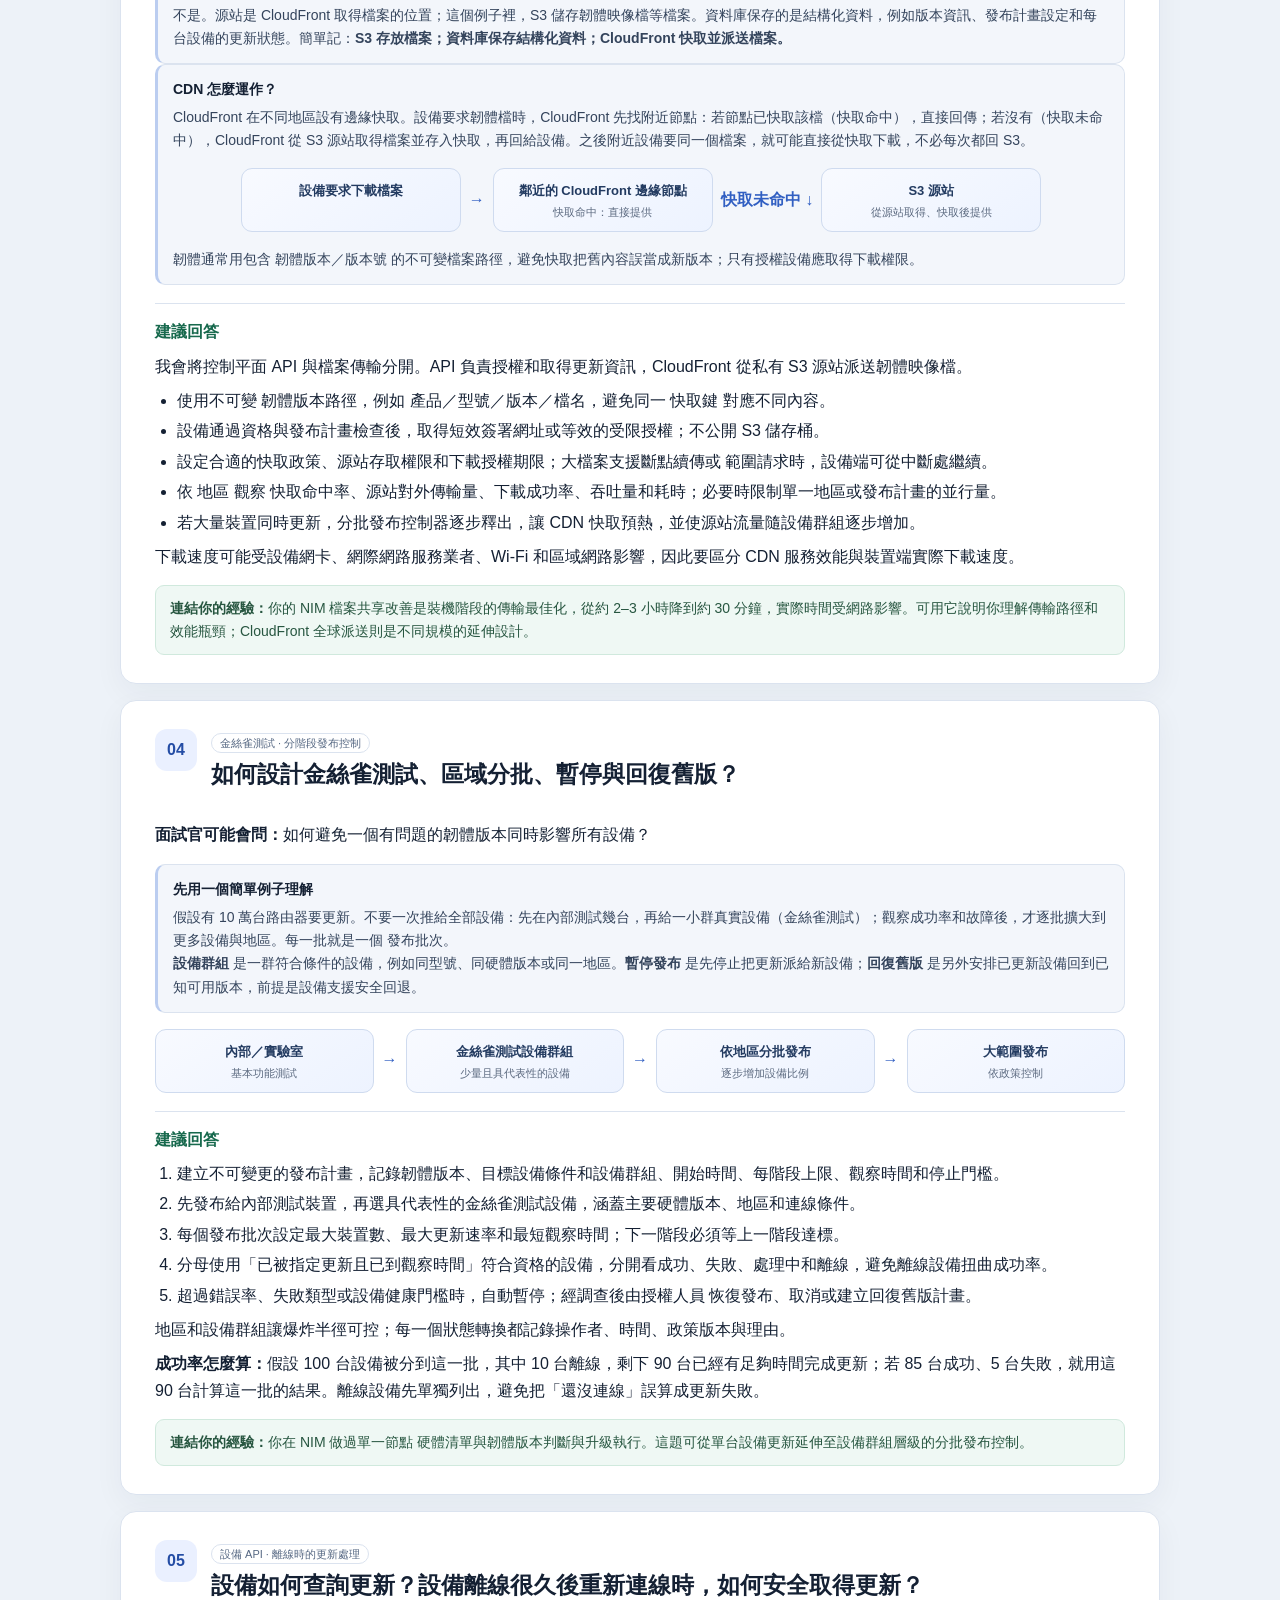
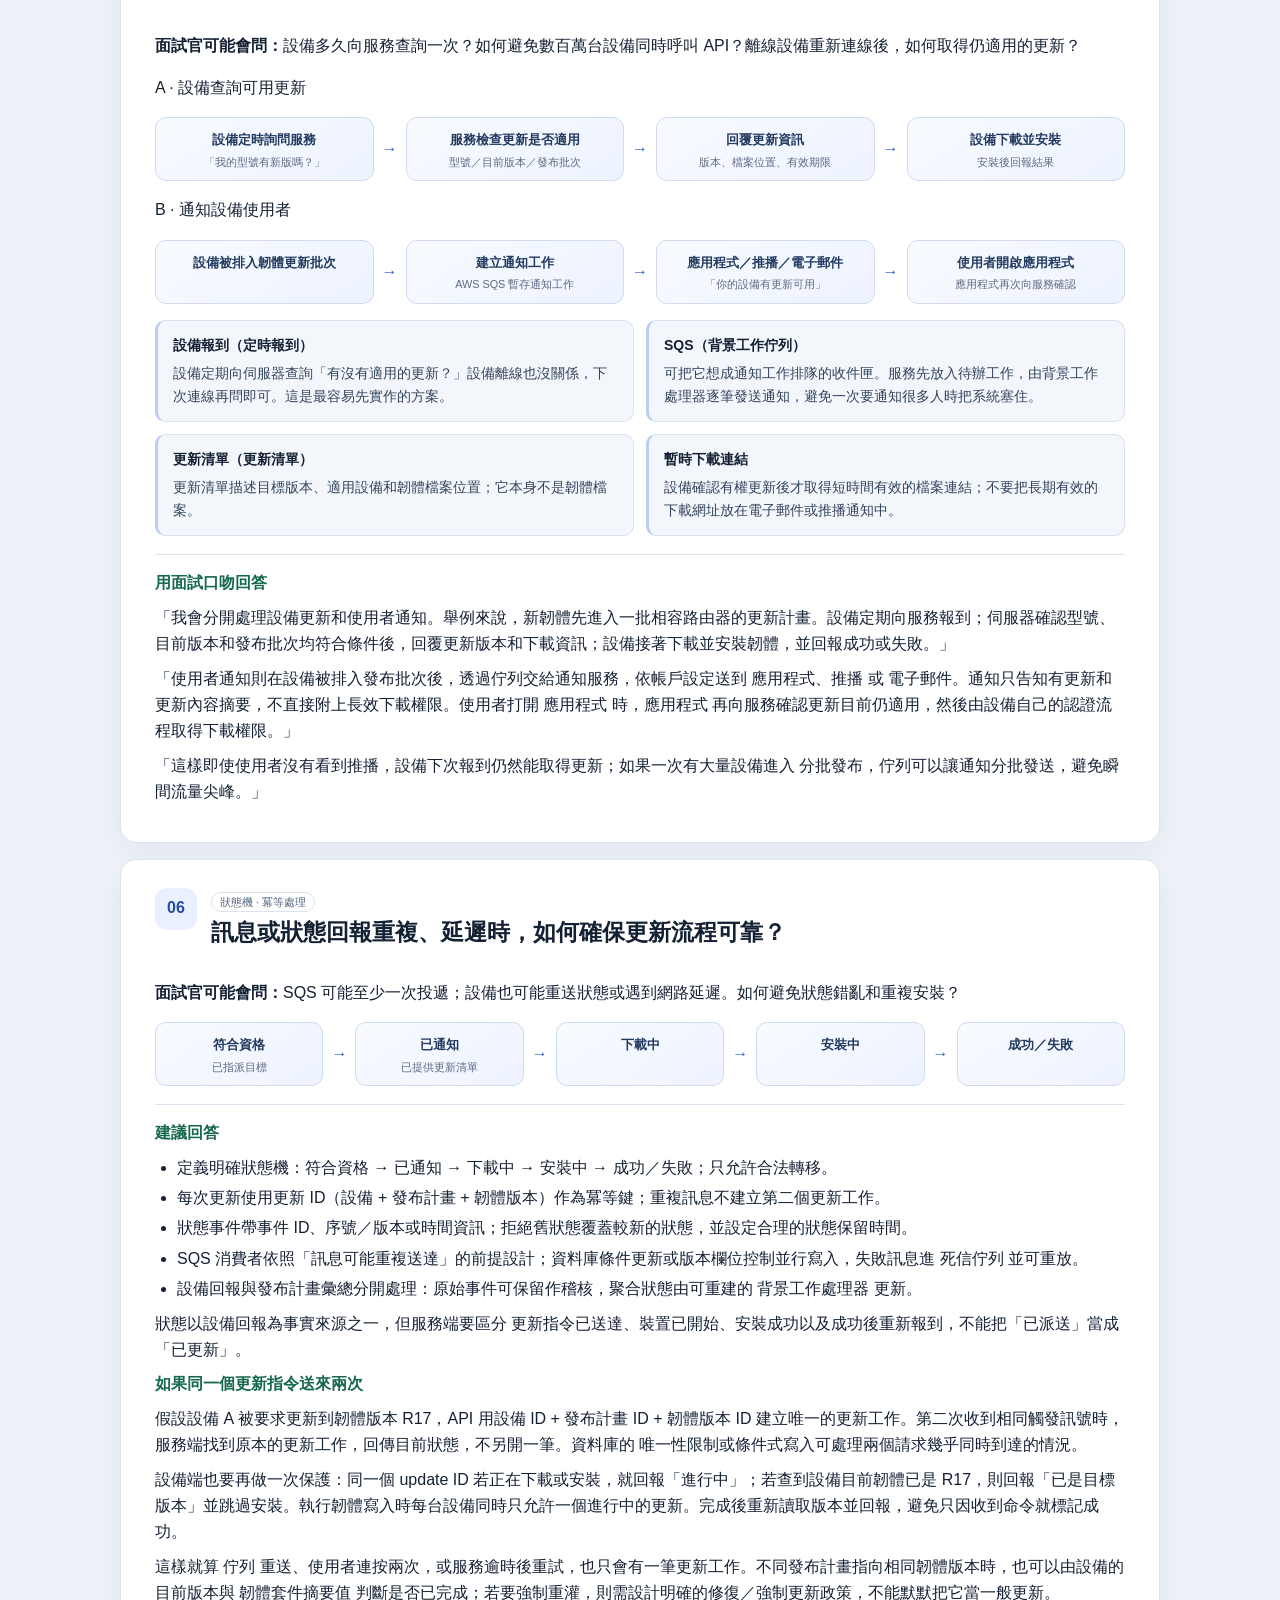
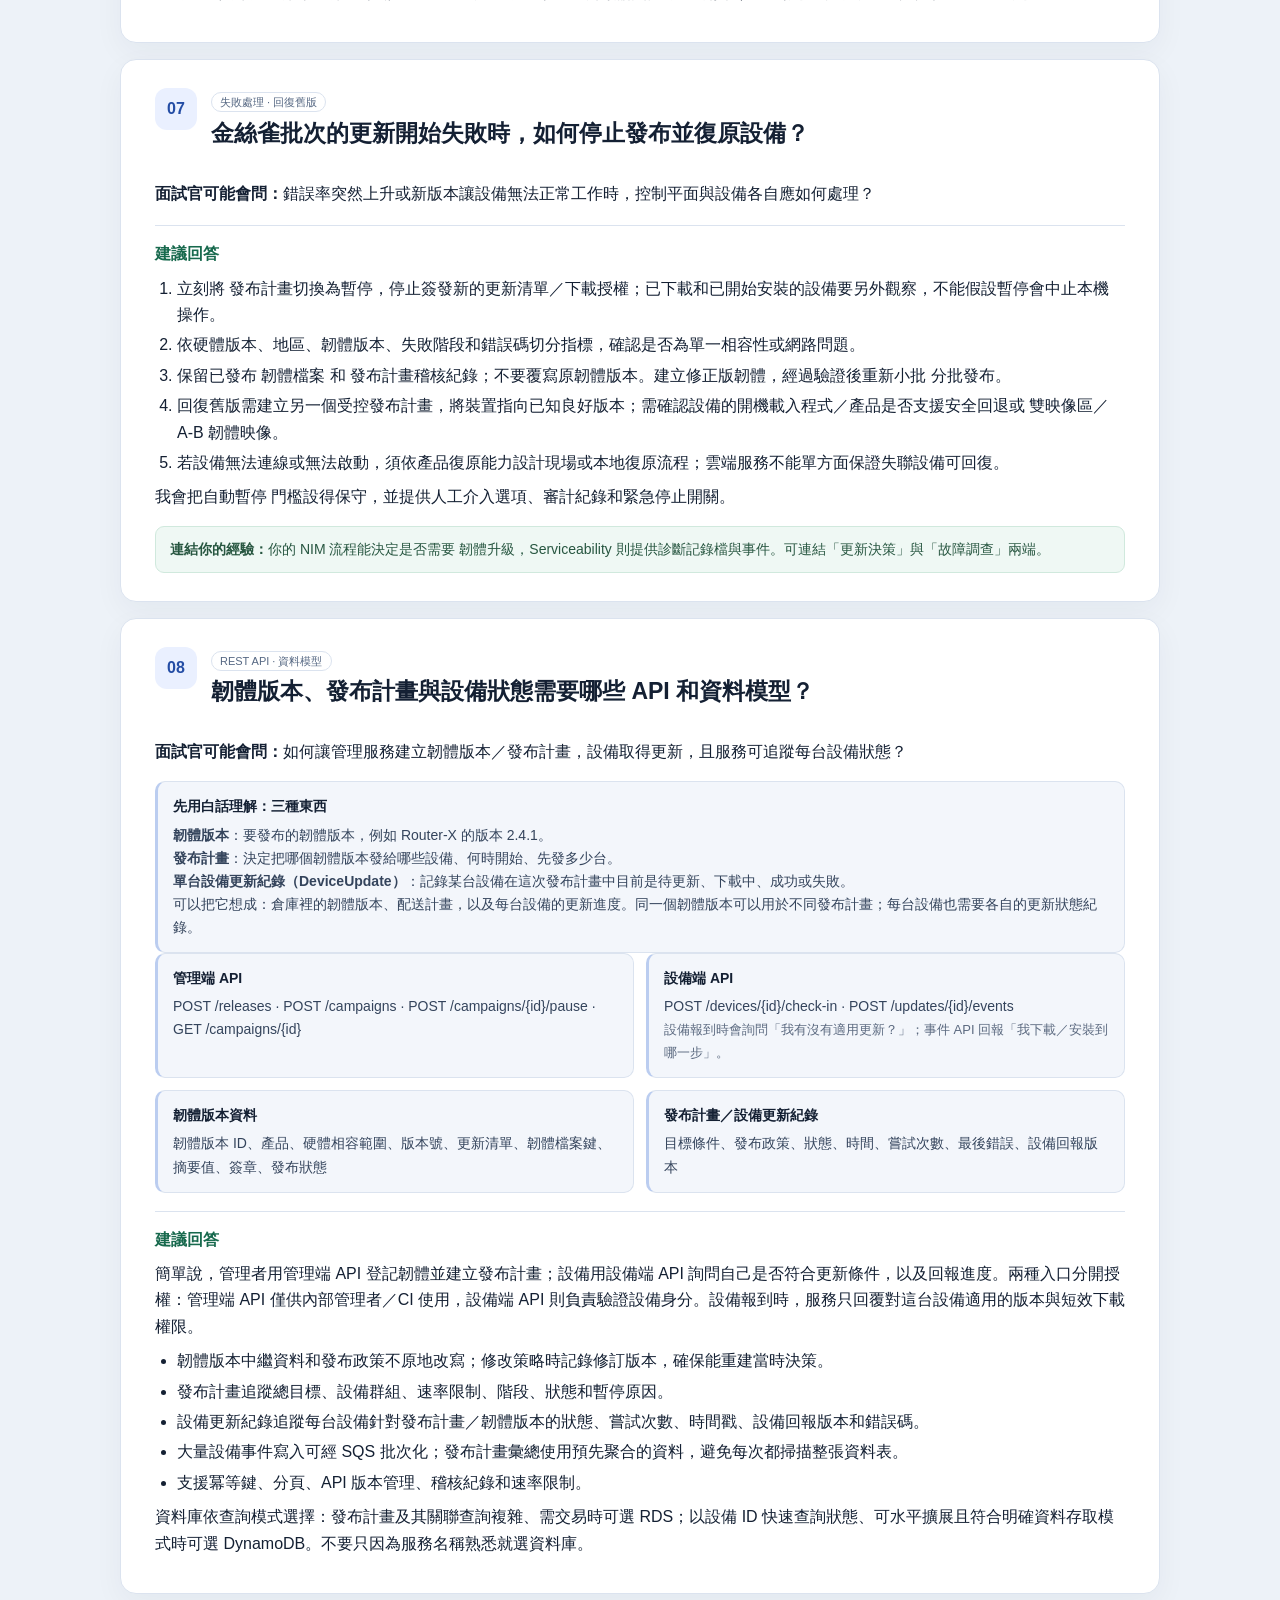
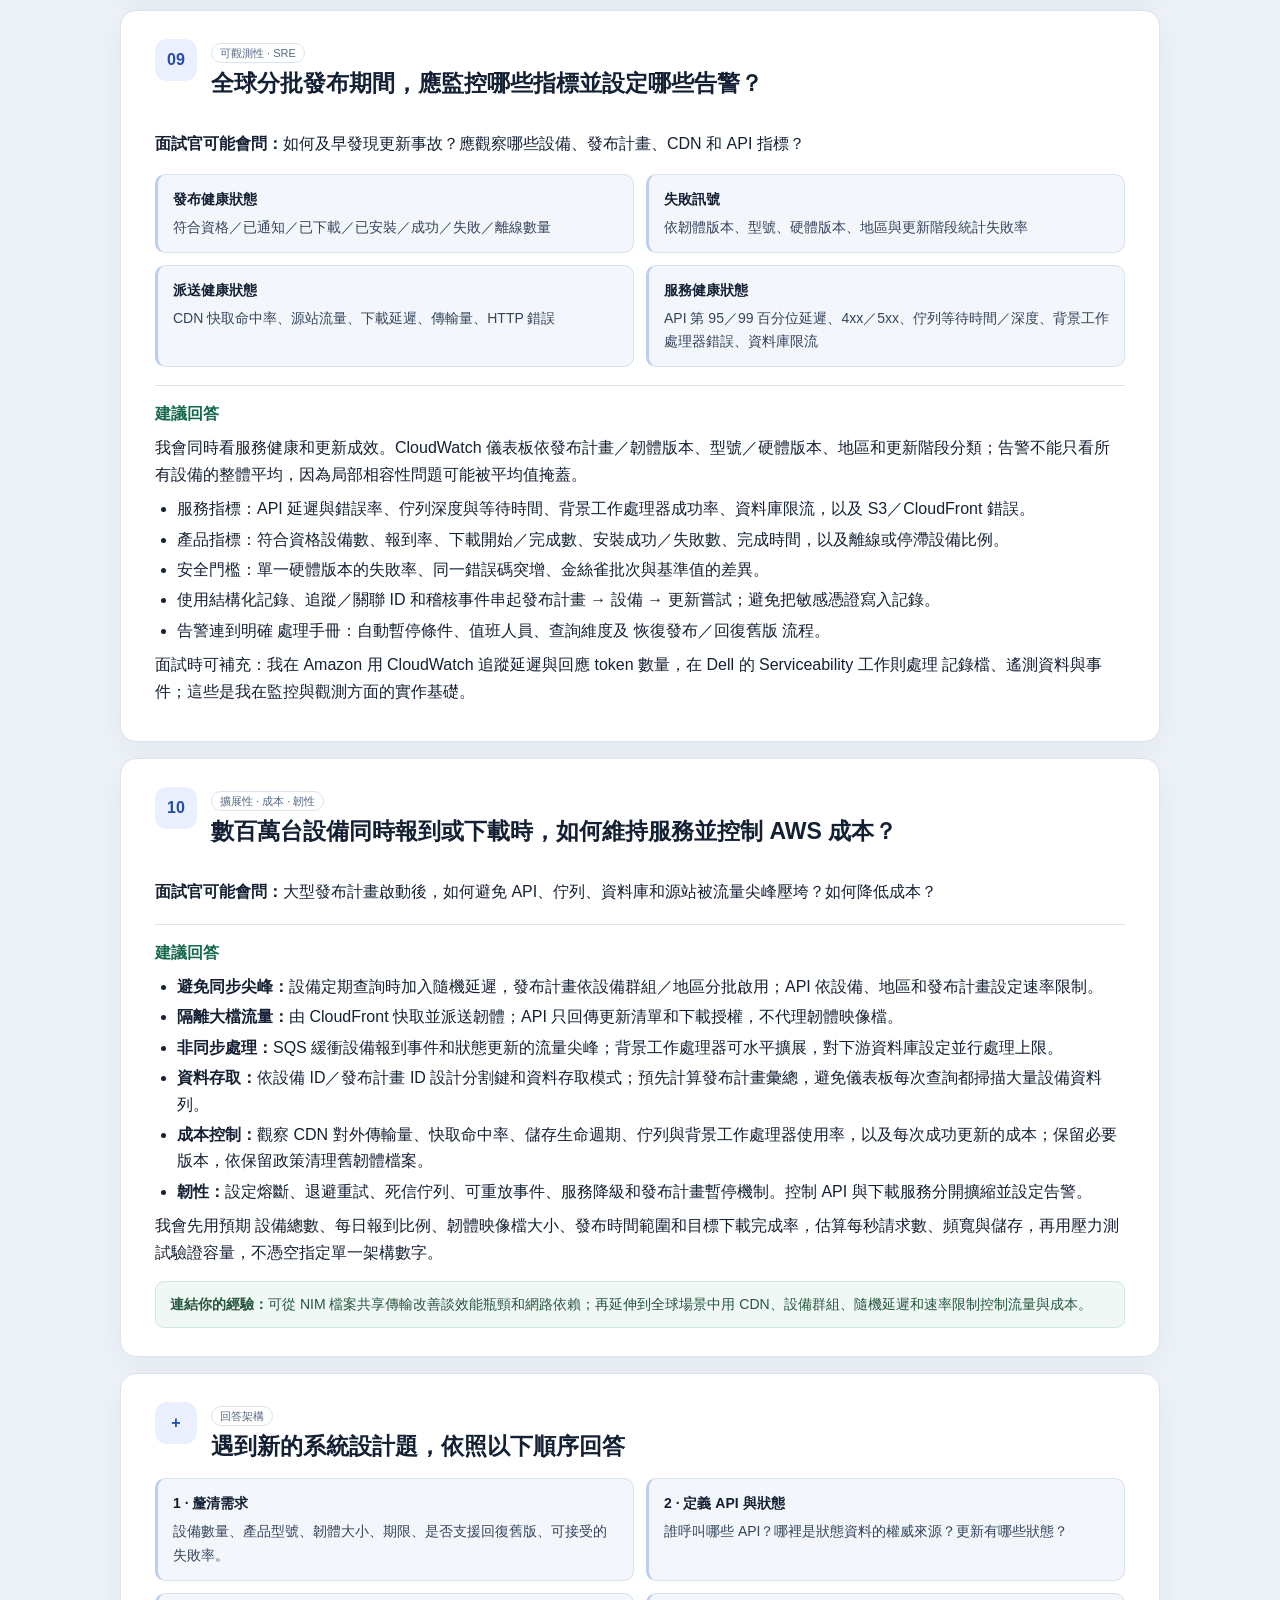
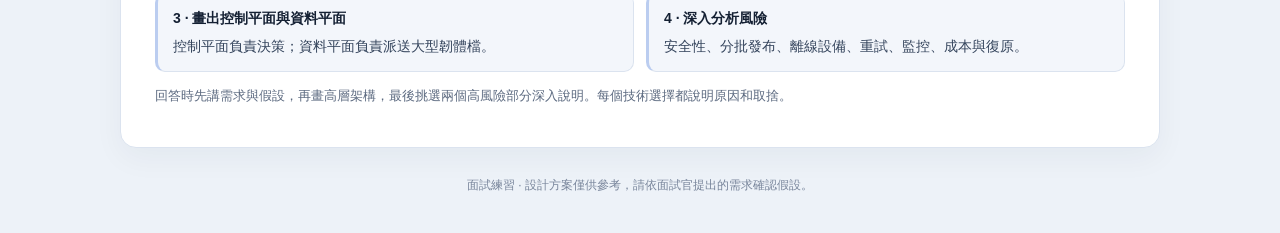
<file: Ubiquiti interview/ubiquiti-system-design-questions.html>
<!doctype html>
<html lang="zh-Hant">
<head>
<meta charset="utf-8"><meta name="viewport" content="width=device-width,initial-scale=1">
<title>Ubiquiti 雲端服務開發工程師｜系統設計練習</title>
<style>
:root{--ink:#142033;--muted:#5c6a80;--blue:#315fc2;--line:#dbe3ef;--wash:#f3f6fb;--green:#17694d;--amber:#795514}*{box-sizing:border-box}html{scroll-behavior:smooth}body{margin:0;background:#edf2f8;color:var(--ink);font:16px/1.65 Inter,-apple-system,BlinkMacSystemFont,"Segoe UI",sans-serif}.wrap{max-width:1080px;margin:28px auto;padding:0 20px}.toolbar{display:flex;justify-content:space-between;align-items:center;gap:12px;margin-bottom:18px;color:var(--muted);font-size:14px}.toolbar button{border:0;background:var(--ink);color:white;padding:10px 16px;border-radius:8px;cursor:pointer}.hero,.question{background:white;border:1px solid var(--line);border-radius:16px;padding:28px 34px;margin:16px 0;box-shadow:0 10px 30px #1a2d480c}.hero{padding:38px 42px}.kicker{color:var(--blue);font-size:12px;letter-spacing:.12em;text-transform:uppercase;font-weight:800}.hero h1{font-size:38px;line-height:1.14;margin:12px 0}.hero p{color:var(--muted);max-width:850px}.notice{background:#fff8e8;border-left:4px solid #e0b34d;padding:12px 16px;border-radius:8px;color:#604913;margin-top:20px}.toc{display:flex;flex-wrap:wrap;gap:8px;margin:20px 0}.toc a{color:#294c91;text-decoration:none;background:white;border:1px solid var(--line);padding:7px 11px;border-radius:99px;font-size:13px}.question{scroll-margin-top:16px}.qhead{display:flex;align-items:flex-start;gap:14px}.num{flex:0 0 42px;height:42px;border-radius:12px;background:#eaf0ff;color:#244da5;display:grid;place-items:center;font-weight:800}.question h2{font-size:23px;line-height:1.3;margin:4px 0 16px}.tag{font-size:11px;color:#566883;border:1px solid var(--line);border-radius:99px;padding:3px 8px;white-space:nowrap}.grid{display:grid;grid-template-columns:1fr 1fr;gap:12px}.box{background:var(--wash);border:1px solid var(--line);border-left:3px solid #bbcdf0;padding:13px 15px;border-radius:10px}.box h3{font-size:14px;margin:0 0 5px}.box p{font-size:14px;margin:0;color:#34445c}.answer{border-top:1px solid var(--line);margin-top:18px;padding-top:15px}.answer h3{font-size:16px;margin:0 0 8px;color:var(--green)}.answer p{margin:8px 0}.answer ol,.answer ul{padding-left:22px;margin:8px 0}.answer li{margin:4px 0}.diagram{display:flex;align-items:stretch;justify-content:center;gap:8px;flex-wrap:wrap;margin:16px 0}.node{flex:1;min-width:120px;max-width:220px;border:1px solid #cfdbef;border-radius:11px;background:linear-gradient(145deg,#f8faff,#edf3ff);padding:11px;text-align:center;font-size:13px;font-weight:700;color:#233b61}.node small{display:block;color:var(--muted);font-weight:500;margin-top:4px;line-height:1.35}.arrow{align-self:center;color:var(--blue);font-weight:800}.subnote{font-size:13px;color:var(--muted)}.tie{background:#eff8f4;border:1px solid #d0e9dd;border-radius:9px;padding:11px 14px;margin-top:15px;font-size:14px;color:#275640}.footer{text-align:center;color:#77849a;font-size:12px;padding:12px}@media(max-width:700px){.hero,.question{padding:22px}.hero h1{font-size:31px}.grid{grid-template-columns:1fr}.diagram{flex-direction:column;align-items:center}.node{width:100%;max-width:none}.arrow{transform:rotate(90deg)}}@media print{body{background:white}.wrap{max-width:none;margin:0;padding:0 10px}.toolbar,.toc{display:none}.hero,.question{box-shadow:none;break-inside:avoid-page;padding:20px;margin:10px 0}.question{break-inside:auto}.node{background:white}.footer{display:none}}
</style></head><body><main class="wrap">
<div class="toolbar"><span>Ubiquiti 面試準備 · 10 題系統設計練習</span><button onclick="window.print()">列印 / 存成 PDF</button></div>
<header class="hero"><div class="kicker">面試準備 · 依據職缺需求整理</div><h1>韌體更新系統<br>系統設計練習</h1><p>以下 10 題依職缺重點編寫，涵蓋 AWS、Node.js API、韌體安全、全球大型檔案派送、分階段發布、可靠性、監控與故障復原。每題都有適合面試口頭表達的設計答案及延伸追問方向。</p><div class="notice"><b>回答界線：</b>答案是面試時提出的系統設計方案，不代表你過去已實作全球 OTA 平台。談到自身經驗時，可連結 Dell NIM 的硬體盤點、目錄比對與 Redfish 更新流程、檔案共享傳輸改善，以及 Serviceability 和 Amazon CloudWatch 指標。</div></header>
<nav class="toc"><a href="#q1">1 · OTA 完整流程</a><a href="#q2">2 · 韌體安全</a><a href="#q3">3 · 全球派送</a><a href="#q4">4 · 分階段發布</a><a href="#q5">5 · 設備報到</a><a href="#q6">6 · 狀態與重試</a><a href="#q7">7 · 回復舊版</a><a href="#q8">8 · API 與資料</a><a href="#q9">9 · 監控與觀測</a><a href="#q10">10 · 擴展與成本</a></nav>
<section class="question" id="q1">
<div class="qhead"><div class="num">01</div><div><span class="tag">核心系統設計</span><h2>設計一套支援大量設備的韌體更新服務。</h2></div></div>
<p><b>面試官可能會問：</b>從韌體上傳開始，如何建立發布計畫、讓設備取得更新，並確認更新結果？</p>
<div class="box"><h3>先記住三個角色</h3><div class="grid"><div><b>API + 資料庫</b><p>接收請求、判斷資格、保存每台設備的更新狀態。</p></div><div><b>SQS + Worker</b><p>排隊處理後端工作；不直接連設備，也不傳韌體檔。</p></div><div><b>S3 + CloudFront</b><p>S3 保存韌體，CloudFront 負責把大型檔案送到設備。</p></div><div><b>設備更新程式</b><p>下載韌體、驗證安全性、安裝，再透過 API 回報結果。</p></div></div></div>
<div class="answer"><h3>整體流程：依序看這五步</h3>
<ol>
<li><b>上傳韌體：</b>CI／管理者先向 Release API 建立版本資料，取得短效上傳網址，再把大型韌體檔直接上傳到私有 S3。系統驗證簽章、摘要值和硬體相容範圍後，才將版本標記為可發布。</li>
<li><b>建立 Campaign（發布計畫）：</b>管理者選擇韌體版本、目標產品／硬體、地區或設備群組，並設定開始時間、分批比例、速率上限和停止門檻。資料庫保存這份計畫與目前進度。</li>
<li><b>設備取得更新：</b>設備或使用者 App 呼叫更新 API。API 驗證設備身分、目前版本和 Campaign 資格；符合條件才建立一筆更新紀錄，回傳 <code>updateId</code> 和更新資訊。若設備稍後才連線，也可在 check-in 時再次取得尚有效的更新指令。</li>
<li><b>下載與安裝：</b>設備依更新資訊從 CloudFront 下載 S3 裡的韌體，不經 Node.js API 傳大檔。設備驗證簽章、摘要值和硬體相容性後才安裝。</li>
<li><b>回報與確認：</b>設備在下載、安裝、重開機後等重要階段呼叫狀態 API。完成健康檢查並確認實際版本符合目標後，服務才記為成功；失敗則保存階段和錯誤資訊。</li>
</ol>
</div>
<div class="box"><h3>API 流向：同步處理「接收與記錄」</h3><p>API 先做必要驗證並把工作狀態寫進資料庫，再快速回覆；不在一次 HTTP 請求裡等待韌體下載或安裝完成。</p><div class="diagram"><div class="node">使用者 App／設備<small>要求開始更新</small></div><span class="arrow">→</span><div class="node">Node.js API<small>驗證身分、版本與資格</small></div><span class="arrow">→</span><div class="node">資料庫交易<small>建立 PENDING 更新紀錄 + 待發事件</small></div><span class="arrow">→</span><div class="node">快速回覆<small>202 Accepted + updateId</small></div></div><p class="subnote">資料庫交易搭配 Outbox，避免「資料已寫入但訊息沒送進 SQS」的空窗。API 回覆 202 代表已接受工作，不代表設備已完成升級。</p></div>
<div class="box"><h3>SQS 流向：非同步處理「後續工作」</h3><div class="diagram"><div class="node">Outbox Relay<small>讀取已提交的待發事件</small></div><span class="arrow">→</span><div class="node">SQS 工作佇列<small>更新派送／狀態事件</small></div><span class="arrow">→</span><div class="node">Worker<small>通知設備、更新彙總或觸發告警</small></div><span class="arrow">→</span><div class="node">資料庫／通知服務<small>保存後續處理結果</small></div></div><p>SQS 是後端的工作排隊區。Worker 收到工作後執行對應處理，成功才刪除訊息；失敗時讓訊息稍後重試，重試多次仍失敗則送到死信佇列供調查。設備不會把訊息直接送進 SQS，而是呼叫 API。</p><p>例如設備回報「安裝成功」時，狀態 API 記下事件並透過 Outbox 送入狀態佇列；Worker 再更新設備狀態、Campaign 統計和告警。SQS 可能重送，因此以 <code>eventId</code> 去重，並用條件式資料庫更新避免舊事件覆蓋新狀態。</p></div>
<div class="grid"><div class="box"><h3>資料庫保存什麼？</h3><p><b>Release：</b>韌體版本、適用型號、S3 物件位置、摘要值、簽章及發布狀態。<br><b>Campaign：</b>目標設備、發布比例、速率、階段、暫停狀態與門檻。<br><b>DeviceUpdate：</b>設備 ID、Campaign／Release ID、目前階段、嘗試次數、回報版本及錯誤。</p></div><div class="box"><h3>服務放在哪裡？</h3><p>Node.js API 以容器部署在 ECS，放於私有子網路並跨多個可用區；公開負載平衡器接收 HTTPS 請求。資料庫保存權威狀態，SQS 緩衝背景工作，私有 S3 + CloudFront 派送韌體。</p></div></div>
<div class="box"><h3>如果 10,000 台設備同時按下更新</h3><p>API 維持無狀態並水平擴展；入口設定速率限制，過載時回覆 <code>429</code> 和重試時間。API 只快速驗證、建立更新紀錄並回覆，SQS 吸收已接受的背景工作尖峰；Worker 限制並行數以保護資料庫。Campaign 再依比例和每秒更新上限分批放行，設備重試加入退避與隨機延遲。SQS 只能緩衝已進入服務的工作，不能代替 API 入口的容量與流量控制。</p></div>
<div class="answer"><h3>面試時可以這樣總結</h3><p>「我會把更新決策和韌體傳輸分開。CI 將已驗證的韌體放到私有 S3，管理者建立有分批政策的 Campaign。設備透過 Node.js API 取得適用的更新資訊，再從 CloudFront 下載並驗證安裝。API 和資料庫記錄權威狀態；SQS 則讓後端 Worker 非同步派送通知、處理設備回報和更新彙總。這樣大型檔案不會壓垮 API，更新流量也能分批控制。」</p></div>
<div class="tie"><b>連結你的經驗：</b>Dell NIM 是你最直接的設備更新經驗：取得硬體清單、用 catalog 和 Dell System Upgrade CLI 比對版本，再透過 Redfish／iDRAC 執行升級。Campaign、S3／CloudFront 和 SQS 是依這個職缺延伸出的雲端設計方案。</div>
</section>
<section class="question" id="q2"><div class="qhead"><div class="num">02</div><div><span class="tag">安全與完整性</span><h2>如何從上傳到安裝，全程保護韌體檔案安全？</h2></div></div><p><b>面試官可能會問：</b>如何確保只有可信任的韌體能發布和安裝，並防止檔案被替換或裝錯機型？</p><div class="diagram"><div class="node">建置身分<small>授權發布者</small></div><span class="arrow">→</span><div class="node">簽署與更新清單<small>版本 · 硬體目標 · 摘要值</small></div><span class="arrow">→</span><div class="node">私有且不可變的儲存<small>發布 ID／物件版本</small></div><span class="arrow">→</span><div class="node">設備端驗證<small>簽章 + 摘要值 + 相容性</small></div></div><div class="answer"><h3>建議回答</h3><p>我會在發布前、下載授權時和設備安裝前設置多道驗證，不依賴單一校驗碼解決所有安全問題。</p><ul><li><b>發布者：</b>只允許受控的 CI/CD 執行角色或授權管理 API 上傳；分離上傳、審核與發布權限，留下稽核紀錄。</li><li><b>韌體檔案：</b>產生不可變的韌體版本 ID 和更新清單，記錄版本、支援的硬體型號／版本、檔案大小、摘要值和簽章。簽章私鑰限制在受控簽章服務或硬體保護的金鑰管理系統。</li><li><b>儲存與下載：</b>S3 儲存桶不得公開；裝置取得短效、限定物件的下載授權。啟用物件版本控制或不可變發布路徑，避免原地覆寫。</li><li><b>設備端：</b>驗證簽章鏈、摘要值、硬體相容性和版本政策，再進入安裝。將安全拒絕原因回報，但不把簽章私鑰放在設備上。</li><li><b>防降版：</b>依產品安全政策拒絕低於最低允許版本的映像；若允許回退，須由經授權的 復原政策 控制。</li></ul><p>校驗碼可偵測傳輸損壞，但無法單獨證明檔案來源可信；來源驗證需靠數位簽章和金鑰管理。</p></div><div class="tie"><b>連結你的經驗：</b>可連結 NIM 使用韌體目錄比對硬體與韌體版本的經驗；再說明在雲端發布流程會額外加入簽章、權限和稽核層。</div></section>
<section class="question" id="q3"><div class="qhead"><div class="num">03</div><div><span class="tag">S3 與 CloudFront · 大型檔案</span><h2>如何在全球快速且有效率地派送大型韌體檔案？</h2></div></div><p><b>面試官可能會問：</b>韌體映像檔很大、設備分布全球，如何降低下載時間、源站負載和傳輸成本？</p><div class="diagram"><div class="node">S3 源站<small>私有、具版本管理的韌體檔</small></div><span class="arrow">→</span><div class="node">CloudFront 邊緣節點<small>依不可變發布路徑快取</small></div><span class="arrow">→</span><div class="node">設備<small>短效授權網址</small></div></div><div class="box"><h3>什麼是源站？S3 是資料庫嗎？</h3><p>不是。源站是 CloudFront 取得檔案的位置；這個例子裡，S3 儲存韌體映像檔等檔案。資料庫保存的是結構化資料，例如版本資訊、發布計畫設定和每台設備的更新狀態。簡單記：<b>S3 存放檔案；資料庫保存結構化資料；CloudFront 快取並派送檔案。</b></p></div><div class="box"><h3>CDN 怎麼運作？</h3><p>CloudFront 在不同地區設有邊緣快取。設備要求韌體檔時，CloudFront 先找附近節點：若節點已快取該檔（快取命中），直接回傳；若沒有（快取未命中），CloudFront 從 S3 源站取得檔案並存入快取，再回給設備。之後附近設備要同一個檔案，就可能直接從快取下載，不必每次都回 S3。</p><div class="diagram"><div class="node">設備要求下載檔案</div><span class="arrow">→</span><div class="node">鄰近的 CloudFront 邊緣節點<small>快取命中：直接提供</small></div><span class="arrow">快取未命中 ↓</span><div class="node">S3 源站<small>從源站取得、快取後提供</small></div></div><p class="subnote">韌體通常用包含 韌體版本／版本號 的不可變檔案路徑，避免快取把舊內容誤當成新版本；只有授權設備應取得下載權限。</p></div><div class="answer"><h3>建議回答</h3><p>我會將控制平面 API 與檔案傳輸分開。API 負責授權和取得更新資訊，CloudFront 從私有 S3 源站派送韌體映像檔。</p><ul><li>使用不可變 韌體版本路徑，例如 產品／型號／版本／檔名，避免同一 快取鍵 對應不同內容。</li><li>設備通過資格與發布計畫檢查後，取得短效簽署網址或等效的受限授權；不公開 S3 儲存桶。</li><li>設定合適的快取政策、源站存取權限和下載授權期限；大檔案支援斷點續傳或 範圍請求時，設備端可從中斷處繼續。</li><li>依 地區 觀察 快取命中率、源站對外傳輸量、下載成功率、吞吐量和耗時；必要時限制單一地區或發布計畫的並行量。</li><li>若大量裝置同時更新，分批發布控制器逐步釋出，讓 CDN 快取預熱，並使源站流量隨設備群組逐步增加。</li></ul><p>下載速度可能受設備網卡、網際網路服務業者、Wi-Fi 和區域網路影響，因此要區分 CDN 服務效能與裝置端實際下載速度。</p></div><div class="tie"><b>連結你的經驗：</b>你的 NIM 檔案共享改善是裝機階段的傳輸最佳化，從約 2–3 小時降到約 30 分鐘，實際時間受網路影響。可用它說明你理解傳輸路徑和效能瓶頸；CloudFront 全球派送則是不同規模的延伸設計。</div></section>
<section class="question" id="q4"><div class="qhead"><div class="num">04</div><div><span class="tag">金絲雀測試 · 分階段發布控制</span><h2>如何設計金絲雀測試、區域分批、暫停與回復舊版？</h2></div></div><p><b>面試官可能會問：</b>如何避免一個有問題的韌體版本同時影響所有設備？</p><div class="box"><h3>先用一個簡單例子理解</h3><p>假設有 10 萬台路由器要更新。不要一次推給全部設備：先在內部測試幾台，再給一小群真實設備（金絲雀測試）；觀察成功率和故障後，才逐批擴大到更多設備與地區。每一批就是一個 發布批次。</p><p><b>設備群組</b> 是一群符合條件的設備，例如同型號、同硬體版本或同一地區。<b>暫停發布</b> 是先停止把更新派給新設備；<b>回復舊版</b> 是另外安排已更新設備回到已知可用版本，前提是設備支援安全回退。</p></div><div class="diagram"><div class="node">內部／實驗室<small>基本功能測試</small></div><span class="arrow">→</span><div class="node">金絲雀測試設備群組<small>少量且具代表性的設備</small></div><span class="arrow">→</span><div class="node">依地區分批發布<small>逐步增加設備比例</small></div><span class="arrow">→</span><div class="node">大範圍發布<small>依政策控制</small></div></div><div class="answer"><h3>建議回答</h3><ol><li>建立不可變更的發布計畫，記錄韌體版本、目標設備條件和設備群組、開始時間、每階段上限、觀察時間和停止門檻。</li><li>先發布給內部測試裝置，再選具代表性的金絲雀測試設備，涵蓋主要硬體版本、地區和連線條件。</li><li>每個發布批次設定最大裝置數、最大更新速率和最短觀察時間；下一階段必須等上一階段達標。</li><li>分母使用「已被指定更新且已到觀察時間」符合資格的設備，分開看成功、失敗、處理中和離線，避免離線設備扭曲成功率。</li><li>超過錯誤率、失敗類型或設備健康門檻時，自動暫停；經調查後由授權人員 恢復發布、取消或建立回復舊版計畫。</li></ol><p>地區和設備群組讓爆炸半徑可控；每一個狀態轉換都記錄操作者、時間、政策版本與理由。</p><p><b>成功率怎麼算：</b>假設 100 台設備被分到這一批，其中 10 台離線，剩下 90 台已經有足夠時間完成更新；若 85 台成功、5 台失敗，就用這 90 台計算這一批的結果。離線設備先單獨列出，避免把「還沒連線」誤算成更新失敗。</p></div><div class="tie"><b>連結你的經驗：</b>你在 NIM 做過單一節點 硬體清單與韌體版本判斷與升級執行。這題可從單台設備更新延伸至設備群組層級的分批發布控制。</div></section>
<section class="question" id="q5"><div class="qhead"><div class="num">05</div><div><span class="tag">設備 API · 離線時的更新處理</span><h2>設備如何查詢更新？設備離線很久後重新連線時，如何安全取得更新？</h2></div></div><p><b>面試官可能會問：</b>設備多久向服務查詢一次？如何避免數百萬台設備同時呼叫 API？離線設備重新連線後，如何取得仍適用的更新？</p><div class="dlabel">A · 設備查詢可用更新</div><div class="diagram"><div class="node">設備定時詢問服務<small>「我的型號有新版嗎？」</small></div><span class="arrow">→</span><div class="node">服務檢查更新是否適用<small>型號／目前版本／發布批次</small></div><span class="arrow">→</span><div class="node">回覆更新資訊<small>版本、檔案位置、有效期限</small></div><span class="arrow">→</span><div class="node">設備下載並安裝<small>安裝後回報結果</small></div></div><div class="dlabel">B · 通知設備使用者</div><div class="diagram"><div class="node">設備被排入韌體更新批次</div><span class="arrow">→</span><div class="node">建立通知工作<small>AWS SQS 暫存通知工作</small></div><span class="arrow">→</span><div class="node">應用程式／推播／電子郵件<small>「你的設備有更新可用」</small></div><span class="arrow">→</span><div class="node">使用者開啟應用程式<small>應用程式再次向服務確認</small></div></div><div class="grid"><div class="box"><h3>設備報到（定時報到）</h3><p>設備定期向伺服器查詢「有沒有適用的更新？」設備離線也沒關係，下次連線再問即可。這是最容易先實作的方案。</p></div><div class="box"><h3>SQS（背景工作佇列）</h3><p>可把它想成通知工作排隊的收件匣。服務先放入待辦工作，由背景工作處理器逐筆發送通知，避免一次要通知很多人時把系統塞住。</p></div><div class="box"><h3>更新清單（更新清單）</h3><p>更新清單描述目標版本、適用設備和韌體檔案位置；它本身不是韌體檔案。</p></div><div class="box"><h3>暫時下載連結</h3><p>設備確認有權更新後才取得短時間有效的檔案連結；不要把長期有效的下載網址放在電子郵件或推播通知中。</p></div></div><div class="answer"><h3>用面試口吻回答</h3><p>「我會分開處理設備更新和使用者通知。舉例來說，新韌體先進入一批相容路由器的更新計畫。設備定期向服務報到；伺服器確認型號、目前版本和發布批次均符合條件後，回覆更新版本和下載資訊；設備接著下載並安裝韌體，並回報成功或失敗。」</p><p>「使用者通知則在設備被排入發布批次後，透過佇列交給通知服務，依帳戶設定送到 應用程式、推播 或 電子郵件。通知只告知有更新和更新內容摘要，不直接附上長效下載權限。使用者打開 應用程式 時，應用程式 再向服務確認更新目前仍適用，然後由設備自己的認證流程取得下載權限。」</p><p>「這樣即使使用者沒有看到推播，設備下次報到仍然能取得更新；如果一次有大量設備進入 分批發布，佇列可以讓通知分批發送，避免瞬間流量尖峰。」</p></div></section>
<section class="question" id="q6"><div class="qhead"><div class="num">06</div><div><span class="tag">狀態機 · 冪等處理</span><h2>訊息或狀態回報重複、延遲時，如何確保更新流程可靠？</h2></div></div><p><b>面試官可能會問：</b>SQS 可能至少一次投遞；設備也可能重送狀態或遇到網路延遲。如何避免狀態錯亂和重複安裝？</p><div class="diagram"><div class="node">符合資格<small>已指派目標</small></div><span class="arrow">→</span><div class="node">已通知<small>已提供更新清單</small></div><span class="arrow">→</span><div class="node">下載中</div><span class="arrow">→</span><div class="node">安裝中</div><span class="arrow">→</span><div class="node">成功／失敗</div></div><div class="answer"><h3>建議回答</h3><ul><li>定義明確狀態機：符合資格 → 已通知 → 下載中 → 安裝中 → 成功／失敗；只允許合法轉移。</li><li>每次更新使用更新 ID（設備 + 發布計畫 + 韌體版本）作為冪等鍵；重複訊息不建立第二個更新工作。</li><li>狀態事件帶事件 ID、序號／版本或時間資訊；拒絕舊狀態覆蓋較新的狀態，並設定合理的狀態保留時間。</li><li>SQS 消費者依照「訊息可能重複送達」的前提設計；資料庫條件更新或版本欄位控制並行寫入，失敗訊息進 死信佇列 並可重放。</li><li>設備回報與發布計畫彙總分開處理：原始事件可保留作稽核，聚合狀態由可重建的 背景工作處理器 更新。</li></ul><p>狀態以設備回報為事實來源之一，但服務端要區分 更新指令已送達、裝置已開始、安裝成功以及成功後重新報到，不能把「已派送」當成「已更新」。</p><h3>如果同一個更新指令送來兩次</h3><p>假設設備 A 被要求更新到韌體版本 R17，API 用設備 ID + 發布計畫 ID + 韌體版本 ID 建立唯一的更新工作。第二次收到相同觸發訊號時，服務端找到原本的更新工作，回傳目前狀態，不另開一筆。資料庫的 唯一性限制或條件式寫入可處理兩個請求幾乎同時到達的情況。</p><p>設備端也要再做一次保護：同一個 update ID 若正在下載或安裝，就回報「進行中」；若查到設備目前韌體已是 R17，則回報「已是目標版本」並跳過安裝。執行韌體寫入時每台設備同時只允許一個進行中的更新。完成後重新讀取版本並回報，避免只因收到命令就標記成功。</p><p>這樣就算 佇列 重送、使用者連按兩次，或服務逾時後重試，也只會有一筆更新工作。不同發布計畫指向相同韌體版本時，也可以由設備的目前版本與 韌體套件摘要值 判斷是否已完成；若要強制重灌，則需設計明確的修復／強制更新政策，不能默默把它當一般更新。</p></div></section>
<section class="question" id="q7"><div class="qhead"><div class="num">07</div><div><span class="tag">失敗處理 · 回復舊版</span><h2>金絲雀批次的更新開始失敗時，如何停止發布並復原設備？</h2></div></div><p><b>面試官可能會問：</b>錯誤率突然上升或新版本讓設備無法正常工作時，控制平面與設備各自應如何處理？</p><div class="answer"><h3>建議回答</h3><ol><li>立刻將 發布計畫切換為暫停，停止簽發新的更新清單／下載授權；已下載和已開始安裝的設備要另外觀察，不能假設暫停會中止本機操作。</li><li>依硬體版本、地區、韌體版本、失敗階段和錯誤碼切分指標，確認是否為單一相容性或網路問題。</li><li>保留已發布 韌體檔案 和 發布計畫稽核紀錄；不要覆寫原韌體版本。建立修正版韌體，經過驗證後重新小批 分批發布。</li><li>回復舊版需建立另一個受控發布計畫，將裝置指向已知良好版本；需確認設備的開機載入程式／產品是否支援安全回退或 雙映像區／A-B 韌體映像。</li><li>若設備無法連線或無法啟動，須依產品復原能力設計現場或本地復原流程；雲端服務不能單方面保證失聯設備可回復。</li></ol><p>我會把自動暫停 門檻設得保守，並提供人工介入選項、審計紀錄和緊急停止開關。</p></div><div class="tie"><b>連結你的經驗：</b>你的 NIM 流程能決定是否需要 韌體升級，Serviceability 則提供診斷記錄檔與事件。可連結「更新決策」與「故障調查」兩端。</div></section>
<section class="question" id="q8"><div class="qhead"><div class="num">08</div><div><span class="tag">REST API · 資料模型</span><h2>韌體版本、發布計畫與設備狀態需要哪些 API 和資料模型？</h2></div></div><p><b>面試官可能會問：</b>如何讓管理服務建立韌體版本／發布計畫，設備取得更新，且服務可追蹤每台設備狀態？</p><div class="box"><h3>先用白話理解：三種東西</h3><p><b>韌體版本</b>：要發布的韌體版本，例如 Router-X 的版本 2.4.1。<br><b>發布計畫</b>：決定把哪個韌體版本發給哪些設備、何時開始、先發多少台。<br><b>單台設備更新紀錄（DeviceUpdate）</b>：記錄某台設備在這次發布計畫中目前是待更新、下載中、成功或失敗。</p><p>可以把它想成：倉庫裡的韌體版本、配送計畫，以及每台設備的更新進度。同一個韌體版本可以用於不同發布計畫；每台設備也需要各自的更新狀態紀錄。</p></div><div class="grid"><div class="box"><h3>管理端 API</h3><p>POST /releases · POST /campaigns · POST /campaigns/{id}/pause · GET /campaigns/{id}</p></div><div class="box"><h3>設備端 API</h3><p>POST /devices/{id}/check-in · POST /updates/{id}/events<br><span class="subnote">設備報到時會詢問「我有沒有適用更新？」；事件 API 回報「我下載／安裝到哪一步」。</span></p></div><div class="box"><h3>韌體版本資料</h3><p>韌體版本 ID、產品、硬體相容範圍、版本號、更新清單、韌體檔案鍵、摘要值、簽章、發布狀態</p></div><div class="box"><h3>發布計畫／設備更新紀錄</h3><p>目標條件、發布政策、狀態、時間、嘗試次數、最後錯誤、設備回報版本</p></div></div><div class="answer"><h3>建議回答</h3><p>簡單說，管理者用管理端 API 登記韌體並建立發布計畫；設備用設備端 API 詢問自己是否符合更新條件，以及回報進度。兩種入口分開授權：管理端 API 僅供內部管理者／CI 使用，設備端 API 則負責驗證設備身分。設備報到時，服務只回覆對這台設備適用的版本與短效下載權限。</p><ul><li>韌體版本中繼資料和發布政策不原地改寫；修改策略時記錄修訂版本，確保能重建當時決策。</li><li>發布計畫追蹤總目標、設備群組、速率限制、階段、狀態和暫停原因。</li><li>設備更新紀錄追蹤每台設備針對發布計畫／韌體版本的狀態、嘗試次數、時間戳、設備回報版本和錯誤碼。</li><li>大量設備事件寫入可經 SQS 批次化；發布計畫彙總使用預先聚合的資料，避免每次都掃描整張資料表。</li><li>支援冪等鍵、分頁、API 版本管理、稽核紀錄和速率限制。</li></ul><p>資料庫依查詢模式選擇：發布計畫及其關聯查詢複雜、需交易時可選 RDS；以設備 ID 快速查詢狀態、可水平擴展且符合明確資料存取模式時可選 DynamoDB。不要只因為服務名稱熟悉就選資料庫。</p></div></section>
<section class="question" id="q9"><div class="qhead"><div class="num">09</div><div><span class="tag">可觀測性 · SRE</span><h2>全球分批發布期間，應監控哪些指標並設定哪些告警？</h2></div></div><p><b>面試官可能會問：</b>如何及早發現更新事故？應觀察哪些設備、發布計畫、CDN 和 API 指標？</p><div class="grid"><div class="box"><h3>發布健康狀態</h3><p>符合資格／已通知／已下載／已安裝／成功／失敗／離線數量</p></div><div class="box"><h3>失敗訊號</h3><p>依韌體版本、型號、硬體版本、地區與更新階段統計失敗率</p></div><div class="box"><h3>派送健康狀態</h3><p>CDN 快取命中率、源站流量、下載延遲、傳輸量、HTTP 錯誤</p></div><div class="box"><h3>服務健康狀態</h3><p>API 第 95／99 百分位延遲、4xx／5xx、佇列等待時間／深度、背景工作處理器錯誤、資料庫限流</p></div></div><div class="answer"><h3>建議回答</h3><p>我會同時看服務健康和更新成效。CloudWatch 儀表板依發布計畫／韌體版本、型號／硬體版本、地區和更新階段分類；告警不能只看所有設備的整體平均，因為局部相容性問題可能被平均值掩蓋。</p><ul><li>服務指標：API 延遲與錯誤率、佇列深度與等待時間、背景工作處理器成功率、資料庫限流，以及 S3／CloudFront 錯誤。</li><li>產品指標：符合資格設備數、報到率、下載開始／完成數、安裝成功／失敗數、完成時間，以及離線或停滯設備比例。</li><li>安全門檻：單一硬體版本的失敗率、同一錯誤碼突增、金絲雀批次與基準值的差異。</li><li>使用結構化記錄、追蹤／關聯 ID 和稽核事件串起發布計畫 → 設備 → 更新嘗試；避免把敏感憑證寫入記錄。</li><li>告警連到明確 處理手冊：自動暫停條件、值班人員、查詢維度及 恢復發布／回復舊版 流程。</li></ul><p>面試時可補充：我在 Amazon 用 CloudWatch 追蹤延遲與回應 token 數量，在 Dell 的 Serviceability 工作則處理 記錄檔、遙測資料與事件；這些是我在監控與觀測方面的實作基礎。</p></div></section>
<section class="question" id="q10"><div class="qhead"><div class="num">10</div><div><span class="tag">擴展性 · 成本 · 韌性</span><h2>數百萬台設備同時報到或下載時，如何維持服務並控制 AWS 成本？</h2></div></div><p><b>面試官可能會問：</b>大型發布計畫啟動後，如何避免 API、佇列、資料庫和源站被流量尖峰壓垮？如何降低成本？</p><div class="answer"><h3>建議回答</h3><ul><li><b>避免同步尖峰：</b>設備定期查詢時加入隨機延遲，發布計畫依設備群組／地區分批啟用；API 依設備、地區和發布計畫設定速率限制。</li><li><b>隔離大檔流量：</b>由 CloudFront 快取並派送韌體；API 只回傳更新清單和下載授權，不代理韌體映像檔。</li><li><b>非同步處理：</b>SQS 緩衝設備報到事件和狀態更新的流量尖峰；背景工作處理器可水平擴展，對下游資料庫設定並行處理上限。</li><li><b>資料存取：</b>依設備 ID／發布計畫 ID 設計分割鍵和資料存取模式；預先計算發布計畫彙總，避免儀表板每次查詢都掃描大量設備資料列。</li><li><b>成本控制：</b>觀察 CDN 對外傳輸量、快取命中率、儲存生命週期、佇列與背景工作處理器使用率，以及每次成功更新的成本；保留必要版本，依保留政策清理舊韌體檔案。</li><li><b>韌性：</b>設定熔斷、退避重試、死信佇列、可重放事件、服務降級和發布計畫暫停機制。控制 API 與下載服務分開擴縮並設定告警。</li></ul><p>我會先用預期 設備總數、每日報到比例、韌體映像檔大小、發布時間範圍和目標下載完成率，估算每秒請求數、頻寬與儲存，再用壓力測試驗證容量，不憑空指定單一架構數字。</p></div><div class="tie"><b>連結你的經驗：</b>可從 NIM 檔案共享傳輸改善談效能瓶頸和網路依賴；再延伸到全球場景中用 CDN、設備群組、隨機延遲和速率限制控制流量與成本。</div></section>
<section class="question"><div class="qhead"><div class="num">+</div><div><span class="tag">回答架構</span><h2>遇到新的系統設計題，依照以下順序回答</h2></div></div><div class="grid"><div class="box"><h3>1 · 釐清需求</h3><p>設備數量、產品型號、韌體大小、期限、是否支援回復舊版、可接受的失敗率。</p></div><div class="box"><h3>2 · 定義 API 與狀態</h3><p>誰呼叫哪些 API？哪裡是狀態資料的權威來源？更新有哪些狀態？</p></div><div class="box"><h3>3 · 畫出控制平面與資料平面</h3><p>控制平面負責決策；資料平面負責派送大型韌體檔。</p></div><div class="box"><h3>4 · 深入分析風險</h3><p>安全性、分批發布、離線設備、重試、監控、成本與復原。</p></div></div><p class="subnote">回答時先講需求與假設，再畫高層架構，最後挑選兩個高風險部分深入說明。每個技術選擇都說明原因和取捨。</p></section>
<div class="footer">面試練習 · 設計方案僅供參考，請依面試官提出的需求確認假設。</div>
</main></body></html>
</file>
